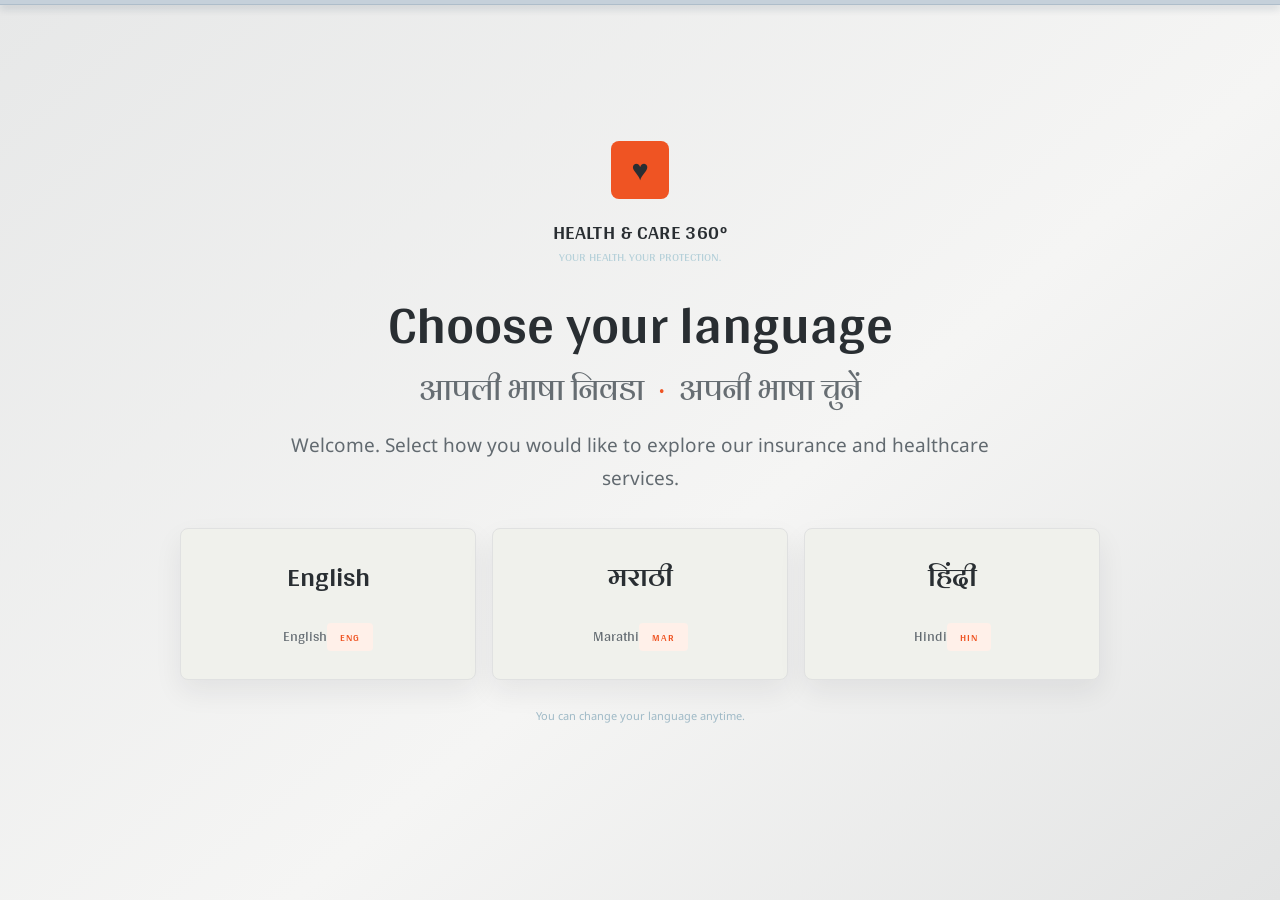
<file: index.html>
<!DOCTYPE html>
<html lang="en">
<head>
<meta charset="UTF-8">
<meta name="viewport" content="width=device-width, initial-scale=1.0">
<link rel="preconnect" href="https://fonts.googleapis.com">
<link rel="preconnect" href="https://fonts.gstatic.com" crossorigin>
<link href="https://fonts.googleapis.com/css2?family=Arya:wght@400;700&family=Noto+Sans:wght@400;500;600;700&family=Noto+Sans+Devanagari:wght@400;500;600;700&display=swap" rel="stylesheet">
<meta name="theme-color" content="#102b46">
<title>Health & Care 360° | Your Health. Your Protection.</title>
<link rel="stylesheet" href="sample1.css">
<link rel="stylesheet" href="typography.css">
<link rel="stylesheet" href="brand-refresh.css">
<style>
.service-dropdown{position:relative}.service-trigger{font-size:13px;font-weight:750;color:#42494e;padding:12px 0;display:inline-flex;gap:6px;align-items:center}.service-dropdown-panel{display:none;position:absolute;top:100%;left:-12px;min-width:210px;background:#fff;border:1px solid #dedfe0;border-radius:10px;padding:8px;box-shadow:0 14px 32px rgba(30,34,38,.14);z-index:50}.service-dropdown:hover .service-dropdown-panel,.service-dropdown:focus-within .service-dropdown-panel{display:grid}.service-dropdown-panel a{padding:10px 12px;border-radius:6px;font-size:13px!important}.service-dropdown-panel a:hover{background:#fff0e9;color:#d94317}.navlinks{gap:22px}
@media(max-width:600px){.service-dropdown-panel{position:static;box-shadow:none;border:0;padding-left:12px}.service-dropdown:focus-within .service-dropdown-panel{display:grid}}
</style><link rel="stylesheet" href="hc360-common-nav.css">
<link rel="stylesheet" href="hc360-experience.css">
</head>
<body>

<div id="languageScreen">
  <div class="language-box">
    <div class="language-mark">♥</div>
    <div class="language-brand">HEALTH & CARE 360°</div>
    <div class="langwelcome">YOUR HEALTH. YOUR PROTECTION.</div>
    <h1>Choose your language</h1>
    <div class="language-native-line">आपली भाषा निवडा <span aria-hidden="true">·</span> अपनी भाषा चुनें</div>
    <p>Welcome. Select how you would like to explore our insurance and healthcare services.</p>
    <div class="language-options">
      <button class="language-card" onclick="enterSite('en')"><span class="native">English</span><span class="english">English</span><span class="short">ENG</span></button>
      <button class="language-card" onclick="enterSite('mr')"><span class="native">मराठी</span><span class="english">Marathi</span><span class="short">MAR</span></button>
      <button class="language-card" onclick="enterSite('hi')"><span class="native">हिंदी</span><span class="english">Hindi</span><span class="short">HIN</span></button>
    </div>
    <p style="font-size:11px;margin-top:27px;color:#9eb9c6">You can change your language anytime.</p>
  </div>
</div>
<div id="site">
  <div id="hc360-language-holder" hidden><select class="langselect" id="site-lang" aria-label="Choose language" onchange="try{localStorage.setItem('hc360-language',this.value)}catch(e){};if(typeof changeLanguage==='function')changeLanguage(this.value)"><option value="en">English</option><option value="mr">मराठी</option><option value="hi">हिंदी</option></select></div>
<div id="hc360-shared-header" aria-live="off"></div>
<main>
    <section class="hero" id="home"><div class="wrap hero-inner">
      <div><div class="eyebrow" data-i="eyebrow">YOUR HEALTH. YOUR PROTECTION.</div><div class="hero-rotator" id="heroRotator" aria-live="polite">
        <h1 id="heroRotatorTitle">Good decisions begin with good guidance.</h1>
        <div class="hero-rotator-controls" aria-label="Hero message slides">
          <button class="hero-dot is-active" type="button" aria-label="Show message 1" data-slide="0"></button>
          <button class="hero-dot" type="button" aria-label="Show message 2" data-slide="1"></button>
          <span class="hero-rotator-progress"><i id="heroSlideProgress"></i></span>
        </div>
      </div><p data-i="heroDesc">Understand your options. Make informed decisions. Get support with insurance and healthcare needs for your family or organisation.</p><div class="hero-actions"><a class="btn primary" href="#services" data-i="heroPrimary">Explore our services <span>→</span></a><a class="btn outline" href="#contact" data-i="heroSecondary">Request a callback</a></div><div class="hero-note"><span><b class="check">✓</b><span data-i="note1">Personal and family guidance</span></span><span><b class="check">✓</b><span data-i="note2">Corporate healthcare solutions</span></span></div></div>
      <div class="visual"><img class="visual-photo" src="assets/family-hero.png" alt="An Indian family spending time together at home"><div class="float-card one"><b><span class="mini-icon">✚</span><span data-i="float1">Health protection</span></b><small data-i="float1sub">Understand your cover</small></div><div class="float-card two"><b><span class="mini-icon">⌂</span><span data-i="float2">Family security</span></b><small data-i="float2sub">Plan with confidence</small></div></div>
    </div></section>
    <div class="truststrip"><div class="wrap trustitems"><div class="trustitem"><strong>01</strong><span data-i="trust1">Understand your needs</span></div><div class="trustitem"><strong>02</strong><span data-i="trust2">Explore suitable options</span></div><div class="trustitem"><strong>03</strong><span data-i="trust3">Get clear explanations</span></div><div class="trustitem"><strong>04</strong><span data-i="trust4">Support beyond purchase</span></div></div></div>
    <section id="paths"><div class="wrap"><div class="section-head"><div class="kicker" data-i="pathKicker">HOW CAN WE HELP?</div><h2 data-i="pathTitle">Two clear paths. One place to start.</h2><p data-i="pathDesc">Whether you are protecting your family or looking after your workforce, find the right starting point.</p></div>
      <div class="paths">
        <article class="path-card"><div class="path-top family path-photo-card"><img src="assets/family-card.png" alt="Family spending time together"><div class="path-copy"><div class="path-symbol">👨‍👩‍👧</div><h3 data-i="familyTitle">Individual & Family</h3><p data-i="familyDesc">Protection and healthcare guidance for you and the people who matter most.</p></div></div><div class="path-bottom"><div class="service-pills"><a class="pill" href="health-insurance.html" data-i="pillHealth">Health insurance</a><a class="pill" href="life-insurance.html" data-i="pillLife">Life &amp; term</a><a class="pill" href="#services" data-i="pillMotor">Motor insurance</a></div><a class="textlink" href="#services" data-i="familyLink">Explore personal services →</a></div></article>
        <article class="path-card"><div class="path-top corporate path-photo-card"><img src="assets/corporate-card.png" alt="Modern corporate workplace"><div class="path-copy"><div class="path-symbol">🏢</div><h3 data-i="corpTitle">Corporate & Institutions</h3><p data-i="corpDesc">Employee healthcare, group protection and workplace wellness support for organisations.</p></div></div><div class="path-bottom"><div class="service-pills"><a class="pill" href="corporate-solutions.html" data-i="pillGroup">Group cover</a><a class="pill" href="ohc.html" data-i="pillOHC">OHC support</a><a class="pill" href="ohc.html" data-i="pillCamps">Health camps</a></div><a class="textlink" href="ohc.html" data-i="corpLink">Explore corporate solutions →</a></div></article>
      </div>
    </div></section>
    <section class="soft" id="services"><div class="wrap"><div class="section-head"><div class="kicker" data-i="serviceKicker">OUR SERVICES</div><h2 data-i="serviceTitle">Support across life's important needs.</h2><p data-i="serviceDesc">Start with a conversation. We help you understand the process and the questions worth asking.</p></div>
      <div class="grid3">
        <article class="service" data-card-href="health-insurance.html" tabindex="0" role="link" aria-label="Explore Health Insurance"><div class="service-icon">✚</div><h3 data-i="s1">Health Insurance</h3><p data-i="sd1">Explore individual, family and senior citizen health cover. Understand waiting periods, exclusions and key policy features.</p><a href="health-insurance.html" class="textlink" data-i="healthLearn">Explore health insurance →</a></article>
        <article class="service" data-card-href="life-insurance.html" tabindex="0" role="link" aria-label="Explore Life and Term Insurance"><div class="service-icon">♡</div><h3 data-i="s2">Life & Term Insurance</h3><p data-i="sd2">Understand life protection, term cover, nominee details and how to think about your family's financial needs.</p><a href="#contact" class="textlink" data-i="learn2">Enquire →</a></article>
        <article class="service" data-card-href="#contact" tabindex="0" role="link" aria-label="Enquire about Motor Insurance"><div class="service-icon">🚘</div><h3 data-i="s3">Motor Insurance</h3><p data-i="sd3">Get guidance on renewals, third-party and comprehensive cover, IDV, no-claim bonus and add-ons.</p><a href="#contact" class="textlink" data-i="learn3">Enquire →</a></article>
        <article class="service" data-card-href="corporate-solutions.html" tabindex="0" role="link" aria-label="Explore Corporate Healthcare"><div class="service-icon">🏥</div><h3 data-i="s4">Corporate Healthcare</h3><p data-i="sd4">Discuss employee health initiatives, group protection and healthcare requirements for your organisation.</p><a href="#contact" class="textlink" data-i="learn4">Enquire →</a></article>
        <article class="service" data-card-href="ohc.html" tabindex="0" role="link" aria-label="Explore OHC and Health Camps"><div class="service-icon">🩺</div><h3 data-i="s5">OHC & Health Camps</h3><p data-i="sd5">Explore workplace health support, employee check-ups and health camp coordination based on your requirements.</p><a href="ohc.html" class="textlink" data-i="ohcEnquire">Explore OHC &amp; camp support →</a></article>
        <article class="service"><div class="service-icon">♧</div><h3 data-i="s6">Policy & Renewal Support</h3><p data-i="sd6">Keep track of important policy dates and understand documentation and claim-process steps.</p><a href="#contact" class="textlink" data-i="learn6">Enquire →</a></article>
      </div>
    </div></section>

    <section class="workplace-showcase" id="workplace-health">
      <div class="wrap">
        <div class="workplace-heading">
          <div class="kicker" data-wh="kicker">CORPORATE HEALTH · NASHIK</div>
          <h2 data-wh="heading">Workplace health, planned around your people.</h2>
          <p data-wh="intro">Explore three ways to support employee health — from executive check-ups to pre-employment screening and on-site camps.</p>
        </div>
        <div class="workplace-tabs" role="tablist" aria-label="Workplace health services">
          <button class="workplace-tab is-active" type="button" role="tab" aria-selected="true" aria-controls="workplace-panel" data-workplace-tab="0" onclick="selectWorkplaceTab(0)"><span aria-hidden="true">♙</span><span data-wh="tab0">Executive Health Check-ups</span></button>
          <button class="workplace-tab" type="button" role="tab" aria-selected="false" aria-controls="workplace-panel" data-workplace-tab="1" onclick="selectWorkplaceTab(1)"><span aria-hidden="true">♧</span><span data-wh="tab1">Pre-Employment Screenings</span></button>
          <button class="workplace-tab" type="button" role="tab" aria-selected="false" aria-controls="workplace-panel" data-workplace-tab="2" onclick="selectWorkplaceTab(2)"><span aria-hidden="true">♧</span><span data-wh="tab2">On-Site Health Camps</span></button>
        </div>
        <div class="workplace-panel" id="workplace-panel" role="tabpanel" aria-live="polite">
          <div class="workplace-image-wrap"><img id="workplace-image" src="assets/executive-checkup.jpg" alt="Executive health check-up planning" loading="lazy"></div>
          <div class="workplace-column challenge-column"><h3><span aria-hidden="true">!</span><span data-wh="challengeTitle">COMMON CHALLENGES</span></h3><div class="workplace-list" id="workplace-challenges"></div></div>
          <div class="workplace-column approach-column"><h3><span aria-hidden="true">✓</span><span data-wh="approachTitle">A COORDINATED APPROACH</span></h3><div class="workplace-list" id="workplace-approach"></div></div>
          <p class="workplace-footnote" data-wh="note">The screening scope, providers, reports and timelines are confirmed after understanding each organisation’s requirements and local availability.</p>
        </div>
        <div class="workplace-bottom"><span data-wh="local">For organisations across Nashik district</span><a class="btn primary" href="ohc.html" data-wh="cta">Explore OHC &amp; Health Camps →</a></div>
      </div>
    </section>

    <section class="ohc-section ohc-teaser" id="ohc"><div class="wrap">
      <div class="ohc-heading"><div><div class="kicker">NASHIK · WORKPLACE HEALTH</div><h2>OHC & Health Camps for workplaces in Nashik.</h2><p>Explore occupational health planning, employee check-ups and on-site health camp options for your organisation.</p><a class="btn primary" href="ohc.html">Explore OHC &amp; Health Camps →</a></div><span class="ohc-local">Focused on Nashik district</span></div>
    </div></section>
    <section id="knowledge"><div class="wrap knowledge-layout"><div class="knowledge-copy"><div class="kicker" data-i="knowKicker">KNOWLEDGE CENTRE</div><h2 data-i="knowTitle">Learn. Understand. Decide better.</h2><p data-i="knowDesc">Insurance can feel complicated. Our learning centre will explain common terms, policy features and important questions in straightforward language.</p><a href="#contact" class="btn darkbtn" data-i="askQuestion">Ask a question</a></div><div class="article-list">
      <div class="article"><div class="article-icon">✚</div><div><b data-i="a1">Health insurance: what should you compare?</b><small data-i="as1">Waiting periods · Co-payment · Room limits · Exclusions</small></div></div>
      <div class="article"><div class="article-icon">♡</div><div><b data-i="a2">How much term insurance may your family need?</b><small data-i="as2">Income · Liabilities · Family goals · Existing cover</small></div></div>
      <div class="article"><div class="article-icon">🚘</div><div><b data-i="a3">Motor insurance explained simply</b><small data-i="as3">IDV · No-claim bonus · Add-ons · Renewal checklist</small></div></div>
      <div class="article"><div class="article-icon">▤</div><div><b data-i="a4">A simple policy renewal checklist</b><small data-i="as4">Documents · Due dates · Details to verify</small></div></div>
    </div></div></section>
    <section class="soft" id="about"><div class="wrap"><div class="section-head"><div class="kicker" data-i="howKicker">A SIMPLE PROCESS</div><h2 data-i="howTitle">Clarity at every step.</h2><p data-i="howDesc">A straightforward way to begin—without complicated forms or pressure.</p></div><div class="steps">
      <article class="step"><div class="stepnum">STEP 01</div><h3 data-i="step1">Tell us what you need</h3><p data-i="stepd1">Share whether your enquiry is about personal insurance, renewals or corporate healthcare.</p></article>
      <article class="step"><div class="stepnum">STEP 02</div><h3 data-i="step2">Discuss available options</h3><p data-i="stepd2">Have a conversation and understand relevant features, requirements and next steps.</p></article>
      <article class="step"><div class="stepnum">STEP 03</div><h3 data-i="step3">Review before you decide</h3><p data-i="stepd3">Read the official quote and policy wording, ask questions and make an informed decision.</p></article>
    </div></div></section>
    <section id="contact"><div class="wrap"><div class="cta"><div><h2 data-i="ctaTitle">Have a question? Let's talk.</h2><p data-i="ctaDesc">Tell us what you are looking for. We will help you take the next step.</p></div><a class="btn primary" href="https://wa.me/919665926095?text=Hello%2C%20I%20would%20like%20to%20know%20more%20about%20your%20services." target="_blank" rel="noopener" data-i="ctaBtn">Start a WhatsApp enquiry ↗</a></div></div></section>
  </main>
  <footer><div class="wrap"><div class="footergrid"><div><div class="footerbrand">HEALTH & CARE 360°<small data-i="footerTag">Your Health. Your Protection. Our Commitment.</small></div><p style="font-size:12px;color:#b4c6d0;line-height:1.7;max-width:340px" data-i="footerDesc">Independent guidance for insurance and healthcare enquiries. Clear information, thoughtful conversations and support through the process.</p></div><div class="footercol"><b data-i="footerServices">Services</b><a href="health-insurance.html" data-i="s1">Health Insurance</a><a href="life-insurance.html" data-i="s2">Life &amp; Term Insurance</a><a href="corporate-solutions.html" data-i="s4">Corporate Solutions</a><a href="ohc.html" data-i="s5">OHC & Health Camps</a></div><div class="footercol"><b data-i="footerExplore">Explore</b><a href="#knowledge" data-i="navKnowledge">Knowledge Centre</a><a href="ohc.html">OHC &amp; Camps</a><a href="#about" data-i="navAbout">How it works</a><a href="#contact" data-i="navContact">Contact</a><span>Nashik, Maharashtra</span></div></div><div class="disclaimer" data-i="disclaimer">This is a concept website. Insurance products, quotations, eligibility, coverage and claims are subject to insurer terms and applicable regulations. Any insurance solicitation or distribution will be undertaken only through appropriately authorised persons/entities. Healthcare services are subject to availability and qualified provider arrangements. This website does not provide medical advice.</div></div></footer>

  <div class="wa-widget" id="waWidget">
    <div class="wa-panel" id="waPanel" aria-hidden="true">
      <div class="wa-panel-head">
        <div class="wa-avatar" aria-hidden="true">♥</div>
        <div class="wa-head-copy">
          <strong>Health &amp; Care 360°</strong>
          <span data-wa="prompt">How can we help you today?</span>
        </div>
        <button class="wa-close" type="button" aria-label="Close WhatsApp menu" onclick="toggleWhatsAppMenu(false)">×</button>
      </div>
      <div class="wa-panel-body">
        <p class="wa-menu-title" data-wa="choose">Choose a service</p>
        <div class="wa-options" id="waOptions"></div>
        <p class="wa-panel-foot" data-wa="foot">WhatsApp will open with your message ready to send.</p>
      </div>
    </div>
    <button class="whatsapp" id="waToggle" type="button" aria-expanded="false" aria-controls="waPanel" onclick="toggleWhatsAppMenu()">
      <span class="wa-icon" aria-hidden="true">◉</span><span data-i="whatsapp">WhatsApp us</span><span class="wa-chevron" aria-hidden="true">⌃</span>
    </button>
  </div>
</div>
<script>
const translations={
en:{navServices:"Services",navKnowledge:"Knowledge Centre",navAbout:"How it works",navContact:"Contact",navTalk:"Talk to an advisor",eyebrow:"YOUR HEALTH. YOUR PROTECTION.",heroTitle:"Good decisions begin with good guidance.",heroDesc:"Understand your options. Make informed decisions. Get support with insurance and healthcare needs for your family or organisation.",heroPrimary:"Explore our services →",heroSecondary:"Request a callback",note1:"Personal and family guidance",note2:"Corporate healthcare solutions",float1:"Health protection",float1sub:"Understand your cover",float2:"Family security",float2sub:"Plan with confidence",trust1:"Understand your needs",trust2:"Explore suitable options",trust3:"Get clear explanations",trust4:"Support beyond purchase",pathKicker:"HOW CAN WE HELP?",pathTitle:"Two clear paths. One place to start.",pathDesc:"Whether you are protecting your family or looking after your workforce, find the right starting point.",familyTitle:"Individual & Family",familyDesc:"Protection and healthcare guidance for you and the people who matter most.",corpTitle:"Corporate & Institutions",corpDesc:"Employee healthcare, group protection and workplace wellness support for organisations.",pillHealth:"Health insurance",pillLife:"Life & term",pillMotor:"Motor insurance",pillGroup:"Group cover",pillOHC:"OHC support",pillCamps:"Health camps",familyLink:"Explore personal services →",corpLink:"Explore corporate solutions →",serviceKicker:"OUR SERVICES",serviceTitle:"Support across life's important needs.",serviceDesc:"Start with a conversation. We help you understand the process and the questions worth asking.",s1:"Health Insurance",sd1:"Explore individual, family and senior citizen health cover. Understand waiting periods, exclusions and key policy features.",s2:"Life & Term Insurance",sd2:"Understand life protection, term cover, nominee details and how to think about your family's financial needs.",s3:"Motor Insurance",sd3:"Get guidance on renewals, third-party and comprehensive cover, IDV, no-claim bonus and add-ons.",s4:"Corporate Healthcare",sd4:"Discuss employee health initiatives, group protection and healthcare requirements for your organisation.",s5:"OHC & Health Camps",sd5:"Explore workplace health support, employee check-ups and health camp coordination based on your requirements.",ohcKicker:"NASHIK · WORKPLACE HEALTH",ohcTitle:"A healthier workplace starts with a plan.",ohcIntro:"Practical occupational health support and on-site health camps for businesses, factories, offices and institutions across Nashik district.",ohcLocal:"Focused on Nashik district",ohcCard1:"Occupational Health Centre support",ohcDesc1:"Discuss the requirements for setting up or managing a workplace medical room or OHC, including staffing, basic infrastructure and referral coordination.",ohcCard2:"Employee health check-ups",ohcDesc2:"Plan pre-employment, periodic and annual health check-ups, with screening scope shaped around employee roles and workplace needs.",ohcCard3:"On-site health camps",ohcDesc3:"Coordinate workplace camps such as general health checks, blood pressure and diabetes screening, eye and dental checks, and women’s health awareness.",ohcSubTitle:"Support can be planned around your workplace.",ohcPoint1:"Workplace health needs and risk discussions",ohcPoint2:"Medical room and OHC staffing requirements",ohcPoint3:"Health awareness and employee wellness sessions",ohcPoint4:"Diagnostic and hospital partner coordination",ohcNote:"Every organisation is different. The proposed scope, qualified professionals, tests, reports, equipment and timelines will be confirmed after understanding your site and requirements. Services are subject to local provider availability and applicable rules.",ohcCtaTitle:"Planning an OHC or employee health camp in Nashik?",ohcCtaDesc:"Tell us about your workplace, approximate employee strength and the support you are exploring.",ohcCtaBtn:"Discuss your requirement →",ohcEnquire:"Explore OHC & camp support →",s6:"Policy & Renewal Support",sd6:"Keep track of important policy dates and understand documentation and claim-process steps.",learn:"Enquire →",healthLearn:"Explore →",learn2:"Enquire →",learn3:"Enquire →",learn4:"Enquire →",learn5:"Enquire →",learn6:"Enquire →",knowKicker:"KNOWLEDGE CENTRE",knowTitle:"Learn. Understand. Decide better.",knowDesc:"Insurance can feel complicated. Our learning centre will explain common terms, policy features and important questions in straightforward language.",askQuestion:"Ask a question",a1:"Health insurance: what should you compare?",as1:"Waiting periods · Co-payment · Room limits · Exclusions",a2:"How much term insurance may your family need?",as2:"Income · Liabilities · Family goals · Existing cover",a3:"Motor insurance explained simply",as3:"IDV · No-claim bonus · Add-ons · Renewal checklist",a4:"A simple policy renewal checklist",as4:"Documents · Due dates · Details to verify",howKicker:"A SIMPLE PROCESS",howTitle:"Clarity at every step.",howDesc:"A straightforward way to begin—without complicated forms or pressure.",step1:"Tell us what you need",stepd1:"Share whether your enquiry is about personal insurance, renewals or corporate healthcare.",step2:"Discuss available options",stepd2:"Have a conversation and understand relevant features, requirements and next steps.",step3:"Review before you decide",stepd3:"Read the official quote and policy wording, ask questions and make an informed decision.",ctaTitle:"Have a question? Let's talk.",ctaDesc:"Tell us what you are looking for. We will help you take the next step.",ctaBtn:"Start a WhatsApp enquiry ↗",footerTag:"Your Health. Your Protection. Our Commitment.",footerDesc:"Independent guidance for insurance and healthcare enquiries. Clear information, thoughtful conversations and support through the process.",footerServices:"Services",footerExplore:"Explore",disclaimer:"This is a concept website. Insurance products, quotations, eligibility, coverage and claims are subject to insurer terms and applicable regulations. Any insurance solicitation or distribution will be undertaken only through appropriately authorised persons/entities. Healthcare services are subject to availability and qualified provider arrangements. This website does not provide medical advice.",whatsapp:"WhatsApp us"},
mr:{navServices:"सेवा",navKnowledge:"माहिती केंद्र",navAbout:"कार्यपद्धती",navContact:"संपर्क",navTalk:"सल्लागाराशी बोला",eyebrow:"तुमचे आरोग्य. तुमचे संरक्षण.",heroTitle:"चांगले निर्णय योग्य मार्गदर्शनातून सुरू होतात.",heroDesc:"तुमचे पर्याय समजून घ्या आणि विचारपूर्वक निर्णय घ्या. तुमच्या कुटुंबासाठी किंवा संस्थेसाठी विमा व आरोग्यविषयक मार्गदर्शन मिळवा.",heroPrimary:"आमच्या सेवा पाहा →",heroSecondary:"कॉलसाठी विनंती करा",note1:"वैयक्तिक आणि कौटुंबिक मार्गदर्शन",note2:"कॉर्पोरेट आरोग्य सुविधा",float1:"आरोग्य संरक्षण",float1sub:"तुमचे कव्हर समजून घ्या",float2:"कुटुंबाची सुरक्षितता",float2sub:"आत्मविश्वासाने नियोजन करा",trust1:"तुमच्या गरजा समजून घ्या",trust2:"योग्य पर्याय जाणून घ्या",trust3:"स्पष्ट माहिती मिळवा",trust4:"पॉलिसीनंतरही मदत",pathKicker:"आम्ही कशी मदत करू?",pathTitle:"दोन सोपे पर्याय. सुरुवात एकाच ठिकाणाहून.",pathDesc:"तुमच्या कुटुंबाचे संरक्षण असो किंवा कर्मचाऱ्यांची काळजी—योग्य पर्याय निवडा.",familyTitle:"वैयक्तिक आणि कुटुंब",familyDesc:"तुमच्यासाठी आणि तुमच्या प्रियजनांसाठी विमा व आरोग्य मार्गदर्शन.",corpTitle:"कॉर्पोरेट आणि संस्था",corpDesc:"कर्मचारी आरोग्य, समूह संरक्षण आणि कार्यस्थळ वेलनेस सुविधा.",pillHealth:"आरोग्य विमा",pillLife:"जीवन व टर्म",pillMotor:"मोटर विमा",pillGroup:"समूह विमा",pillOHC:"OHC सुविधा",pillCamps:"आरोग्य शिबिरे",familyLink:"वैयक्तिक सेवा पाहा →",corpLink:"कॉर्पोरेट सेवा पाहा →",serviceKicker:"आमच्या सेवा",serviceTitle:"जीवनातील महत्त्वाच्या गरजांसाठी मदत.",serviceDesc:"संवादातून सुरुवात करा. प्रक्रिया आणि महत्त्वाचे प्रश्न समजून घेण्यासाठी आम्ही मदत करू.",s1:"आरोग्य विमा",sd1:"वैयक्तिक, कौटुंबिक आणि ज्येष्ठ नागरिकांसाठी आरोग्य विम्याचे पर्याय समजून घ्या. प्रतीक्षा कालावधी, अपवाद आणि महत्त्वाच्या अटी जाणून घ्या.",s2:"जीवन आणि टर्म विमा",sd2:"जीवन संरक्षण, टर्म कव्हर, नॉमिनीची माहिती आणि कुटुंबाच्या आर्थिक गरजांचा विचार कसा करावा हे समजून घ्या.",s3:"मोटर विमा",sd3:"नूतनीकरण, थर्ड पार्टी व सर्वसमावेशक विमा, IDV, नो-क्लेम बोनस आणि अतिरिक्त सुविधांबद्दल मार्गदर्शन.",s4:"कॉर्पोरेट आरोग्य सेवा",sd4:"कर्मचारी आरोग्य उपक्रम, समूह संरक्षण आणि संस्थेच्या आरोग्यविषयक गरजांवर चर्चा करा.",s5:"OHC आणि आरोग्य शिबिरे",sd5:"कार्यस्थळ आरोग्य सुविधा, कर्मचारी तपासणी आणि आरोग्य शिबिरांच्या नियोजनाबद्दल जाणून घ्या.",ohcKicker:"नाशिक · कार्यस्थळ आरोग्य",ohcTitle:"निरोगी कार्यस्थळाची सुरुवात योग्य नियोजनातून.",ohcIntro:"नाशिक जिल्ह्यातील उद्योग, कारखाने, कार्यालये आणि संस्थांसाठी कार्यस्थळ आरोग्य सुविधा व आरोग्य शिबिरांचे नियोजन.",ohcLocal:"नाशिक जिल्ह्यावर लक्ष केंद्रित",ohcCard1:"व्यावसायिक आरोग्य केंद्र (OHC) सहाय्य",ohcDesc1:"कार्यस्थळावरील वैद्यकीय कक्ष किंवा OHC उभारणी अथवा व्यवस्थापनासाठी कर्मचारी, मूलभूत सुविधा आणि रुग्णालय समन्वय याबाबत चर्चा करा.",ohcCard2:"कर्मचारी आरोग्य तपासणी",ohcDesc2:"नोकरीपूर्व, नियमित आणि वार्षिक आरोग्य तपासण्यांचे नियोजन करा. तपासण्यांचा प्रकार कर्मचाऱ्यांच्या कामाच्या स्वरूपानुसार ठरवता येईल.",ohcCard3:"कार्यस्थळावरील आरोग्य शिबिरे",ohcDesc3:"सामान्य आरोग्य तपासणी, रक्तदाब व मधुमेह तपासणी, नेत्र व दंत तपासणी आणि महिला आरोग्य जागरूकता शिबिरांचे समन्वय करा.",ohcSubTitle:"तुमच्या कार्यस्थळाच्या गरजेनुसार नियोजन.",ohcPoint1:"कार्यस्थळाच्या आरोग्यविषयक गरजा व जोखीम याबाबत चर्चा",ohcPoint2:"वैद्यकीय कक्ष आणि OHC कर्मचारी आवश्यकता",ohcPoint3:"आरोग्य जागरूकता व कर्मचारी वेलनेस सत्रे",ohcPoint4:"निदान केंद्रे व रुग्णालयांशी समन्वय",ohcNote:"प्रत्येक संस्थेच्या गरजा वेगळ्या असतात. जागेची पाहणी व आवश्यकता समजल्यानंतर सेवा, पात्र वैद्यकीय कर्मचारी, तपासण्या, अहवाल, उपकरणे आणि वेळापत्रक निश्चित केले जातील. सेवा स्थानिक उपलब्धता आणि लागू नियमांनुसार असतील.",ohcCtaTitle:"नाशिकमध्ये OHC किंवा कर्मचारी आरोग्य शिबिराचे नियोजन आहे?",ohcCtaDesc:"तुमच्या कार्यस्थळाबद्दल, अंदाजे कर्मचारी संख्येबद्दल आणि अपेक्षित मदतीबद्दल सांगा.",ohcCtaBtn:"तुमच्या गरजेबद्दल चर्चा करा →",ohcEnquire:"OHC व आरोग्य शिबिर सहाय्य पाहा →",s6:"पॉलिसी आणि नूतनीकरण मदत",sd6:"महत्त्वाच्या पॉलिसी तारखा लक्षात ठेवा आणि कागदपत्रे व क्लेम प्रक्रियेतील टप्पे समजून घ्या.",learn:"चौकशी करा →",healthLearn:"अधिक जाणून घ्या →",learn2:"चौकशी करा →",learn3:"चौकशी करा →",learn4:"चौकशी करा →",learn5:"चौकशी करा →",learn6:"चौकशी करा →",knowKicker:"माहिती केंद्र",knowTitle:"शिका. समजून घ्या. योग्य निर्णय घ्या.",knowDesc:"विम्याची भाषा गुंतागुंतीची वाटू शकते. सामान्य संज्ञा, पॉलिसीच्या अटी आणि महत्त्वाचे प्रश्न सोप्या भाषेत समजावून सांगणारे माहिती केंद्र.",askQuestion:"प्रश्न विचारा",a1:"आरोग्य विम्याची तुलना करताना काय पाहावे?",as1:"प्रतीक्षा कालावधी · सहभरणा · रूम मर्यादा · अपवाद",a2:"कुटुंबासाठी किती टर्म विमा आवश्यक असू शकतो?",as2:"उत्पन्न · कर्जे · कौटुंबिक उद्दिष्टे · विद्यमान कव्हर",a3:"मोटर विमा सोप्या भाषेत",as3:"IDV · नो-क्लेम बोनस · अतिरिक्त सुविधा · नूतनीकरण",a4:"पॉलिसी नूतनीकरणासाठी सोपी यादी",as4:"कागदपत्रे · देय तारखा · तपासायची माहिती",howKicker:"सोपी प्रक्रिया",howTitle:"प्रत्येक टप्प्यावर स्पष्टता.",howDesc:"कठीण फॉर्म किंवा दबाव न ठेवता सुरुवात करण्याचा सोपा मार्ग.",step1:"तुमची गरज सांगा",stepd1:"वैयक्तिक विमा, नूतनीकरण किंवा कॉर्पोरेट आरोग्य यापैकी कोणती मदत हवी ते सांगा.",step2:"उपलब्ध पर्यायांवर चर्चा",stepd2:"योग्य वैशिष्ट्ये, आवश्यकता आणि पुढील टप्पे समजून घ्या.",step3:"निर्णयापूर्वी तपासणी करा",stepd3:"अधिकृत कोट आणि पॉलिसीच्या अटी वाचा, प्रश्न विचारा आणि विचारपूर्वक निर्णय घ्या.",ctaTitle:"काही प्रश्न आहेत? चला बोलूया.",ctaDesc:"तुमची गरज सांगा. पुढील टप्प्यासाठी आम्ही मदत करू.",ctaBtn:"WhatsApp वर चौकशी करा ↗",footerTag:"तुमचे आरोग्य. तुमचे संरक्षण. आमची बांधिलकी.",footerDesc:"विमा आणि आरोग्यविषयक चौकशीसाठी स्वतंत्र मार्गदर्शन. स्पष्ट माहिती, विचारपूर्वक संवाद आणि प्रक्रियेत मदत.",footerServices:"सेवा",footerExplore:"अधिक माहिती",disclaimer:"ही वेबसाइट संकल्पना आहे. विमा उत्पादने, कोटेशन, पात्रता, कव्हरेज आणि क्लेम हे विमा कंपनीच्या अटी व लागू नियमांनुसार असतात. विमा विक्री किंवा वितरण केवळ योग्य अधिकृत व्यक्ती/संस्थेमार्फत केले जाईल. आरोग्य सेवा उपलब्धता आणि पात्र सेवा पुरवठादारांवर अवलंबून आहेत. ही वेबसाइट वैद्यकीय सल्ला देत नाही.",whatsapp:"WhatsApp वर संपर्क करा"},
hi:{navServices:"सेवाएँ",navKnowledge:"ज्ञान केंद्र",navAbout:"कार्यप्रणाली",navContact:"संपर्क",navTalk:"सलाहकार से बात करें",eyebrow:"आपका स्वास्थ्य। आपकी सुरक्षा।",heroTitle:"अच्छे फैसले सही मार्गदर्शन से शुरू होते हैं।",heroDesc:"अपने विकल्प समझें और सोच-समझकर निर्णय लें। अपने परिवार या संस्था की बीमा और स्वास्थ्य संबंधी जरूरतों के लिए सहायता पाएँ।",heroPrimary:"हमारी सेवाएँ देखें →",heroSecondary:"कॉल का अनुरोध करें",note1:"व्यक्तिगत और पारिवारिक मार्गदर्शन",note2:"कॉर्पोरेट स्वास्थ्य समाधान",float1:"स्वास्थ्य सुरक्षा",float1sub:"अपना कवरेज समझें",float2:"परिवार की सुरक्षा",float2sub:"आत्मविश्वास से योजना बनाएँ",trust1:"अपनी जरूरत समझें",trust2:"उपयुक्त विकल्प जानें",trust3:"स्पष्ट जानकारी पाएँ",trust4:"पॉलिसी के बाद भी सहायता",pathKicker:"हम कैसे मदद कर सकते हैं?",pathTitle:"दो स्पष्ट विकल्प। शुरुआत एक ही जगह से।",pathDesc:"अपने परिवार की सुरक्षा हो या कर्मचारियों की देखभाल—सही शुरुआत चुनें।",familyTitle:"व्यक्ति एवं परिवार",familyDesc:"आपके और आपके प्रियजनों के लिए बीमा और स्वास्थ्य मार्गदर्शन।",corpTitle:"कॉर्पोरेट एवं संस्थान",corpDesc:"कर्मचारी स्वास्थ्य, समूह सुरक्षा और कार्यस्थल वेलनेस सहायता।",pillHealth:"स्वास्थ्य बीमा",pillLife:"जीवन एवं टर्म",pillMotor:"मोटर बीमा",pillGroup:"समूह कवर",pillOHC:"OHC सहायता",pillCamps:"स्वास्थ्य शिविर",familyLink:"व्यक्तिगत सेवाएँ देखें →",corpLink:"कॉर्पोरेट समाधान देखें →",serviceKicker:"हमारी सेवाएँ",serviceTitle:"जीवन की महत्वपूर्ण जरूरतों के लिए सहायता।",serviceDesc:"बातचीत से शुरुआत करें। प्रक्रिया और सही सवाल समझने में हम आपकी मदद करेंगे।",s1:"स्वास्थ्य बीमा",sd1:"व्यक्तिगत, परिवार और वरिष्ठ नागरिकों के स्वास्थ्य कवर के विकल्प समझें। प्रतीक्षा अवधि, अपवाद और जरूरी पॉलिसी विशेषताएँ जानें।",s2:"जीवन एवं टर्म बीमा",sd2:"जीवन सुरक्षा, टर्म कवर, नॉमिनी विवरण और परिवार की आर्थिक जरूरतों पर विचार करना समझें।",s3:"मोटर बीमा",sd3:"नवीनीकरण, थर्ड पार्टी और व्यापक कवर, IDV, नो-क्लेम बोनस और ऐड-ऑन पर मार्गदर्शन पाएँ।",s4:"कॉर्पोरेट स्वास्थ्य सेवाएँ",sd4:"कर्मचारी स्वास्थ्य पहल, समूह सुरक्षा और संस्था की स्वास्थ्य जरूरतों पर चर्चा करें।",s5:"OHC एवं स्वास्थ्य शिविर",sd5:"कार्यस्थल स्वास्थ्य सहायता, कर्मचारी जांच और स्वास्थ्य शिविर आयोजन के विकल्प जानें।",ohcKicker:"नाशिक · कार्यस्थल स्वास्थ्य",ohcTitle:"स्वस्थ कार्यस्थल की शुरुआत सही योजना से होती है।",ohcIntro:"नाशिक जिले के उद्योगों, कारखानों, कार्यालयों और संस्थानों के लिए कार्यस्थल स्वास्थ्य सहायता और स्वास्थ्य शिविरों की योजना।",ohcLocal:"नाशिक जिले पर केंद्रित",ohcCard1:"ऑक्यूपेशनल हेल्थ सेंटर (OHC) सहायता",ohcDesc1:"कार्यस्थल पर मेडिकल रूम या OHC की स्थापना अथवा प्रबंधन के लिए स्टाफ, बुनियादी सुविधाओं और अस्पताल समन्वय की जरूरतों पर चर्चा करें।",ohcCard2:"कर्मचारी स्वास्थ्य जांच",ohcDesc2:"नौकरी से पहले, नियमित और वार्षिक स्वास्थ्य जांच की योजना बनाएँ। जांच का दायरा कर्मचारियों की भूमिका और कार्यस्थल की जरूरतों के अनुसार तय किया जा सकता है।",ohcCard3:"कार्यस्थल पर स्वास्थ्य शिविर",ohcDesc3:"सामान्य स्वास्थ्य जांच, रक्तचाप और मधुमेह स्क्रीनिंग, आंखों और दांतों की जांच तथा महिला स्वास्थ्य जागरूकता शिविरों का समन्वय करें।",ohcSubTitle:"आपके कार्यस्थल की जरूरतों के अनुसार योजना।",ohcPoint1:"कार्यस्थल की स्वास्थ्य जरूरतों और जोखिमों पर चर्चा",ohcPoint2:"मेडिकल रूम और OHC स्टाफ की आवश्यकताएँ",ohcPoint3:"स्वास्थ्य जागरूकता और कर्मचारी वेलनेस सत्र",ohcPoint4:"डायग्नोस्टिक और अस्पताल भागीदारों के साथ समन्वय",ohcNote:"हर संस्था की जरूरत अलग होती है। साइट और आवश्यकताओं को समझने के बाद सेवाओं का दायरा, योग्य मेडिकल स्टाफ, जांच, रिपोर्ट, उपकरण और समय-सीमा तय की जाएगी। सेवाएँ स्थानीय उपलब्धता और लागू नियमों के अधीन होंगी।",ohcCtaTitle:"नाशिक में OHC या कर्मचारी स्वास्थ्य शिविर की योजना है?",ohcCtaDesc:"अपने कार्यस्थल, कर्मचारियों की अनुमानित संख्या और अपेक्षित सहायता के बारे में बताएँ।",ohcCtaBtn:"अपनी जरूरत पर चर्चा करें →",ohcEnquire:"OHC और स्वास्थ्य शिविर सहायता देखें →",s6:"पॉलिसी एवं नवीनीकरण सहायता",sd6:"महत्वपूर्ण पॉलिसी तारीखें याद रखें और दस्तावेज़ तथा क्लेम प्रक्रिया के चरण समझें।",learn:"पूछताछ करें →",healthLearn:"और जानें →",learn2:"पूछताछ करें →",learn3:"पूछताछ करें →",learn4:"पूछताछ करें →",learn5:"पूछताछ करें →",learn6:"पूछताछ करें →",knowKicker:"ज्ञान केंद्र",knowTitle:"सीखें। समझें। बेहतर निर्णय लें।",knowDesc:"बीमा जटिल लग सकता है। हमारा ज्ञान केंद्र सामान्य शब्दों, पॉलिसी विशेषताओं और जरूरी सवालों को सरल भाषा में समझाएगा।",askQuestion:"सवाल पूछें",a1:"स्वास्थ्य बीमा की तुलना करते समय क्या देखें?",as1:"प्रतीक्षा अवधि · सह-भुगतान · रूम सीमा · अपवाद",a2:"परिवार को कितने टर्म बीमा की जरूरत हो सकती है?",as2:"आय · देनदारियाँ · पारिवारिक लक्ष्य · मौजूदा कवर",a3:"मोटर बीमा आसान भाषा में",as3:"IDV · नो-क्लेम बोनस · ऐड-ऑन · नवीनीकरण सूची",a4:"पॉलिसी नवीनीकरण की सरल चेकलिस्ट",as4:"दस्तावेज़ · देय तारीखें · जाँचने योग्य विवरण",howKicker:"सरल प्रक्रिया",howTitle:"हर कदम पर स्पष्टता।",howDesc:"जटिल फॉर्म या दबाव के बिना शुरुआत करने का आसान तरीका।",step1:"अपनी जरूरत बताएँ",stepd1:"बताएँ कि आपको व्यक्तिगत बीमा, नवीनीकरण या कॉर्पोरेट स्वास्थ्य में किस तरह की मदद चाहिए।",step2:"उपलब्ध विकल्पों पर चर्चा करें",stepd2:"संबंधित विशेषताएँ, आवश्यकताएँ और अगले कदम समझें।",step3:"निर्णय से पहले समीक्षा करें",stepd3:"आधिकारिक कोट और पॉलिसी शर्तें पढ़ें, सवाल पूछें और सोच-समझकर निर्णय लें।",ctaTitle:"कोई सवाल है? बात करते हैं।",ctaDesc:"बताएँ कि आप क्या खोज रहे हैं। अगले कदम में हम आपकी मदद करेंगे।",ctaBtn:"WhatsApp पर पूछताछ करें ↗",footerTag:"आपका स्वास्थ्य। आपकी सुरक्षा। हमारी प्रतिबद्धता।",footerDesc:"बीमा और स्वास्थ्य संबंधी पूछताछ के लिए स्वतंत्र मार्गदर्शन। स्पष्ट जानकारी, सार्थक बातचीत और प्रक्रिया में सहायता।",footerServices:"सेवाएँ",footerExplore:"जानकारी",disclaimer:"यह एक वेबसाइट अवधारणा है। बीमा उत्पाद, कोटेशन, पात्रता, कवरेज और क्लेम बीमाकर्ता की शर्तों और लागू नियमों के अधीन हैं। बीमा की बिक्री या वितरण केवल उचित रूप से अधिकृत व्यक्ति/संस्था द्वारा किया जाएगा। स्वास्थ्य सेवाएँ उपलब्धता और योग्य सेवा प्रदाताओं पर निर्भर हैं। यह वेबसाइट चिकित्सा सलाह नहीं देती।",whatsapp:"WhatsApp पर संपर्क करें"}
};
let currentLang='en';
// Start the hero animation after the language chooser is dismissed.
function enterSite(lang){
  currentLang=lang;
  try{localStorage.setItem('hc360-language',lang)}catch(e){}
  document.getElementById('languageScreen').style.display='none';
  document.getElementById('site').style.display='block';
  document.querySelector('.langselect').value=lang;
  applyLang(lang);
  document.body.classList.remove('site-entered');
  void document.body.offsetWidth;
  document.body.classList.add('site-entered');
  setupScrollReveals();
  window.scrollTo(0,0);
}
function changeLanguage(lang){currentLang=lang;try{localStorage.setItem('hc360-language',lang)}catch(e){}applyLang(lang)}
function applyLang(lang){const t=translations[lang]||translations.en;document.documentElement.lang=lang;document.querySelectorAll('[data-i]').forEach(el=>{const key=el.getAttribute('data-i');if(t[key])el.textContent=t[key]});const heroTitle=document.getElementById('heroRotatorTitle');if(heroTitle){heroTitle.textContent=lang==='mr'?'चांगले निर्णय योग्य मार्गदर्शनातून सुरू होतात.':lang==='hi'?'अच्छे फैसले सही मार्गदर्शन से शुरू होते हैं.':'Good decisions begin with good guidance.';}if(typeof renderWhatsAppMenu==='function')renderWhatsAppMenu();if(typeof renderWorkplacePanel==='function')renderWorkplacePanel();}

// Observe sections after the homepage is made visible, so reveals work after language selection.
function setupScrollReveals(){
  if (!('IntersectionObserver' in window) || window.matchMedia('(prefers-reduced-motion: reduce)').matches) return;
  document.documentElement.classList.add('reveal-ready');
  const revealTargets=document.querySelectorAll('main > section, .path-card, .service, .article, .step, .cta');
  revealTargets.forEach((el,i)=>{el.classList.add('reveal');el.style.transitionDelay=(i%4)*85+'ms';});
  const observer=new IntersectionObserver((entries,obs)=>{
    entries.forEach(entry=>{if(entry.isIntersecting){entry.target.classList.add('is-visible');obs.unobserve(entry.target);}});
  },{threshold:0.10,rootMargin:'0px 0px -30px 0px'});
  revealTargets.forEach(el=>observer.observe(el));
}


const waCatalog = {
  en: {
    prompt:"How can we help you today?", choose:"Choose a service",
    foot:"WhatsApp will open with your message ready to send.",
    items:[
      ["health","♥","Health insurance","Hello, I would like to know more about health insurance."],
      ["life","▣","Term / life insurance","Hello, I would like information about term and life insurance."],
      ["motor","◇","Motor insurance","Hello, I would like information about motor insurance."],
      ["corporate","▥","Corporate healthcare","Hello, I would like to discuss corporate healthcare services."],
      ["ohc","＋","OHC & health camps","Hello, I would like to discuss OHC services or an employee health camp in Nashik."],
      ["renewal","↻","Policy renewal","Hello, I need assistance with my policy renewal."],
      ["other","✉","Other enquiry","Hello, I have an enquiry about your services."]
    ]
  },
  mr: {
    prompt:"आम्ही आपली कशी मदत करू शकतो?", choose:"सेवा निवडा",
    foot:"तुमचा संदेश तयार असेल. पाठवण्यासाठी WhatsApp उघडेल.",
    items:[
      ["health","♥","आरोग्य विमा","नमस्कार, मला आरोग्य विम्याबद्दल अधिक माहिती हवी आहे."],
      ["life","▣","टर्म / जीवन विमा","नमस्कार, मला टर्म आणि जीवन विम्याबद्दल माहिती हवी आहे."],
      ["motor","◇","मोटार विमा","नमस्कार, मला मोटार विम्याबद्दल माहिती हवी आहे."],
      ["corporate","▥","कॉर्पोरेट आरोग्य सेवा","नमस्कार, मला कॉर्पोरेट आरोग्य सेवांबद्दल चर्चा करायची आहे."],
      ["ohc","＋","OHC आणि आरोग्य शिबिरे","नमस्कार, मला नाशिकमधील OHC सेवा किंवा कर्मचारी आरोग्य शिबिराबद्दल चर्चा करायची आहे."],
      ["renewal","↻","पॉलिसी नूतनीकरण","नमस्कार, मला माझ्या पॉलिसीच्या नूतनीकरणासाठी मदत हवी आहे."],
      ["other","✉","इतर चौकशी","नमस्कार, मला आपल्या सेवांबद्दल चौकशी करायची आहे."]
    ]
  },
  hi: {
    prompt:"हम आपकी कैसे मदद कर सकते हैं?", choose:"एक सेवा चुनें",
    foot:"आपका संदेश तैयार रहेगा। भेजने के लिए WhatsApp खुलेगा।",
    items:[
      ["health","♥","स्वास्थ्य बीमा","नमस्कार, मुझे स्वास्थ्य बीमा के बारे में अधिक जानकारी चाहिए।"],
      ["life","▣","टर्म / जीवन बीमा","नमस्कार, मुझे टर्म और जीवन बीमा के बारे में जानकारी चाहिए।"],
      ["motor","◇","मोटर बीमा","नमस्कार, मुझे मोटर बीमा के बारे में जानकारी चाहिए।"],
      ["corporate","▥","कॉर्पोरेट स्वास्थ्य सेवाएँ","नमस्कार, मैं कॉर्पोरेट स्वास्थ्य सेवाओं पर चर्चा करना चाहता/चाहती हूँ।"],
      ["renewal","↻","पॉलिसी नवीनीकरण","नमस्कार, मुझे अपनी पॉलिसी के नवीनीकरण में सहायता चाहिए।"],
      ["other","✉","अन्य पूछताछ","नमस्कार, मुझे आपकी सेवाओं के बारे में पूछताछ करनी है।"]
    ]
  }
};
function renderWhatsAppMenu(){
  const lang = (typeof currentLang !== "undefined" && waCatalog[currentLang]) ? currentLang : "en";
  const data = waCatalog[lang];
  document.querySelectorAll("[data-wa]").forEach(el => {
    const key = el.getAttribute("data-wa");
    if (data[key]) el.textContent = data[key];
  });
  const options = document.getElementById("waOptions");
  if (!options) return;
  options.innerHTML = data.items.map(item =>
    `<button class="wa-option" type="button" onclick="sendWhatsAppEnquiry('${item[0]}')"><span class="wa-option-icon" aria-hidden="true">${item[1]}</span><span>${item[2]}</span></button>`
  ).join("");
}
function toggleWhatsAppMenu(force){
  const widget = document.getElementById("waWidget");
  const panel = document.getElementById("waPanel");
  const toggle = document.getElementById("waToggle");
  if (!widget || !panel || !toggle) return;
  const open = (typeof force === "boolean") ? force : !widget.classList.contains("is-open");
  widget.classList.toggle("is-open", open);
  panel.setAttribute("aria-hidden", String(!open));
  toggle.setAttribute("aria-expanded", String(open));
  if (open) renderWhatsAppMenu();
}
function sendWhatsAppEnquiry(key){
  const lang = (typeof currentLang !== "undefined" && waCatalog[currentLang]) ? currentLang : "en";
  const item = waCatalog[lang].items.find(x => x[0] === key);
  if (!item) return;
  const url = "https://wa.me/919665926095?text=" + encodeURIComponent(item[3]);
  window.open(url, "_blank", "noopener,noreferrer");
  toggleWhatsAppMenu(false);
}

const workplaceCopy={
 en:{kicker:'CORPORATE HEALTH · NASHIK',heading:'Workplace health, planned around your people.',intro:'Explore three ways to support employee health — from executive check-ups to pre-employment screening and on-site camps.',tabs:['Executive Health Check-ups','Pre-Employment Screenings','On-Site Health Camps'],challenge:'COMMON CHALLENGES',approach:'A COORDINATED APPROACH',note:'The screening scope, providers, reports and timelines are confirmed after understanding each organisation’s requirements and local availability.',local:'For organisations across Nashik district',cta:'Explore OHC & Health Camps →',items:[
  {image:'assets/executive-checkup.jpg',alt:'Illustration of an executive planning health check-ups',left:['One-size-fits-all packages may miss individual needs.','Employees may be unsure which tests are relevant.','Time away from work can disrupt schedules.','Reports may arrive in different formats.'],right:['Discuss check-up packages suited to employee groups.','Agree the screening scope with qualified providers.','Coordinate appointments around work schedules.','Plan clear report handover and follow-up.']},
  {image:'assets/pre-employment.jpg',alt:'Illustration of candidates attending a workplace interview',left:['Delayed reports can slow the joining process.','Test scope may not match the role.','HR may need to follow up with multiple providers.','Records can be difficult to track.'],right:['Discuss role-aware screening requirements.','Coordinate with qualified diagnostic partners.','Keep HR informed about agreed process stages.','Arrange report handover through the provider.']},
  {image:'assets/onsite-camp.jpg',alt:'Illustration of an on-site employee health camp',left:['Employees may miss off-site appointments.','Shift schedules can make participation difficult.','Multiple providers can add coordination work.','Low participation can limit camp value.'],right:['Plan health camps at the workplace.','Choose timings around shifts and site needs.','Agree available screening options in advance.','Review participation and provider summaries.']}
 ]},
 mr:{kicker:'कॉर्पोरेट आरोग्य · नाशिक',heading:'कर्मचाऱ्यांच्या गरजांनुसार कार्यस्थळ आरोग्य नियोजन.',intro:'कार्यकारी आरोग्य तपासणीपासून नोकरीपूर्व तपासणी आणि कार्यस्थळावरील आरोग्य शिबिरांपर्यंतचे पर्याय पाहा.',tabs:['कार्यकारी आरोग्य तपासणी','नोकरीपूर्व आरोग्य तपासणी','कार्यस्थळ आरोग्य शिबिरे'],challenge:'सामान्य अडचणी',approach:'समन्वयित नियोजन',note:'प्रत्येक संस्थेच्या गरजा आणि स्थानिक उपलब्धता समजल्यानंतर तपासण्यांचा प्रकार, सेवा पुरवठादार, अहवाल आणि वेळापत्रक निश्चित केले जाईल.',local:'नाशिक जिल्ह्यातील संस्थांसाठी',cta:'OHC आणि आरोग्य शिबिरे पाहा →',items:[
  {image:'assets/executive-checkup.jpg',alt:'कार्यकारी आरोग्य तपासणीचे नियोजन',left:['सर्वांसाठी एकच पॅकेज वैयक्तिक गरजा लक्षात घेऊ शकत नाही.','कोणत्या तपासण्या आवश्यक आहेत याबद्दल संभ्रम असू शकतो.','कामातून वेळ काढणे कठीण जाऊ शकते.','अहवाल वेगवेगळ्या स्वरूपात मिळू शकतात.'],right:['कर्मचारी गटांनुसार तपासणी पॅकेजबद्दल चर्चा.','पात्र सेवा पुरवठादारांसोबत तपासण्यांचा प्रकार ठरवणे.','कामाच्या वेळेनुसार अपॉइंटमेंटचे समन्वय.','अहवाल आणि पुढील मार्गदर्शनाची व्यवस्था.']},
  {image:'assets/pre-employment.jpg',alt:'नोकरीपूर्व तपासणीसाठी आलेले उमेदवार',left:['अहवाल उशिरा मिळाल्यास रुजू होण्यास विलंब होऊ शकतो.','तपासण्यांचा प्रकार पदाच्या गरजांशी जुळेलच असे नाही.','HR ला अनेक सेवा पुरवठादारांशी पाठपुरावा करावा लागू शकतो.','नोंदी व्यवस्थित ठेवणे कठीण जाऊ शकते.'],right:['पदाच्या स्वरूपानुसार तपासणीच्या गरजांवर चर्चा.','पात्र निदान केंद्रांशी समन्वय.','ठरलेल्या प्रक्रियेबाबत HR ला माहिती देणे.','सेवा पुरवठादारामार्फत अहवाल मिळवण्याची व्यवस्था.']},
  {image:'assets/onsite-camp.jpg',alt:'कार्यस्थळावरील आरोग्य शिबिर',left:['कर्मचारी बाहेरील अपॉइंटमेंटला जाऊ शकत नाहीत.','शिफ्टमुळे सहभागाचे नियोजन कठीण होऊ शकते.','अनेक सेवा पुरवठादारांमुळे समन्वय वाढू शकतो.','कमी सहभागामुळे शिबिराचा फायदा मर्यादित राहू शकतो.'],right:['कार्यस्थळी आरोग्य शिबिराचे नियोजन.','शिफ्ट आणि ठिकाणानुसार वेळ ठरवणे.','उपलब्ध तपासण्यांचे पर्याय आधी निश्चित करणे.','सहभाग आणि सेवा पुरवठादारांच्या अहवालाचा आढावा.']}
 ]},
 hi:{kicker:'कॉर्पोरेट स्वास्थ्य · नाशिक',heading:'कर्मचारियों की जरूरतों के अनुसार कार्यस्थल स्वास्थ्य योजना।',intro:'एग्जीक्यूटिव हेल्थ चेक-अप, नौकरी से पहले की जांच और कार्यस्थल पर स्वास्थ्य शिविरों के विकल्प देखें।',tabs:['एग्जीक्यूटिव हेल्थ चेक-अप','नौकरी से पहले की जांच','कार्यस्थल स्वास्थ्य शिविर'],challenge:'आम चुनौतियाँ',approach:'समन्वित योजना',note:'हर संस्था की जरूरत और स्थानीय उपलब्धता समझने के बाद जांच का दायरा, सेवा प्रदाता, रिपोर्ट और समय-सीमा तय की जाएगी।',local:'नाशिक जिले की संस्थाओं के लिए',cta:'OHC और स्वास्थ्य शिविर देखें →',items:[
  {image:'assets/executive-checkup.jpg',alt:'एग्जीक्यूटिव हेल्थ चेक-अप की योजना',left:['एक जैसा पैकेज हर व्यक्ति की जरूरत पूरी नहीं कर सकता।','कौन-सी जांच जरूरी है, इसे लेकर भ्रम हो सकता है।','काम से समय निकालना मुश्किल हो सकता है।','रिपोर्ट अलग-अलग प्रारूप में मिल सकती हैं।'],right:['कर्मचारी समूहों के अनुसार चेक-अप पैकेज पर चर्चा।','योग्य सेवा प्रदाताओं के साथ जांच का दायरा तय करना।','काम के समय के अनुसार अपॉइंटमेंट का समन्वय।','रिपोर्ट और आगे की जानकारी की व्यवस्था।']},
  {image:'assets/pre-employment.jpg',alt:'नौकरी से पहले जांच के लिए आए उम्मीदवार',left:['रिपोर्ट में देरी से जॉइनिंग प्रक्रिया धीमी हो सकती है।','जांच का दायरा पद की जरूरतों से मेल न खा सकता है।','HR को कई सेवा प्रदाताओं से संपर्क करना पड़ सकता है।','रिकॉर्ड व्यवस्थित रखना मुश्किल हो सकता है।'],right:['पद के अनुसार जांच की जरूरतों पर चर्चा।','योग्य डायग्नोस्टिक पार्टनर के साथ समन्वय।','तय प्रक्रिया के चरणों की HR को जानकारी।','सेवा प्रदाता के माध्यम से रिपोर्ट उपलब्ध कराने की व्यवस्था।']},
  {image:'assets/onsite-camp.jpg',alt:'कार्यस्थल पर स्वास्थ्य शिविर',left:['कर्मचारी बाहर जाकर जांच नहीं करा पाते।','शिफ्ट के कारण भागीदारी मुश्किल हो सकती है।','कई सेवा प्रदाताओं से समन्वय बढ़ सकता है।','कम भागीदारी से शिविर का लाभ सीमित हो सकता है।'],right:['कार्यस्थल पर स्वास्थ्य शिविर की योजना।','शिफ्ट और स्थान के अनुसार समय तय करना।','उपलब्ध जांच विकल्प पहले से तय करना।','भागीदारी और सेवा प्रदाता की रिपोर्ट की समीक्षा।']}
 ]}
};
let activeWorkplaceTab=0;
function renderWorkplacePanel(){
 const root=document.getElementById('workplace-panel'); if(!root)return;
 const c=workplaceCopy[currentLang]||workplaceCopy.en; const item=c.items[activeWorkplaceTab]||c.items[0];
 const set=(key,value)=>{const el=document.querySelector('[data-wh="'+key+'"]');if(el)el.textContent=value};
 set('kicker',c.kicker);set('heading',c.heading);set('intro',c.intro);set('challengeTitle',c.challenge);set('approachTitle',c.approach);set('note',c.note);set('local',c.local);set('cta',c.cta);
 c.tabs.forEach((label,i)=>{const tab=document.querySelector('[data-workplace-tab="'+i+'"]');if(tab){tab.querySelector('[data-wh]')?.removeAttribute('data-wh');const span=tab.querySelector('span:last-child');if(span)span.textContent=label;tab.classList.toggle('is-active',i===activeWorkplaceTab);tab.setAttribute('aria-selected',String(i===activeWorkplaceTab));}});
 const image=document.getElementById('workplace-image'); if(image){image.src=item.image;image.alt=item.alt;}
 const renderList=(items,kind)=>items.map((txt,i)=>'<div class="workplace-point '+kind+'" style="--point-delay:'+i+'"><span class="point-icon" aria-hidden="true">'+(kind==='challenge'?'•':'✓')+'</span><span>'+txt+'</span></div>').join('');
 const left=document.getElementById('workplace-challenges'),right=document.getElementById('workplace-approach');
 if(left)left.innerHTML=renderList(item.left,'challenge');if(right)right.innerHTML=renderList(item.right,'approach');
 root.classList.remove('panel-enter');void root.offsetWidth;root.classList.add('panel-enter');
}
function selectWorkplaceTab(index){activeWorkplaceTab=index;renderWorkplacePanel();}
document.addEventListener('DOMContentLoaded',renderWorkplacePanel);

document.addEventListener("keydown", function(e){ if(e.key === "Escape") toggleWhatsAppMenu(false); });
document.addEventListener("click", function(e){
  const widget = document.getElementById("waWidget");
  if(widget && !widget.contains(e.target)) toggleWhatsAppMenu(false);
});

</script>
<script src="hc360-common-nav.js" defer></script>
</body>
</html>
</file>
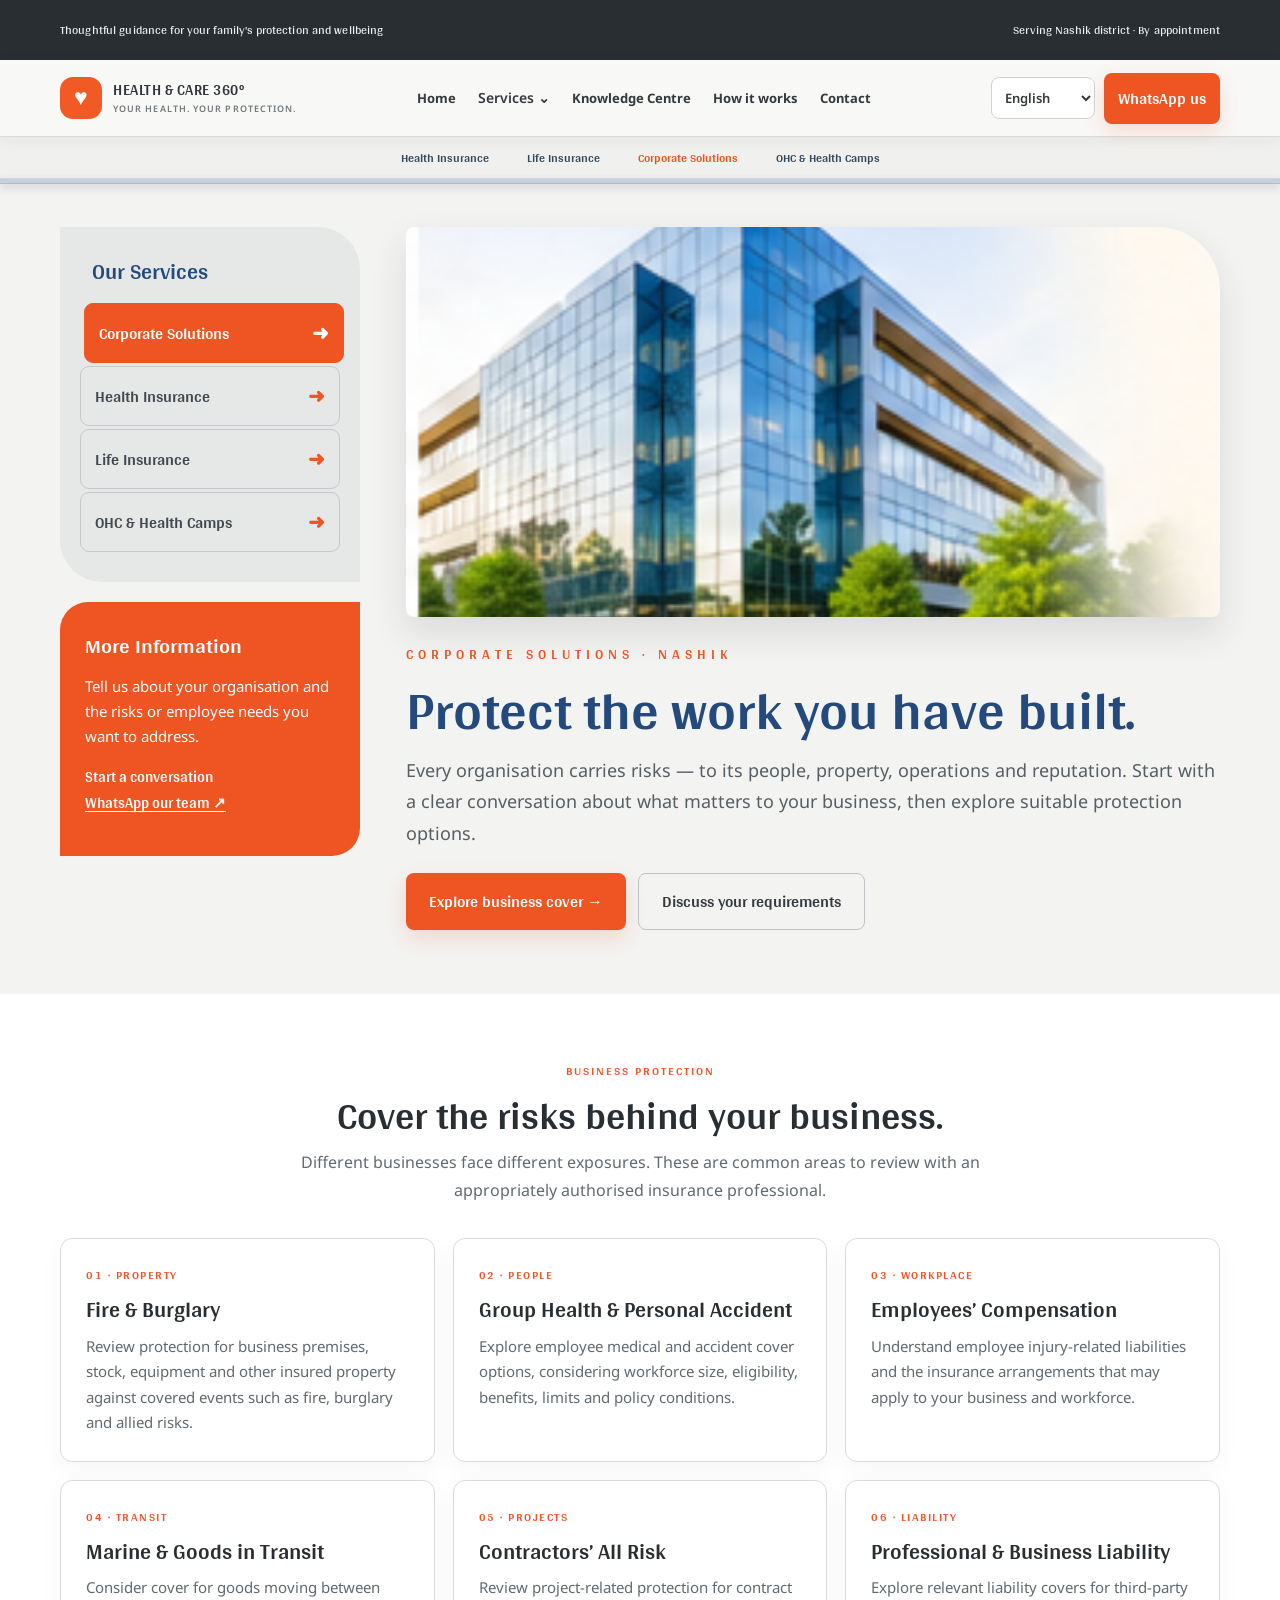
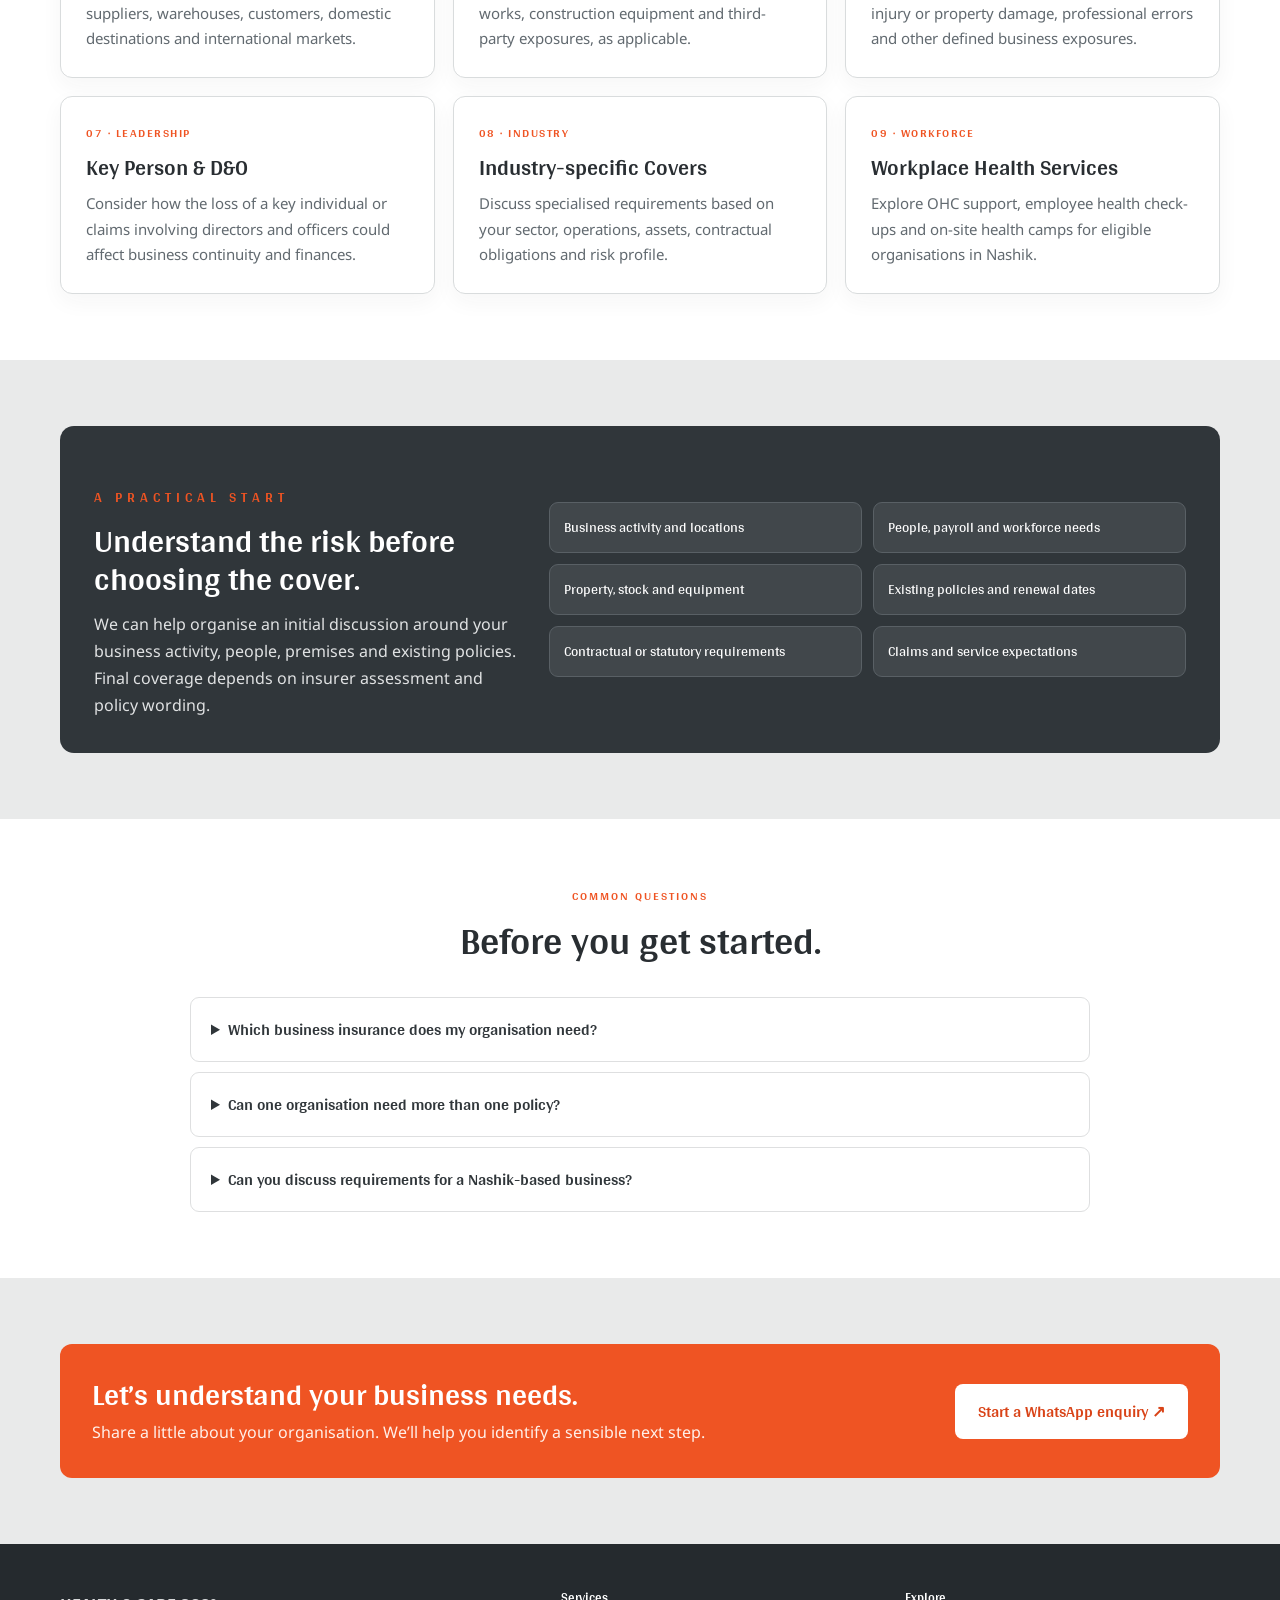
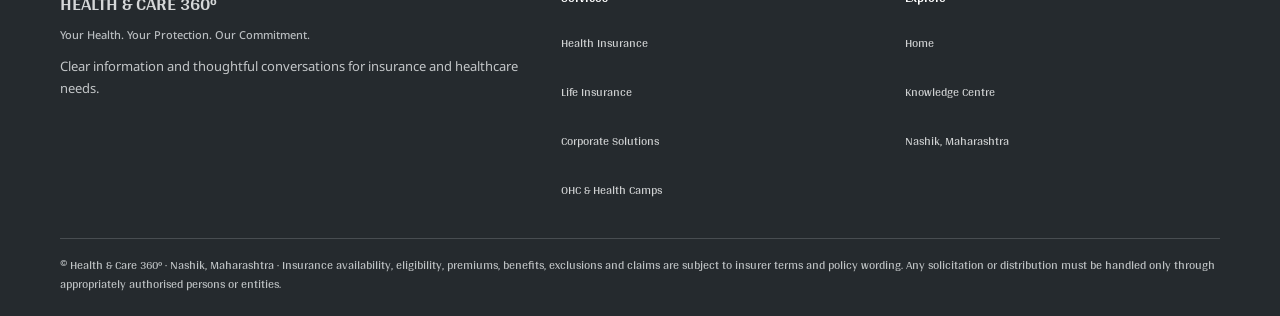
<file: corporate-solutions.html>
<!doctype html><html lang="en"><head><meta charset="utf-8"><meta name="viewport" content="width=device-width,initial-scale=1"><meta name="theme-color" content="#ef5423"><meta name="description" content="Clear insurance guidance in Nashik from Health & Care 360°."><title>Corporate Solutions | Health & Care 360° Nashik</title>
<link rel="preconnect" href="https://fonts.googleapis.com"><link rel="preconnect" href="https://fonts.gstatic.com" crossorigin><link href="https://fonts.googleapis.com/css2?family=Arya:wght@400;700&family=Noto+Sans:wght@400;500;600;700&family=Noto+Sans+Devanagari:wght@400;500;600;700&display=swap" rel="stylesheet"><link rel="stylesheet" href="sample1.css"><link rel="stylesheet" href="typography.css"><link rel="stylesheet" href="brand-refresh.css"><link rel="stylesheet" href="service-pages.css"><link rel="stylesheet" href="hc360-common-nav.css">
</head><body class="service-page">
<div id="hc360-language-holder" hidden><select class="langselect" id="lang" aria-label="Choose language" ><option value="en">English</option><option value="mr">मराठी</option><option value="hi">हिंदी</option></select></div>
<div id="hc360-shared-header" aria-live="off"></div>
<main>
<section class="service-hero"><div class="wrap service-layout"><aside class="side-column"><nav class="side-menu"><h2>Our Services</h2><a href="corporate-solutions.html" class="active">Corporate Solutions</a><a href="health-insurance.html">Health Insurance</a><a href="life-insurance.html">Life Insurance</a><a href="ohc.html">OHC &amp; Health Camps</a></nav><div class="side-contact"><h3>More Information</h3><p>Tell us about your organisation and the risks or employee needs you want to address.</p><p><b>Start a conversation</b><br><a href="https://wa.me/919665926095?text=Namaskar%2C%20I%20would%20like%20to%20discuss%20corporate%20insurance%20solutions." target="_blank" rel="noopener">WhatsApp our team ↗</a></p></div></aside>
<div class="service-main"><img class="hero-image" src="assets/corporate-card.png" alt="Business and workplace protection"><div class="service-kicker">CORPORATE SOLUTIONS · NASHIK</div><h1>Protect the work you have built.</h1><p class="service-intro">Every organisation carries risks — to its people, property, operations and reputation. Start with a clear conversation about what matters to your business, then explore suitable protection options.</p><div class="service-actions"><a class="btn primary" href="#solutions">Explore business cover →</a><a class="btn outline" href="https://wa.me/919665926095?text=Namaskar%2C%20I%20would%20like%20to%20discuss%20corporate%20insurance%20for%20my%20organisation." target="_blank" rel="noopener">Discuss your requirements</a></div></div></div></section>
<section class="service-content" id="solutions"><div class="wrap"><div class="content-heading"><div class="kicker">BUSINESS PROTECTION</div><h2>Cover the risks behind your business.</h2><p>Different businesses face different exposures. These are common areas to review with an appropriately authorised insurance professional.</p></div><div class="detail-grid">
<article class="detail-card"><div class="no">01 · PROPERTY</div><h3>Fire &amp; Burglary</h3><p>Review protection for business premises, stock, equipment and other insured property against covered events such as fire, burglary and allied risks.</p></article>
<article class="detail-card"><div class="no">02 · PEOPLE</div><h3>Group Health &amp; Personal Accident</h3><p>Explore employee medical and accident cover options, considering workforce size, eligibility, benefits, limits and policy conditions.</p></article>
<article class="detail-card"><div class="no">03 · WORKPLACE</div><h3>Employees’ Compensation</h3><p>Understand employee injury-related liabilities and the insurance arrangements that may apply to your business and workforce.</p></article>
<article class="detail-card"><div class="no">04 · TRANSIT</div><h3>Marine &amp; Goods in Transit</h3><p>Consider cover for goods moving between suppliers, warehouses, customers, domestic destinations and international markets.</p></article>
<article class="detail-card"><div class="no">05 · PROJECTS</div><h3>Contractors’ All Risk</h3><p>Review project-related protection for contract works, construction equipment and third-party exposures, as applicable.</p></article>
<article class="detail-card"><div class="no">06 · LIABILITY</div><h3>Professional &amp; Business Liability</h3><p>Explore relevant liability covers for third-party injury or property damage, professional errors and other defined business exposures.</p></article>
<article class="detail-card"><div class="no">07 · LEADERSHIP</div><h3>Key Person &amp; D&amp;O</h3><p>Consider how the loss of a key individual or claims involving directors and officers could affect business continuity and finances.</p></article>
<article class="detail-card"><div class="no">08 · INDUSTRY</div><h3>Industry-specific Covers</h3><p>Discuss specialised requirements based on your sector, operations, assets, contractual obligations and risk profile.</p></article>
<article class="detail-card"><div class="no">09 · WORKFORCE</div><h3>Workplace Health Services</h3><p>Explore OHC support, employee health check-ups and on-site health camps for eligible organisations in Nashik.</p></article>
</div></div></section>
<section class="service-content grey"><div class="wrap"><div class="feature-band"><div><div class="service-kicker">A PRACTICAL START</div><h2>Understand the risk before choosing the cover.</h2><p>We can help organise an initial discussion around your business activity, people, premises and existing policies. Final coverage depends on insurer assessment and policy wording.</p></div><div class="feature-list"><span>Business activity and locations</span><span>People, payroll and workforce needs</span><span>Property, stock and equipment</span><span>Existing policies and renewal dates</span><span>Contractual or statutory requirements</span><span>Claims and service expectations</span></div></div></div></section>
<section class="service-content"><div class="wrap"><div class="content-heading"><div class="kicker">COMMON QUESTIONS</div><h2>Before you get started.</h2></div><div class="faq"><details><summary>Which business insurance does my organisation need?</summary><p>It depends on your sector, operations, assets, workforce, contracts and risk exposures. A needs discussion can help identify what should be reviewed; the insurer determines terms and acceptance.</p></details><details><summary>Can one organisation need more than one policy?</summary><p>Yes. Property, employee, transit, project and liability exposures are different. The appropriate combination depends on the organisation and the terms available from insurers.</p></details><details><summary>Can you discuss requirements for a Nashik-based business?</summary><p>Yes. Enquiries from businesses in Nashik district are welcome. Any service, placement or support will be subject to authorisation, insurer arrangements and availability.</p></details></div></div></section>
<section class="service-content grey"><div class="wrap"><div class="bottom-cta"><div><h2>Let’s understand your business needs.</h2><p>Share a little about your organisation. We’ll help you identify a sensible next step.</p></div><a class="btn" href="https://wa.me/919665926095?text=Namaskar%2C%20I%20would%20like%20to%20discuss%20corporate%20insurance%20solutions%20for%20my%20business." target="_blank" rel="noopener">Start a WhatsApp enquiry ↗</a></div></div></section>
</main><footer><div class="wrap"><div class="footergrid"><div><div class="footerbrand">HEALTH &amp; CARE 360°<small>Your Health. Your Protection. Our Commitment.</small></div><p style="font-size:13px;color:#c3c6c8;line-height:1.7">Clear information and thoughtful conversations for insurance and healthcare needs.</p></div><div class="footercol"><b>Services</b><a href="health-insurance.html">Health Insurance</a><a href="life-insurance.html">Life Insurance</a><a href="corporate-solutions.html">Corporate Solutions</a><a href="ohc.html">OHC &amp; Health Camps</a></div><div class="footercol"><b>Explore</b><a href="index.html">Home</a><a href="index.html#knowledge">Knowledge Centre</a><span>Nashik, Maharashtra</span></div></div><div class="disclaimer">© Health &amp; Care 360° · Nashik, Maharashtra · Insurance availability, eligibility, premiums, benefits, exclusions and claims are subject to insurer terms and policy wording. Any solicitation or distribution must be handled only through appropriately authorised persons or entities.</div></div></footer><script src="hc360-common-nav.js" defer></script>
</body></html>
</file>
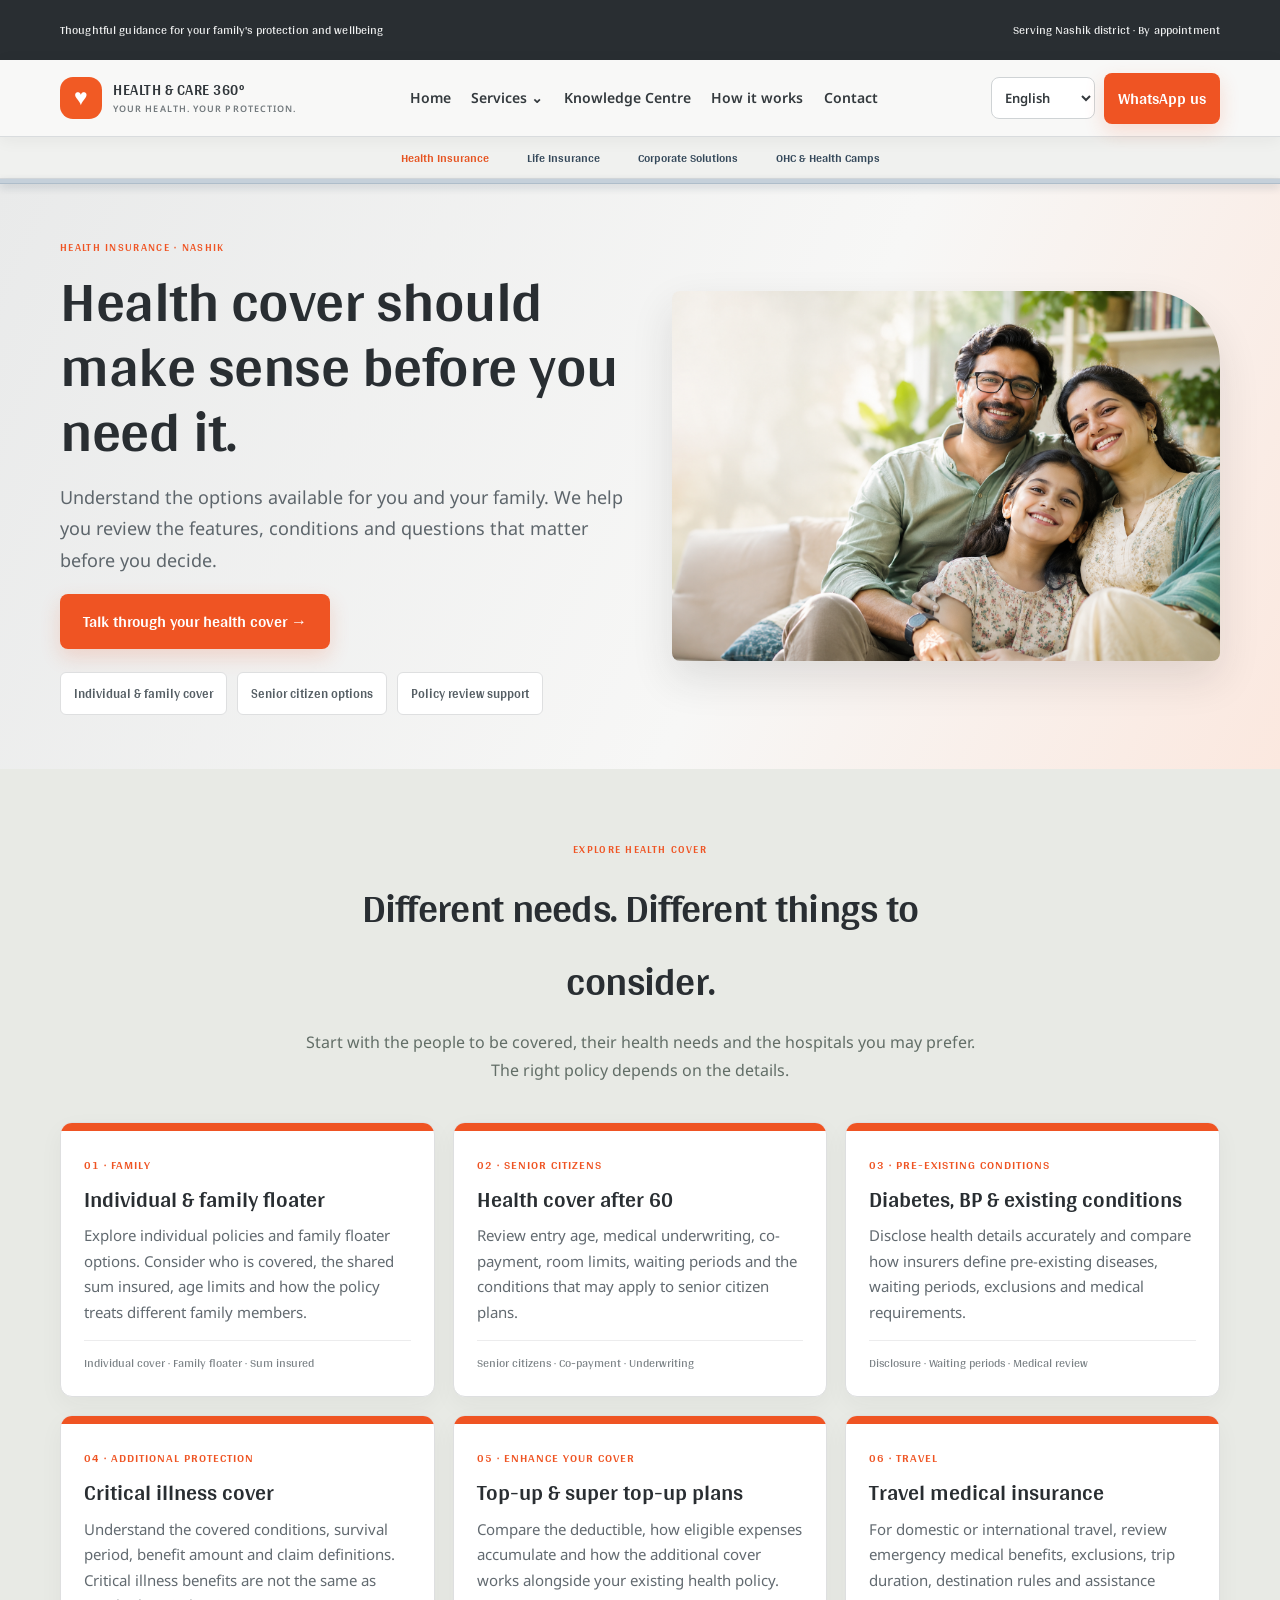
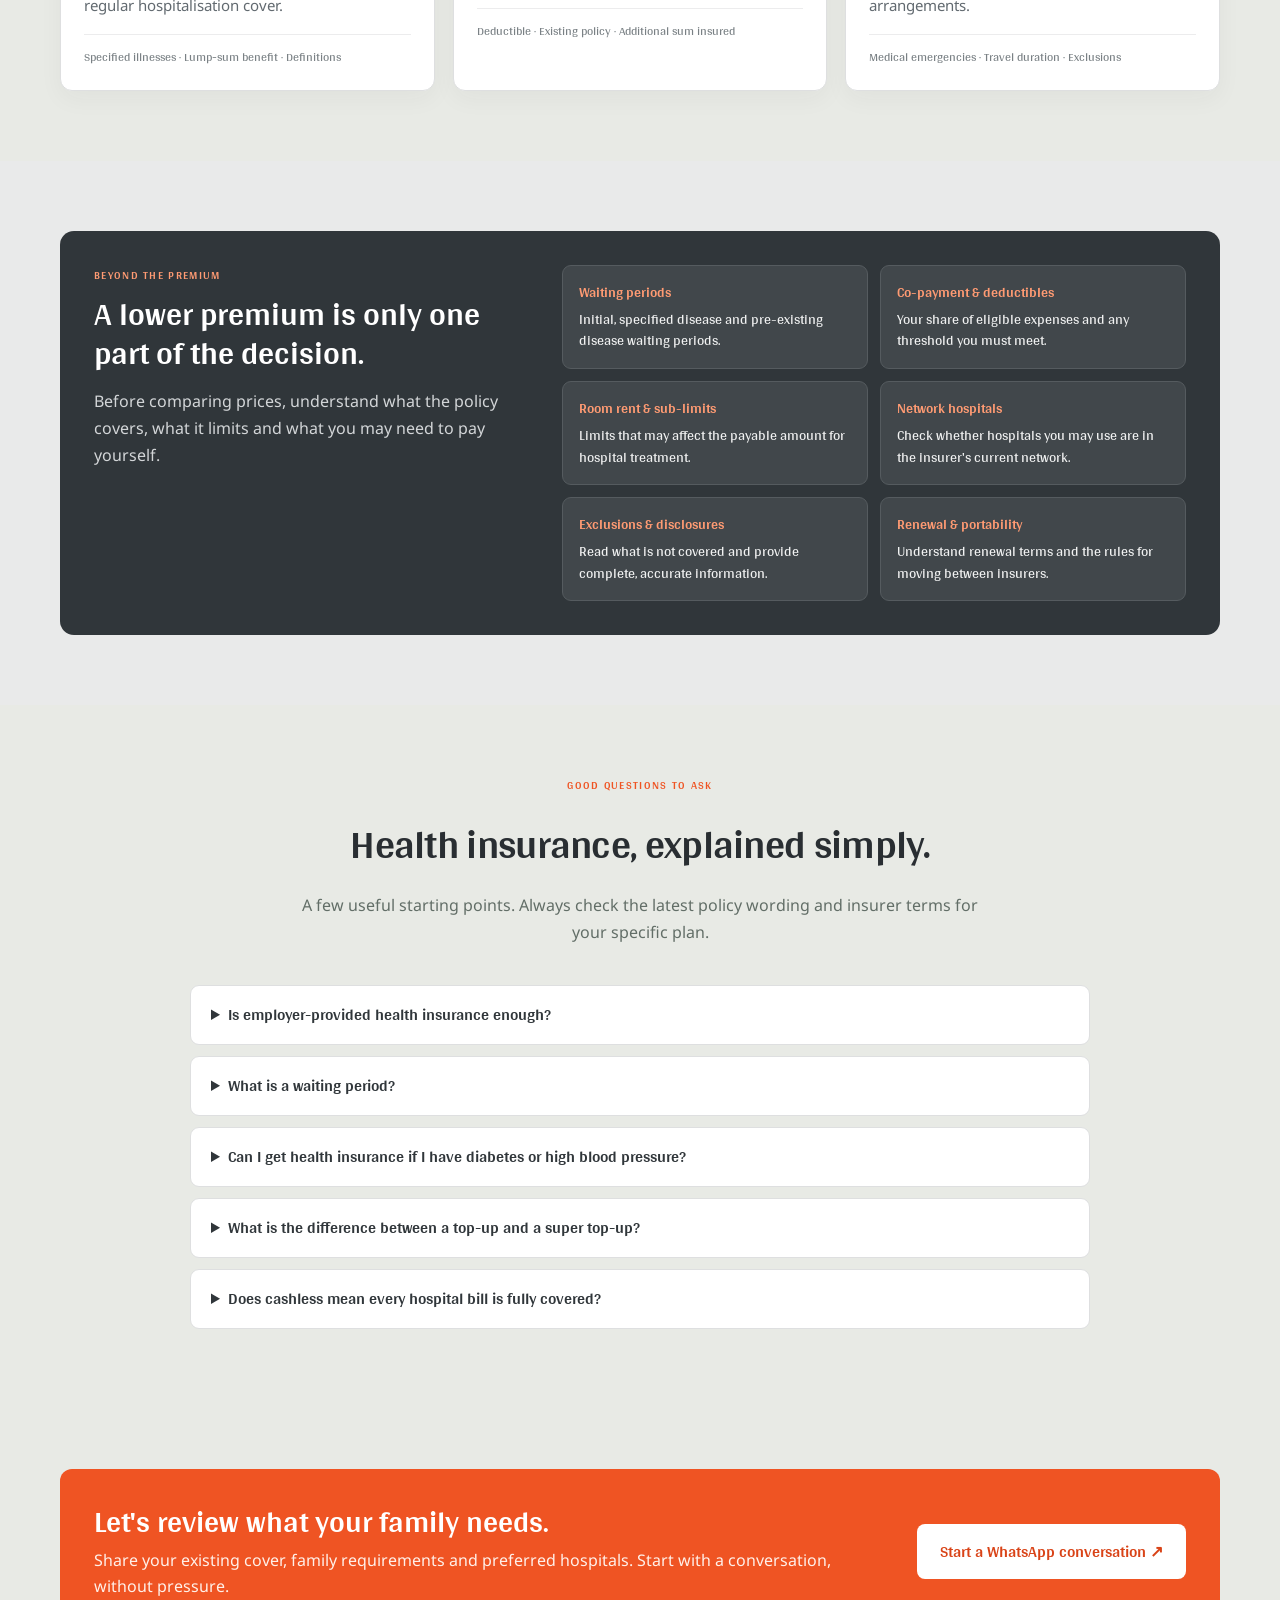
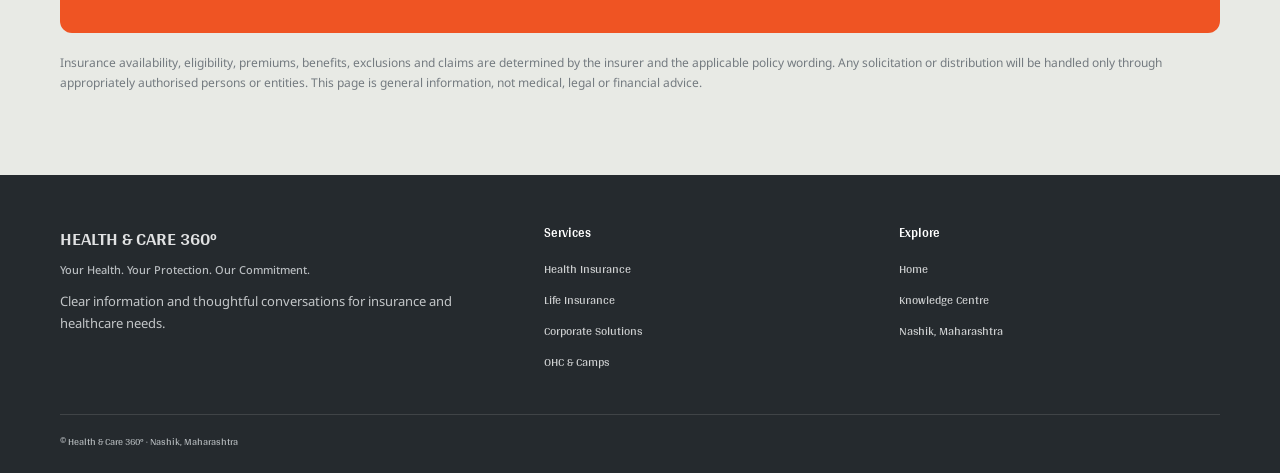
<file: health-insurance.html>
<!doctype html>
<html lang="en"><head><meta charset="utf-8"><meta name="viewport" content="width=device-width,initial-scale=1"><meta name="theme-color" content="#ef5423"><meta name="description" content="Understand health insurance options for individuals and families in Nashik. Compare cover features, waiting periods, exclusions and more with Health & Care 360°."><title>Health Insurance Guidance | Health & Care 360° Nashik</title>
<link rel="preconnect" href="https://fonts.googleapis.com"><link rel="preconnect" href="https://fonts.gstatic.com" crossorigin><link href="https://fonts.googleapis.com/css2?family=Arya:wght@400;700&family=Noto+Sans:wght@400;500;600;700&family=Noto+Sans+Devanagari:wght@400;500;600;700&display=swap" rel="stylesheet"><link rel="stylesheet" href="sample1.css"><link rel="stylesheet" href="typography.css"><link rel="stylesheet" href="brand-refresh.css">
<style>
.health-hero{background:linear-gradient(115deg,#e9eaea,#f7f7f6 60%,#fbe8df);padding:58px 0 54px}.health-hero-grid{display:grid;grid-template-columns:1.02fr .98fr;gap:42px;align-items:center}.health-hero h1{font-size:clamp(38px,5vw,58px);line-height:1.12;max-width:680px;margin:12px 0 16px;color:#292e32}.health-hero p{font-size:18px;line-height:1.75;color:#5d656b;max-width:620px}.health-hero img{width:100%;height:370px;object-fit:cover;object-position:65% center;border-radius:8px 72px 8px 8px;box-shadow:0 18px 42px rgba(40,42,44,.12)}
.health-proof{display:flex;gap:10px;flex-wrap:wrap;margin-top:23px}.health-proof span{padding:9px 13px;background:#fff;border:1px solid #dedfe0;border-radius:6px;font-size:13px;font-weight:700;color:#555e64}
.health-section{padding:70px 0}.health-section.grey{background:#e9eaea}.health-grid{display:grid;grid-template-columns:repeat(3,1fr);gap:18px}.health-card{background:#fff;border:1px solid #dedfe0;border-radius:12px;overflow:hidden;transition:.25s;box-shadow:0 8px 24px rgba(40,42,44,.045)}.health-card:hover{transform:translateY(-5px);box-shadow:0 16px 32px rgba(40,42,44,.1);border-color:#efb39d}.health-card-top{height:8px;background:var(--orange)}.health-card-body{padding:23px}.health-card .number{font-size:12px;color:var(--orange);font-weight:800;letter-spacing:1px}.health-card h3{font-size:22px;line-height:1.25;color:#292e32;margin:10px 0}.health-card p{font-size:15px;line-height:1.7;color:#626a70;margin:0 0 15px}.health-card .tags{font-size:12px;line-height:1.6;color:#7a8185;border-top:1px solid #ececed;padding-top:13px}
.compare-panel{display:grid;grid-template-columns:.82fr 1.18fr;gap:35px;background:#30363a;color:#fff;border-radius:14px;padding:34px}.compare-panel h2{font-size:32px;line-height:1.2;margin:10px 0;color:#fff}.compare-panel p{color:#d3d6d8;line-height:1.7}.compare-list{display:grid;grid-template-columns:1fr 1fr;gap:12px}.compare-item{background:#41474b;border:1px solid #555b5f;border-radius:9px;padding:16px;color:#f1f2f2;font-size:14px;line-height:1.55}.compare-item b{display:block;color:#ff9b73;margin-bottom:5px}
.health-faq{display:grid;gap:11px;max-width:900px;margin:auto}.health-faq details{background:#fff;border:1px solid #dedfe0;border-radius:9px;padding:17px 20px}.health-faq summary{cursor:pointer;font-weight:750;color:#30363a;line-height:1.5}.health-faq details p{font-size:15px;color:#626a70;line-height:1.7;margin:12px 0 0}.health-cta{background:#ef5423;color:#fff;padding:34px;border-radius:12px;display:flex;align-items:center;justify-content:space-between;gap:25px}.health-cta h2{color:#fff;font-size:30px;line-height:1.2;margin:0 0 8px}.health-cta p{color:#fff0e9;line-height:1.65;margin:0}.health-cta .btn{background:#fff;color:#d94317;white-space:nowrap}
.health-nav{display:flex;align-items:center;gap:18px}.health-nav a{font-size:13px;font-weight:700;color:#42494e}.health-nav a:hover{color:#ef5423}
@media(max-width:850px){.health-hero-grid{grid-template-columns:1fr;gap:25px}.health-hero img{height:300px}.health-grid{grid-template-columns:repeat(2,1fr)}.compare-panel{grid-template-columns:1fr;gap:15px}}
@media(max-width:600px){.health-hero{padding:38px 0}.health-hero h1{font-size:37px;line-height:1.2}.health-hero p{font-size:16px}.health-hero img{height:225px;border-radius:8px 45px 8px 8px}.health-section{padding:50px 0}.health-grid{grid-template-columns:1fr}.health-card-body{padding:21px}.compare-panel{padding:23px}.compare-panel h2{font-size:28px}.compare-list{grid-template-columns:1fr}.health-cta{display:block;padding:25px}.health-cta .btn{margin-top:18px;width:100%}.health-nav{gap:8px}.health-nav a{font-size:11px}.health-nav .hide-mobile{display:none}}
</style><link rel="stylesheet" href="hc360-common-nav.css">
</head><body>
<div id="hc360-language-holder" hidden><select class="langselect" id="lang" aria-label="Choose language" ><option value="en">English</option><option value="mr">मराठी</option><option value="hi">हिंदी</option></select></div>
<div id="hc360-shared-header" aria-live="off"></div>
<main>
<section class="health-hero"><div class="wrap health-hero-grid"><div><div class="kicker" data-t="kicker">HEALTH INSURANCE · NASHIK</div><h1 data-t="title">Health cover should make sense before you need it.</h1><p data-t="intro">Understand the options available for you and your family. We help you review the features, conditions and questions that matter before you decide.</p><a class="btn primary" href="#review" data-t="heroCta">Talk through your health cover →</a><div class="health-proof"><span data-t="proof1">Individual & family cover</span><span data-t="proof2">Senior citizen options</span><span data-t="proof3">Policy review support</span></div></div><img src="assets/family-hero.png" alt="Indian family sitting together at home"></div></section>
<section class="health-section"><div class="wrap"><div class="section-head"><div class="kicker" data-t="serviceKicker">EXPLORE HEALTH COVER</div><h2 data-t="serviceTitle">Different needs. Different things to consider.</h2><p data-t="serviceIntro">Start with the people to be covered, their health needs and the hospitals you may prefer. The right policy depends on the details.</p></div><div class="health-grid">
<article class="health-card"><div class="health-card-top"></div><div class="health-card-body"><div class="number">01 · FAMILY</div><h3 data-t="c1t">Individual & family floater</h3><p data-t="c1p">Explore individual policies and family floater options. Consider who is covered, the shared sum insured, age limits and how the policy treats different family members.</p><div class="tags" data-t="c1tag">Individual cover · Family floater · Sum insured</div></div></article>
<article class="health-card"><div class="health-card-top"></div><div class="health-card-body"><div class="number">02 · SENIOR CITIZENS</div><h3 data-t="c2t">Health cover after 60</h3><p data-t="c2p">Review entry age, medical underwriting, co-payment, room limits, waiting periods and the conditions that may apply to senior citizen plans.</p><div class="tags" data-t="c2tag">Senior citizens · Co-payment · Underwriting</div></div></article>
<article class="health-card"><div class="health-card-top"></div><div class="health-card-body"><div class="number">03 · PRE-EXISTING CONDITIONS</div><h3 data-t="c3t">Diabetes, BP & existing conditions</h3><p data-t="c3p">Disclose health details accurately and compare how insurers define pre-existing diseases, waiting periods, exclusions and medical requirements.</p><div class="tags" data-t="c3tag">Disclosure · Waiting periods · Medical review</div></div></article>
<article class="health-card"><div class="health-card-top"></div><div class="health-card-body"><div class="number">04 · ADDITIONAL PROTECTION</div><h3 data-t="c4t">Critical illness cover</h3><p data-t="c4p">Understand the covered conditions, survival period, benefit amount and claim definitions. Critical illness benefits are not the same as regular hospitalisation cover.</p><div class="tags" data-t="c4tag">Specified illnesses · Lump-sum benefit · Definitions</div></div></article>
<article class="health-card"><div class="health-card-top"></div><div class="health-card-body"><div class="number">05 · ENHANCE YOUR COVER</div><h3 data-t="c5t">Top-up & super top-up plans</h3><p data-t="c5p">Compare the deductible, how eligible expenses accumulate and how the additional cover works alongside your existing health policy.</p><div class="tags" data-t="c5tag">Deductible · Existing policy · Additional sum insured</div></div></article>
<article class="health-card"><div class="health-card-top"></div><div class="health-card-body"><div class="number">06 · TRAVEL</div><h3 data-t="c6t">Travel medical insurance</h3><p data-t="c6p">For domestic or international travel, review emergency medical benefits, exclusions, trip duration, destination rules and assistance arrangements.</p><div class="tags" data-t="c6tag">Medical emergencies · Travel duration · Exclusions</div></div></article>
</div></div></section>
<section class="health-section grey"><div class="wrap"><div class="compare-panel"><div><div class="kicker" style="color:#ff9b73" data-t="compareKicker">BEYOND THE PREMIUM</div><h2 data-t="compareTitle">A lower premium is only one part of the decision.</h2><p data-t="compareIntro">Before comparing prices, understand what the policy covers, what it limits and what you may need to pay yourself.</p></div><div class="compare-list"><div class="compare-item"><b data-t="q1">Waiting periods</b><span data-t="a1">Initial, specified disease and pre-existing disease waiting periods.</span></div><div class="compare-item"><b data-t="q2">Co-payment & deductibles</b><span data-t="a2">Your share of eligible expenses and any threshold you must meet.</span></div><div class="compare-item"><b data-t="q3">Room rent & sub-limits</b><span data-t="a3">Limits that may affect the payable amount for hospital treatment.</span></div><div class="compare-item"><b data-t="q4">Network hospitals</b><span data-t="a4">Check whether hospitals you may use are in the insurer's current network.</span></div><div class="compare-item"><b data-t="q5">Exclusions & disclosures</b><span data-t="a5">Read what is not covered and provide complete, accurate information.</span></div><div class="compare-item"><b data-t="q6">Renewal & portability</b><span data-t="a6">Understand renewal terms and the rules for moving between insurers.</span></div></div></div></div></section>
<section class="health-section"><div class="wrap"><div class="section-head"><div class="kicker" data-t="faqKicker">GOOD QUESTIONS TO ASK</div><h2 data-t="faqTitle">Health insurance, explained simply.</h2><p data-t="faqIntro">A few useful starting points. Always check the latest policy wording and insurer terms for your specific plan.</p></div><div class="health-faq">
<details><summary data-t="f1q">Is employer-provided health insurance enough?</summary><p data-t="f1a">It can be useful, but check the sum insured, covered members, exclusions and what happens when you change or leave your job. A personal policy may help provide continuity, subject to its terms.</p></details>
<details><summary data-t="f2q">What is a waiting period?</summary><p data-t="f2a">It is a period during which certain illnesses or treatments are not covered. The length and applicability vary by policy and type of condition.</p></details>
<details><summary data-t="f3q">Can I get health insurance if I have diabetes or high blood pressure?</summary><p data-t="f3a">Some insurers may consider applications with pre-existing conditions, subject to underwriting, disclosures, medical tests, waiting periods, exclusions and applicable terms. Approval is not guaranteed.</p></details>
<details><summary data-t="f4q">What is the difference between a top-up and a super top-up?</summary><p data-t="f4a">Both use a deductible. A top-up generally applies it to an individual claim, while a super top-up generally considers eligible claims together during the policy period. Check the exact wording of each product.</p></details>
<details><summary data-t="f5q">Does cashless mean every hospital bill is fully covered?</summary><p data-t="f5a">No. Cashless treatment is subject to network status, pre-authorisation, policy limits, exclusions, co-payments and other terms. Non-payable items may still be your responsibility.</p></details>
</div></div></section>
<section class="health-section" id="review"><div class="wrap"><div class="health-cta"><div><h2 data-t="ctaTitle">Let's review what your family needs.</h2><p data-t="ctaText">Share your existing cover, family requirements and preferred hospitals. Start with a conversation, without pressure.</p></div><a class="btn" id="healthWa" target="_blank" rel="noopener" href="https://wa.me/919665926095" data-t="ctaButton">Start a WhatsApp conversation ↗</a></div><p style="font-size:12px;color:#747b80;line-height:1.65;margin-top:20px" data-t="disclaimer">Insurance availability, eligibility, premiums, benefits, exclusions and claims are determined by the insurer and the applicable policy wording. Any solicitation or distribution will be handled only through appropriately authorised persons or entities. This page is general information, not medical, legal or financial advice.</p></div></section>
</main><footer><div class="wrap"><div class="footergrid"><div><div class="footerbrand">HEALTH & CARE 360°<small data-t="footerTag">Your Health. Your Protection. Our Commitment.</small></div><p style="font-size:13px;color:#c3c6c8;line-height:1.7" data-t="footerDesc">Clear information and thoughtful conversations for insurance and healthcare needs.</p></div><div class="footercol"><b data-t="footerServices">Services</b><a href="health-insurance.html" data-t="healthLink">Health Insurance</a><a href="life-insurance.html">Life Insurance</a><a href="corporate-solutions.html">Corporate Solutions</a><a href="ohc.html" data-t="ohc">OHC & Camps</a></div><div class="footercol"><b data-t="footerExplore">Explore</b><a href="index.html" data-t="home">Home</a><a href="index.html#knowledge" data-t="knowledge">Knowledge Centre</a><span>Nashik, Maharashtra</span></div></div><div class="disclaimer">© Health & Care 360° · Nashik, Maharashtra</div></div></footer>
<script>
const copy={
en:{topline:"Thoughtful guidance for your family's health protection",home:'Home',ohc:'OHC & Camps',navCta:'Review my needs',kicker:'HEALTH INSURANCE · NASHIK',title:'Health cover should make sense before you need it.',intro:'Understand the options available for you and your family. We help you review the features, conditions and questions that matter before you decide.',heroCta:'Talk through your health cover →',proof1:'Individual & family cover',proof2:'Senior citizen options',proof3:'Policy review support',serviceKicker:'EXPLORE HEALTH COVER',serviceTitle:'Different needs. Different things to consider.',serviceIntro:'Start with the people to be covered, their health needs and the hospitals you may prefer. The right policy depends on the details.',c1t:'Individual & family floater',c1p:'Explore individual policies and family floater options. Consider who is covered, the shared sum insured, age limits and how the policy treats different family members.',c1tag:'Individual cover · Family floater · Sum insured',c2t:'Health cover after 60',c2p:'Review entry age, medical underwriting, co-payment, room limits, waiting periods and the conditions that may apply to senior citizen plans.',c2tag:'Senior citizens · Co-payment · Underwriting',c3t:'Diabetes, BP & existing conditions',c3p:'Disclose health details accurately and compare how insurers define pre-existing diseases, waiting periods, exclusions and medical requirements.',c3tag:'Disclosure · Waiting periods · Medical review',c4t:'Critical illness cover',c4p:'Understand the covered conditions, survival period, benefit amount and claim definitions. Critical illness benefits are not the same as regular hospitalisation cover.',c4tag:'Specified illnesses · Lump-sum benefit · Definitions',c5t:'Top-up & super top-up plans',c5p:'Compare the deductible, how eligible expenses accumulate and how the additional cover works alongside your existing health policy.',c5tag:'Deductible · Existing policy · Additional sum insured',c6t:'Travel medical insurance',c6p:'For domestic or international travel, review emergency medical benefits, exclusions, trip duration, destination rules and assistance arrangements.',c6tag:'Medical emergencies · Travel duration · Exclusions',compareKicker:'BEYOND THE PREMIUM',compareTitle:'A lower premium is only one part of the decision.',compareIntro:'Before comparing prices, understand what the policy covers, what it limits and what you may need to pay yourself.',q1:'Waiting periods',a1:'Initial, specified disease and pre-existing disease waiting periods.',q2:'Co-payment & deductibles',a2:'Your share of eligible expenses and any threshold you must meet.',q3:'Room rent & sub-limits',a3:'Limits that may affect the payable amount for hospital treatment.',q4:'Network hospitals',a4:"Check whether hospitals you may use are in the insurer's current network.",q5:'Exclusions & disclosures',a5:'Read what is not covered and provide complete, accurate information.',q6:'Renewal & portability',a6:'Understand renewal terms and the rules for moving between insurers.',faqKicker:'GOOD QUESTIONS TO ASK',faqTitle:'Health insurance, explained simply.',faqIntro:'A few useful starting points. Always check the latest policy wording and insurer terms for your specific plan.',f1q:'Is employer-provided health insurance enough?',f1a:'It can be useful, but check the sum insured, covered members, exclusions and what happens when you change or leave your job. A personal policy may help provide continuity, subject to its terms.',f2q:'What is a waiting period?',f2a:'It is a period during which certain illnesses or treatments are not covered. The length and applicability vary by policy and type of condition.',f3q:'Can I get health insurance if I have diabetes or high blood pressure?',f3a:'Some insurers may consider applications with pre-existing conditions, subject to underwriting, disclosures, medical tests, waiting periods, exclusions and applicable terms. Approval is not guaranteed.',f4q:'What is the difference between a top-up and a super top-up?',f4a:'Both use a deductible. A top-up generally applies it to an individual claim, while a super top-up generally considers eligible claims together during the policy period. Check the exact wording of each product.',f5q:'Does cashless mean every hospital bill is fully covered?',f5a:'No. Cashless treatment is subject to network status, pre-authorisation, policy limits, exclusions, co-payments and other terms. Non-payable items may still be your responsibility.',ctaTitle:"Let's review what your family needs.",ctaText:'Share your existing cover, family requirements and preferred hospitals. Start with a conversation, without pressure.',ctaButton:'Start a WhatsApp conversation ↗',disclaimer:'Insurance availability, eligibility, premiums, benefits, exclusions and claims are determined by the insurer and the applicable policy wording. Any solicitation or distribution will be handled only through appropriately authorised persons or entities. This page is general information, not medical, legal or financial advice.',footerTag:'Your Health. Your Protection. Our Commitment.',footerDesc:'Clear information and thoughtful conversations for insurance and healthcare needs.',footerServices:'Services',healthLink:'Health Insurance',otherServices:'Other services',footerExplore:'Explore',knowledge:'Knowledge Centre'},
mr:{topline:'तुमच्या कुटुंबाच्या आरोग्य संरक्षणासाठी विचारपूर्वक मार्गदर्शन',home:'मुख्यपृष्ठ',ohc:'OHC आणि शिबिरे',navCta:'माझ्या गरजांचा आढावा',kicker:'आरोग्य विमा · नाशिक',title:'गरज पडण्यापूर्वी आरोग्य विमा समजून घ्या.',intro:'तुमच्यासाठी आणि कुटुंबासाठी उपलब्ध पर्याय समजून घ्या. निर्णय घेण्यापूर्वी महत्त्वाच्या सुविधा, अटी आणि प्रश्नांचा आढावा घेण्यास आम्ही मदत करतो.',heroCta:'आरोग्य विम्याबद्दल चर्चा करा →',proof1:'वैयक्तिक आणि कौटुंबिक विमा',proof2:'ज्येष्ठ नागरिकांसाठी पर्याय',proof3:'पॉलिसी आढावा सहाय्य',serviceKicker:'आरोग्य विम्याचे पर्याय',serviceTitle:'वेगवेगळ्या गरजा. विचार करण्यासारखे वेगवेगळे मुद्दे.',serviceIntro:'कोणाला विमा संरक्षण हवे आहे, आरोग्यविषयक गरजा आणि पसंतीची रुग्णालये यापासून सुरुवात करा. योग्य पॉलिसी तपशीलांवर अवलंबून असते.',c1t:'वैयक्तिक आणि फॅमिली फ्लोटर',c1p:'वैयक्तिक पॉलिसी आणि फॅमिली फ्लोटर पर्याय समजून घ्या. कोणाचा समावेश आहे, सामायिक विमा रक्कम, वयोमर्यादा आणि कुटुंबातील सदस्यांसाठी लागू अटी तपासा.',c1tag:'वैयक्तिक विमा · फॅमिली फ्लोटर · विमा रक्कम',c2t:'६० वर्षांनंतर आरोग्य विमा',c2p:'प्रवेश वय, वैद्यकीय तपासणी, सह-भरणा, रूम मर्यादा, प्रतीक्षा कालावधी आणि ज्येष्ठ नागरिक योजनांच्या अटी तपासा.',c2tag:'ज्येष्ठ नागरिक · सह-भरणा · अंडररायटिंग',c3t:'मधुमेह, रक्तदाब आणि आधीचे आजार',c3p:'आरोग्यविषयक माहिती अचूक द्या. आधीपासून असलेले आजार, प्रतीक्षा कालावधी, अपवाद आणि वैद्यकीय आवश्यकतांची तुलना करा.',c3tag:'माहिती जाहीर करणे · प्रतीक्षा कालावधी · वैद्यकीय आढावा',c4t:'गंभीर आजार विमा',c4p:'समाविष्ट आजार, सर्व्हायव्हल कालावधी, लाभाची रक्कम आणि क्लेमच्या व्याख्या समजून घ्या. हा नियमित हॉस्पिटलायझेशन विम्यापेक्षा वेगळा असतो.',c4tag:'निश्चित आजार · एकरकमी लाभ · अटी',c5t:'टॉप-अप आणि सुपर टॉप-अप',c5p:'डिडक्टिबल, पात्र खर्च कसे एकत्र मोजले जातात आणि अतिरिक्त विमा विद्यमान पॉलिसीसोबत कसा काम करतो हे तपासा.',c5tag:'डिडक्टिबल · विद्यमान पॉलिसी · अतिरिक्त विमा',c6t:'प्रवास वैद्यकीय विमा',c6p:'देशांतर्गत किंवा आंतरराष्ट्रीय प्रवासासाठी आपत्कालीन वैद्यकीय लाभ, अपवाद, प्रवास कालावधी आणि सहाय्य व्यवस्था तपासा.',c6tag:'वैद्यकीय आपत्कालीन स्थिती · प्रवास कालावधी · अपवाद',compareKicker:'फक्त प्रीमियमपेक्षा अधिक',compareTitle:'कमी प्रीमियम हा निर्णयाचा फक्त एक भाग आहे.',compareIntro:'किंमत तुलना करण्यापूर्वी पॉलिसीत काय समाविष्ट आहे, कोणत्या मर्यादा आहेत आणि कोणता खर्च स्वतः करावा लागू शकतो हे समजून घ्या.',q1:'प्रतीक्षा कालावधी',a1:'प्रारंभिक, विशिष्ट आजार आणि आधीपासून असलेल्या आजारांसाठीचा प्रतीक्षा कालावधी.',q2:'सह-भरणा आणि डिडक्टिबल',a2:'पात्र खर्चातील तुमचा हिस्सा आणि भरावी लागणारी किमान मर्यादा.',q3:'रूम भाडे आणि उपमर्यादा',a3:'रुग्णालयातील उपचारासाठी देय रकमेवर परिणाम करणाऱ्या मर्यादा.',q4:'नेटवर्क रुग्णालये',a4:'तुमची पसंतीची रुग्णालये विमा कंपनीच्या सध्याच्या नेटवर्कमध्ये आहेत का ते तपासा.',q5:'अपवाद आणि माहिती',a5:'काय समाविष्ट नाही ते वाचा आणि संपूर्ण अचूक माहिती द्या.',q6:'नूतनीकरण आणि पोर्टेबिलिटी',a6:'नूतनीकरणाच्या अटी आणि विमा कंपनी बदलण्याचे नियम समजून घ्या.',faqKicker:'विचारण्यासारखे महत्त्वाचे प्रश्न',faqTitle:'आरोग्य विमा सोप्या भाषेत.',faqIntro:'काही उपयुक्त सुरुवातीचे मुद्दे. तुमच्या योजनेच्या अटी आणि अद्ययावत पॉलिसी दस्तऐवज तपासा.',f1q:'कंपनीकडून मिळणारा आरोग्य विमा पुरेसा आहे का?',f1a:'तो उपयोगी ठरू शकतो; पण विमा रक्कम, समाविष्ट सदस्य, अपवाद आणि नोकरी बदलल्यावर किंवा सोडल्यावर काय होते हे तपासा. वैयक्तिक पॉलिसी सातत्य देऊ शकते; तिच्या अटी लागू राहतात.',f2q:'प्रतीक्षा कालावधी म्हणजे काय?',f2a:'काही आजार किंवा उपचारांसाठी विमा लागू न होण्याचा ठराविक कालावधी. तो पॉलिसी आणि आजारानुसार बदलतो.',f3q:'मधुमेह किंवा उच्च रक्तदाब असल्यास विमा मिळू शकतो का?',f3a:'काही विमा कंपन्या आधीपासूनच्या आजारांसह अर्जांचा विचार करू शकतात. हे अंडररायटिंग, माहिती, वैद्यकीय चाचण्या, प्रतीक्षा कालावधी आणि अटींवर अवलंबून असते. मंजुरी निश्चित नसते.',f4q:'टॉप-अप आणि सुपर टॉप-अपमध्ये काय फरक आहे?',f4a:'दोन्हीमध्ये डिडक्टिबल असतो. टॉप-अपमध्ये तो साधारणपणे प्रत्येक क्लेमवर लागू होतो, तर सुपर टॉप-अपमध्ये पॉलिसी कालावधीतील पात्र क्लेम एकत्र विचारात घेतले जातात. संबंधित उत्पादनाच्या अटी तपासा.',f5q:'कॅशलेस म्हणजे संपूर्ण हॉस्पिटल बिल भरले जाते का?',f5a:'नाही. नेटवर्क स्थिती, पूर्वमंजुरी, पॉलिसी मर्यादा, अपवाद आणि सह-भरणा लागू असू शकतात. न भरले जाणारे खर्च तुम्हाला करावे लागू शकतात.',ctaTitle:'तुमच्या कुटुंबाच्या गरजांचा आढावा घेऊया.',ctaText:'विद्यमान विमा, कुटुंबाच्या गरजा आणि पसंतीची रुग्णालये सांगा. कोणताही दबाव न ठेवता चर्चेने सुरुवात करूया.',ctaButton:'WhatsApp वर चर्चा सुरू करा ↗',disclaimer:'विमा उपलब्धता, पात्रता, प्रीमियम, लाभ, अपवाद आणि क्लेम हे विमा कंपनी व लागू पॉलिसी अटींनुसार ठरतात. विमा विक्री किंवा वितरण केवळ योग्य अधिकृत व्यक्ती किंवा संस्थेमार्फत केले जाईल. ही माहिती सर्वसाधारण स्वरूपाची आहे; वैद्यकीय, कायदेशीर किंवा आर्थिक सल्ला नाही.',footerTag:'तुमचे आरोग्य. तुमचे संरक्षण. आमची बांधिलकी.',footerDesc:'विमा आणि आरोग्यविषयक गरजांसाठी स्पष्ट माहिती आणि विचारपूर्वक संवाद.',footerServices:'सेवा',healthLink:'आरोग्य विमा',otherServices:'इतर सेवा',footerExplore:'अधिक माहिती',knowledge:'ज्ञान केंद्र'},
hi:{topline:'आपके परिवार के स्वास्थ्य संरक्षण के लिए विचारपूर्ण मार्गदर्शन',home:'होम',ohc:'OHC और शिविर',navCta:'मेरी जरूरतों की समीक्षा',kicker:'स्वास्थ्य बीमा · नाशिक',title:'जरूरत पड़ने से पहले स्वास्थ्य बीमा समझें।',intro:'अपने और परिवार के लिए उपलब्ध विकल्पों को समझें। निर्णय लेने से पहले जरूरी सुविधाओं, शर्तों और सवालों की समीक्षा में हम मदद करते हैं।',heroCta:'स्वास्थ्य कवर पर चर्चा करें →',proof1:'व्यक्तिगत और पारिवारिक कवर',proof2:'वरिष्ठ नागरिक विकल्प',proof3:'पॉलिसी समीक्षा सहायता',serviceKicker:'स्वास्थ्य कवर के विकल्प',serviceTitle:'अलग जरूरतें। ध्यान देने योग्य अलग बातें।',serviceIntro:'किसे कवर करना है, उनकी स्वास्थ्य जरूरतें और पसंदीदा अस्पताल—इनसे शुरुआत करें। सही पॉलिसी विवरणों पर निर्भर करती है।',c1t:'व्यक्तिगत और फैमिली फ्लोटर',c1p:'व्यक्तिगत पॉलिसी और फैमिली फ्लोटर विकल्प समझें। कवर किए गए सदस्य, साझा बीमा राशि, आयु सीमा और परिवार के सदस्यों पर लागू शर्तें देखें।',c1tag:'व्यक्तिगत कवर · फैमिली फ्लोटर · बीमा राशि',c2t:'60 वर्ष के बाद स्वास्थ्य कवर',c2p:'प्रवेश आयु, मेडिकल अंडरराइटिंग, को-पेमेंट, रूम लिमिट, प्रतीक्षा अवधि और वरिष्ठ नागरिक योजनाओं की शर्तें देखें।',c2tag:'वरिष्ठ नागरिक · को-पेमेंट · अंडरराइटिंग',c3t:'डायबिटीज, BP और पहले से मौजूद स्थितियां',c3p:'स्वास्थ्य की जानकारी सही-सही दें। पहले से मौजूद बीमारी, प्रतीक्षा अवधि, अपवाद और मेडिकल आवश्यकताओं की तुलना करें।',c3tag:'जानकारी देना · प्रतीक्षा अवधि · मेडिकल समीक्षा',c4t:'क्रिटिकल इलनेस कवर',c4p:'कवर की गई बीमारियां, सर्वाइवल अवधि, लाभ राशि और क्लेम की परिभाषाएं समझें। यह सामान्य अस्पताल खर्च कवर से अलग होता है।',c4tag:'निर्धारित बीमारियां · एकमुश्त लाभ · शर्तें',c5t:'टॉप-अप और सुपर टॉप-अप',c5p:'डिडक्टिबल, पात्र खर्च कैसे जोड़े जाते हैं और अतिरिक्त कवर मौजूदा पॉलिसी के साथ कैसे काम करता है, इसकी तुलना करें।',c5tag:'डिडक्टिबल · मौजूदा पॉलिसी · अतिरिक्त बीमा राशि',c6t:'यात्रा चिकित्सा बीमा',c6p:'घरेलू या अंतरराष्ट्रीय यात्रा के लिए आपातकालीन चिकित्सा लाभ, अपवाद, यात्रा अवधि और सहायता व्यवस्था देखें।',c6tag:'मेडिकल इमरजेंसी · यात्रा अवधि · अपवाद',compareKicker:'सिर्फ प्रीमियम से आगे',compareTitle:'कम प्रीमियम निर्णय का केवल एक हिस्सा है।',compareIntro:'कीमतों की तुलना से पहले समझें कि पॉलिसी क्या कवर करती है, उसकी सीमाएं क्या हैं और कौन-सा खर्च आपको खुद उठाना पड़ सकता है।',q1:'प्रतीक्षा अवधि',a1:'शुरुआती, निर्दिष्ट बीमारी और पहले से मौजूद बीमारी की प्रतीक्षा अवधि।',q2:'को-पेमेंट और डिडक्टिबल',a2:'पात्र खर्च में आपका हिस्सा और वह सीमा जिसे पूरा करना जरूरी है।',q3:'रूम रेंट और सब-लिमिट',a3:'अस्पताल उपचार के भुगतान को प्रभावित कर सकने वाली सीमाएं।',q4:'नेटवर्क अस्पताल',a4:'जांचें कि आपके पसंदीदा अस्पताल बीमाकर्ता के मौजूदा नेटवर्क में हैं या नहीं।',q5:'अपवाद और जानकारी',a5:'क्या कवर नहीं है, पढ़ें और पूरी सही जानकारी दें।',q6:'रिन्यूअल और पोर्टेबिलिटी',a6:'रिन्यूअल की शर्तें और बीमाकर्ता बदलने के नियम समझें।',faqKicker:'पूछने योग्य जरूरी सवाल',faqTitle:'स्वास्थ्य बीमा, सरल भाषा में।',faqIntro:'कुछ उपयोगी शुरुआती बातें। अपनी योजना की नवीनतम पॉलिसी शर्तें जरूर जांचें।',f1q:'क्या नियोक्ता का स्वास्थ्य बीमा पर्याप्त है?',f1a:'यह उपयोगी हो सकता है, लेकिन बीमा राशि, कवर किए गए सदस्य, अपवाद और नौकरी बदलने या छोड़ने पर क्या होगा, यह देखें। व्यक्तिगत पॉलिसी निरंतरता में मदद कर सकती है; उसकी शर्तें लागू होंगी।',f2q:'प्रतीक्षा अवधि क्या है?',f2a:'वह अवधि जिसमें कुछ बीमारियां या उपचार कवर नहीं होते। अवधि और लागू होने की शर्तें पॉलिसी और बीमारी के अनुसार बदलती हैं।',f3q:'क्या डायबिटीज या हाई BP होने पर बीमा मिल सकता है?',f3a:'कुछ बीमाकर्ता पहले से मौजूद बीमारी वाले आवेदन पर विचार कर सकते हैं। यह अंडरराइटिंग, जानकारी, मेडिकल जांच, प्रतीक्षा अवधि और शर्तों पर निर्भर है। मंजूरी की गारंटी नहीं है।',f4q:'टॉप-अप और सुपर टॉप-अप में क्या अंतर है?',f4a:'दोनों में डिडक्टिबल होता है। टॉप-अप सामान्यतः इसे हर क्लेम पर लागू करता है, जबकि सुपर टॉप-अप पॉलिसी अवधि के पात्र क्लेम को जोड़कर देखता है। उत्पाद की शर्तें जांचें।',f5q:'क्या कैशलेस का मतलब पूरा अस्पताल बिल कवर है?',f5a:'नहीं। नेटवर्क स्थिति, पूर्व-अनुमोदन, पॉलिसी सीमाएं, अपवाद और को-पेमेंट लागू हो सकते हैं। कुछ खर्च आपको खुद देने पड़ सकते हैं।',ctaTitle:'आइए आपके परिवार की जरूरतों की समीक्षा करें।',ctaText:'मौजूदा कवर, परिवार की जरूरतें और पसंदीदा अस्पताल साझा करें। बिना दबाव बातचीत से शुरुआत करें।',ctaButton:'WhatsApp पर बातचीत शुरू करें ↗',disclaimer:'बीमा उपलब्धता, पात्रता, प्रीमियम, लाभ, अपवाद और क्लेम बीमाकर्ता तथा लागू पॉलिसी शर्तों से तय होते हैं। बीमा का आग्रह या वितरण केवल उचित रूप से अधिकृत व्यक्ति या संस्था द्वारा किया जाएगा। यह सामान्य जानकारी है, चिकित्सा, कानूनी या वित्तीय सलाह नहीं।',footerTag:'आपका स्वास्थ्य। आपकी सुरक्षा। हमारी प्रतिबद्धता।',footerDesc:'बीमा और स्वास्थ्य जरूरतों के लिए स्पष्ट जानकारी और विचारपूर्ण बातचीत।',footerServices:'सेवाएँ',healthLink:'स्वास्थ्य बीमा',otherServices:'अन्य सेवाएँ',footerExplore:'जानकारी',knowledge:'ज्ञान केंद्र'}
};
function setLang(lang){if(!copy[lang])lang='en';document.documentElement.lang=lang;document.querySelectorAll('[data-t]').forEach(el=>{const k=el.dataset.t;if(copy[lang][k])el.textContent=copy[lang][k]});document.getElementById('lang').value=lang;const msg={en:'Hello, I would like to review health insurance options for my family.',mr:'नमस्कार, मला माझ्या कुटुंबासाठी आरोग्य विम्याच्या पर्यायांचा आढावा घ्यायचा आहे.',hi:'नमस्कार, मैं अपने परिवार के लिए स्वास्थ्य बीमा विकल्पों की समीक्षा करना चाहता/चाहती हूँ।'}[lang];document.getElementById('healthWa').href='https://wa.me/919665926095?text='+encodeURIComponent(msg);try{localStorage.setItem('hc360-language',lang)}catch(e){}}
document.getElementById('lang').addEventListener('change',e=>setLang(e.target.value));let saved='en';try{saved=localStorage.getItem('hc360-language')||'en'}catch(e){}setLang(saved);
</script><script src="hc360-common-nav.js" defer></script>
</body></html>
</file>
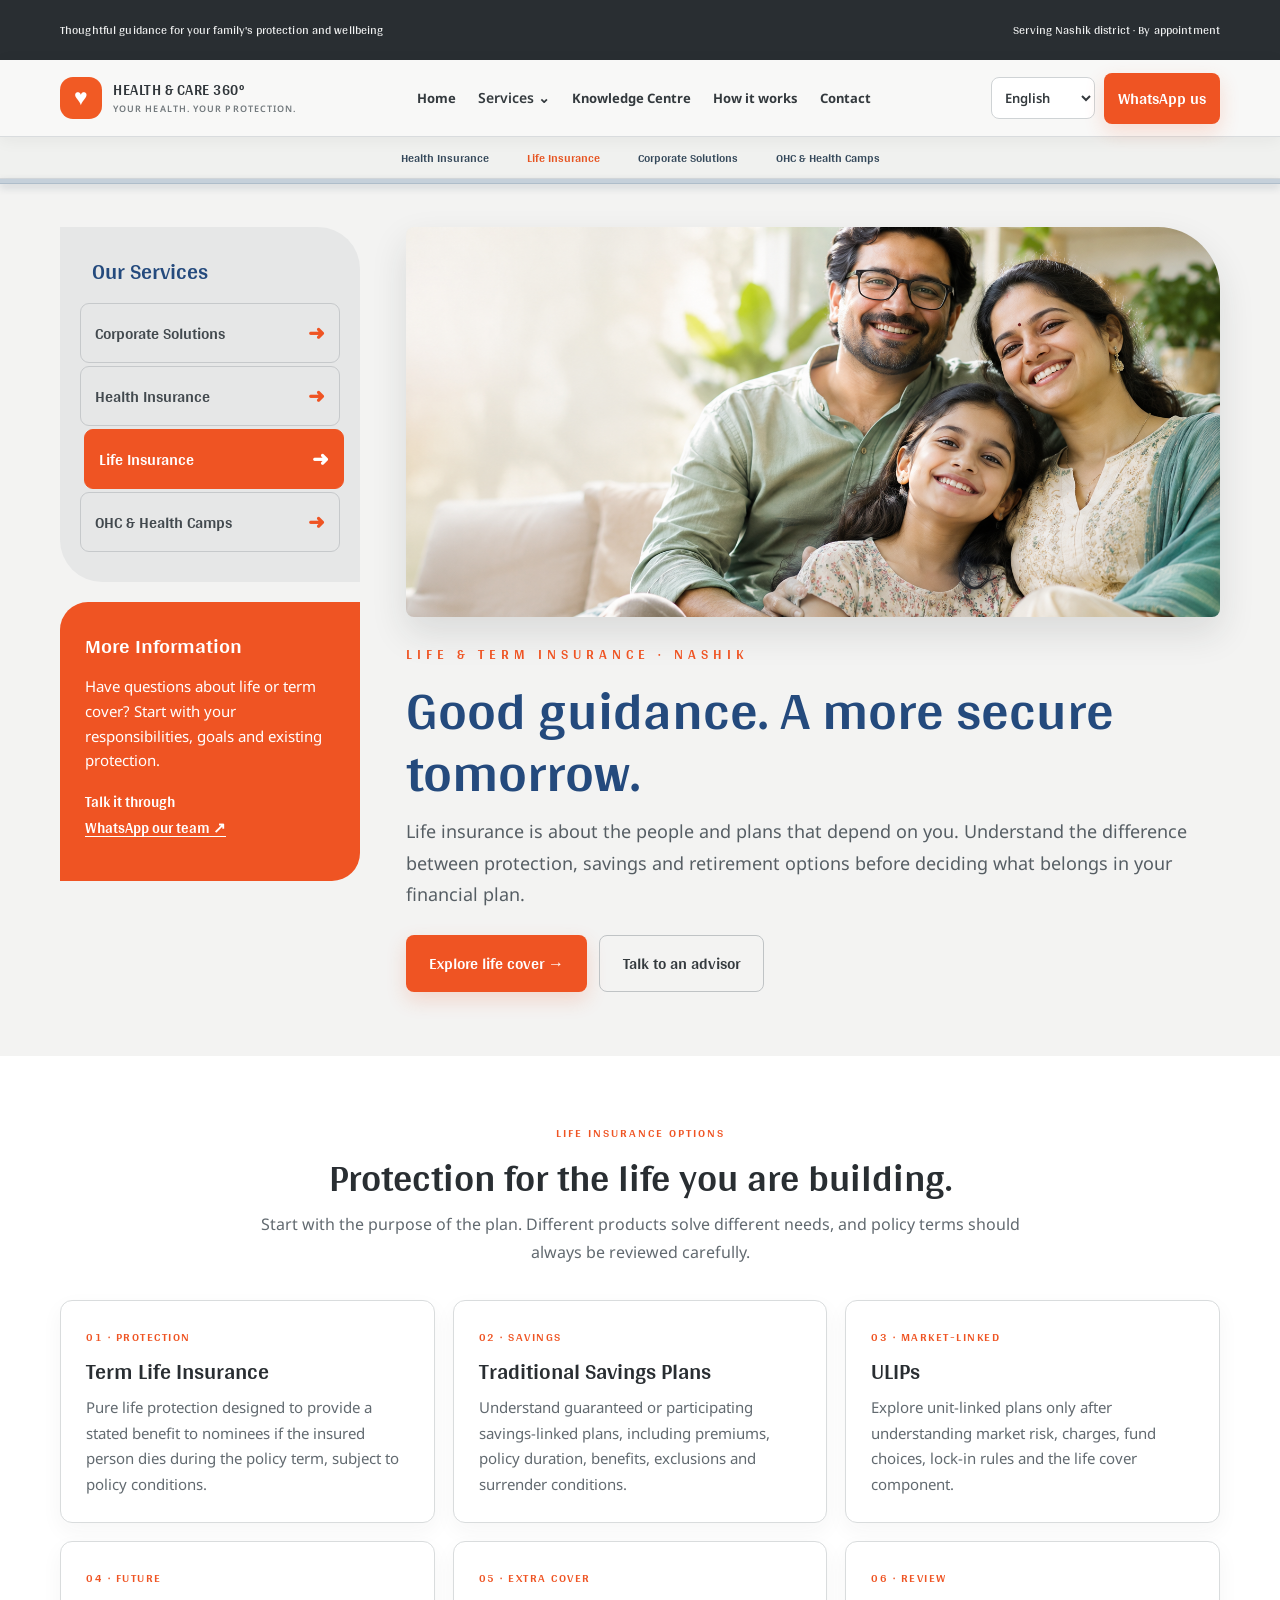
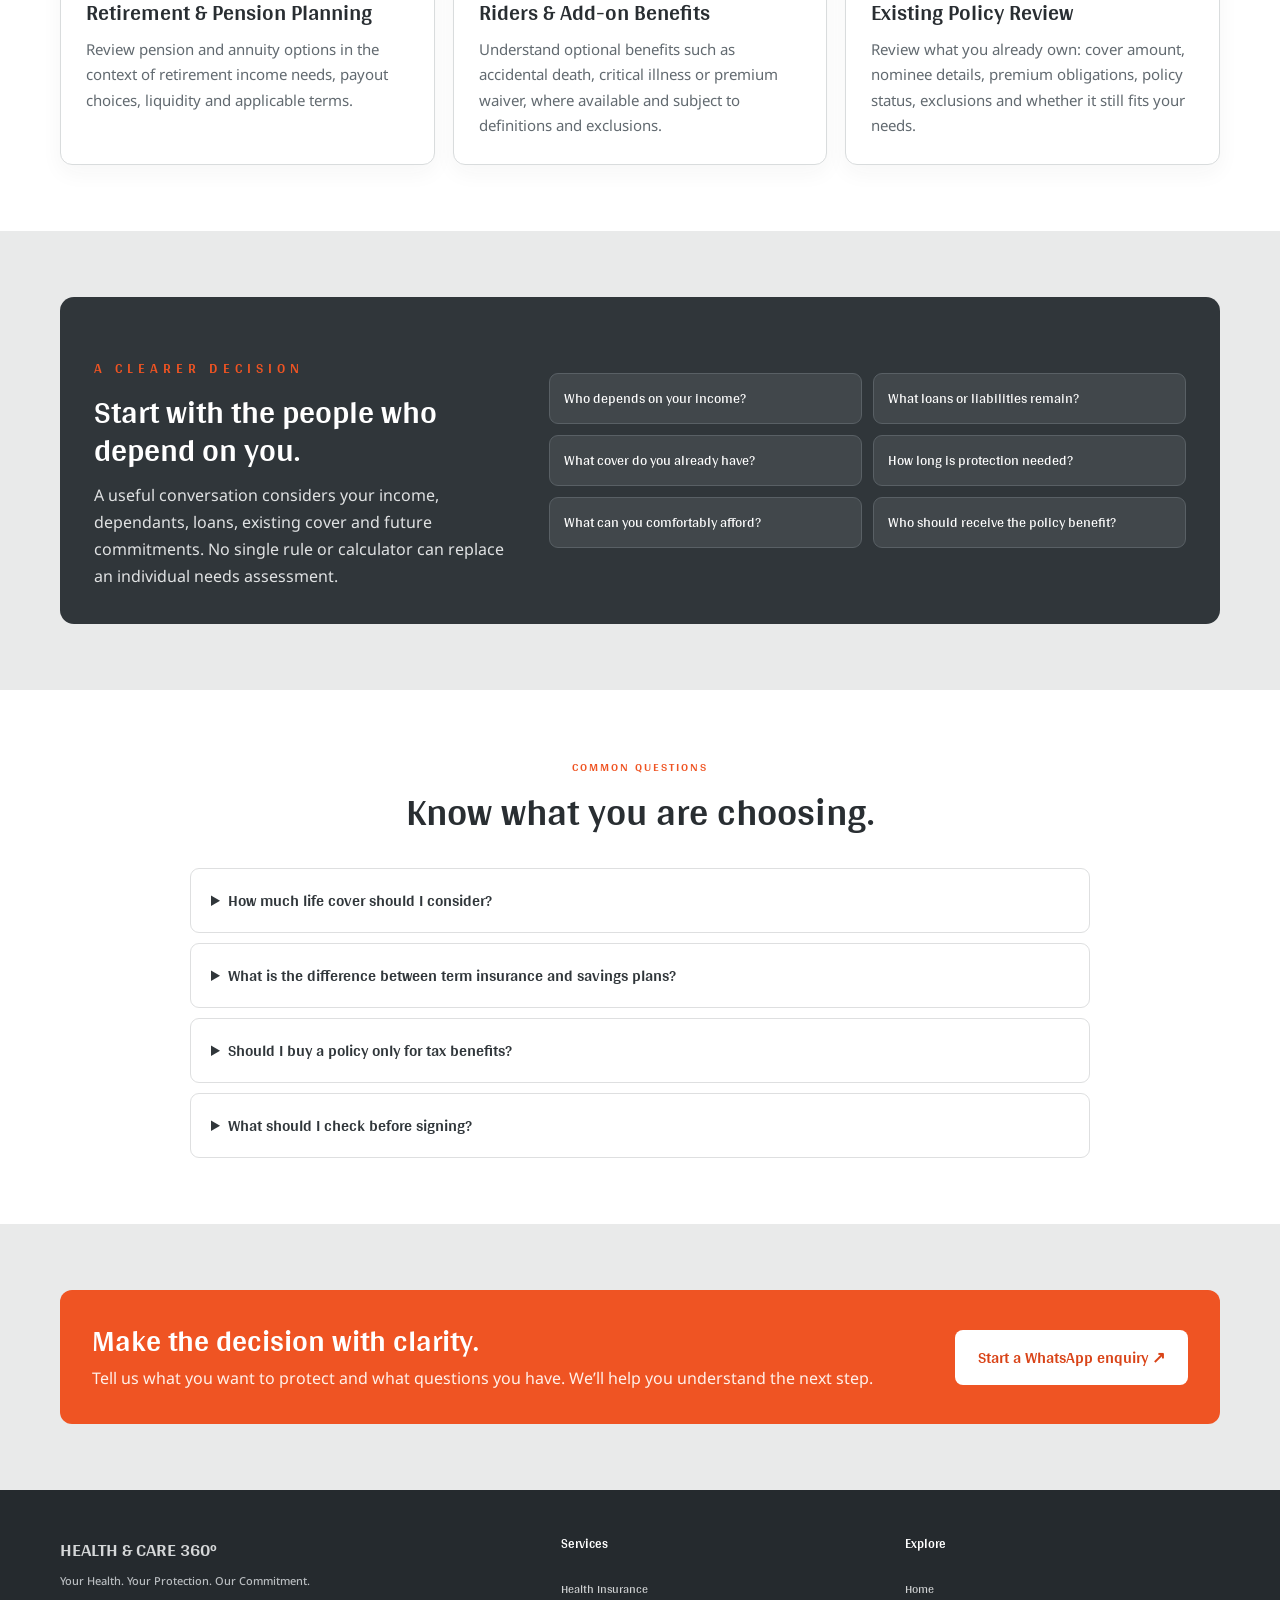
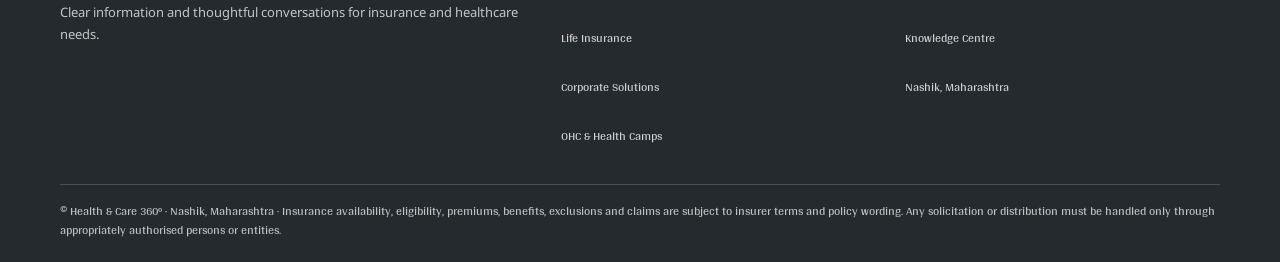
<file: life-insurance.html>
<!doctype html><html lang="en"><head><meta charset="utf-8"><meta name="viewport" content="width=device-width,initial-scale=1"><meta name="theme-color" content="#ef5423"><meta name="description" content="Clear insurance guidance in Nashik from Health & Care 360°."><title>Life Insurance | Health & Care 360° Nashik</title>
<link rel="preconnect" href="https://fonts.googleapis.com"><link rel="preconnect" href="https://fonts.gstatic.com" crossorigin><link href="https://fonts.googleapis.com/css2?family=Arya:wght@400;700&family=Noto+Sans:wght@400;500;600;700&family=Noto+Sans+Devanagari:wght@400;500;600;700&display=swap" rel="stylesheet"><link rel="stylesheet" href="sample1.css"><link rel="stylesheet" href="typography.css"><link rel="stylesheet" href="brand-refresh.css"><link rel="stylesheet" href="service-pages.css"><link rel="stylesheet" href="hc360-common-nav.css">
</head><body class="service-page">
<div id="hc360-language-holder" hidden><select class="langselect" id="lang" aria-label="Choose language" ><option value="en">English</option><option value="mr">मराठी</option><option value="hi">हिंदी</option></select></div>
<div id="hc360-shared-header" aria-live="off"></div>
<main>
<section class="service-hero"><div class="wrap service-layout"><aside class="side-column"><nav class="side-menu"><h2>Our Services</h2><a href="corporate-solutions.html">Corporate Solutions</a><a href="health-insurance.html">Health Insurance</a><a href="life-insurance.html" class="active">Life Insurance</a><a href="ohc.html">OHC &amp; Health Camps</a></nav><div class="side-contact"><h3>More Information</h3><p>Have questions about life or term cover? Start with your responsibilities, goals and existing protection.</p><p><b>Talk it through</b><br><a href="https://wa.me/919665926095?text=Namaskar%2C%20I%20would%20like%20to%20understand%20life%20and%20term%20insurance." target="_blank" rel="noopener">WhatsApp our team ↗</a></p></div></aside>
<div class="service-main"><img class="hero-image" src="assets/family-hero.png" alt="Family spending time together"><div class="service-kicker">LIFE &amp; TERM INSURANCE · NASHIK</div><h1>Good guidance. A more secure tomorrow.</h1><p class="service-intro">Life insurance is about the people and plans that depend on you. Understand the difference between protection, savings and retirement options before deciding what belongs in your financial plan.</p><div class="service-actions"><a class="btn primary" href="#life-options">Explore life cover →</a><a class="btn outline" href="https://wa.me/919665926095?text=Namaskar%2C%20I%20would%20like%20to%20discuss%20life%20insurance%20options." target="_blank" rel="noopener">Talk to an advisor</a></div></div></div></section>
<section class="service-content" id="life-options"><div class="wrap"><div class="content-heading"><div class="kicker">LIFE INSURANCE OPTIONS</div><h2>Protection for the life you are building.</h2><p>Start with the purpose of the plan. Different products solve different needs, and policy terms should always be reviewed carefully.</p></div><div class="detail-grid">
<article class="detail-card"><div class="no">01 · PROTECTION</div><h3>Term Life Insurance</h3><p>Pure life protection designed to provide a stated benefit to nominees if the insured person dies during the policy term, subject to policy conditions.</p></article>
<article class="detail-card"><div class="no">02 · SAVINGS</div><h3>Traditional Savings Plans</h3><p>Understand guaranteed or participating savings-linked plans, including premiums, policy duration, benefits, exclusions and surrender conditions.</p></article>
<article class="detail-card"><div class="no">03 · MARKET-LINKED</div><h3>ULIPs</h3><p>Explore unit-linked plans only after understanding market risk, charges, fund choices, lock-in rules and the life cover component.</p></article>
<article class="detail-card"><div class="no">04 · FUTURE</div><h3>Retirement &amp; Pension Planning</h3><p>Review pension and annuity options in the context of retirement income needs, payout choices, liquidity and applicable terms.</p></article>
<article class="detail-card"><div class="no">05 · EXTRA COVER</div><h3>Riders &amp; Add-on Benefits</h3><p>Understand optional benefits such as accidental death, critical illness or premium waiver, where available and subject to definitions and exclusions.</p></article>
<article class="detail-card"><div class="no">06 · REVIEW</div><h3>Existing Policy Review</h3><p>Review what you already own: cover amount, nominee details, premium obligations, policy status, exclusions and whether it still fits your needs.</p></article>
</div></div></section>
<section class="service-content grey"><div class="wrap"><div class="feature-band"><div><div class="service-kicker">A CLEARER DECISION</div><h2>Start with the people who depend on you.</h2><p>A useful conversation considers your income, dependants, loans, existing cover and future commitments. No single rule or calculator can replace an individual needs assessment.</p></div><div class="feature-list"><span>Who depends on your income?</span><span>What loans or liabilities remain?</span><span>What cover do you already have?</span><span>How long is protection needed?</span><span>What can you comfortably afford?</span><span>Who should receive the policy benefit?</span></div></div></div></section>
<section class="service-content"><div class="wrap"><div class="content-heading"><div class="kicker">COMMON QUESTIONS</div><h2>Know what you are choosing.</h2></div><div class="faq"><details><summary>How much life cover should I consider?</summary><p>There is no universal amount. Consider income replacement, dependants, outstanding loans, future goals, existing assets and current insurance. A needs-based calculation is a better starting point than a fixed multiple alone.</p></details><details><summary>What is the difference between term insurance and savings plans?</summary><p>Term insurance is primarily designed for life protection over a chosen period. Savings-linked products combine insurance with a savings or investment structure and have different costs, benefits and conditions.</p></details><details><summary>Should I buy a policy only for tax benefits?</summary><p>Tax treatment can change and depends on the product and applicable law. Protection needs, affordability, policy terms and suitability should come first. Seek current tax advice where required.</p></details><details><summary>What should I check before signing?</summary><p>Read the benefit illustration and policy wording, understand exclusions, premium duration, surrender or discontinuance terms, nominee details and disclosures. Ask questions before making a decision.</p></details></div></div></section>
<section class="service-content grey"><div class="wrap"><div class="bottom-cta"><div><h2>Make the decision with clarity.</h2><p>Tell us what you want to protect and what questions you have. We’ll help you understand the next step.</p></div><a class="btn" href="https://wa.me/919665926095?text=Namaskar%2C%20I%20would%20like%20to%20discuss%20life%20and%20term%20insurance%20for%20my%20family." target="_blank" rel="noopener">Start a WhatsApp enquiry ↗</a></div></div></section>
</main><footer><div class="wrap"><div class="footergrid"><div><div class="footerbrand">HEALTH &amp; CARE 360°<small>Your Health. Your Protection. Our Commitment.</small></div><p style="font-size:13px;color:#c3c6c8;line-height:1.7">Clear information and thoughtful conversations for insurance and healthcare needs.</p></div><div class="footercol"><b>Services</b><a href="health-insurance.html">Health Insurance</a><a href="life-insurance.html">Life Insurance</a><a href="corporate-solutions.html">Corporate Solutions</a><a href="ohc.html">OHC &amp; Health Camps</a></div><div class="footercol"><b>Explore</b><a href="index.html">Home</a><a href="index.html#knowledge">Knowledge Centre</a><span>Nashik, Maharashtra</span></div></div><div class="disclaimer">© Health &amp; Care 360° · Nashik, Maharashtra · Insurance availability, eligibility, premiums, benefits, exclusions and claims are subject to insurer terms and policy wording. Any solicitation or distribution must be handled only through appropriately authorised persons or entities.</div></div></footer><script src="hc360-common-nav.js" defer></script>
</body></html>
</file>
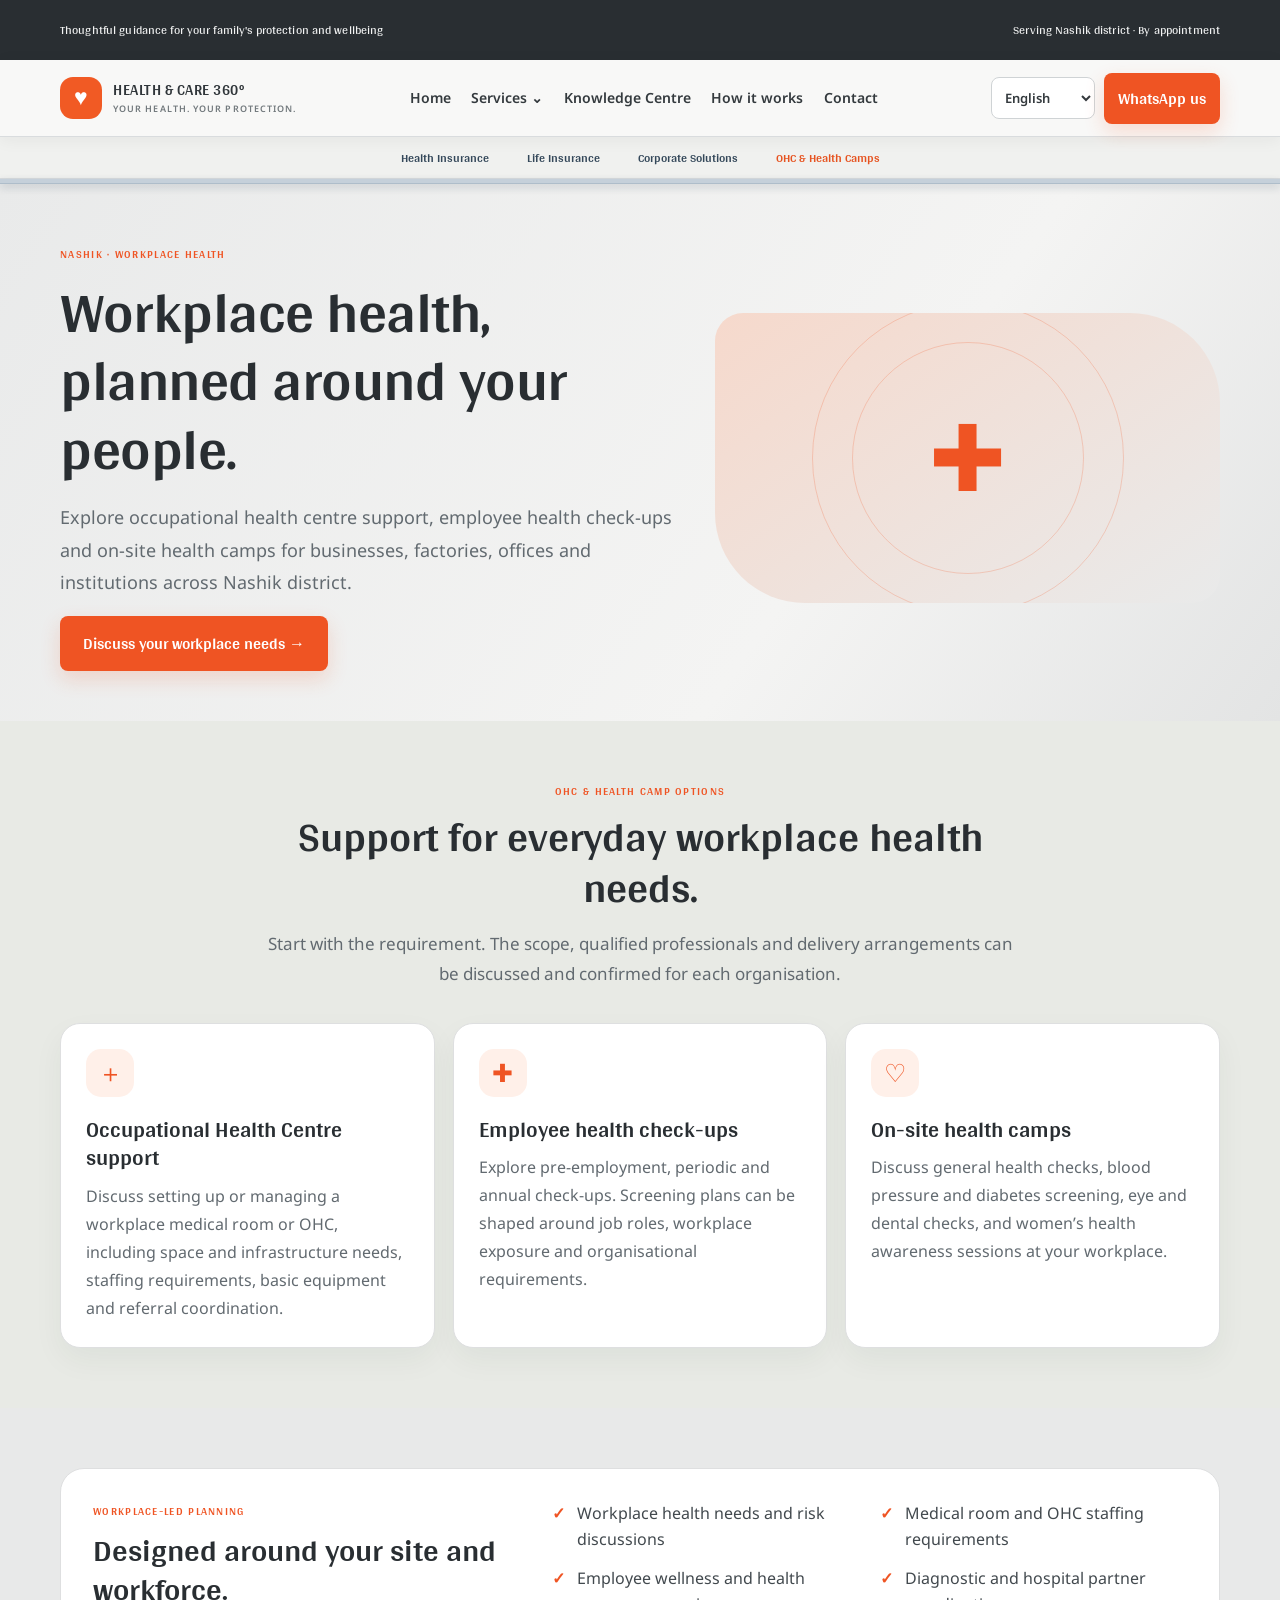
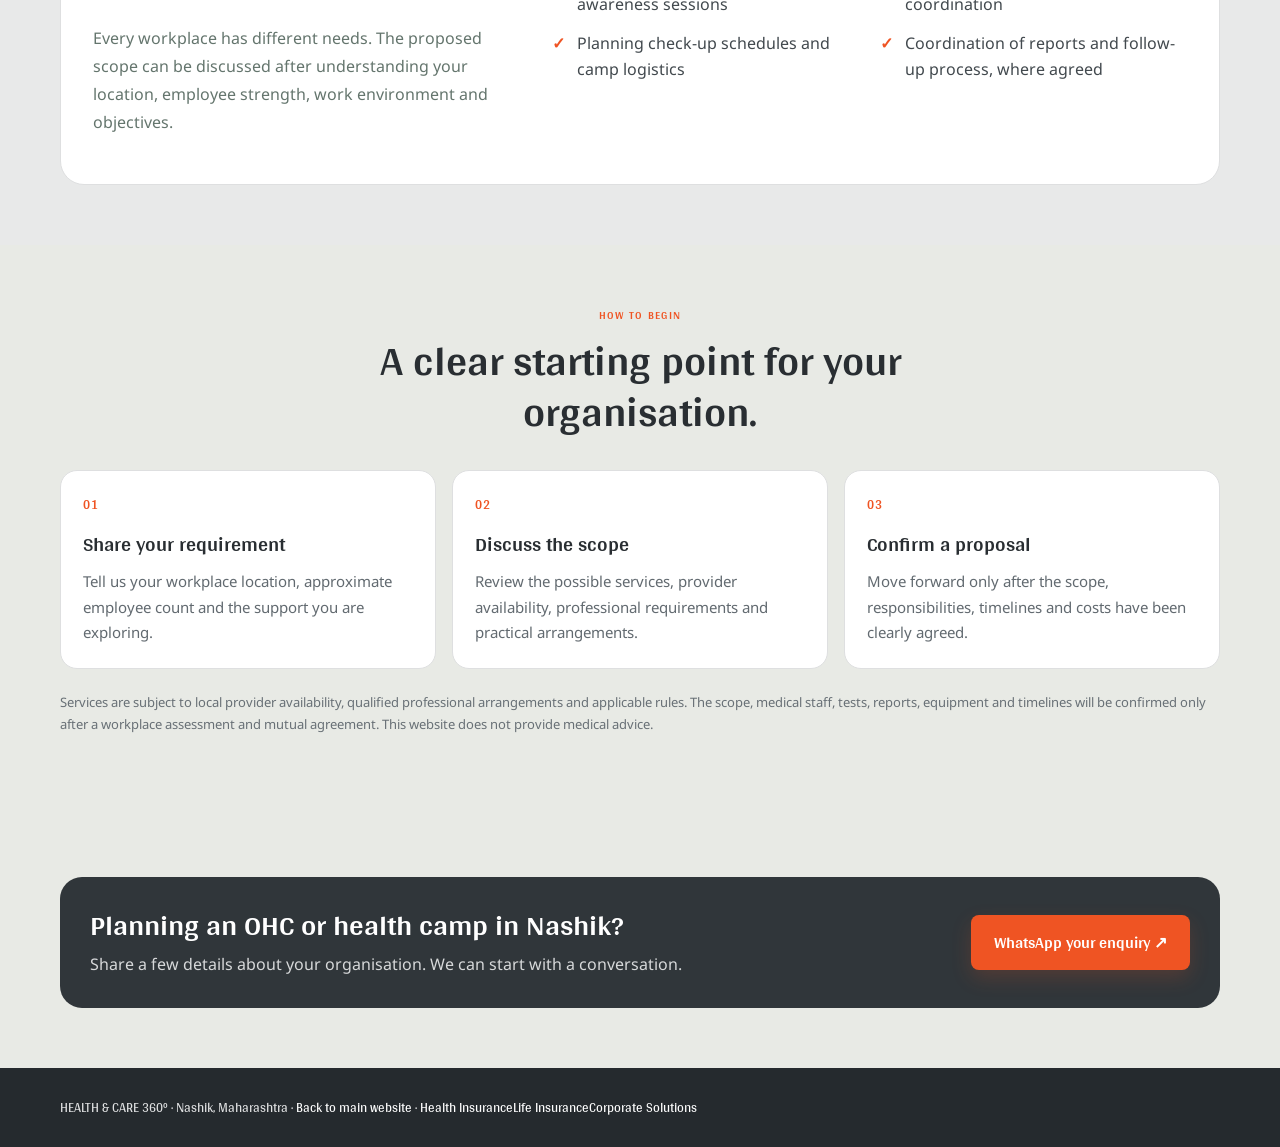
<file: ohc.html>
<!DOCTYPE html>
<html lang="en"><head><meta charset="UTF-8"><meta name="viewport" content="width=device-width, initial-scale=1.0"><meta name="theme-color" content="#292e32"><title>OHC & Health Camps in Nashik | Health & Care 360°</title>
<link rel="preconnect" href="https://fonts.googleapis.com"><link rel="preconnect" href="https://fonts.gstatic.com" crossorigin><link href="https://fonts.googleapis.com/css2?family=Arya:wght@400;700&family=Noto+Sans:wght@400;500;600;700&family=Noto+Sans+Devanagari:wght@400;500;600;700&display=swap" rel="stylesheet"><link rel="stylesheet" href="sample1.css"><link rel="stylesheet" href="typography.css"><link rel="stylesheet" href="brand-refresh.css">
<style>
body{background:#edf0eb;color:#263c33}.ohc-page-hero{padding:65px 0 50px;background:linear-gradient(125deg,#e9eaea,#f4f4f3 65%,#e6e7e7)}.ohc-page-hero .wrap{display:grid;grid-template-columns:1.1fr .9fr;gap:38px;align-items:center}.ohc-page-hero h1{font-size:clamp(38px,5vw,58px);line-height:1.18;margin:14px 0 18px;color:#292e32}.ohc-page-hero p{font-size:18px;line-height:1.8;color:#5e7167;max-width:680px}.ohc-hero-visual{min-height:290px;border-radius:28px 90px 28px 90px;background:linear-gradient(145deg,#e0e1e1,#c9cccd);display:flex;align-items:center;justify-content:center;position:relative;overflow:hidden}.ohc-hero-visual:before,.ohc-hero-visual:after{content:"";position:absolute;border:1px solid rgba(23,62,50,.18);border-radius:50%;width:230px;height:230px}.ohc-hero-visual:after{width:310px;height:310px}.ohc-hero-symbol{font-size:92px;z-index:1;color:#ef5423}.ohc-page-section{padding:60px 0}.ohc-page-section.soft{background:#e8e9e9}.ohc-page-title{max-width:760px;margin:0 auto 34px;text-align:center}.ohc-page-title h2{font-size:clamp(29px,4vw,42px);line-height:1.2;color:#292e32;margin:10px 0}.ohc-page-title p{font-size:17px;color:#64756d;line-height:1.75}.ohc-detail-grid{display:grid;grid-template-columns:repeat(3,1fr);gap:18px}.ohc-detail-card{background:#ffffff;border:1px solid #dedfe0;border-radius:20px;padding:25px;box-shadow:0 12px 30px rgba(20,54,39,.05)}.ohc-detail-card .ico{width:48px;height:48px;border-radius:15px;background:#fff0e9;color:#ef5423;display:grid;place-items:center;font-size:25px;margin-bottom:18px}.ohc-detail-card h3{font-size:22px;line-height:1.3;color:#343a3f;margin:0 0 10px}.ohc-detail-card p{font-size:16px;line-height:1.75;color:#626a70;margin:0}.ohc-planning{display:grid;grid-template-columns:.8fr 1.2fr;gap:35px;align-items:start;background:#ffffff;border:1px solid #dedfe0;border-radius:24px;padding:32px}.ohc-planning h2{font-size:31px;line-height:1.25;color:#292e32;margin:10px 0}.ohc-list{display:grid;grid-template-columns:1fr 1fr;gap:14px 22px;list-style:none;padding:0;margin:0}.ohc-list li{font-size:16px;line-height:1.6;color:#42494e;padding-left:25px;position:relative}.ohc-list li:before{content:'✓';position:absolute;left:0;color:#ef5423;font-weight:700}.ohc-steps{display:grid;grid-template-columns:repeat(3,1fr);gap:16px}.ohc-step{padding:22px;border:1px solid #dedfe0;border-radius:17px;background:#ffffff}.ohc-step b{display:block;color:#ef5423;font-size:13px;letter-spacing:1px;margin-bottom:10px}.ohc-step h3{font-size:20px;color:#343a3f;margin:0 0 7px}.ohc-step p{font-size:15px;line-height:1.7;color:#626a70;margin:0}.ohc-disclaimer{font-size:13px;line-height:1.7;color:#687076;margin:22px 0}.ohc-page-cta{padding:30px;border-radius:22px;background:#292e32;color:#fff;display:flex;align-items:center;justify-content:space-between;gap:24px}.ohc-page-cta h2{font-size:29px;line-height:1.25;margin:0 0 8px;color:#fff}.ohc-page-cta p{font-size:16px;line-height:1.65;color:#d7d9da;margin:0}.ohc-page-cta .btn{white-space:nowrap}.page-nav{display:flex;align-items:center;justify-content:space-between;gap:14px;padding:13px 0}.page-nav .brand{color:#292e32}.page-nav .btn{padding:10px 15px}.page-nav .langselect{font-size:14px}.page-footer{padding:28px 0;background:#292e32;color:#e1e2e3;font-size:13px}.page-footer a{color:#fff}
@media(max-width:760px){.ohc-page-hero{padding:42px 0 36px}.ohc-page-hero .wrap{grid-template-columns:1fr;gap:22px}.ohc-page-hero h1{font-size:37px}.ohc-page-hero p{font-size:17px}.ohc-hero-visual{min-height:180px}.ohc-detail-grid,.ohc-steps{grid-template-columns:1fr}.ohc-planning{grid-template-columns:1fr;padding:23px}.ohc-list{grid-template-columns:1fr}.ohc-page-section{padding:48px 0}.ohc-page-cta{display:block;padding:24px}.ohc-page-cta .btn{margin-top:18px;width:100%;justify-content:center}.page-nav .brand{font-size:13px}.page-nav .brand small{display:none}.page-nav .sample-variant-link{display:none}}

/* Final orange/grey overrides for this page */
body{background:#f4f4f3;color:#292e32}.ohc-page-hero{background:linear-gradient(125deg,#e9eaea,#f4f4f3 65%,#e3e4e4)}.ohc-page-hero h1,.ohc-page-title h2,.ohc-planning h2,.ohc-detail-card h3,.ohc-step h3{color:#292e32}.ohc-page-hero p,.ohc-page-title p,.ohc-detail-card p,.ohc-step p{color:#626a70}.ohc-hero-visual{background:linear-gradient(145deg,#f6d9cc,#e9eaea)}.ohc-hero-visual:before,.ohc-hero-visual:after{border-color:rgba(239,84,35,.22)}.ohc-hero-symbol{color:#ef5423}.ohc-page-section.soft{background:#e8e9e9}.ohc-detail-card,.ohc-step{background:#fff;border-color:#dedfe0}.ohc-detail-card .ico{background:#fff0e9;color:#ef5423}.ohc-planning{background:#fff;border-color:#dedfe0}.ohc-list li{color:#42494e}.ohc-list li:before,.ohc-step b{color:#ef5423}.ohc-page-cta{background:#30363a}.page-nav .brand{color:#292e32}.page-nav .logo{background:#ef5423!important}.page-footer{background:#252a2e}
</style><link rel="stylesheet" href="hc360-common-nav.css">
</head><body>
<div id="hc360-language-holder" hidden><select class="langselect" id="lang" aria-label="Choose language" ><option value="en">English</option><option value="mr">मराठी</option><option value="hi">हिंदी</option></select></div>
<div id="hc360-shared-header" aria-live="off"></div>
<main>
<section class="ohc-page-hero"><div class="wrap"><div><div class="kicker" data-t="kicker">NASHIK · WORKPLACE HEALTH</div><h1 data-t="title">Workplace health, planned around your people.</h1><p data-t="intro">Explore occupational health centre support, employee health check-ups and on-site health camps for businesses, factories, offices and institutions across Nashik district.</p><a class="btn primary" href="#enquiry" data-t="ctaTop">Discuss your workplace needs →</a></div><div class="ohc-hero-visual" aria-hidden="true"><div class="ohc-hero-symbol">✚</div></div></div></section>
<section class="ohc-page-section"><div class="wrap"><div class="ohc-page-title"><div class="kicker" data-t="servicesKicker">OHC & HEALTH CAMP OPTIONS</div><h2 data-t="servicesTitle">Support for everyday workplace health needs.</h2><p data-t="servicesIntro">Start with the requirement. The scope, qualified professionals and delivery arrangements can be discussed and confirmed for each organisation.</p></div><div class="ohc-detail-grid">
<article class="ohc-detail-card"><div class="ico">＋</div><h3 data-t="card1Title">Occupational Health Centre support</h3><p data-t="card1Text">Discuss setting up or managing a workplace medical room or OHC, including space and infrastructure needs, staffing requirements, basic equipment and referral coordination.</p></article>
<article class="ohc-detail-card"><div class="ico">✚</div><h3 data-t="card2Title">Employee health check-ups</h3><p data-t="card2Text">Explore pre-employment, periodic and annual check-ups. Screening plans can be shaped around job roles, workplace exposure and organisational requirements.</p></article>
<article class="ohc-detail-card"><div class="ico">♡</div><h3 data-t="card3Title">On-site health camps</h3><p data-t="card3Text">Discuss general health checks, blood pressure and diabetes screening, eye and dental checks, and women’s health awareness sessions at your workplace.</p></article>
</div></div></section>
<section class="ohc-page-section soft"><div class="wrap"><div class="ohc-planning"><div><div class="kicker" data-t="planningKicker">WORKPLACE-LED PLANNING</div><h2 data-t="planningTitle">Designed around your site and workforce.</h2><p data-t="planningText" style="font-size:16px;line-height:1.75;color:#64756d">Every workplace has different needs. The proposed scope can be discussed after understanding your location, employee strength, work environment and objectives.</p></div><ul class="ohc-list"><li data-t="point1">Workplace health needs and risk discussions</li><li data-t="point2">Medical room and OHC staffing requirements</li><li data-t="point3">Employee wellness and health awareness sessions</li><li data-t="point4">Diagnostic and hospital partner coordination</li><li data-t="point5">Planning check-up schedules and camp logistics</li><li data-t="point6">Coordination of reports and follow-up process, where agreed</li></ul></div></div></section>
<section class="ohc-page-section"><div class="wrap"><div class="ohc-page-title"><div class="kicker" data-t="processKicker">HOW TO BEGIN</div><h2 data-t="processTitle">A clear starting point for your organisation.</h2></div><div class="ohc-steps"><article class="ohc-step"><b>01</b><h3 data-t="step1Title">Share your requirement</h3><p data-t="step1Text">Tell us your workplace location, approximate employee count and the support you are exploring.</p></article><article class="ohc-step"><b>02</b><h3 data-t="step2Title">Discuss the scope</h3><p data-t="step2Text">Review the possible services, provider availability, professional requirements and practical arrangements.</p></article><article class="ohc-step"><b>03</b><h3 data-t="step3Title">Confirm a proposal</h3><p data-t="step3Text">Move forward only after the scope, responsibilities, timelines and costs have been clearly agreed.</p></article></div><p class="ohc-disclaimer" data-t="disclaimer">Services are subject to local provider availability, qualified professional arrangements and applicable rules. The scope, medical staff, tests, reports, equipment and timelines will be confirmed only after a workplace assessment and mutual agreement. This website does not provide medical advice.</p></div></section>
<section class="ohc-page-section" id="enquiry"><div class="wrap"><div class="ohc-page-cta"><div><h2 data-t="ctaTitle">Planning an OHC or health camp in Nashik?</h2><p data-t="ctaText">Share a few details about your organisation. We can start with a conversation.</p></div><a class="btn primary" id="waLink" href="https://wa.me/919665926095?text=Hello%2C%20I%20would%20like%20to%20discuss%20OHC%20or%20employee%20health%20camp%20requirements%20in%20Nashik." target="_blank" rel="noopener" data-t="ctaButton">WhatsApp your enquiry ↗</a></div></div></section>
</main><footer class="page-footer"><div class="wrap">HEALTH & CARE 360° · Nashik, Maharashtra · <a href="index.html" data-t="backHome">Back to main website</a> · <a href="health-insurance.html">Health Insurance</a><a href="life-insurance.html">Life Insurance</a><a href="corporate-solutions.html">Corporate Solutions</a></div></footer>
<script>
const copy={
en:{kicker:'NASHIK · WORKPLACE HEALTH',title:'Workplace health, planned around your people.',intro:'Explore occupational health centre support, employee health check-ups and on-site health camps for businesses, factories, offices and institutions across Nashik district.',ctaTop:'Discuss your workplace needs →',servicesKicker:'OHC & HEALTH CAMP OPTIONS',servicesTitle:'Support for everyday workplace health needs.',servicesIntro:'Start with the requirement. The scope, qualified professionals and delivery arrangements can be discussed and confirmed for each organisation.',card1Title:'Occupational Health Centre support',card1Text:'Discuss setting up or managing a workplace medical room or OHC, including space and infrastructure needs, staffing requirements, basic equipment and referral coordination.',card2Title:'Employee health check-ups',card2Text:'Explore pre-employment, periodic and annual check-ups. Screening plans can be shaped around job roles, workplace exposure and organisational requirements.',card3Title:'On-site health camps',card3Text:'Discuss general health checks, blood pressure and diabetes screening, eye and dental checks, and women’s health awareness sessions at your workplace.',planningKicker:'WORKPLACE-LED PLANNING',planningTitle:'Designed around your site and workforce.',planningText:'Every workplace has different needs. The proposed scope can be discussed after understanding your location, employee strength, work environment and objectives.',point1:'Workplace health needs and risk discussions',point2:'Medical room and OHC staffing requirements',point3:'Employee wellness and health awareness sessions',point4:'Diagnostic and hospital partner coordination',point5:'Planning check-up schedules and camp logistics',point6:'Coordination of reports and follow-up process, where agreed',processKicker:'HOW TO BEGIN',processTitle:'A clear starting point for your organisation.',step1Title:'Share your requirement',step1Text:'Tell us your workplace location, approximate employee count and the support you are exploring.',step2Title:'Discuss the scope',step2Text:'Review the possible services, provider availability, professional requirements and practical arrangements.',step3Title:'Confirm a proposal',step3Text:'Move forward only after the scope, responsibilities, timelines and costs have been clearly agreed.',disclaimer:'Services are subject to local provider availability, qualified professional arrangements and applicable rules. The scope, medical staff, tests, reports, equipment and timelines will be confirmed only after a workplace assessment and mutual agreement. This website does not provide medical advice.',ctaTitle:'Planning an OHC or health camp in Nashik?',ctaText:'Share a few details about your organisation. We can start with a conversation.',ctaButton:'WhatsApp your enquiry ↗',backHome:'Back to main website',health:'Health Insurance'},
mr:{kicker:'नाशिक · कार्यस्थळ आरोग्य',title:'तुमच्या कर्मचाऱ्यांसाठी नियोजित कार्यस्थळ आरोग्य सेवा.',intro:'नाशिक जिल्ह्यातील उद्योग, कारखाने, कार्यालये आणि संस्थांसाठी OHC सहाय्य, कर्मचारी आरोग्य तपासणी आणि कार्यस्थळावरील आरोग्य शिबिरांचे पर्याय जाणून घ्या.',ctaTop:'तुमच्या गरजांबद्दल चर्चा करा →',servicesKicker:'OHC आणि आरोग्य शिबिरांचे पर्याय',servicesTitle:'कार्यस्थळावरील आरोग्याच्या गरजांसाठी सहाय्य.',servicesIntro:'तुमची गरज समजून सुरुवात करूया. प्रत्येक संस्थेसाठी सेवा, पात्र व्यावसायिक आणि अंमलबजावणीची रूपरेषा चर्चा करून निश्चित करता येईल.',card1Title:'व्यावसायिक आरोग्य केंद्र (OHC) सहाय्य',card1Text:'कार्यस्थळावरील मेडिकल रूम किंवा OHC सुरू करणे अथवा व्यवस्थापित करण्याबाबत जागा, मूलभूत सुविधा, कर्मचारी, उपकरणे आणि रुग्णालय समन्वय यावर चर्चा करा.',card2Title:'कर्मचारी आरोग्य तपासणी',card2Text:'नोकरीपूर्व, नियमित आणि वार्षिक आरोग्य तपासणीचे पर्याय जाणून घ्या. तपासणीचे स्वरूप कामाचे स्वरूप आणि संस्थेच्या गरजांनुसार ठरवता येईल.',card3Title:'कार्यस्थळावरील आरोग्य शिबिरे',card3Text:'सामान्य आरोग्य तपासणी, रक्तदाब व मधुमेह तपासणी, डोळे व दात तपासणी आणि महिला आरोग्य जनजागृती सत्रांबाबत चर्चा करा.',planningKicker:'कार्यस्थळानुसार नियोजन',planningTitle:'तुमच्या जागा आणि कर्मचाऱ्यांच्या गरजांनुसार.',planningText:'प्रत्येक कार्यस्थळाच्या गरजा वेगळ्या असतात. ठिकाण, कर्मचाऱ्यांची संख्या, कामाचे वातावरण आणि उद्दिष्टे समजून घेतल्यानंतर सेवांची रूपरेषा ठरवता येईल.',point1:'कार्यस्थळाच्या आरोग्यविषयक गरजा आणि जोखमींवर चर्चा',point2:'मेडिकल रूम आणि OHC कर्मचारी आवश्यकता',point3:'कर्मचारी आरोग्य व जनजागृती सत्रे',point4:'डायग्नोस्टिक आणि रुग्णालय भागीदारांशी समन्वय',point5:'तपासणी वेळापत्रक आणि शिबिराचे नियोजन',point6:'मान्यतेनुसार अहवाल आणि पुढील प्रक्रियेचा समन्वय',processKicker:'सुरुवात कशी करावी',processTitle:'तुमच्या संस्थेसाठी स्पष्ट सुरुवात.',step1Title:'तुमची गरज सांगा',step1Text:'कार्यस्थळाचे ठिकाण, कर्मचाऱ्यांची अंदाजे संख्या आणि अपेक्षित सहाय्य सांगा.',step2Title:'सेवांच्या व्याप्तीवर चर्चा',step2Text:'उपलब्ध सेवा, सेवा पुरवठादार, पात्र व्यावसायिक आणि आवश्यक व्यवस्थांवर चर्चा करा.',step3Title:'प्रस्ताव निश्चित करा',step3Text:'सेवा, जबाबदाऱ्या, वेळापत्रक आणि खर्च स्पष्टपणे मान्य झाल्यानंतरच पुढे जा.',disclaimer:'सेवा स्थानिक उपलब्धता, पात्र व्यावसायिकांच्या व्यवस्थापन आणि लागू नियमांवर अवलंबून असतील. कार्यस्थळाचा आढावा आणि परस्पर संमतीनंतरच सेवा, वैद्यकीय कर्मचारी, तपासण्या, अहवाल, उपकरणे आणि वेळापत्रक निश्चित केले जातील. ही वेबसाइट वैद्यकीय सल्ला देत नाही.',ctaTitle:'नाशिकमध्ये OHC किंवा आरोग्य शिबिराचे नियोजन आहे?',ctaText:'तुमच्या संस्थेबद्दल थोडी माहिती द्या. आपण चर्चेने सुरुवात करू शकतो.',ctaButton:'WhatsApp वर चौकशी करा ↗',backHome:'मुख्य वेबसाइटवर परत जा',health:'आरोग्य विमा'},
hi:{kicker:'नाशिक · कार्यस्थल स्वास्थ्य',title:'आपके कर्मचारियों की जरूरतों के अनुसार कार्यस्थल स्वास्थ्य योजना।',intro:'नाशिक जिले के उद्योगों, कारखानों, कार्यालयों और संस्थानों के लिए OHC सहायता, कर्मचारी स्वास्थ्य जांच और कार्यस्थल स्वास्थ्य शिविरों के विकल्प जानें।',ctaTop:'अपनी जरूरतों पर चर्चा करें →',servicesKicker:'OHC और स्वास्थ्य शिविर विकल्प',servicesTitle:'कार्यस्थल की रोजमर्रा की स्वास्थ्य जरूरतों के लिए सहायता।',servicesIntro:'आपकी जरूरत से शुरुआत करें। प्रत्येक संस्था के लिए सेवाओं का दायरा, योग्य पेशेवर और व्यवस्था चर्चा के बाद तय की जा सकती है।',card1Title:'ऑक्यूपेशनल हेल्थ सेंटर (OHC) सहायता',card1Text:'कार्यस्थल पर मेडिकल रूम या OHC शुरू करने अथवा प्रबंधन के लिए जगह, बुनियादी सुविधाओं, स्टाफ, उपकरणों और अस्पताल समन्वय पर चर्चा करें।',card2Title:'कर्मचारी स्वास्थ्य जांच',card2Text:'नौकरी से पहले, नियमित और वार्षिक स्वास्थ्य जांच के विकल्प जानें। जांच का दायरा काम की भूमिका और संस्था की जरूरतों के अनुसार तय किया जा सकता है।',card3Title:'कार्यस्थल पर स्वास्थ्य शिविर',card3Text:'सामान्य स्वास्थ्य जांच, रक्तचाप और मधुमेह स्क्रीनिंग, आंखों और दांतों की जांच तथा महिला स्वास्थ्य जागरूकता सत्रों पर चर्चा करें।',planningKicker:'कार्यस्थल के अनुसार योजना',planningTitle:'आपके परिसर और कर्मचारियों की जरूरतों के अनुसार।',planningText:'हर कार्यस्थल की जरूरत अलग होती है। स्थान, कर्मचारियों की संख्या, काम का वातावरण और उद्देश्य समझने के बाद सेवाओं का दायरा तय किया जा सकता है।',point1:'कार्यस्थल की स्वास्थ्य जरूरतों और जोखिमों पर चर्चा',point2:'मेडिकल रूम और OHC स्टाफ की आवश्यकताएँ',point3:'कर्मचारी स्वास्थ्य और जागरूकता सत्र',point4:'डायग्नोस्टिक और अस्पताल भागीदारों के साथ समन्वय',point5:'जांच कार्यक्रम और शिविर व्यवस्था की योजना',point6:'सहमति के अनुसार रिपोर्ट और आगे की प्रक्रिया का समन्वय',processKicker:'शुरुआत कैसे करें',processTitle:'आपकी संस्था के लिए एक स्पष्ट शुरुआत।',step1Title:'अपनी जरूरत बताएँ',step1Text:'कार्यस्थल का स्थान, कर्मचारियों की अनुमानित संख्या और अपेक्षित सहायता बताएँ।',step2Title:'सेवाओं के दायरे पर चर्चा',step2Text:'संभावित सेवाओं, उपलब्ध प्रदाताओं, योग्य पेशेवरों और व्यावहारिक व्यवस्थाओं की समीक्षा करें।',step3Title:'प्रस्ताव की पुष्टि करें',step3Text:'सेवाओं, जिम्मेदारियों, समय-सीमा और लागत पर स्पष्ट सहमति के बाद ही आगे बढ़ें।',disclaimer:'सेवाएँ स्थानीय उपलब्धता, योग्य पेशेवरों की व्यवस्था और लागू नियमों के अधीन होंगी। कार्यस्थल की समीक्षा और आपसी सहमति के बाद ही सेवाओं, मेडिकल स्टाफ, जांच, रिपोर्ट, उपकरण और समय-सीमा की पुष्टि की जाएगी। यह वेबसाइट चिकित्सा सलाह नहीं देती।',ctaTitle:'नाशिक में OHC या स्वास्थ्य शिविर की योजना है?',ctaText:'अपनी संस्था के बारे में कुछ जानकारी साझा करें। बातचीत से शुरुआत करते हैं।',ctaButton:'WhatsApp पर पूछताछ करें ↗',backHome:'मुख्य वेबसाइट पर वापस जाएँ',health:'स्वास्थ्य बीमा'}
};
function setLang(lang){document.documentElement.lang=lang;document.querySelectorAll('[data-t]').forEach(el=>{const key=el.getAttribute('data-t');if(copy[lang][key])el.textContent=copy[lang][key]});const msg={en:'Hello, I would like to discuss OHC or employee health camp requirements in Nashik.',mr:'नमस्कार, मला नाशिकमधील OHC किंवा कर्मचारी आरोग्य शिबिराच्या गरजांबद्दल चर्चा करायची आहे.',hi:'नमस्कार, मैं नाशिक में OHC या कर्मचारी स्वास्थ्य शिविर की जरूरतों पर चर्चा करना चाहता/चाहती हूँ।'}[lang];document.getElementById('waLink').href='https://wa.me/919665926095?text='+encodeURIComponent(msg);document.getElementById('lang').value=lang;}
document.getElementById('lang').addEventListener('change',e=>setLang(e.target.value));let saved='en';try{saved=localStorage.getItem('hc360-language')||'en'}catch(e){}setLang(copy[saved]?saved:'en');
</script><script src="hc360-common-nav.js" defer></script>
</body></html>
</file>
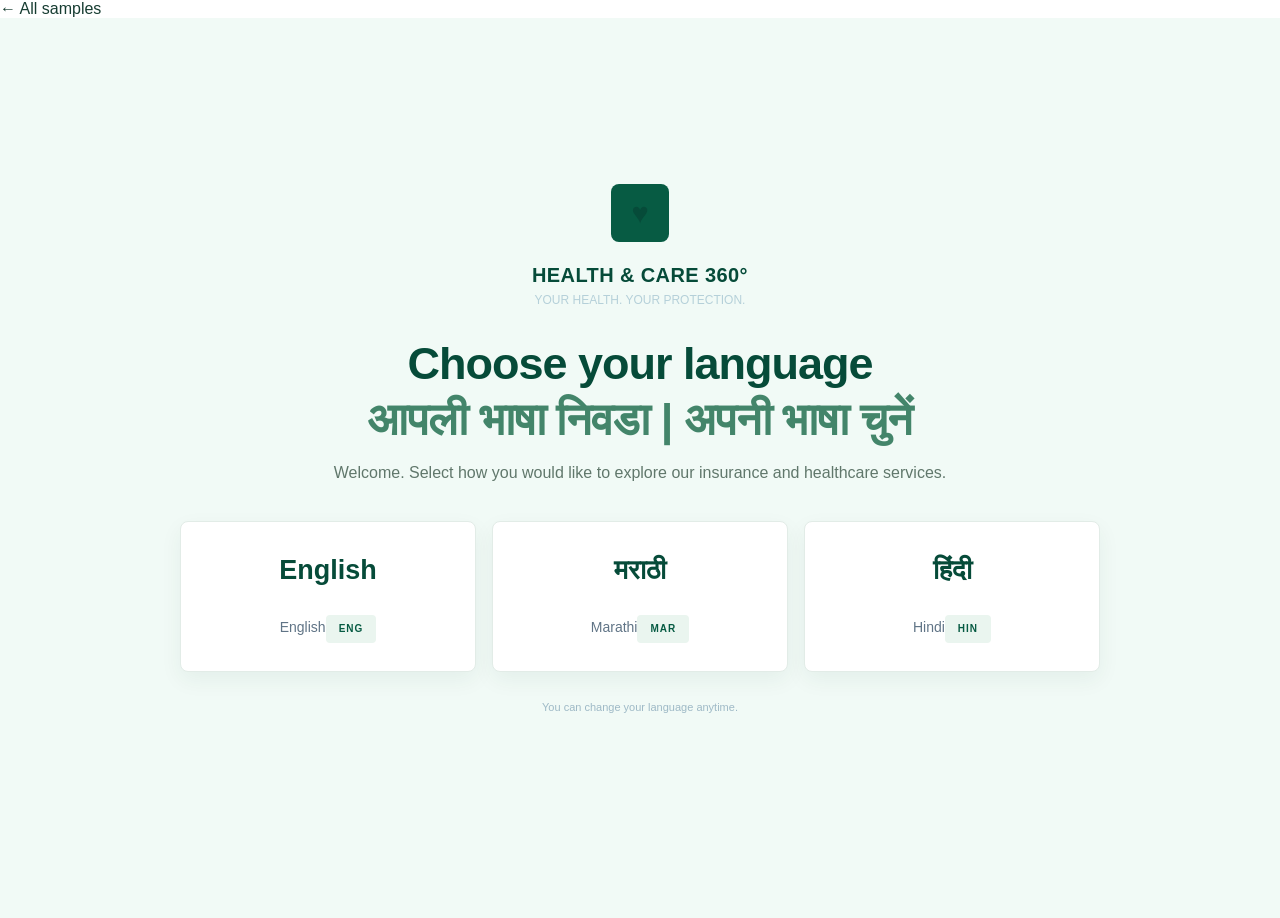
<file: sample1.html>
<!DOCTYPE html>
<html lang="en">
<head>
<meta charset="UTF-8">
<meta name="viewport" content="width=device-width, initial-scale=1.0">
<meta name="theme-color" content="#102b46">
<title>Health & Care 360° | Your Health. Your Protection.</title>
<style>
:root{--navy:#102b46;--navy2:#173d5b;--teal:#0c8d91;--mint:#e8f5f2;--ink:#203244;--muted:#647586;--paper:#f5f8fa;--line:#e2e9ee;--white:#fff;--gold:#e6b85c;--shadow:0 16px 45px rgba(16,43,70,.10)}
*{box-sizing:border-box}html{scroll-behavior:smooth}body{margin:0;font-family:Inter,ui-sans-serif,system-ui,-apple-system,"Segoe UI",Arial,sans-serif;color:var(--ink);background:#fff}button,a{font:inherit}a{color:inherit;text-decoration:none}.hidden{display:none!important}
.wrap{width:min(1160px,calc(100% - 40px));margin:auto}
.topbar{background:var(--navy);color:#dce9ef;font-size:12px;padding:9px 0}.topbar .wrap{display:flex;justify-content:space-between;gap:14px;flex-wrap:wrap}
header{background:#fff;position:sticky;top:0;z-index:20;border-bottom:1px solid var(--line)}.nav{height:76px;display:flex;align-items:center;justify-content:space-between;gap:20px}
.brand{display:flex;align-items:center;gap:11px;font-weight:850;letter-spacing:.2px;color:var(--navy);font-size:18px}.logo{width:42px;height:42px;border-radius:13px;background:var(--navy);display:grid;place-items:center;color:#fff;font-size:23px}.brand span small{display:block;color:var(--muted);font-size:10px;font-weight:600;letter-spacing:1.1px;margin-top:2px}
.navlinks{display:flex;align-items:center;gap:25px;font-size:13px;font-weight:650;color:#415568}.navlinks a:hover{color:var(--teal)}.navright{display:flex;align-items:center;gap:10px}
.langselect{border:1px solid var(--line);border-radius:10px;padding:9px 10px;background:#fff;color:var(--navy);font-weight:700;font-size:12px}
.btn{border:0;border-radius:11px;padding:12px 18px;font-weight:750;cursor:pointer;display:inline-flex;align-items:center;justify-content:center;gap:8px;transition:.2s}.btn:hover{transform:translateY(-1px)}.primary{background:var(--teal);color:#fff;box-shadow:0 8px 18px rgba(12,141,145,.2)}.darkbtn{background:var(--navy);color:#fff}.outline{border:1px solid #cbd8df;color:var(--navy);background:#fff}
.mobilemenu{display:none;background:none;border:0;font-size:25px;color:var(--navy)}
.hero{background:linear-gradient(115deg,#102b46 0%,#173d5b 62%,#0c777d 100%);color:#fff;overflow:hidden;position:relative}
.hero:after{content:"";position:absolute;width:510px;height:510px;border:1px solid rgba(255,255,255,.12);border-radius:50%;right:-100px;top:-190px;box-shadow:0 0 0 55px rgba(255,255,255,.035),0 0 0 110px rgba(255,255,255,.025)}
.hero-inner{padding:76px 0 72px;display:grid;grid-template-columns:1.1fr .9fr;align-items:center;gap:54px;position:relative;z-index:1}
.eyebrow{font-size:11px;letter-spacing:2px;text-transform:uppercase;color:#9ce0d9;font-weight:800;display:flex;align-items:center;gap:9px}.eyebrow:before{content:"";width:26px;height:2px;background:var(--gold)}
h1{font-size:clamp(38px,5vw,62px);line-height:1.07;letter-spacing:-1.8px;margin:20px 0 18px;max-width:690px}.hero p{color:#d5e4eb;line-height:1.7;font-size:17px;max-width:570px;margin:0 0 27px}.hero-actions{display:flex;gap:12px;flex-wrap:wrap}.hero .outline{background:transparent;border-color:#8aa7b6;color:#fff}
.hero-note{display:flex;align-items:center;gap:20px;margin-top:30px;color:#c2d5df;font-size:12px}.hero-note span{display:flex;align-items:center;gap:7px}.check{color:#9ce0d9;font-weight:900}
.visual{min-height:365px;position:relative;display:grid;place-items:center}.orbit{width:320px;height:320px;border-radius:50%;border:1px solid rgba(255,255,255,.22);display:grid;place-items:center;position:relative}.orbit:before,.orbit:after{content:"";position:absolute;border:1px solid rgba(255,255,255,.13);border-radius:50%}.orbit:before{inset:28px}.orbit:after{inset:62px}
.center-heart{width:150px;height:150px;border-radius:42px;background:rgba(255,255,255,.12);backdrop-filter:blur(10px);border:1px solid rgba(255,255,255,.25);display:grid;place-items:center;font-size:67px;box-shadow:0 20px 55px rgba(0,0,0,.16)}
.float-card{position:absolute;background:#fff;color:var(--navy);padding:14px 16px;border-radius:15px;box-shadow:0 15px 35px rgba(0,0,0,.18);min-width:165px}.float-card b{display:block;font-size:13px}.float-card small{color:var(--muted);font-size:11px}.float-card.one{top:25px;right:-5px}.float-card.two{bottom:25px;left:-5px}.mini-icon{display:inline-grid;place-items:center;width:29px;height:29px;background:var(--mint);border-radius:9px;margin-right:7px;color:var(--teal)}
.truststrip{background:#fff;border-bottom:1px solid var(--line)}.trustitems{display:grid;grid-template-columns:repeat(4,1fr);padding:20px 0;gap:18px}.trustitem{display:flex;gap:11px;align-items:center;justify-content:center;color:#536779;font-size:12px;font-weight:700}.trustitem strong{font-size:20px;color:var(--teal)}
section{padding:76px 0}.section-head{text-align:center;max-width:700px;margin:0 auto 38px}.kicker{color:var(--teal);font-size:11px;font-weight:850;letter-spacing:1.8px;text-transform:uppercase}.section-head h2{font-size:clamp(28px,3.4vw,40px);letter-spacing:-1px;color:var(--navy);margin:12px 0}.section-head p{color:var(--muted);line-height:1.7;margin:0}
.paths{display:grid;grid-template-columns:1fr 1fr;gap:22px}.path-card{border:1px solid var(--line);border-radius:22px;overflow:hidden;background:#fff;box-shadow:var(--shadow);transition:.25s}.path-card:hover{transform:translateY(-4px)}.path-top{padding:29px 30px 25px;min-height:235px;position:relative;overflow:hidden}.path-top.family{background:linear-gradient(135deg,#e7f4f1,#f6fbfa)}.path-top.corporate{background:linear-gradient(135deg,#eaf0f7,#f7f9fc)}.path-symbol{font-size:36px;margin-bottom:22px}.path-top h3{font-size:25px;color:var(--navy);margin:0 0 9px}.path-top p{max-width:430px;color:#536779;line-height:1.6;margin:0;font-size:14px}.path-top .orb{position:absolute;right:-28px;bottom:-70px;width:200px;height:200px;border-radius:50%;border:1px solid rgba(12,141,145,.17);box-shadow:0 0 0 25px rgba(12,141,145,.045),0 0 0 50px rgba(12,141,145,.035)}
.path-bottom{padding:22px 30px 26px}.service-pills{display:flex;flex-wrap:wrap;gap:8px;margin-bottom:18px}.pill{background:#f1f5f7;border-radius:30px;padding:8px 11px;font-size:11px;color:#40576a;font-weight:700}.textlink{color:var(--teal);font-weight:800;font-size:13px;display:inline-flex;gap:8px;align-items:center}
.grid3{display:grid;grid-template-columns:repeat(3,1fr);gap:18px}.service{border:1px solid var(--line);border-radius:17px;padding:24px;background:#fff;transition:.2s}.service:hover{box-shadow:var(--shadow);border-color:#b6d9d6}.service-icon{width:45px;height:45px;border-radius:13px;background:var(--mint);display:grid;place-items:center;font-size:22px;margin-bottom:17px}.service h3{margin:0 0 8px;color:var(--navy);font-size:17px}.service p{font-size:13px;color:var(--muted);line-height:1.65;margin:0 0 14px}
.soft{background:var(--paper)}.knowledge-layout{display:grid;grid-template-columns:.8fr 1.2fr;gap:42px;align-items:center}.knowledge-copy h2{font-size:36px;line-height:1.13;color:var(--navy);margin:13px 0}.knowledge-copy p{color:var(--muted);line-height:1.7;font-size:14px}.article-list{display:grid;gap:12px}.article{display:flex;align-items:center;gap:16px;padding:17px;border:1px solid var(--line);border-radius:15px;background:#fff}.article-icon{width:48px;height:48px;flex:0 0 48px;border-radius:13px;background:var(--mint);display:grid;place-items:center;font-size:22px}.article b{display:block;color:var(--navy);font-size:14px;margin-bottom:4px}.article small{color:var(--muted);font-size:12px}
.steps{display:grid;grid-template-columns:repeat(3,1fr);gap:18px}.step{padding:26px;border-radius:17px;background:#fff;border:1px solid var(--line)}.stepnum{font-size:12px;color:var(--teal);font-weight:900;letter-spacing:1px}.step h3{font-size:17px;color:var(--navy);margin:12px 0 7px}.step p{font-size:13px;color:var(--muted);line-height:1.6;margin:0}
.cta{background:var(--navy);color:#fff;border-radius:24px;padding:42px;display:flex;justify-content:space-between;align-items:center;gap:24px}.cta h2{font-size:29px;margin:0 0 8px}.cta p{color:#c8d8e0;margin:0;font-size:14px}
footer{background:#0b2136;color:#d8e5eb;padding:46px 0 24px}.footergrid{display:grid;grid-template-columns:1.4fr 1fr 1fr;gap:35px}.footerbrand{font-size:19px;font-weight:850}.footerbrand small{display:block;color:#9eb3c0;font-size:11px;font-weight:500;margin-top:7px}.footercol b{display:block;color:#fff;font-size:13px;margin-bottom:14px}.footercol a,.footercol span{display:block;color:#b4c6d0;font-size:12px;margin:9px 0}.disclaimer{border-top:1px solid rgba(255,255,255,.12);margin-top:32px;padding-top:18px;color:#9fb3bf;font-size:10px;line-height:1.6}
.whatsapp{position:fixed;right:22px;bottom:22px;z-index:30;background:#1fae68;color:#fff;border-radius:50px;padding:14px 19px;font-size:13px;font-weight:850;box-shadow:0 10px 30px rgba(0,0,0,.2);display:flex;gap:9px;align-items:center}
#languageScreen{min-height:100vh;background:radial-gradient(circle at 80% 10%,#1c5268 0,#102b46 45%,#0b2136 100%);display:grid;place-items:center;padding:28px;color:#fff}
.language-box{width:min(920px,100%);text-align:center}.language-brand{font-weight:900;font-size:20px;letter-spacing:.4px}.language-mark{width:58px;height:58px;margin:0 auto 17px;border-radius:18px;background:var(--teal);display:grid;place-items:center;font-size:29px}.language-box h1{font-size:clamp(31px,5vw,49px);margin:25px auto 12px;letter-spacing:-1px}.language-box>p{color:#c4d8e2;margin:0 auto 35px;line-height:1.6}.language-options{display:grid;grid-template-columns:repeat(3,1fr);gap:16px}.language-card{background:#fff;color:var(--navy);border:2px solid transparent;border-radius:20px;padding:28px 18px;cursor:pointer;transition:.2s;box-shadow:0 18px 35px rgba(0,0,0,.16)}.language-card:hover{transform:translateY(-5px);border-color:#7ed0c8}.language-card .native{font-size:27px;font-weight:850;display:block;margin-bottom:8px}.language-card .english{font-size:14px;color:#607486}.language-card .short{display:inline-block;margin-top:17px;border-radius:30px;padding:6px 13px;background:var(--mint);color:var(--teal);font-size:10px;font-weight:900;letter-spacing:1px}
#site{display:none}.langwelcome{font-size:12px;color:#b5d0d9}.language-switch{cursor:pointer}
@media(max-width:850px){.navlinks{display:none}.mobilemenu{display:block}.navright .primary{display:none}.hero-inner{grid-template-columns:1fr;padding:58px 0 55px}.visual{min-height:285px}.orbit{width:260px;height:260px}.center-heart{width:125px;height:125px;font-size:55px}.float-card.one{right:0}.float-card.two{left:0}.trustitems{grid-template-columns:repeat(2,1fr)}.knowledge-layout{grid-template-columns:1fr;gap:25px}.footergrid{grid-template-columns:1fr 1fr}.footergrid>div:first-child{grid-column:1/-1}}
@media(max-width:600px){.wrap{width:min(100% - 30px,1160px)}.topbar .wrap{justify-content:center}.topbar .wrap span:last-child{display:none}.nav{height:66px}.brand{font-size:15px}.logo{width:37px;height:37px}.navright{gap:5px}.langselect{font-size:11px;padding:8px 7px}.hero-inner{padding:48px 0 38px;gap:12px}.hero h1{font-size:39px}.hero p{font-size:15px}.hero-note{gap:12px;flex-wrap:wrap}.visual{min-height:245px}.orbit{width:220px;height:220px}.center-heart{width:105px;height:105px;font-size:45px;border-radius:30px}.float-card{min-width:140px;padding:10px 12px}.float-card.one{top:6px}.float-card.two{bottom:5px}.trustitems{padding:15px 0;gap:14px}.trustitem{justify-content:flex-start;font-size:10px}.trustitem strong{font-size:17px}section{padding:55px 0}.section-head{margin-bottom:27px}.paths,.grid3,.steps{grid-template-columns:1fr}.path-top{min-height:205px;padding:24px}.path-bottom{padding:19px 24px}.knowledge-copy h2{font-size:30px}.article{padding:14px}.cta{padding:27px 23px;display:block}.cta .btn{margin-top:20px;width:100%}.footergrid{grid-template-columns:1fr;gap:24px}.footergrid>div:first-child{grid-column:auto}.language-options{grid-template-columns:1fr;gap:11px}.language-card{display:flex;align-items:center;text-align:left;gap:15px;padding:17px 20px}.language-card .native{font-size:21px;min-width:100px;margin:0}.language-card .english{flex:1}.language-card .short{margin:0}.language-box h1{margin-top:19px}.language-box>p{margin-bottom:22px}.whatsapp{right:13px;bottom:13px;padding:12px 15px}}

/* Visual refinement: calmer palette, stronger multilingual typography and photo-led hero */
:root{--navy:#17364b;--navy2:#244d5c;--teal:#168b83;--mint:#e8f4ef;--ink:#263d49;--muted:#687d83;--paper:#f5f8f5;--line:#e1ebe6;--gold:#c8a86b;--shadow:0 14px 38px rgba(23,54,75,.08)}
body{font-family:"Noto Sans Devanagari","Nirmala UI","Mangal","Segoe UI",Arial,sans-serif;letter-spacing:0}
.hero{background:linear-gradient(110deg,#f3faf7 0%,#edf7f5 54%,#e3f2ee 100%);color:var(--navy)}
.hero:after{border-color:rgba(22,139,131,.09);box-shadow:0 0 0 55px rgba(22,139,131,.025),0 0 0 110px rgba(22,139,131,.018)}
.hero p{color:#526c72}
.hero .outline{background:#fff;border-color:#b9d4ce;color:var(--navy)}
.hero-note{color:#567078}
.eyebrow{color:#168b83}
h1{line-height:1.22;letter-spacing:-.6px;font-weight:800}
.hero h1{font-size:clamp(36px,4.1vw,54px);line-height:1.24;max-width:650px}
.hero p{line-height:1.8}
.visual{min-height:390px;display:block;overflow:visible}
.visual-photo{position:absolute;inset:12px 0 12px 8px;width:calc(100% - 8px);height:calc(100% - 24px);object-fit:cover;object-position:center;border-radius:34px 120px 34px 120px;box-shadow:0 24px 60px rgba(23,54,75,.14)}
.visual:after{content:"";position:absolute;inset:12px 0 12px 8px;border-radius:34px 120px 34px 120px;background:linear-gradient(90deg,rgba(12,55,65,.02),rgba(12,55,65,.12));pointer-events:none}
.float-card{z-index:2}.float-card.one{top:35px;right:-18px}.float-card.two{bottom:32px;left:-18px}
.language-options{grid-template-columns:repeat(3,1fr)}
.language-card{border:1px solid #e2ece7;box-shadow:0 14px 32px rgba(0,0,0,.12)}
.language-card:hover{border-color:#72b9ad}
.language-card .native{font-family:"Noto Sans Devanagari","Nirmala UI","Mangal","Segoe UI",sans-serif;line-height:1.45}
.langselect{font-family:"Noto Sans Devanagari","Nirmala UI","Mangal","Segoe UI",sans-serif}
[data-i],.language-box{line-height:1.55}
html:lang(mr) #site h1,html:lang(hi) #site h1{line-height:1.38;letter-spacing:0;font-size:clamp(34px,4.2vw,55px)}
html:lang(mr) #site .hero p,html:lang(hi) #site .hero p{line-height:1.9}
.path-top.family{background:linear-gradient(135deg,#e8f5ef,#f7fbf8)}.path-top.corporate{background:linear-gradient(135deg,#eaf3f8,#f8fbfc)}
.primary{background:#168b83;box-shadow:0 8px 18px rgba(22,139,131,.16)}
@media(max-width:850px){.visual{min-height:300px}.visual-photo{inset:0;width:100%;height:100%;border-radius:26px 80px 26px 80px}.float-card.one{right:0}.float-card.two{left:0}}
@media(max-width:600px){.hero h1{font-size:36px;line-height:1.3}.visual{min-height:250px}.visual-photo{border-radius:22px 60px 22px 60px}.float-card.one{top:4px}.float-card.two{bottom:4px}.language-options{grid-template-columns:1fr}.language-card{display:flex;align-items:center;text-align:left;gap:15px;padding:17px 20px}.language-card .native{font-size:21px;min-width:100px;margin:0}.language-card .english{flex:1}.language-card .short{margin:0}}

/* Photo-led visual refresh: all images are stored locally; no image CDN is used. */
:root{--navy:#17364b;--navy2:#285365;--teal:#168b83;--mint:#e8f4ef;--ink:#263d49;--muted:#687d83;--paper:#f6faf7;--line:#e1ebe6;--shadow:0 16px 42px rgba(23,54,75,.09)}
body{font-family:"Noto Sans Devanagari","Nirmala UI","Mangal","Segoe UI",Arial,sans-serif;letter-spacing:0}
.hero{background:linear-gradient(110deg,#f3faf7 0%,#edf7f5 54%,#e3f2ee 100%);color:var(--navy)}
.hero:after{border-color:rgba(22,139,131,.08);box-shadow:0 0 0 55px rgba(22,139,131,.02),0 0 0 110px rgba(22,139,131,.015)}
.hero p{color:#526c72;line-height:1.8}.hero .outline{background:#fff;border-color:#b9d4ce;color:var(--navy)}
h1{line-height:1.24;letter-spacing:-.5px;font-weight:800}.hero h1{font-size:clamp(35px,4vw,53px);line-height:1.28;max-width:650px}
.visual{min-height:390px;display:block;overflow:visible}.visual-photo{position:absolute;inset:12px 0 12px 8px;width:calc(100% - 8px);height:calc(100% - 24px);object-fit:cover;object-position:center;border-radius:34px 110px 34px 110px;box-shadow:0 24px 60px rgba(23,54,75,.14)}
.visual:after{content:"";position:absolute;inset:12px 0 12px 8px;border-radius:34px 110px 34px 110px;background:linear-gradient(90deg,rgba(12,55,65,.01),rgba(12,55,65,.08));pointer-events:none}
.float-card{z-index:2}.float-card.one{top:30px;right:-14px}.float-card.two{bottom:30px;left:-14px}
.path-photo-card{display:flex;align-items:stretch;gap:0;padding:0;min-height:220px;background:#edf7f2!important}
.path-photo-card>img{width:39%;min-height:220px;object-fit:cover;display:block;flex:0 0 39%}
.path-photo-card .path-copy{padding:25px 24px;align-self:center;position:relative;z-index:1}
.path-photo-card .path-symbol{font-size:27px;margin:0 0 10px}.path-photo-card h3{font-size:21px}.path-photo-card p{font-size:13px;line-height:1.6}
.path-photo-card.corporate{background:#edf4f8!important}
.service{border-radius:18px;box-shadow:0 5px 18px rgba(23,54,75,.035)}.service-icon{background:#e8f4ef;color:#168b83}
.primary{background:#168b83;box-shadow:0 8px 18px rgba(22,139,131,.16)}
.language-options{grid-template-columns:repeat(3,1fr)}.language-card{border:1px solid #e2ece7;box-shadow:0 14px 32px rgba(0,0,0,.12)}
.language-card .native{font-family:"Noto Sans Devanagari","Nirmala UI","Mangal","Segoe UI",sans-serif;line-height:1.5}
.langselect{font-family:"Noto Sans Devanagari","Nirmala UI","Mangal","Segoe UI",sans-serif}
[data-i],.language-box{line-height:1.6}html:lang(mr) #site h1,html:lang(hi) #site h1{line-height:1.4;letter-spacing:0;font-size:clamp(33px,4vw,51px)}html:lang(mr) #site .hero p,html:lang(hi) #site .hero p{line-height:1.95}
@media(max-width:850px){.hero-inner{gap:28px}.visual{min-height:300px}.visual-photo{inset:0;width:100%;height:100%;border-radius:26px 75px 26px 75px}.path-photo-card>img{min-height:210px}.float-card.one{right:0}.float-card.two{left:0}}
@media(max-width:600px){.hero-inner{padding:42px 0 35px;gap:18px}.hero h1{font-size:34px;line-height:1.38}.visual{min-height:245px}.visual-photo{border-radius:22px 58px 22px 58px}.float-card{min-width:130px}.float-card.one{top:3px}.float-card.two{bottom:3px}.path-photo-card{display:block}.path-photo-card>img{width:100%;height:155px;min-height:0;object-position:center 42%}.path-photo-card .path-copy{padding:19px 21px 22px}.path-photo-card .path-symbol{margin-bottom:7px}.path-photo-card h3{font-size:20px}.language-options{grid-template-columns:1fr}.language-card{display:flex;align-items:center;text-align:left;gap:15px;padding:17px 20px}.language-card .native{font-size:21px;min-width:100px;margin:0}.language-card .english{flex:1}.language-card .short{margin:0}}


/* SAMPLE 1 — minimal, elegant, forest-green direction */
:root{--navy:#064b39;--navy2:#0c604a;--teal:#075b43;--mint:#eaf5ef;--ink:#173d32;--muted:#63776e;--paper:#f7faf8;--line:#e3ece6;--gold:#c5a56b;--shadow:0 12px 34px rgba(9,66,48,.07)}
body{font-family:Arial,"Segoe UI",sans-serif;color:var(--ink);background:#fff}
.topbar{background:#073f31}
header{border-bottom:1px solid #edf1ed}
.brand{color:#064b39}.logo{background:#075b43}
.navlinks{font-weight:500;color:#425d52}
.btn{border-radius:999px;padding:13px 23px;font-weight:650;box-shadow:none}
.primary,.darkbtn{background:#064b39;box-shadow:none}
.outline{border-color:#9cb7a9;color:#064b39}
.hero{background:#f1faf6;color:#064b39}
.hero:after{display:none}
.hero-inner{padding:82px 0 84px;grid-template-columns:1.08fr .92fr;gap:72px}
.eyebrow{color:#397e65;letter-spacing:1.2px}
.eyebrow:before{background:#9bbda9}
.hero h1{font-size:clamp(40px,4.5vw,61px);line-height:1.16;letter-spacing:-1.5px;font-weight:700;max-width:570px}
.hero p{font-size:16px;line-height:1.8;color:#536d61;max-width:520px}
.hero .outline{background:transparent;border-color:#8ba99a;color:#064b39}
.hero-note{color:#597469;font-size:12px}
.visual{min-height:370px}
.visual-photo{inset:0 8px 0 0;width:calc(100% - 8px);height:100%;border-radius:2px 82px 2px 82px;box-shadow:none;object-position:center}
.visual:after{inset:0 8px 0 0;border-radius:2px 82px 2px 82px;background:linear-gradient(0deg,rgba(3,53,38,.08),transparent 40%)}
.float-card{border:1px solid #e6eee8;box-shadow:0 9px 24px rgba(9,66,48,.08);border-radius:8px}
.float-card.one{right:-22px;top:28px}.float-card.two{left:-22px;bottom:28px}
.truststrip{border-color:#e9efeb}
.trustitem strong{color:#43856a}
section{padding:82px 0}
.section-head h2{font-weight:650;letter-spacing:-.7px;color:#064b39}
.kicker{color:#43856a;letter-spacing:1.3px}
.path-card{border-radius:8px;box-shadow:none}
.path-top{border-radius:0;min-height:220px}
.path-top.family{background:#eff8f3}.path-top.corporate{background:#f1f7f5}
.path-photo-card>img{filter:saturate(.82)}
.path-bottom{padding:22px 25px}
.pill{border-radius:4px;background:#f0f5f1}
.textlink{color:#075b43}
.service{border-radius:8px;box-shadow:none}
.service:hover{box-shadow:0 10px 28px rgba(9,66,48,.08);transform:translateY(-3px)}
.service-icon,.article-icon{border-radius:8px;background:#eaf5ef;color:#075b43}
.soft{background:#f7faf8}
.article{border-radius:8px;box-shadow:none}
.step{border-radius:8px}
.cta{background:#064b39;border-radius:8px}
footer{background:#073f31}
.whatsapp{border-radius:8px;background:#075b43}
#languageScreen{background:#f1faf6;color:#064b39}
.language-mark{background:#075b43;border-radius:8px}
.language-box>p{color:#60776b}
.language-box h1{color:#064b39;font-size:clamp(30px,4vw,45px);line-height:1.25}
.language-box h1 span{color:#43856a!important}
.language-card{border-radius:8px;color:#064b39;box-shadow:0 8px 22px rgba(9,66,48,.06)}
.language-card .short{border-radius:4px;background:#eaf5ef;color:#075b43}
@media(max-width:850px){.hero-inner{padding:58px 0;gap:34px}.visual{min-height:300px}}
@media(max-width:600px){.hero-inner{padding:45px 0 38px;gap:20px}.hero h1{font-size:37px;line-height:1.28}.visual{min-height:245px}.visual-photo{border-radius:2px 55px 2px 55px}.float-card.one{right:0}.float-card.two{left:0}section{padding:58px 0}}

</style>
</head>
<body>
<a class="sample-switch" href="./index.html">← All samples</a>
<div id="languageScreen">
  <div class="language-box">
    <div class="language-mark">♥</div>
    <div class="language-brand">HEALTH & CARE 360°</div>
    <div class="langwelcome">YOUR HEALTH. YOUR PROTECTION.</div>
    <h1>Choose your language<br><span style="color:#9ce0d9">आपली भाषा निवडा | अपनी भाषा चुनें</span></h1>
    <p>Welcome. Select how you would like to explore our insurance and healthcare services.</p>
    <div class="language-options">
      <button class="language-card" onclick="enterSite('en')"><span class="native">English</span><span class="english">English</span><span class="short">ENG</span></button>
      <button class="language-card" onclick="enterSite('mr')"><span class="native">मराठी</span><span class="english">Marathi</span><span class="short">MAR</span></button>
      <button class="language-card" onclick="enterSite('hi')"><span class="native">हिंदी</span><span class="english">Hindi</span><span class="short">HIN</span></button>
    </div>
    <p style="font-size:11px;margin-top:27px;color:#9eb9c6">You can change your language anytime.</p>
  </div>
</div>
<div id="site">
  <div class="topbar"><div class="wrap"><span>Thoughtful guidance for your family's protection and wellbeing</span><span>Serving Nashik & surrounding regions · By appointment</span></div></div>
  <header><div class="wrap nav">
    <a class="brand" href="#home"><span class="logo">♥</span><span>HEALTH & CARE 360°<small>YOUR HEALTH. YOUR PROTECTION.</small></span></a>
    <nav class="navlinks"><a href="#services" data-i="navServices">Services</a><a href="#knowledge" data-i="navKnowledge">Knowledge Centre</a><a href="#about" data-i="navAbout">How it works</a><a href="#contact" data-i="navContact">Contact</a></nav>
    <div class="navright"><select class="langselect" aria-label="Choose language" onchange="changeLanguage(this.value)"><option value="en" selected>English</option><option value="mr">मराठी</option><option value="hi">हिंदी</option></select><a class="btn primary" href="#contact" data-i="navTalk">Talk to an advisor</a><button class="mobilemenu" onclick="document.getElementById('services').scrollIntoView()">☰</button></div>
  </div></header>
  <main>
    <section class="hero" id="home"><div class="wrap hero-inner">
      <div><div class="eyebrow" data-i="eyebrow">YOUR HEALTH. YOUR PROTECTION.</div><h1 data-i="heroTitle">Guidance for a healthier, more secure tomorrow.</h1><p data-i="heroDesc">Understand your options. Make informed decisions. Get support with insurance and healthcare needs for your family or organisation.</p><div class="hero-actions"><a class="btn primary" href="#paths" data-i="heroPrimary">Explore our services <span>→</span></a><a class="btn outline" href="#contact" data-i="heroSecondary">Request a callback</a></div><div class="hero-note"><span><b class="check">✓</b><span data-i="note1">Personal and family guidance</span></span><span><b class="check">✓</b><span data-i="note2">Corporate healthcare solutions</span></span></div></div>
      <div class="visual"><img class="visual-photo" src="assets/family-hero.png" alt="An Indian family spending time together at home"><div class="float-card one"><b><span class="mini-icon">✚</span><span data-i="float1">Health protection</span></b><small data-i="float1sub">Understand your cover</small></div><div class="float-card two"><b><span class="mini-icon">⌂</span><span data-i="float2">Family security</span></b><small data-i="float2sub">Plan with confidence</small></div></div>
    </div></section>
    <div class="truststrip"><div class="wrap trustitems"><div class="trustitem"><strong>01</strong><span data-i="trust1">Understand your needs</span></div><div class="trustitem"><strong>02</strong><span data-i="trust2">Explore suitable options</span></div><div class="trustitem"><strong>03</strong><span data-i="trust3">Get clear explanations</span></div><div class="trustitem"><strong>04</strong><span data-i="trust4">Support beyond purchase</span></div></div></div>
    <section id="paths"><div class="wrap"><div class="section-head"><div class="kicker" data-i="pathKicker">HOW CAN WE HELP?</div><h2 data-i="pathTitle">Two clear paths. One place to start.</h2><p data-i="pathDesc">Whether you are protecting your family or looking after your workforce, find the right starting point.</p></div>
      <div class="paths">
        <article class="path-card"><div class="path-top family path-photo-card"><img src="assets/family-card.png" alt="Family spending time together"><div class="path-copy"><div class="path-symbol">👨‍👩‍👧</div><h3 data-i="familyTitle">Individual & Family</h3><p data-i="familyDesc">Protection and healthcare guidance for you and the people who matter most.</p></div></div><div class="path-bottom"><div class="service-pills"><span class="pill" data-i="pillHealth">Health insurance</span><span class="pill" data-i="pillLife">Life & term</span><span class="pill" data-i="pillMotor">Motor insurance</span></div><a class="textlink" href="#services" data-i="familyLink">Explore personal services →</a></div></article>
        <article class="path-card"><div class="path-top corporate path-photo-card"><img src="assets/corporate-card.png" alt="Modern corporate workplace"><div class="path-copy"><div class="path-symbol">🏢</div><h3 data-i="corpTitle">Corporate & Institutions</h3><p data-i="corpDesc">Employee healthcare, group protection and workplace wellness support for organisations.</p></div></div><div class="path-bottom"><div class="service-pills"><span class="pill" data-i="pillGroup">Group cover</span><span class="pill" data-i="pillOHC">OHC support</span><span class="pill" data-i="pillCamps">Health camps</span></div><a class="textlink" href="#services" data-i="corpLink">Explore corporate solutions →</a></div></article>
      </div>
    </div></section>
    <section class="soft" id="services"><div class="wrap"><div class="section-head"><div class="kicker" data-i="serviceKicker">OUR SERVICES</div><h2 data-i="serviceTitle">Support across life's important needs.</h2><p data-i="serviceDesc">Start with a conversation. We help you understand the process and the questions worth asking.</p></div>
      <div class="grid3">
        <article class="service"><div class="service-icon">✚</div><h3 data-i="s1">Health Insurance</h3><p data-i="sd1">Explore individual, family and senior citizen health cover. Understand waiting periods, exclusions and key policy features.</p><a href="#contact" class="textlink" data-i="learn">Enquire →</a></article>
        <article class="service"><div class="service-icon">♡</div><h3 data-i="s2">Life & Term Insurance</h3><p data-i="sd2">Understand life protection, term cover, nominee details and how to think about your family's financial needs.</p><a href="#contact" class="textlink" data-i="learn2">Enquire →</a></article>
        <article class="service"><div class="service-icon">🚘</div><h3 data-i="s3">Motor Insurance</h3><p data-i="sd3">Get guidance on renewals, third-party and comprehensive cover, IDV, no-claim bonus and add-ons.</p><a href="#contact" class="textlink" data-i="learn3">Enquire →</a></article>
        <article class="service"><div class="service-icon">🏥</div><h3 data-i="s4">Corporate Healthcare</h3><p data-i="sd4">Discuss employee health initiatives, group protection and healthcare requirements for your organisation.</p><a href="#contact" class="textlink" data-i="learn4">Enquire →</a></article>
        <article class="service"><div class="service-icon">🩺</div><h3 data-i="s5">OHC & Health Camps</h3><p data-i="sd5">Explore workplace health support, employee check-ups and health camp coordination based on your requirements.</p><a href="#contact" class="textlink" data-i="learn5">Enquire →</a></article>
        <article class="service"><div class="service-icon">♧</div><h3 data-i="s6">Policy & Renewal Support</h3><p data-i="sd6">Keep track of important policy dates and understand documentation and claim-process steps.</p><a href="#contact" class="textlink" data-i="learn6">Enquire →</a></article>
      </div>
    </div></section>
    <section id="knowledge"><div class="wrap knowledge-layout"><div class="knowledge-copy"><div class="kicker" data-i="knowKicker">KNOWLEDGE CENTRE</div><h2 data-i="knowTitle">Learn. Understand. Decide better.</h2><p data-i="knowDesc">Insurance can feel complicated. Our learning centre will explain common terms, policy features and important questions in straightforward language.</p><a href="#contact" class="btn darkbtn" data-i="askQuestion">Ask a question</a></div><div class="article-list">
      <div class="article"><div class="article-icon">✚</div><div><b data-i="a1">Health insurance: what should you compare?</b><small data-i="as1">Waiting periods · Co-payment · Room limits · Exclusions</small></div></div>
      <div class="article"><div class="article-icon">♡</div><div><b data-i="a2">How much term insurance may your family need?</b><small data-i="as2">Income · Liabilities · Family goals · Existing cover</small></div></div>
      <div class="article"><div class="article-icon">🚘</div><div><b data-i="a3">Motor insurance explained simply</b><small data-i="as3">IDV · No-claim bonus · Add-ons · Renewal checklist</small></div></div>
      <div class="article"><div class="article-icon">▤</div><div><b data-i="a4">A simple policy renewal checklist</b><small data-i="as4">Documents · Due dates · Details to verify</small></div></div>
    </div></div></section>
    <section class="soft" id="about"><div class="wrap"><div class="section-head"><div class="kicker" data-i="howKicker">A SIMPLE PROCESS</div><h2 data-i="howTitle">Clarity at every step.</h2><p data-i="howDesc">A straightforward way to begin—without complicated forms or pressure.</p></div><div class="steps">
      <article class="step"><div class="stepnum">STEP 01</div><h3 data-i="step1">Tell us what you need</h3><p data-i="stepd1">Share whether your enquiry is about personal insurance, renewals or corporate healthcare.</p></article>
      <article class="step"><div class="stepnum">STEP 02</div><h3 data-i="step2">Discuss available options</h3><p data-i="stepd2">Have a conversation and understand relevant features, requirements and next steps.</p></article>
      <article class="step"><div class="stepnum">STEP 03</div><h3 data-i="step3">Review before you decide</h3><p data-i="stepd3">Read the official quote and policy wording, ask questions and make an informed decision.</p></article>
    </div></div></section>
    <section id="contact"><div class="wrap"><div class="cta"><div><h2 data-i="ctaTitle">Have a question? Let's talk.</h2><p data-i="ctaDesc">Tell us what you are looking for. We will help you take the next step.</p></div><a class="btn primary" href="https://wa.me/?text=Hello%2C%20I%20would%20like%20to%20know%20more%20about%20your%20services." target="_blank" rel="noopener" data-i="ctaBtn">Start a WhatsApp enquiry ↗</a></div></div></section>
  </main>
  <footer><div class="wrap"><div class="footergrid"><div><div class="footerbrand">HEALTH & CARE 360°<small data-i="footerTag">Your Health. Your Protection. Our Commitment.</small></div><p style="font-size:12px;color:#b4c6d0;line-height:1.7;max-width:340px" data-i="footerDesc">Independent guidance for insurance and healthcare enquiries. Clear information, thoughtful conversations and support through the process.</p></div><div class="footercol"><b data-i="footerServices">Services</b><a href="#services" data-i="s1">Health Insurance</a><a href="#services" data-i="s2">Life & Term Insurance</a><a href="#services" data-i="s4">Corporate Healthcare</a><a href="#services" data-i="s5">OHC & Health Camps</a></div><div class="footercol"><b data-i="footerExplore">Explore</b><a href="#knowledge" data-i="navKnowledge">Knowledge Centre</a><a href="#about" data-i="navAbout">How it works</a><a href="#contact" data-i="navContact">Contact</a><span>Nashik, Maharashtra</span></div></div><div class="disclaimer" data-i="disclaimer">This is a concept website. Insurance products, quotations, eligibility, coverage and claims are subject to insurer terms and applicable regulations. Any insurance solicitation or distribution will be undertaken only through appropriately authorised persons/entities. Healthcare services are subject to availability and qualified provider arrangements. This website does not provide medical advice.</div></div></footer>
  <a class="whatsapp" href="https://wa.me/?text=Hello%2C%20I%20have%20an%20enquiry." target="_blank" rel="noopener"><span style="font-size:18px">◉</span><span data-i="whatsapp">WhatsApp us</span></a>
</div>
<script>
const translations={
en:{navServices:"Services",navKnowledge:"Knowledge Centre",navAbout:"How it works",navContact:"Contact",navTalk:"Talk to an advisor",eyebrow:"YOUR HEALTH. YOUR PROTECTION.",heroTitle:"Guidance for a healthier, more secure tomorrow.",heroDesc:"Understand your options. Make informed decisions. Get support with insurance and healthcare needs for your family or organisation.",heroPrimary:"Explore our services →",heroSecondary:"Request a callback",note1:"Personal and family guidance",note2:"Corporate healthcare solutions",float1:"Health protection",float1sub:"Understand your cover",float2:"Family security",float2sub:"Plan with confidence",trust1:"Understand your needs",trust2:"Explore suitable options",trust3:"Get clear explanations",trust4:"Support beyond purchase",pathKicker:"HOW CAN WE HELP?",pathTitle:"Two clear paths. One place to start.",pathDesc:"Whether you are protecting your family or looking after your workforce, find the right starting point.",familyTitle:"Individual & Family",familyDesc:"Protection and healthcare guidance for you and the people who matter most.",corpTitle:"Corporate & Institutions",corpDesc:"Employee healthcare, group protection and workplace wellness support for organisations.",pillHealth:"Health insurance",pillLife:"Life & term",pillMotor:"Motor insurance",pillGroup:"Group cover",pillOHC:"OHC support",pillCamps:"Health camps",familyLink:"Explore personal services →",corpLink:"Explore corporate solutions →",serviceKicker:"OUR SERVICES",serviceTitle:"Support across life's important needs.",serviceDesc:"Start with a conversation. We help you understand the process and the questions worth asking.",s1:"Health Insurance",sd1:"Explore individual, family and senior citizen health cover. Understand waiting periods, exclusions and key policy features.",s2:"Life & Term Insurance",sd2:"Understand life protection, term cover, nominee details and how to think about your family's financial needs.",s3:"Motor Insurance",sd3:"Get guidance on renewals, third-party and comprehensive cover, IDV, no-claim bonus and add-ons.",s4:"Corporate Healthcare",sd4:"Discuss employee health initiatives, group protection and healthcare requirements for your organisation.",s5:"OHC & Health Camps",sd5:"Explore workplace health support, employee check-ups and health camp coordination based on your requirements.",s6:"Policy & Renewal Support",sd6:"Keep track of important policy dates and understand documentation and claim-process steps.",learn:"Enquire →",learn2:"Enquire →",learn3:"Enquire →",learn4:"Enquire →",learn5:"Enquire →",learn6:"Enquire →",knowKicker:"KNOWLEDGE CENTRE",knowTitle:"Learn. Understand. Decide better.",knowDesc:"Insurance can feel complicated. Our learning centre will explain common terms, policy features and important questions in straightforward language.",askQuestion:"Ask a question",a1:"Health insurance: what should you compare?",as1:"Waiting periods · Co-payment · Room limits · Exclusions",a2:"How much term insurance may your family need?",as2:"Income · Liabilities · Family goals · Existing cover",a3:"Motor insurance explained simply",as3:"IDV · No-claim bonus · Add-ons · Renewal checklist",a4:"A simple policy renewal checklist",as4:"Documents · Due dates · Details to verify",howKicker:"A SIMPLE PROCESS",howTitle:"Clarity at every step.",howDesc:"A straightforward way to begin—without complicated forms or pressure.",step1:"Tell us what you need",stepd1:"Share whether your enquiry is about personal insurance, renewals or corporate healthcare.",step2:"Discuss available options",stepd2:"Have a conversation and understand relevant features, requirements and next steps.",step3:"Review before you decide",stepd3:"Read the official quote and policy wording, ask questions and make an informed decision.",ctaTitle:"Have a question? Let's talk.",ctaDesc:"Tell us what you are looking for. We will help you take the next step.",ctaBtn:"Start a WhatsApp enquiry ↗",footerTag:"Your Health. Your Protection. Our Commitment.",footerDesc:"Independent guidance for insurance and healthcare enquiries. Clear information, thoughtful conversations and support through the process.",footerServices:"Services",footerExplore:"Explore",disclaimer:"This is a concept website. Insurance products, quotations, eligibility, coverage and claims are subject to insurer terms and applicable regulations. Any insurance solicitation or distribution will be undertaken only through appropriately authorised persons/entities. Healthcare services are subject to availability and qualified provider arrangements. This website does not provide medical advice.",whatsapp:"WhatsApp us"},
mr:{navServices:"सेवा",navKnowledge:"माहिती केंद्र",navAbout:"कार्यपद्धती",navContact:"संपर्क",navTalk:"सल्लागाराशी बोला",eyebrow:"तुमचे आरोग्य. तुमचे संरक्षण.",heroTitle:"अधिक निरोगी आणि सुरक्षित उद्यासाठी योग्य मार्गदर्शन.",heroDesc:"तुमचे पर्याय समजून घ्या आणि विचारपूर्वक निर्णय घ्या. तुमच्या कुटुंबासाठी किंवा संस्थेसाठी विमा व आरोग्यविषयक मार्गदर्शन मिळवा.",heroPrimary:"आमच्या सेवा पाहा →",heroSecondary:"कॉलसाठी विनंती करा",note1:"वैयक्तिक आणि कौटुंबिक मार्गदर्शन",note2:"कॉर्पोरेट आरोग्य सुविधा",float1:"आरोग्य संरक्षण",float1sub:"तुमचे कव्हर समजून घ्या",float2:"कुटुंबाची सुरक्षितता",float2sub:"आत्मविश्वासाने नियोजन करा",trust1:"तुमच्या गरजा समजून घ्या",trust2:"योग्य पर्याय जाणून घ्या",trust3:"स्पष्ट माहिती मिळवा",trust4:"पॉलिसीनंतरही मदत",pathKicker:"आम्ही कशी मदत करू?",pathTitle:"दोन सोपे पर्याय. सुरुवात एकाच ठिकाणाहून.",pathDesc:"तुमच्या कुटुंबाचे संरक्षण असो किंवा कर्मचाऱ्यांची काळजी—योग्य पर्याय निवडा.",familyTitle:"वैयक्तिक आणि कुटुंब",familyDesc:"तुमच्यासाठी आणि तुमच्या प्रियजनांसाठी विमा व आरोग्य मार्गदर्शन.",corpTitle:"कॉर्पोरेट आणि संस्था",corpDesc:"कर्मचारी आरोग्य, समूह संरक्षण आणि कार्यस्थळ वेलनेस सुविधा.",pillHealth:"आरोग्य विमा",pillLife:"जीवन व टर्म",pillMotor:"मोटर विमा",pillGroup:"समूह विमा",pillOHC:"OHC सुविधा",pillCamps:"आरोग्य शिबिरे",familyLink:"वैयक्तिक सेवा पाहा →",corpLink:"कॉर्पोरेट सेवा पाहा →",serviceKicker:"आमच्या सेवा",serviceTitle:"जीवनातील महत्त्वाच्या गरजांसाठी मदत.",serviceDesc:"संवादातून सुरुवात करा. प्रक्रिया आणि महत्त्वाचे प्रश्न समजून घेण्यासाठी आम्ही मदत करू.",s1:"आरोग्य विमा",sd1:"वैयक्तिक, कौटुंबिक आणि ज्येष्ठ नागरिकांसाठी आरोग्य विम्याचे पर्याय समजून घ्या. प्रतीक्षा कालावधी, अपवाद आणि महत्त्वाच्या अटी जाणून घ्या.",s2:"जीवन आणि टर्म विमा",sd2:"जीवन संरक्षण, टर्म कव्हर, नॉमिनीची माहिती आणि कुटुंबाच्या आर्थिक गरजांचा विचार कसा करावा हे समजून घ्या.",s3:"मोटर विमा",sd3:"नूतनीकरण, थर्ड पार्टी व सर्वसमावेशक विमा, IDV, नो-क्लेम बोनस आणि अतिरिक्त सुविधांबद्दल मार्गदर्शन.",s4:"कॉर्पोरेट आरोग्य सेवा",sd4:"कर्मचारी आरोग्य उपक्रम, समूह संरक्षण आणि संस्थेच्या आरोग्यविषयक गरजांवर चर्चा करा.",s5:"OHC आणि आरोग्य शिबिरे",sd5:"कार्यस्थळ आरोग्य सुविधा, कर्मचारी तपासणी आणि आरोग्य शिबिरांच्या नियोजनाबद्दल जाणून घ्या.",s6:"पॉलिसी आणि नूतनीकरण मदत",sd6:"महत्त्वाच्या पॉलिसी तारखा लक्षात ठेवा आणि कागदपत्रे व क्लेम प्रक्रियेतील टप्पे समजून घ्या.",learn:"चौकशी करा →",learn2:"चौकशी करा →",learn3:"चौकशी करा →",learn4:"चौकशी करा →",learn5:"चौकशी करा →",learn6:"चौकशी करा →",knowKicker:"माहिती केंद्र",knowTitle:"शिका. समजून घ्या. योग्य निर्णय घ्या.",knowDesc:"विम्याची भाषा गुंतागुंतीची वाटू शकते. सामान्य संज्ञा, पॉलिसीच्या अटी आणि महत्त्वाचे प्रश्न सोप्या भाषेत समजावून सांगणारे माहिती केंद्र.",askQuestion:"प्रश्न विचारा",a1:"आरोग्य विम्याची तुलना करताना काय पाहावे?",as1:"प्रतीक्षा कालावधी · सहभरणा · रूम मर्यादा · अपवाद",a2:"कुटुंबासाठी किती टर्म विमा आवश्यक असू शकतो?",as2:"उत्पन्न · कर्जे · कौटुंबिक उद्दिष्टे · विद्यमान कव्हर",a3:"मोटर विमा सोप्या भाषेत",as3:"IDV · नो-क्लेम बोनस · अतिरिक्त सुविधा · नूतनीकरण",a4:"पॉलिसी नूतनीकरणासाठी सोपी यादी",as4:"कागदपत्रे · देय तारखा · तपासायची माहिती",howKicker:"सोपी प्रक्रिया",howTitle:"प्रत्येक टप्प्यावर स्पष्टता.",howDesc:"कठीण फॉर्म किंवा दबाव न ठेवता सुरुवात करण्याचा सोपा मार्ग.",step1:"तुमची गरज सांगा",stepd1:"वैयक्तिक विमा, नूतनीकरण किंवा कॉर्पोरेट आरोग्य यापैकी कोणती मदत हवी ते सांगा.",step2:"उपलब्ध पर्यायांवर चर्चा",stepd2:"योग्य वैशिष्ट्ये, आवश्यकता आणि पुढील टप्पे समजून घ्या.",step3:"निर्णयापूर्वी तपासणी करा",stepd3:"अधिकृत कोट आणि पॉलिसीच्या अटी वाचा, प्रश्न विचारा आणि विचारपूर्वक निर्णय घ्या.",ctaTitle:"काही प्रश्न आहेत? चला बोलूया.",ctaDesc:"तुमची गरज सांगा. पुढील टप्प्यासाठी आम्ही मदत करू.",ctaBtn:"WhatsApp वर चौकशी करा ↗",footerTag:"तुमचे आरोग्य. तुमचे संरक्षण. आमची बांधिलकी.",footerDesc:"विमा आणि आरोग्यविषयक चौकशीसाठी स्वतंत्र मार्गदर्शन. स्पष्ट माहिती, विचारपूर्वक संवाद आणि प्रक्रियेत मदत.",footerServices:"सेवा",footerExplore:"अधिक माहिती",disclaimer:"ही वेबसाइट संकल्पना आहे. विमा उत्पादने, कोटेशन, पात्रता, कव्हरेज आणि क्लेम हे विमा कंपनीच्या अटी व लागू नियमांनुसार असतात. विमा विक्री किंवा वितरण केवळ योग्य अधिकृत व्यक्ती/संस्थेमार्फत केले जाईल. आरोग्य सेवा उपलब्धता आणि पात्र सेवा पुरवठादारांवर अवलंबून आहेत. ही वेबसाइट वैद्यकीय सल्ला देत नाही.",whatsapp:"WhatsApp वर संपर्क करा"},
hi:{navServices:"सेवाएँ",navKnowledge:"ज्ञान केंद्र",navAbout:"कार्यप्रणाली",navContact:"संपर्क",navTalk:"सलाहकार से बात करें",eyebrow:"आपका स्वास्थ्य। आपकी सुरक्षा।",heroTitle:"बेहतर और सुरक्षित भविष्य के लिए सही मार्गदर्शन।",heroDesc:"अपने विकल्प समझें और सोच-समझकर निर्णय लें। अपने परिवार या संस्था की बीमा और स्वास्थ्य संबंधी जरूरतों के लिए सहायता पाएँ।",heroPrimary:"हमारी सेवाएँ देखें →",heroSecondary:"कॉल का अनुरोध करें",note1:"व्यक्तिगत और पारिवारिक मार्गदर्शन",note2:"कॉर्पोरेट स्वास्थ्य समाधान",float1:"स्वास्थ्य सुरक्षा",float1sub:"अपना कवरेज समझें",float2:"परिवार की सुरक्षा",float2sub:"आत्मविश्वास से योजना बनाएँ",trust1:"अपनी जरूरत समझें",trust2:"उपयुक्त विकल्प जानें",trust3:"स्पष्ट जानकारी पाएँ",trust4:"पॉलिसी के बाद भी सहायता",pathKicker:"हम कैसे मदद कर सकते हैं?",pathTitle:"दो स्पष्ट विकल्प। शुरुआत एक ही जगह से।",pathDesc:"अपने परिवार की सुरक्षा हो या कर्मचारियों की देखभाल—सही शुरुआत चुनें।",familyTitle:"व्यक्ति एवं परिवार",familyDesc:"आपके और आपके प्रियजनों के लिए बीमा और स्वास्थ्य मार्गदर्शन।",corpTitle:"कॉर्पोरेट एवं संस्थान",corpDesc:"कर्मचारी स्वास्थ्य, समूह सुरक्षा और कार्यस्थल वेलनेस सहायता।",pillHealth:"स्वास्थ्य बीमा",pillLife:"जीवन एवं टर्म",pillMotor:"मोटर बीमा",pillGroup:"समूह कवर",pillOHC:"OHC सहायता",pillCamps:"स्वास्थ्य शिविर",familyLink:"व्यक्तिगत सेवाएँ देखें →",corpLink:"कॉर्पोरेट समाधान देखें →",serviceKicker:"हमारी सेवाएँ",serviceTitle:"जीवन की महत्वपूर्ण जरूरतों के लिए सहायता।",serviceDesc:"बातचीत से शुरुआत करें। प्रक्रिया और सही सवाल समझने में हम आपकी मदद करेंगे।",s1:"स्वास्थ्य बीमा",sd1:"व्यक्तिगत, परिवार और वरिष्ठ नागरिकों के स्वास्थ्य कवर के विकल्प समझें। प्रतीक्षा अवधि, अपवाद और जरूरी पॉलिसी विशेषताएँ जानें।",s2:"जीवन एवं टर्म बीमा",sd2:"जीवन सुरक्षा, टर्म कवर, नॉमिनी विवरण और परिवार की आर्थिक जरूरतों पर विचार करना समझें।",s3:"मोटर बीमा",sd3:"नवीनीकरण, थर्ड पार्टी और व्यापक कवर, IDV, नो-क्लेम बोनस और ऐड-ऑन पर मार्गदर्शन पाएँ।",s4:"कॉर्पोरेट स्वास्थ्य सेवाएँ",sd4:"कर्मचारी स्वास्थ्य पहल, समूह सुरक्षा और संस्था की स्वास्थ्य जरूरतों पर चर्चा करें।",s5:"OHC एवं स्वास्थ्य शिविर",sd5:"कार्यस्थल स्वास्थ्य सहायता, कर्मचारी जांच और स्वास्थ्य शिविर आयोजन के विकल्प जानें।",s6:"पॉलिसी एवं नवीनीकरण सहायता",sd6:"महत्वपूर्ण पॉलिसी तारीखें याद रखें और दस्तावेज़ तथा क्लेम प्रक्रिया के चरण समझें।",learn:"पूछताछ करें →",learn2:"पूछताछ करें →",learn3:"पूछताछ करें →",learn4:"पूछताछ करें →",learn5:"पूछताछ करें →",learn6:"पूछताछ करें →",knowKicker:"ज्ञान केंद्र",knowTitle:"सीखें। समझें। बेहतर निर्णय लें।",knowDesc:"बीमा जटिल लग सकता है। हमारा ज्ञान केंद्र सामान्य शब्दों, पॉलिसी विशेषताओं और जरूरी सवालों को सरल भाषा में समझाएगा।",askQuestion:"सवाल पूछें",a1:"स्वास्थ्य बीमा की तुलना करते समय क्या देखें?",as1:"प्रतीक्षा अवधि · सह-भुगतान · रूम सीमा · अपवाद",a2:"परिवार को कितने टर्म बीमा की जरूरत हो सकती है?",as2:"आय · देनदारियाँ · पारिवारिक लक्ष्य · मौजूदा कवर",a3:"मोटर बीमा आसान भाषा में",as3:"IDV · नो-क्लेम बोनस · ऐड-ऑन · नवीनीकरण सूची",a4:"पॉलिसी नवीनीकरण की सरल चेकलिस्ट",as4:"दस्तावेज़ · देय तारीखें · जाँचने योग्य विवरण",howKicker:"सरल प्रक्रिया",howTitle:"हर कदम पर स्पष्टता।",howDesc:"जटिल फॉर्म या दबाव के बिना शुरुआत करने का आसान तरीका।",step1:"अपनी जरूरत बताएँ",stepd1:"बताएँ कि आपको व्यक्तिगत बीमा, नवीनीकरण या कॉर्पोरेट स्वास्थ्य में किस तरह की मदद चाहिए।",step2:"उपलब्ध विकल्पों पर चर्चा करें",stepd2:"संबंधित विशेषताएँ, आवश्यकताएँ और अगले कदम समझें।",step3:"निर्णय से पहले समीक्षा करें",stepd3:"आधिकारिक कोट और पॉलिसी शर्तें पढ़ें, सवाल पूछें और सोच-समझकर निर्णय लें।",ctaTitle:"कोई सवाल है? बात करते हैं।",ctaDesc:"बताएँ कि आप क्या खोज रहे हैं। अगले कदम में हम आपकी मदद करेंगे।",ctaBtn:"WhatsApp पर पूछताछ करें ↗",footerTag:"आपका स्वास्थ्य। आपकी सुरक्षा। हमारी प्रतिबद्धता।",footerDesc:"बीमा और स्वास्थ्य संबंधी पूछताछ के लिए स्वतंत्र मार्गदर्शन। स्पष्ट जानकारी, सार्थक बातचीत और प्रक्रिया में सहायता।",footerServices:"सेवाएँ",footerExplore:"जानकारी",disclaimer:"यह एक वेबसाइट अवधारणा है। बीमा उत्पाद, कोटेशन, पात्रता, कवरेज और क्लेम बीमाकर्ता की शर्तों और लागू नियमों के अधीन हैं। बीमा की बिक्री या वितरण केवल उचित रूप से अधिकृत व्यक्ति/संस्था द्वारा किया जाएगा। स्वास्थ्य सेवाएँ उपलब्धता और योग्य सेवा प्रदाताओं पर निर्भर हैं। यह वेबसाइट चिकित्सा सलाह नहीं देती।",whatsapp:"WhatsApp पर संपर्क करें"}
};
let currentLang='en';
function enterSite(lang){currentLang=lang;document.getElementById('languageScreen').style.display='none';document.getElementById('site').style.display='block';document.querySelector('.langselect').value=lang;applyLang(lang);window.scrollTo(0,0)}
function changeLanguage(lang){currentLang=lang;applyLang(lang)}
function applyLang(lang){const t=translations[lang]||translations.en;document.documentElement.lang=lang;document.querySelectorAll('[data-i]').forEach(el=>{const key=el.getAttribute('data-i');if(t[key])el.textContent=t[key]});}
</script>
</body>
</html>
</file>
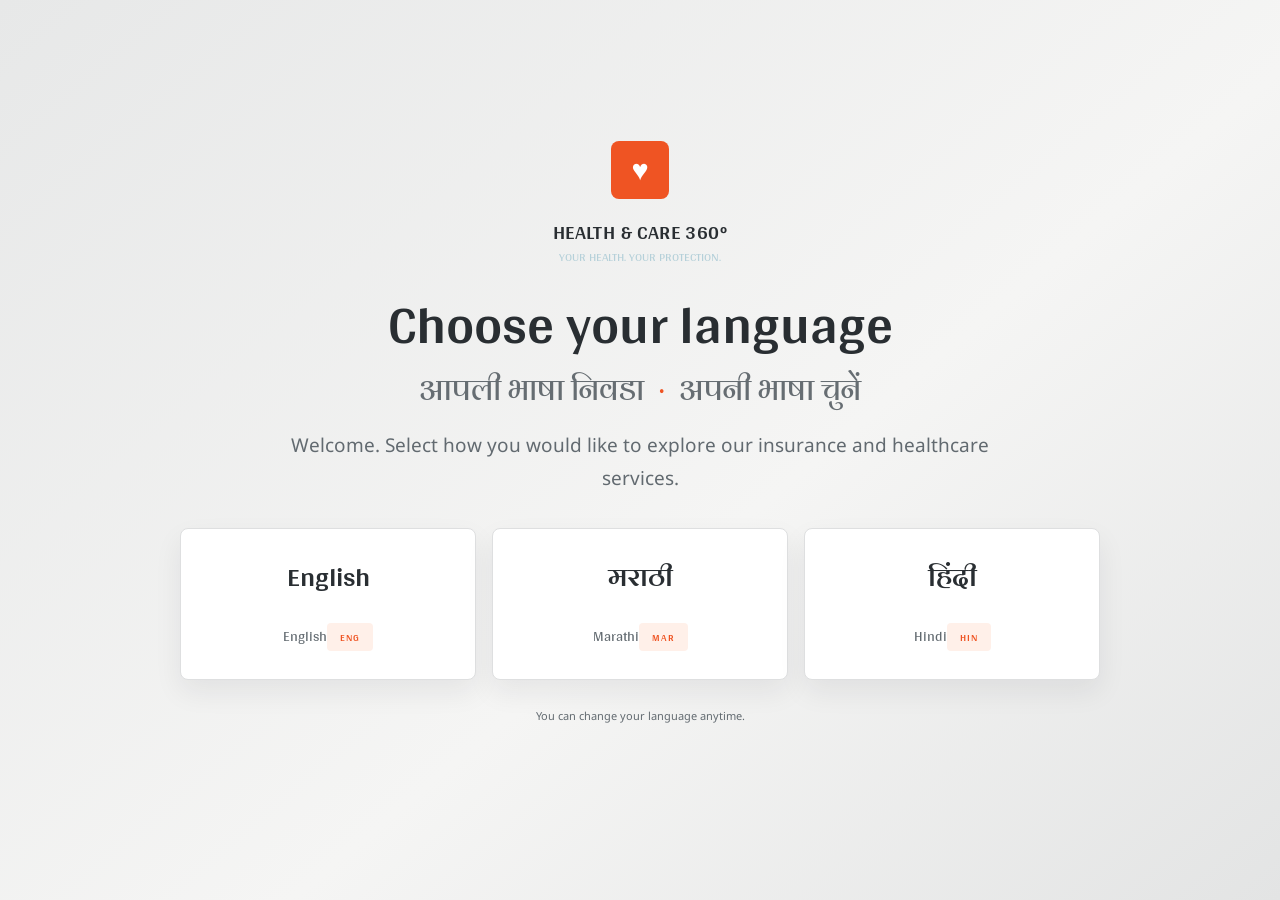
<file: sample2.html>
<!DOCTYPE html>
<html lang="en">
<head>
<meta charset="UTF-8">
<meta name="viewport" content="width=device-width, initial-scale=1.0">
<link rel="preconnect" href="https://fonts.googleapis.com">
<link rel="preconnect" href="https://fonts.gstatic.com" crossorigin>
<link href="https://fonts.googleapis.com/css2?family=Arya:wght@400;700&family=Noto+Sans:wght@400;500;600;700&family=Noto+Sans+Devanagari:wght@400;500;600;700&display=swap" rel="stylesheet">
<meta name="theme-color" content="#f4f4f3">
<title>Health & Care 360° | Your Health. Your Protection.</title>
<link rel="stylesheet" href="sample2.css">
<link rel="stylesheet" href="typography.css">
<link rel="stylesheet" href="brand-refresh.css">
<style>
.service-dropdown{position:relative}.service-trigger{font-size:13px;font-weight:750;color:#42494e;padding:12px 0;display:inline-flex;gap:6px;align-items:center}.service-dropdown-panel{display:none;position:absolute;top:100%;left:-12px;min-width:210px;background:#fff;border:1px solid #dedfe0;border-radius:10px;padding:8px;box-shadow:0 14px 32px rgba(30,34,38,.14);z-index:50}.service-dropdown:hover .service-dropdown-panel,.service-dropdown:focus-within .service-dropdown-panel{display:grid}.service-dropdown-panel a{padding:10px 12px;border-radius:6px;font-size:13px!important}.service-dropdown-panel a:hover{background:#fff0e9;color:#d94317}.navlinks{gap:22px}
@media(max-width:600px){.service-dropdown-panel{position:static;box-shadow:none;border:0;padding-left:12px}.service-dropdown:focus-within .service-dropdown-panel{display:grid}}
</style><link rel="stylesheet" href="hc360-common-nav.css">
</head>
<body>

<div id="languageScreen">
  <div class="language-box">
    <div class="language-mark">♥</div>
    <div class="language-brand">HEALTH & CARE 360°</div>
    <div class="langwelcome">YOUR HEALTH. YOUR PROTECTION.</div>
    <h1>Choose your language</h1>
    <div class="language-native-line">आपली भाषा निवडा <span aria-hidden="true">·</span> अपनी भाषा चुनें</div>
    <p>Welcome. Select how you would like to explore our insurance and healthcare services.</p>
    <div class="language-options">
      <button class="language-card" onclick="enterSite('en')"><span class="native">English</span><span class="english">English</span><span class="short">ENG</span></button>
      <button class="language-card" onclick="enterSite('mr')"><span class="native">मराठी</span><span class="english">Marathi</span><span class="short">MAR</span></button>
      <button class="language-card" onclick="enterSite('hi')"><span class="native">हिंदी</span><span class="english">Hindi</span><span class="short">HIN</span></button>
    </div>
    <p style="font-size:11px;margin-top:27px;color:#9eb9c6">You can change your language anytime.</p>
  </div>
</div>
<div id="site">
  <div class="topbar"><div class="wrap"><span>Thoughtful guidance for your family's protection and wellbeing</span><span>Serving Nashik district · By appointment</span></div></div>
  <header class="hc360-site-header"><div class="wrap nav hc360-nav">
<a class="brand" href="index.html#home" aria-label="Health and Care 360 home"><span class="logo">♥</span><span>HEALTH &amp; CARE 360°<small>YOUR HEALTH. YOUR PROTECTION.</small></span></a>
<nav class="navlinks hc360-navlinks" id="hc360-main-nav" aria-label="Main navigation">
<a href="index.html#home">Home</a>
<div class="service-dropdown"><button class="service-trigger" type="button" aria-expanded="false">Services <span>⌄</span></button><div class="service-dropdown-panel">
<a href="health-insurance.html">Health Insurance</a><a href="life-insurance.html">Life Insurance</a><a href="corporate-solutions.html">Corporate Solutions</a><a href="ohc.html">OHC &amp; Health Camps</a></div></div>
<a href="index.html#knowledge">Knowledge Centre</a><a href="index.html#about">How it works</a><a href="index.html#contact">Contact</a>
</nav>
<div class="navright hc360-navright"><a class="sample-variant-link" href="index.html">Sample 1</a><select class="langselect" id="site-lang" aria-label="Choose language" onchange="try{localStorage.setItem('hc360-language',this.value)}catch(e){};if(typeof changeLanguage==='function')changeLanguage(this.value)"><option value="en">English</option><option value="mr">मराठी</option><option value="hi">हिंदी</option></select><a class="btn primary hc360-nav-cta" href="https://wa.me/919665926095?text=Hello%2C%20I%20would%20like%20to%20know%20more%20about%20your%20services." target="_blank" rel="noopener">WhatsApp us</a><button class="mobilemenu hc360-menu-toggle" type="button" aria-label="Open navigation" aria-expanded="false" aria-controls="hc360-main-nav">☰</button></div>
</div></header>
  <main>
    <section class="hero" id="home"><div class="wrap hero-inner">
      <div><div class="eyebrow" data-i="eyebrow">YOUR HEALTH. YOUR PROTECTION.</div><h1 data-i="heroTitle">Know your options. Choose with clarity.</h1><p data-i="heroDesc">Understand your options. Make informed decisions. Get support with insurance and healthcare needs for your family or organisation.</p><div class="hero-actions"><a class="btn primary" href="#paths" data-i="heroPrimary">Explore our services <span>→</span></a><a class="btn outline" href="#contact" data-i="heroSecondary">Request a callback</a></div><div class="hero-note"><span><b class="check">✓</b><span data-i="note1">Personal and family guidance</span></span><span><b class="check">✓</b><span data-i="note2">Corporate healthcare solutions</span></span></div></div>
      <div class="visual"><img class="visual-photo" src="assets/family-hero.png" alt="An Indian family spending time together at home"><div class="float-card one"><b><span class="mini-icon">✚</span><span data-i="float1">Health protection</span></b><small data-i="float1sub">Understand your cover</small></div><div class="float-card two"><b><span class="mini-icon">⌂</span><span data-i="float2">Family security</span></b><small data-i="float2sub">Plan with confidence</small></div></div>
    </div></section>
    <div class="truststrip"><div class="wrap trustitems"><div class="trustitem"><strong>01</strong><span data-i="trust1">Understand your needs</span></div><div class="trustitem"><strong>02</strong><span data-i="trust2">Explore suitable options</span></div><div class="trustitem"><strong>03</strong><span data-i="trust3">Get clear explanations</span></div><div class="trustitem"><strong>04</strong><span data-i="trust4">Support beyond purchase</span></div></div></div>
    <section id="paths"><div class="wrap"><div class="section-head"><div class="kicker" data-i="pathKicker">HOW CAN WE HELP?</div><h2 data-i="pathTitle">Two clear paths. One place to start.</h2><p data-i="pathDesc">Whether you are protecting your family or looking after your workforce, find the right starting point.</p></div>
      <div class="paths">
        <article class="path-card"><div class="path-top family path-photo-card"><img src="assets/family-card.png" alt="Family spending time together"><div class="path-copy"><div class="path-symbol">👨‍👩‍👧</div><h3 data-i="familyTitle">Individual & Family</h3><p data-i="familyDesc">Protection and healthcare guidance for you and the people who matter most.</p></div></div><div class="path-bottom"><div class="service-pills"><span class="pill" data-i="pillHealth">Health insurance</span><span class="pill" data-i="pillLife">Life & term</span><span class="pill" data-i="pillMotor">Motor insurance</span></div><a class="textlink" href="#services" data-i="familyLink">Explore personal services →</a></div></article>
        <article class="path-card"><div class="path-top corporate path-photo-card"><img src="assets/corporate-card.png" alt="Modern corporate workplace"><div class="path-copy"><div class="path-symbol">🏢</div><h3 data-i="corpTitle">Corporate & Institutions</h3><p data-i="corpDesc">Employee healthcare, group protection and workplace wellness support for organisations.</p></div></div><div class="path-bottom"><div class="service-pills"><span class="pill" data-i="pillGroup">Group cover</span><span class="pill" data-i="pillOHC">OHC support</span><span class="pill" data-i="pillCamps">Health camps</span></div><a class="textlink" href="ohc.html" data-i="corpLink">Explore corporate solutions →</a></div></article>
      </div>
    </div></section>
    <section class="soft" id="services"><div class="wrap"><div class="section-head"><div class="kicker" data-i="serviceKicker">OUR SERVICES</div><h2 data-i="serviceTitle">Support across life's important needs.</h2><p data-i="serviceDesc">Start with a conversation. We help you understand the process and the questions worth asking.</p></div>
      <div class="grid3">
        <article class="service"><div class="service-icon">✚</div><h3 data-i="s1">Health Insurance</h3><p data-i="sd1">Explore individual, family and senior citizen health cover. Understand waiting periods, exclusions and key policy features.</p><a href="health-insurance.html" class="textlink" data-i="healthLearn">Explore health insurance →</a></article>
        <article class="service"><div class="service-icon">♡</div><h3 data-i="s2">Life & Term Insurance</h3><p data-i="sd2">Understand life protection, term cover, nominee details and how to think about your family's financial needs.</p><a href="#contact" class="textlink" data-i="learn2">Enquire →</a></article>
        <article class="service"><div class="service-icon">🚘</div><h3 data-i="s3">Motor Insurance</h3><p data-i="sd3">Get guidance on renewals, third-party and comprehensive cover, IDV, no-claim bonus and add-ons.</p><a href="#contact" class="textlink" data-i="learn3">Enquire →</a></article>
        <article class="service"><div class="service-icon">🏥</div><h3 data-i="s4">Corporate Healthcare</h3><p data-i="sd4">Discuss employee health initiatives, group protection and healthcare requirements for your organisation.</p><a href="#contact" class="textlink" data-i="learn4">Enquire →</a></article>
        <article class="service"><div class="service-icon">🩺</div><h3 data-i="s5">OHC & Health Camps</h3><p data-i="sd5">Explore workplace health support, employee check-ups and health camp coordination based on your requirements.</p><a href="ohc.html" class="textlink" data-i="ohcEnquire">Explore OHC &amp; camp support →</a></article>
        <article class="service"><div class="service-icon">♧</div><h3 data-i="s6">Policy & Renewal Support</h3><p data-i="sd6">Keep track of important policy dates and understand documentation and claim-process steps.</p><a href="#contact" class="textlink" data-i="learn6">Enquire →</a></article>
      </div>
    </div></section>

    <section class="workplace-showcase" id="workplace-health">
      <div class="wrap">
        <div class="workplace-heading">
          <div class="kicker" data-wh="kicker">CORPORATE HEALTH · NASHIK</div>
          <h2 data-wh="heading">Workplace health, planned around your people.</h2>
          <p data-wh="intro">Explore three ways to support employee health — from executive check-ups to pre-employment screening and on-site camps.</p>
        </div>
        <div class="workplace-tabs" role="tablist" aria-label="Workplace health services">
          <button class="workplace-tab is-active" type="button" role="tab" aria-selected="true" aria-controls="workplace-panel" data-workplace-tab="0" onclick="selectWorkplaceTab(0)"><span aria-hidden="true">♙</span><span data-wh="tab0">Executive Health Check-ups</span></button>
          <button class="workplace-tab" type="button" role="tab" aria-selected="false" aria-controls="workplace-panel" data-workplace-tab="1" onclick="selectWorkplaceTab(1)"><span aria-hidden="true">♧</span><span data-wh="tab1">Pre-Employment Screenings</span></button>
          <button class="workplace-tab" type="button" role="tab" aria-selected="false" aria-controls="workplace-panel" data-workplace-tab="2" onclick="selectWorkplaceTab(2)"><span aria-hidden="true">♧</span><span data-wh="tab2">On-Site Health Camps</span></button>
        </div>
        <div class="workplace-panel" id="workplace-panel" role="tabpanel" aria-live="polite">
          <div class="workplace-image-wrap"><img id="workplace-image" src="assets/executive-checkup.jpg" alt="Executive health check-up planning" loading="lazy"></div>
          <div class="workplace-column challenge-column"><h3><span aria-hidden="true">!</span><span data-wh="challengeTitle">COMMON CHALLENGES</span></h3><div class="workplace-list" id="workplace-challenges"></div></div>
          <div class="workplace-column approach-column"><h3><span aria-hidden="true">✓</span><span data-wh="approachTitle">A COORDINATED APPROACH</span></h3><div class="workplace-list" id="workplace-approach"></div></div>
          <p class="workplace-footnote" data-wh="note">The screening scope, providers, reports and timelines are confirmed after understanding each organisation’s requirements and local availability.</p>
        </div>
        <div class="workplace-bottom"><span data-wh="local">For organisations across Nashik district</span><a class="btn primary" href="ohc.html" data-wh="cta">Explore OHC &amp; Health Camps →</a></div>
      </div>
    </section>

    <section class="ohc-section ohc-teaser" id="ohc"><div class="wrap">
      <div class="ohc-heading"><div><div class="kicker">NASHIK · WORKPLACE HEALTH</div><h2>OHC & Health Camps for workplaces in Nashik.</h2><p>Explore occupational health planning, employee check-ups and on-site health camp options for your organisation.</p><a class="btn primary" href="ohc.html">Explore OHC &amp; Health Camps →</a></div><span class="ohc-local">Focused on Nashik district</span></div>
    </div></section>
    <section id="knowledge"><div class="wrap knowledge-layout"><div class="knowledge-copy"><div class="kicker" data-i="knowKicker">KNOWLEDGE CENTRE</div><h2 data-i="knowTitle">Learn. Understand. Decide better.</h2><p data-i="knowDesc">Insurance can feel complicated. Our learning centre will explain common terms, policy features and important questions in straightforward language.</p><a href="#contact" class="btn darkbtn" data-i="askQuestion">Ask a question</a></div><div class="article-list">
      <div class="article"><div class="article-icon">✚</div><div><b data-i="a1">Health insurance: what should you compare?</b><small data-i="as1">Waiting periods · Co-payment · Room limits · Exclusions</small></div></div>
      <div class="article"><div class="article-icon">♡</div><div><b data-i="a2">How much term insurance may your family need?</b><small data-i="as2">Income · Liabilities · Family goals · Existing cover</small></div></div>
      <div class="article"><div class="article-icon">🚘</div><div><b data-i="a3">Motor insurance explained simply</b><small data-i="as3">IDV · No-claim bonus · Add-ons · Renewal checklist</small></div></div>
      <div class="article"><div class="article-icon">▤</div><div><b data-i="a4">A simple policy renewal checklist</b><small data-i="as4">Documents · Due dates · Details to verify</small></div></div>
    </div></div></section>
    <section class="soft" id="about"><div class="wrap"><div class="section-head"><div class="kicker" data-i="howKicker">A SIMPLE PROCESS</div><h2 data-i="howTitle">Clarity at every step.</h2><p data-i="howDesc">A straightforward way to begin—without complicated forms or pressure.</p></div><div class="steps">
      <article class="step"><div class="stepnum">STEP 01</div><h3 data-i="step1">Tell us what you need</h3><p data-i="stepd1">Share whether your enquiry is about personal insurance, renewals or corporate healthcare.</p></article>
      <article class="step"><div class="stepnum">STEP 02</div><h3 data-i="step2">Discuss available options</h3><p data-i="stepd2">Have a conversation and understand relevant features, requirements and next steps.</p></article>
      <article class="step"><div class="stepnum">STEP 03</div><h3 data-i="step3">Review before you decide</h3><p data-i="stepd3">Read the official quote and policy wording, ask questions and make an informed decision.</p></article>
    </div></div></section>
    <section id="contact"><div class="wrap"><div class="cta"><div><h2 data-i="ctaTitle">Have a question? Let's talk.</h2><p data-i="ctaDesc">Tell us what you are looking for. We will help you take the next step.</p></div><a class="btn primary" href="https://wa.me/919665926095?text=Hello%2C%20I%20would%20like%20to%20know%20more%20about%20your%20services." target="_blank" rel="noopener" data-i="ctaBtn">Start a WhatsApp enquiry ↗</a></div></div></section>
  </main>
  <footer><div class="wrap"><div class="footergrid"><div><div class="footerbrand">HEALTH & CARE 360°<small data-i="footerTag">Your Health. Your Protection. Our Commitment.</small></div><p style="font-size:12px;color:#b4c6d0;line-height:1.7;max-width:340px" data-i="footerDesc">Independent guidance for insurance and healthcare enquiries. Clear information, thoughtful conversations and support through the process.</p></div><div class="footercol"><b data-i="footerServices">Services</b><a href="health-insurance.html" data-i="s1">Health Insurance</a><a href="life-insurance.html" data-i="s2">Life &amp; Term Insurance</a><a href="corporate-solutions.html" data-i="s4">Corporate Solutions</a><a href="ohc.html" data-i="s5">OHC & Health Camps</a></div><div class="footercol"><b data-i="footerExplore">Explore</b><a href="#knowledge" data-i="navKnowledge">Knowledge Centre</a><a href="ohc.html">OHC &amp; Camps</a><a href="#about" data-i="navAbout">How it works</a><a href="#contact" data-i="navContact">Contact</a><span>Nashik, Maharashtra</span></div></div><div class="disclaimer" data-i="disclaimer">This is a concept website. Insurance products, quotations, eligibility, coverage and claims are subject to insurer terms and applicable regulations. Any insurance solicitation or distribution will be undertaken only through appropriately authorised persons/entities. Healthcare services are subject to availability and qualified provider arrangements. This website does not provide medical advice.</div></div><a class="sample-variant-footer" href="./index.html">Back to Sample 1 →</a></footer>

  <div class="wa-widget" id="waWidget">
    <div class="wa-panel" id="waPanel" aria-hidden="true">
      <div class="wa-panel-head">
        <div class="wa-avatar" aria-hidden="true">♥</div>
        <div class="wa-head-copy">
          <strong>Health &amp; Care 360°</strong>
          <span data-wa="prompt">How can we help you today?</span>
        </div>
        <button class="wa-close" type="button" aria-label="Close WhatsApp menu" onclick="toggleWhatsAppMenu(false)">×</button>
      </div>
      <div class="wa-panel-body">
        <p class="wa-menu-title" data-wa="choose">Choose a service</p>
        <div class="wa-options" id="waOptions"></div>
        <p class="wa-panel-foot" data-wa="foot">WhatsApp will open with your message ready to send.</p>
      </div>
    </div>
    <button class="whatsapp" id="waToggle" type="button" aria-expanded="false" aria-controls="waPanel" onclick="toggleWhatsAppMenu()">
      <span class="wa-icon" aria-hidden="true">◉</span><span data-i="whatsapp">WhatsApp us</span><span class="wa-chevron" aria-hidden="true">⌃</span>
    </button>
  </div>
</div>
<script>
const translations={
en:{navServices:"Services",navKnowledge:"Knowledge Centre",navAbout:"How it works",navContact:"Contact",navTalk:"Talk to an advisor",eyebrow:"YOUR HEALTH. YOUR PROTECTION.",heroTitle:"Know your options. Choose with clarity.",heroDesc:"Understand your options. Make informed decisions. Get support with insurance and healthcare needs for your family or organisation.",heroPrimary:"Explore our services →",heroSecondary:"Request a callback",note1:"Personal and family guidance",note2:"Corporate healthcare solutions",float1:"Health protection",float1sub:"Understand your cover",float2:"Family security",float2sub:"Plan with confidence",trust1:"Understand your needs",trust2:"Explore suitable options",trust3:"Get clear explanations",trust4:"Support beyond purchase",pathKicker:"HOW CAN WE HELP?",pathTitle:"Two clear paths. One place to start.",pathDesc:"Whether you are protecting your family or looking after your workforce, find the right starting point.",familyTitle:"Individual & Family",familyDesc:"Protection and healthcare guidance for you and the people who matter most.",corpTitle:"Corporate & Institutions",corpDesc:"Employee healthcare, group protection and workplace wellness support for organisations.",pillHealth:"Health insurance",pillLife:"Life & term",pillMotor:"Motor insurance",pillGroup:"Group cover",pillOHC:"OHC support",pillCamps:"Health camps",familyLink:"Explore personal services →",corpLink:"Explore corporate solutions →",serviceKicker:"OUR SERVICES",serviceTitle:"Support across life's important needs.",serviceDesc:"Start with a conversation. We help you understand the process and the questions worth asking.",s1:"Health Insurance",sd1:"Explore individual, family and senior citizen health cover. Understand waiting periods, exclusions and key policy features.",s2:"Life & Term Insurance",sd2:"Understand life protection, term cover, nominee details and how to think about your family's financial needs.",s3:"Motor Insurance",sd3:"Get guidance on renewals, third-party and comprehensive cover, IDV, no-claim bonus and add-ons.",s4:"Corporate Healthcare",sd4:"Discuss employee health initiatives, group protection and healthcare requirements for your organisation.",s5:"OHC & Health Camps",sd5:"Explore workplace health support, employee check-ups and health camp coordination based on your requirements.",ohcKicker:"NASHIK · WORKPLACE HEALTH",ohcTitle:"A healthier workplace starts with a plan.",ohcIntro:"Practical occupational health support and on-site health camps for businesses, factories, offices and institutions across Nashik district.",ohcLocal:"Focused on Nashik district",ohcCard1:"Occupational Health Centre support",ohcDesc1:"Discuss the requirements for setting up or managing a workplace medical room or OHC, including staffing, basic infrastructure and referral coordination.",ohcCard2:"Employee health check-ups",ohcDesc2:"Plan pre-employment, periodic and annual health check-ups, with screening scope shaped around employee roles and workplace needs.",ohcCard3:"On-site health camps",ohcDesc3:"Coordinate workplace camps such as general health checks, blood pressure and diabetes screening, eye and dental checks, and women’s health awareness.",ohcSubTitle:"Support can be planned around your workplace.",ohcPoint1:"Workplace health needs and risk discussions",ohcPoint2:"Medical room and OHC staffing requirements",ohcPoint3:"Health awareness and employee wellness sessions",ohcPoint4:"Diagnostic and hospital partner coordination",ohcNote:"Every organisation is different. The proposed scope, qualified professionals, tests, reports, equipment and timelines will be confirmed after understanding your site and requirements. Services are subject to local provider availability and applicable rules.",ohcCtaTitle:"Planning an OHC or employee health camp in Nashik?",ohcCtaDesc:"Tell us about your workplace, approximate employee strength and the support you are exploring.",ohcCtaBtn:"Discuss your requirement →",ohcEnquire:"Explore OHC & camp support →",s6:"Policy & Renewal Support",sd6:"Keep track of important policy dates and understand documentation and claim-process steps.",learn:"Enquire →",healthLearn:"Explore →",learn2:"Enquire →",learn3:"Enquire →",learn4:"Enquire →",learn5:"Enquire →",learn6:"Enquire →",knowKicker:"KNOWLEDGE CENTRE",knowTitle:"Learn. Understand. Decide better.",knowDesc:"Insurance can feel complicated. Our learning centre will explain common terms, policy features and important questions in straightforward language.",askQuestion:"Ask a question",a1:"Health insurance: what should you compare?",as1:"Waiting periods · Co-payment · Room limits · Exclusions",a2:"How much term insurance may your family need?",as2:"Income · Liabilities · Family goals · Existing cover",a3:"Motor insurance explained simply",as3:"IDV · No-claim bonus · Add-ons · Renewal checklist",a4:"A simple policy renewal checklist",as4:"Documents · Due dates · Details to verify",howKicker:"A SIMPLE PROCESS",howTitle:"Clarity at every step.",howDesc:"A straightforward way to begin—without complicated forms or pressure.",step1:"Tell us what you need",stepd1:"Share whether your enquiry is about personal insurance, renewals or corporate healthcare.",step2:"Discuss available options",stepd2:"Have a conversation and understand relevant features, requirements and next steps.",step3:"Review before you decide",stepd3:"Read the official quote and policy wording, ask questions and make an informed decision.",ctaTitle:"Have a question? Let's talk.",ctaDesc:"Tell us what you are looking for. We will help you take the next step.",ctaBtn:"Start a WhatsApp enquiry ↗",footerTag:"Your Health. Your Protection. Our Commitment.",footerDesc:"Independent guidance for insurance and healthcare enquiries. Clear information, thoughtful conversations and support through the process.",footerServices:"Services",footerExplore:"Explore",disclaimer:"This is a concept website. Insurance products, quotations, eligibility, coverage and claims are subject to insurer terms and applicable regulations. Any insurance solicitation or distribution will be undertaken only through appropriately authorised persons/entities. Healthcare services are subject to availability and qualified provider arrangements. This website does not provide medical advice.",whatsapp:"WhatsApp us"},
mr:{navServices:"सेवा",navKnowledge:"माहिती केंद्र",navAbout:"कार्यपद्धती",navContact:"संपर्क",navTalk:"सल्लागाराशी बोला",eyebrow:"तुमचे आरोग्य. तुमचे संरक्षण.",heroTitle:"तुमचे पर्याय जाणून घ्या. स्पष्टतेने निवड करा.",heroDesc:"तुमचे पर्याय समजून घ्या आणि विचारपूर्वक निर्णय घ्या. तुमच्या कुटुंबासाठी किंवा संस्थेसाठी विमा व आरोग्यविषयक मार्गदर्शन मिळवा.",heroPrimary:"आमच्या सेवा पाहा →",heroSecondary:"कॉलसाठी विनंती करा",note1:"वैयक्तिक आणि कौटुंबिक मार्गदर्शन",note2:"कॉर्पोरेट आरोग्य सुविधा",float1:"आरोग्य संरक्षण",float1sub:"तुमचे कव्हर समजून घ्या",float2:"कुटुंबाची सुरक्षितता",float2sub:"आत्मविश्वासाने नियोजन करा",trust1:"तुमच्या गरजा समजून घ्या",trust2:"योग्य पर्याय जाणून घ्या",trust3:"स्पष्ट माहिती मिळवा",trust4:"पॉलिसीनंतरही मदत",pathKicker:"आम्ही कशी मदत करू?",pathTitle:"दोन सोपे पर्याय. सुरुवात एकाच ठिकाणाहून.",pathDesc:"तुमच्या कुटुंबाचे संरक्षण असो किंवा कर्मचाऱ्यांची काळजी—योग्य पर्याय निवडा.",familyTitle:"वैयक्तिक आणि कुटुंब",familyDesc:"तुमच्यासाठी आणि तुमच्या प्रियजनांसाठी विमा व आरोग्य मार्गदर्शन.",corpTitle:"कॉर्पोरेट आणि संस्था",corpDesc:"कर्मचारी आरोग्य, समूह संरक्षण आणि कार्यस्थळ वेलनेस सुविधा.",pillHealth:"आरोग्य विमा",pillLife:"जीवन व टर्म",pillMotor:"मोटर विमा",pillGroup:"समूह विमा",pillOHC:"OHC सुविधा",pillCamps:"आरोग्य शिबिरे",familyLink:"वैयक्तिक सेवा पाहा →",corpLink:"कॉर्पोरेट सेवा पाहा →",serviceKicker:"आमच्या सेवा",serviceTitle:"जीवनातील महत्त्वाच्या गरजांसाठी मदत.",serviceDesc:"संवादातून सुरुवात करा. प्रक्रिया आणि महत्त्वाचे प्रश्न समजून घेण्यासाठी आम्ही मदत करू.",s1:"आरोग्य विमा",sd1:"वैयक्तिक, कौटुंबिक आणि ज्येष्ठ नागरिकांसाठी आरोग्य विम्याचे पर्याय समजून घ्या. प्रतीक्षा कालावधी, अपवाद आणि महत्त्वाच्या अटी जाणून घ्या.",s2:"जीवन आणि टर्म विमा",sd2:"जीवन संरक्षण, टर्म कव्हर, नॉमिनीची माहिती आणि कुटुंबाच्या आर्थिक गरजांचा विचार कसा करावा हे समजून घ्या.",s3:"मोटर विमा",sd3:"नूतनीकरण, थर्ड पार्टी व सर्वसमावेशक विमा, IDV, नो-क्लेम बोनस आणि अतिरिक्त सुविधांबद्दल मार्गदर्शन.",s4:"कॉर्पोरेट आरोग्य सेवा",sd4:"कर्मचारी आरोग्य उपक्रम, समूह संरक्षण आणि संस्थेच्या आरोग्यविषयक गरजांवर चर्चा करा.",s5:"OHC आणि आरोग्य शिबिरे",sd5:"कार्यस्थळ आरोग्य सुविधा, कर्मचारी तपासणी आणि आरोग्य शिबिरांच्या नियोजनाबद्दल जाणून घ्या.",ohcKicker:"नाशिक · कार्यस्थळ आरोग्य",ohcTitle:"निरोगी कार्यस्थळाची सुरुवात योग्य नियोजनातून.",ohcIntro:"नाशिक जिल्ह्यातील उद्योग, कारखाने, कार्यालये आणि संस्थांसाठी कार्यस्थळ आरोग्य सुविधा व आरोग्य शिबिरांचे नियोजन.",ohcLocal:"नाशिक जिल्ह्यावर लक्ष केंद्रित",ohcCard1:"व्यावसायिक आरोग्य केंद्र (OHC) सहाय्य",ohcDesc1:"कार्यस्थळावरील वैद्यकीय कक्ष किंवा OHC उभारणी अथवा व्यवस्थापनासाठी कर्मचारी, मूलभूत सुविधा आणि रुग्णालय समन्वय याबाबत चर्चा करा.",ohcCard2:"कर्मचारी आरोग्य तपासणी",ohcDesc2:"नोकरीपूर्व, नियमित आणि वार्षिक आरोग्य तपासण्यांचे नियोजन करा. तपासण्यांचा प्रकार कर्मचाऱ्यांच्या कामाच्या स्वरूपानुसार ठरवता येईल.",ohcCard3:"कार्यस्थळावरील आरोग्य शिबिरे",ohcDesc3:"सामान्य आरोग्य तपासणी, रक्तदाब व मधुमेह तपासणी, नेत्र व दंत तपासणी आणि महिला आरोग्य जागरूकता शिबिरांचे समन्वय करा.",ohcSubTitle:"तुमच्या कार्यस्थळाच्या गरजेनुसार नियोजन.",ohcPoint1:"कार्यस्थळाच्या आरोग्यविषयक गरजा व जोखीम याबाबत चर्चा",ohcPoint2:"वैद्यकीय कक्ष आणि OHC कर्मचारी आवश्यकता",ohcPoint3:"आरोग्य जागरूकता व कर्मचारी वेलनेस सत्रे",ohcPoint4:"निदान केंद्रे व रुग्णालयांशी समन्वय",ohcNote:"प्रत्येक संस्थेच्या गरजा वेगळ्या असतात. जागेची पाहणी व आवश्यकता समजल्यानंतर सेवा, पात्र वैद्यकीय कर्मचारी, तपासण्या, अहवाल, उपकरणे आणि वेळापत्रक निश्चित केले जातील. सेवा स्थानिक उपलब्धता आणि लागू नियमांनुसार असतील.",ohcCtaTitle:"नाशिकमध्ये OHC किंवा कर्मचारी आरोग्य शिबिराचे नियोजन आहे?",ohcCtaDesc:"तुमच्या कार्यस्थळाबद्दल, अंदाजे कर्मचारी संख्येबद्दल आणि अपेक्षित मदतीबद्दल सांगा.",ohcCtaBtn:"तुमच्या गरजेबद्दल चर्चा करा →",ohcEnquire:"OHC व आरोग्य शिबिर सहाय्य पाहा →",s6:"पॉलिसी आणि नूतनीकरण मदत",sd6:"महत्त्वाच्या पॉलिसी तारखा लक्षात ठेवा आणि कागदपत्रे व क्लेम प्रक्रियेतील टप्पे समजून घ्या.",learn:"चौकशी करा →",healthLearn:"अधिक जाणून घ्या →",learn2:"चौकशी करा →",learn3:"चौकशी करा →",learn4:"चौकशी करा →",learn5:"चौकशी करा →",learn6:"चौकशी करा →",knowKicker:"माहिती केंद्र",knowTitle:"शिका. समजून घ्या. योग्य निर्णय घ्या.",knowDesc:"विम्याची भाषा गुंतागुंतीची वाटू शकते. सामान्य संज्ञा, पॉलिसीच्या अटी आणि महत्त्वाचे प्रश्न सोप्या भाषेत समजावून सांगणारे माहिती केंद्र.",askQuestion:"प्रश्न विचारा",a1:"आरोग्य विम्याची तुलना करताना काय पाहावे?",as1:"प्रतीक्षा कालावधी · सहभरणा · रूम मर्यादा · अपवाद",a2:"कुटुंबासाठी किती टर्म विमा आवश्यक असू शकतो?",as2:"उत्पन्न · कर्जे · कौटुंबिक उद्दिष्टे · विद्यमान कव्हर",a3:"मोटर विमा सोप्या भाषेत",as3:"IDV · नो-क्लेम बोनस · अतिरिक्त सुविधा · नूतनीकरण",a4:"पॉलिसी नूतनीकरणासाठी सोपी यादी",as4:"कागदपत्रे · देय तारखा · तपासायची माहिती",howKicker:"सोपी प्रक्रिया",howTitle:"प्रत्येक टप्प्यावर स्पष्टता.",howDesc:"कठीण फॉर्म किंवा दबाव न ठेवता सुरुवात करण्याचा सोपा मार्ग.",step1:"तुमची गरज सांगा",stepd1:"वैयक्तिक विमा, नूतनीकरण किंवा कॉर्पोरेट आरोग्य यापैकी कोणती मदत हवी ते सांगा.",step2:"उपलब्ध पर्यायांवर चर्चा",stepd2:"योग्य वैशिष्ट्ये, आवश्यकता आणि पुढील टप्पे समजून घ्या.",step3:"निर्णयापूर्वी तपासणी करा",stepd3:"अधिकृत कोट आणि पॉलिसीच्या अटी वाचा, प्रश्न विचारा आणि विचारपूर्वक निर्णय घ्या.",ctaTitle:"काही प्रश्न आहेत? चला बोलूया.",ctaDesc:"तुमची गरज सांगा. पुढील टप्प्यासाठी आम्ही मदत करू.",ctaBtn:"WhatsApp वर चौकशी करा ↗",footerTag:"तुमचे आरोग्य. तुमचे संरक्षण. आमची बांधिलकी.",footerDesc:"विमा आणि आरोग्यविषयक चौकशीसाठी स्वतंत्र मार्गदर्शन. स्पष्ट माहिती, विचारपूर्वक संवाद आणि प्रक्रियेत मदत.",footerServices:"सेवा",footerExplore:"अधिक माहिती",disclaimer:"ही वेबसाइट संकल्पना आहे. विमा उत्पादने, कोटेशन, पात्रता, कव्हरेज आणि क्लेम हे विमा कंपनीच्या अटी व लागू नियमांनुसार असतात. विमा विक्री किंवा वितरण केवळ योग्य अधिकृत व्यक्ती/संस्थेमार्फत केले जाईल. आरोग्य सेवा उपलब्धता आणि पात्र सेवा पुरवठादारांवर अवलंबून आहेत. ही वेबसाइट वैद्यकीय सल्ला देत नाही.",whatsapp:"WhatsApp वर संपर्क करा"},
hi:{navServices:"सेवाएँ",navKnowledge:"ज्ञान केंद्र",navAbout:"कार्यप्रणाली",navContact:"संपर्क",navTalk:"सलाहकार से बात करें",eyebrow:"आपका स्वास्थ्य। आपकी सुरक्षा।",heroTitle:"अपने विकल्प जानें। स्पष्टता से चुनें।",heroDesc:"अपने विकल्प समझें और सोच-समझकर निर्णय लें। अपने परिवार या संस्था की बीमा और स्वास्थ्य संबंधी जरूरतों के लिए सहायता पाएँ।",heroPrimary:"हमारी सेवाएँ देखें →",heroSecondary:"कॉल का अनुरोध करें",note1:"व्यक्तिगत और पारिवारिक मार्गदर्शन",note2:"कॉर्पोरेट स्वास्थ्य समाधान",float1:"स्वास्थ्य सुरक्षा",float1sub:"अपना कवरेज समझें",float2:"परिवार की सुरक्षा",float2sub:"आत्मविश्वास से योजना बनाएँ",trust1:"अपनी जरूरत समझें",trust2:"उपयुक्त विकल्प जानें",trust3:"स्पष्ट जानकारी पाएँ",trust4:"पॉलिसी के बाद भी सहायता",pathKicker:"हम कैसे मदद कर सकते हैं?",pathTitle:"दो स्पष्ट विकल्प। शुरुआत एक ही जगह से।",pathDesc:"अपने परिवार की सुरक्षा हो या कर्मचारियों की देखभाल—सही शुरुआत चुनें।",familyTitle:"व्यक्ति एवं परिवार",familyDesc:"आपके और आपके प्रियजनों के लिए बीमा और स्वास्थ्य मार्गदर्शन।",corpTitle:"कॉर्पोरेट एवं संस्थान",corpDesc:"कर्मचारी स्वास्थ्य, समूह सुरक्षा और कार्यस्थल वेलनेस सहायता।",pillHealth:"स्वास्थ्य बीमा",pillLife:"जीवन एवं टर्म",pillMotor:"मोटर बीमा",pillGroup:"समूह कवर",pillOHC:"OHC सहायता",pillCamps:"स्वास्थ्य शिविर",familyLink:"व्यक्तिगत सेवाएँ देखें →",corpLink:"कॉर्पोरेट समाधान देखें →",serviceKicker:"हमारी सेवाएँ",serviceTitle:"जीवन की महत्वपूर्ण जरूरतों के लिए सहायता।",serviceDesc:"बातचीत से शुरुआत करें। प्रक्रिया और सही सवाल समझने में हम आपकी मदद करेंगे।",s1:"स्वास्थ्य बीमा",sd1:"व्यक्तिगत, परिवार और वरिष्ठ नागरिकों के स्वास्थ्य कवर के विकल्प समझें। प्रतीक्षा अवधि, अपवाद और जरूरी पॉलिसी विशेषताएँ जानें।",s2:"जीवन एवं टर्म बीमा",sd2:"जीवन सुरक्षा, टर्म कवर, नॉमिनी विवरण और परिवार की आर्थिक जरूरतों पर विचार करना समझें।",s3:"मोटर बीमा",sd3:"नवीनीकरण, थर्ड पार्टी और व्यापक कवर, IDV, नो-क्लेम बोनस और ऐड-ऑन पर मार्गदर्शन पाएँ।",s4:"कॉर्पोरेट स्वास्थ्य सेवाएँ",sd4:"कर्मचारी स्वास्थ्य पहल, समूह सुरक्षा और संस्था की स्वास्थ्य जरूरतों पर चर्चा करें।",s5:"OHC एवं स्वास्थ्य शिविर",sd5:"कार्यस्थल स्वास्थ्य सहायता, कर्मचारी जांच और स्वास्थ्य शिविर आयोजन के विकल्प जानें।",ohcKicker:"नाशिक · कार्यस्थल स्वास्थ्य",ohcTitle:"स्वस्थ कार्यस्थल की शुरुआत सही योजना से होती है।",ohcIntro:"नाशिक जिले के उद्योगों, कारखानों, कार्यालयों और संस्थानों के लिए कार्यस्थल स्वास्थ्य सहायता और स्वास्थ्य शिविरों की योजना।",ohcLocal:"नाशिक जिले पर केंद्रित",ohcCard1:"ऑक्यूपेशनल हेल्थ सेंटर (OHC) सहायता",ohcDesc1:"कार्यस्थल पर मेडिकल रूम या OHC की स्थापना अथवा प्रबंधन के लिए स्टाफ, बुनियादी सुविधाओं और अस्पताल समन्वय की जरूरतों पर चर्चा करें।",ohcCard2:"कर्मचारी स्वास्थ्य जांच",ohcDesc2:"नौकरी से पहले, नियमित और वार्षिक स्वास्थ्य जांच की योजना बनाएँ। जांच का दायरा कर्मचारियों की भूमिका और कार्यस्थल की जरूरतों के अनुसार तय किया जा सकता है।",ohcCard3:"कार्यस्थल पर स्वास्थ्य शिविर",ohcDesc3:"सामान्य स्वास्थ्य जांच, रक्तचाप और मधुमेह स्क्रीनिंग, आंखों और दांतों की जांच तथा महिला स्वास्थ्य जागरूकता शिविरों का समन्वय करें।",ohcSubTitle:"आपके कार्यस्थल की जरूरतों के अनुसार योजना।",ohcPoint1:"कार्यस्थल की स्वास्थ्य जरूरतों और जोखिमों पर चर्चा",ohcPoint2:"मेडिकल रूम और OHC स्टाफ की आवश्यकताएँ",ohcPoint3:"स्वास्थ्य जागरूकता और कर्मचारी वेलनेस सत्र",ohcPoint4:"डायग्नोस्टिक और अस्पताल भागीदारों के साथ समन्वय",ohcNote:"हर संस्था की जरूरत अलग होती है। साइट और आवश्यकताओं को समझने के बाद सेवाओं का दायरा, योग्य मेडिकल स्टाफ, जांच, रिपोर्ट, उपकरण और समय-सीमा तय की जाएगी। सेवाएँ स्थानीय उपलब्धता और लागू नियमों के अधीन होंगी।",ohcCtaTitle:"नाशिक में OHC या कर्मचारी स्वास्थ्य शिविर की योजना है?",ohcCtaDesc:"अपने कार्यस्थल, कर्मचारियों की अनुमानित संख्या और अपेक्षित सहायता के बारे में बताएँ।",ohcCtaBtn:"अपनी जरूरत पर चर्चा करें →",ohcEnquire:"OHC और स्वास्थ्य शिविर सहायता देखें →",s6:"पॉलिसी एवं नवीनीकरण सहायता",sd6:"महत्वपूर्ण पॉलिसी तारीखें याद रखें और दस्तावेज़ तथा क्लेम प्रक्रिया के चरण समझें।",learn:"पूछताछ करें →",healthLearn:"और जानें →",learn2:"पूछताछ करें →",learn3:"पूछताछ करें →",learn4:"पूछताछ करें →",learn5:"पूछताछ करें →",learn6:"पूछताछ करें →",knowKicker:"ज्ञान केंद्र",knowTitle:"सीखें। समझें। बेहतर निर्णय लें।",knowDesc:"बीमा जटिल लग सकता है। हमारा ज्ञान केंद्र सामान्य शब्दों, पॉलिसी विशेषताओं और जरूरी सवालों को सरल भाषा में समझाएगा।",askQuestion:"सवाल पूछें",a1:"स्वास्थ्य बीमा की तुलना करते समय क्या देखें?",as1:"प्रतीक्षा अवधि · सह-भुगतान · रूम सीमा · अपवाद",a2:"परिवार को कितने टर्म बीमा की जरूरत हो सकती है?",as2:"आय · देनदारियाँ · पारिवारिक लक्ष्य · मौजूदा कवर",a3:"मोटर बीमा आसान भाषा में",as3:"IDV · नो-क्लेम बोनस · ऐड-ऑन · नवीनीकरण सूची",a4:"पॉलिसी नवीनीकरण की सरल चेकलिस्ट",as4:"दस्तावेज़ · देय तारीखें · जाँचने योग्य विवरण",howKicker:"सरल प्रक्रिया",howTitle:"हर कदम पर स्पष्टता।",howDesc:"जटिल फॉर्म या दबाव के बिना शुरुआत करने का आसान तरीका।",step1:"अपनी जरूरत बताएँ",stepd1:"बताएँ कि आपको व्यक्तिगत बीमा, नवीनीकरण या कॉर्पोरेट स्वास्थ्य में किस तरह की मदद चाहिए।",step2:"उपलब्ध विकल्पों पर चर्चा करें",stepd2:"संबंधित विशेषताएँ, आवश्यकताएँ और अगले कदम समझें।",step3:"निर्णय से पहले समीक्षा करें",stepd3:"आधिकारिक कोट और पॉलिसी शर्तें पढ़ें, सवाल पूछें और सोच-समझकर निर्णय लें।",ctaTitle:"कोई सवाल है? बात करते हैं।",ctaDesc:"बताएँ कि आप क्या खोज रहे हैं। अगले कदम में हम आपकी मदद करेंगे।",ctaBtn:"WhatsApp पर पूछताछ करें ↗",footerTag:"आपका स्वास्थ्य। आपकी सुरक्षा। हमारी प्रतिबद्धता।",footerDesc:"बीमा और स्वास्थ्य संबंधी पूछताछ के लिए स्वतंत्र मार्गदर्शन। स्पष्ट जानकारी, सार्थक बातचीत और प्रक्रिया में सहायता।",footerServices:"सेवाएँ",footerExplore:"जानकारी",disclaimer:"यह एक वेबसाइट अवधारणा है। बीमा उत्पाद, कोटेशन, पात्रता, कवरेज और क्लेम बीमाकर्ता की शर्तों और लागू नियमों के अधीन हैं। बीमा की बिक्री या वितरण केवल उचित रूप से अधिकृत व्यक्ति/संस्था द्वारा किया जाएगा। स्वास्थ्य सेवाएँ उपलब्धता और योग्य सेवा प्रदाताओं पर निर्भर हैं। यह वेबसाइट चिकित्सा सलाह नहीं देती।",whatsapp:"WhatsApp पर संपर्क करें"}
};
let currentLang='en';
// Start the hero animation after the language chooser is dismissed.
function enterSite(lang){
  currentLang=lang;
  try{localStorage.setItem('hc360-language',lang)}catch(e){}
  document.getElementById('languageScreen').style.display='none';
  document.getElementById('site').style.display='block';
  document.querySelector('.langselect').value=lang;
  applyLang(lang);
  document.body.classList.remove('site-entered');
  void document.body.offsetWidth;
  document.body.classList.add('site-entered');
  setupScrollReveals();
  window.scrollTo(0,0);
}
function changeLanguage(lang){currentLang=lang;try{localStorage.setItem('hc360-language',lang)}catch(e){}applyLang(lang)}
function applyLang(lang){const t=translations[lang]||translations.en;document.documentElement.lang=lang;document.querySelectorAll('[data-i]').forEach(el=>{const key=el.getAttribute('data-i');if(t[key])el.textContent=t[key]});if(typeof renderWhatsAppMenu==='function')renderWhatsAppMenu();if(typeof renderWorkplacePanel==='function')renderWorkplacePanel();}

// Observe sections after the homepage is made visible, so reveals work after language selection.
function setupScrollReveals(){
  if (!('IntersectionObserver' in window) || window.matchMedia('(prefers-reduced-motion: reduce)').matches) return;
  document.documentElement.classList.add('reveal-ready');
  const revealTargets=document.querySelectorAll('main > section, .path-card, .service, .article, .step, .cta');
  revealTargets.forEach((el,i)=>{el.classList.add('reveal');el.style.transitionDelay=(i%4)*85+'ms';});
  const observer=new IntersectionObserver((entries,obs)=>{
    entries.forEach(entry=>{if(entry.isIntersecting){entry.target.classList.add('is-visible');obs.unobserve(entry.target);}});
  },{threshold:0.10,rootMargin:'0px 0px -30px 0px'});
  revealTargets.forEach(el=>observer.observe(el));
}


const waCatalog = {
  en: {
    prompt:"How can we help you today?", choose:"Choose a service",
    foot:"WhatsApp will open with your message ready to send.",
    items:[
      ["health","♥","Health insurance","Hello, I would like to know more about health insurance."],
      ["life","▣","Term / life insurance","Hello, I would like information about term and life insurance."],
      ["motor","◇","Motor insurance","Hello, I would like information about motor insurance."],
      ["corporate","▥","Corporate healthcare","Hello, I would like to discuss corporate healthcare services."],
      ["ohc","＋","OHC & health camps","Hello, I would like to discuss OHC services or an employee health camp in Nashik."],
      ["renewal","↻","Policy renewal","Hello, I need assistance with my policy renewal."],
      ["other","✉","Other enquiry","Hello, I have an enquiry about your services."]
    ]
  },
  mr: {
    prompt:"आम्ही आपली कशी मदत करू शकतो?", choose:"सेवा निवडा",
    foot:"तुमचा संदेश तयार असेल. पाठवण्यासाठी WhatsApp उघडेल.",
    items:[
      ["health","♥","आरोग्य विमा","नमस्कार, मला आरोग्य विम्याबद्दल अधिक माहिती हवी आहे."],
      ["life","▣","टर्म / जीवन विमा","नमस्कार, मला टर्म आणि जीवन विम्याबद्दल माहिती हवी आहे."],
      ["motor","◇","मोटार विमा","नमस्कार, मला मोटार विम्याबद्दल माहिती हवी आहे."],
      ["corporate","▥","कॉर्पोरेट आरोग्य सेवा","नमस्कार, मला कॉर्पोरेट आरोग्य सेवांबद्दल चर्चा करायची आहे."],
      ["ohc","＋","OHC आणि आरोग्य शिबिरे","नमस्कार, मला नाशिकमधील OHC सेवा किंवा कर्मचारी आरोग्य शिबिराबद्दल चर्चा करायची आहे."],
      ["renewal","↻","पॉलिसी नूतनीकरण","नमस्कार, मला माझ्या पॉलिसीच्या नूतनीकरणासाठी मदत हवी आहे."],
      ["other","✉","इतर चौकशी","नमस्कार, मला आपल्या सेवांबद्दल चौकशी करायची आहे."]
    ]
  },
  hi: {
    prompt:"हम आपकी कैसे मदद कर सकते हैं?", choose:"एक सेवा चुनें",
    foot:"आपका संदेश तैयार रहेगा। भेजने के लिए WhatsApp खुलेगा।",
    items:[
      ["health","♥","स्वास्थ्य बीमा","नमस्कार, मुझे स्वास्थ्य बीमा के बारे में अधिक जानकारी चाहिए।"],
      ["life","▣","टर्म / जीवन बीमा","नमस्कार, मुझे टर्म और जीवन बीमा के बारे में जानकारी चाहिए।"],
      ["motor","◇","मोटर बीमा","नमस्कार, मुझे मोटर बीमा के बारे में जानकारी चाहिए।"],
      ["corporate","▥","कॉर्पोरेट स्वास्थ्य सेवाएँ","नमस्कार, मैं कॉर्पोरेट स्वास्थ्य सेवाओं पर चर्चा करना चाहता/चाहती हूँ।"],
      ["renewal","↻","पॉलिसी नवीनीकरण","नमस्कार, मुझे अपनी पॉलिसी के नवीनीकरण में सहायता चाहिए।"],
      ["other","✉","अन्य पूछताछ","नमस्कार, मुझे आपकी सेवाओं के बारे में पूछताछ करनी है।"]
    ]
  }
};
function renderWhatsAppMenu(){
  const lang = (typeof currentLang !== "undefined" && waCatalog[currentLang]) ? currentLang : "en";
  const data = waCatalog[lang];
  document.querySelectorAll("[data-wa]").forEach(el => {
    const key = el.getAttribute("data-wa");
    if (data[key]) el.textContent = data[key];
  });
  const options = document.getElementById("waOptions");
  if (!options) return;
  options.innerHTML = data.items.map(item =>
    `<button class="wa-option" type="button" onclick="sendWhatsAppEnquiry('${item[0]}')"><span class="wa-option-icon" aria-hidden="true">${item[1]}</span><span>${item[2]}</span></button>`
  ).join("");
}
function toggleWhatsAppMenu(force){
  const widget = document.getElementById("waWidget");
  const panel = document.getElementById("waPanel");
  const toggle = document.getElementById("waToggle");
  if (!widget || !panel || !toggle) return;
  const open = (typeof force === "boolean") ? force : !widget.classList.contains("is-open");
  widget.classList.toggle("is-open", open);
  panel.setAttribute("aria-hidden", String(!open));
  toggle.setAttribute("aria-expanded", String(open));
  if (open) renderWhatsAppMenu();
}
function sendWhatsAppEnquiry(key){
  const lang = (typeof currentLang !== "undefined" && waCatalog[currentLang]) ? currentLang : "en";
  const item = waCatalog[lang].items.find(x => x[0] === key);
  if (!item) return;
  const url = "https://wa.me/919665926095?text=" + encodeURIComponent(item[3]);
  window.open(url, "_blank", "noopener,noreferrer");
  toggleWhatsAppMenu(false);
}

const workplaceCopy={
 en:{kicker:'CORPORATE HEALTH · NASHIK',heading:'Workplace health, planned around your people.',intro:'Explore three ways to support employee health — from executive check-ups to pre-employment screening and on-site camps.',tabs:['Executive Health Check-ups','Pre-Employment Screenings','On-Site Health Camps'],challenge:'COMMON CHALLENGES',approach:'A COORDINATED APPROACH',note:'The screening scope, providers, reports and timelines are confirmed after understanding each organisation’s requirements and local availability.',local:'For organisations across Nashik district',cta:'Explore OHC & Health Camps →',items:[
  {image:'assets/executive-checkup.jpg',alt:'Illustration of an executive planning health check-ups',left:['One-size-fits-all packages may miss individual needs.','Employees may be unsure which tests are relevant.','Time away from work can disrupt schedules.','Reports may arrive in different formats.'],right:['Discuss check-up packages suited to employee groups.','Agree the screening scope with qualified providers.','Coordinate appointments around work schedules.','Plan clear report handover and follow-up.']},
  {image:'assets/pre-employment.jpg',alt:'Illustration of candidates attending a workplace interview',left:['Delayed reports can slow the joining process.','Test scope may not match the role.','HR may need to follow up with multiple providers.','Records can be difficult to track.'],right:['Discuss role-aware screening requirements.','Coordinate with qualified diagnostic partners.','Keep HR informed about agreed process stages.','Arrange report handover through the provider.']},
  {image:'assets/onsite-camp.jpg',alt:'Illustration of an on-site employee health camp',left:['Employees may miss off-site appointments.','Shift schedules can make participation difficult.','Multiple providers can add coordination work.','Low participation can limit camp value.'],right:['Plan health camps at the workplace.','Choose timings around shifts and site needs.','Agree available screening options in advance.','Review participation and provider summaries.']}
 ]},
 mr:{kicker:'कॉर्पोरेट आरोग्य · नाशिक',heading:'कर्मचाऱ्यांच्या गरजांनुसार कार्यस्थळ आरोग्य नियोजन.',intro:'कार्यकारी आरोग्य तपासणीपासून नोकरीपूर्व तपासणी आणि कार्यस्थळावरील आरोग्य शिबिरांपर्यंतचे पर्याय पाहा.',tabs:['कार्यकारी आरोग्य तपासणी','नोकरीपूर्व आरोग्य तपासणी','कार्यस्थळ आरोग्य शिबिरे'],challenge:'सामान्य अडचणी',approach:'समन्वयित नियोजन',note:'प्रत्येक संस्थेच्या गरजा आणि स्थानिक उपलब्धता समजल्यानंतर तपासण्यांचा प्रकार, सेवा पुरवठादार, अहवाल आणि वेळापत्रक निश्चित केले जाईल.',local:'नाशिक जिल्ह्यातील संस्थांसाठी',cta:'OHC आणि आरोग्य शिबिरे पाहा →',items:[
  {image:'assets/executive-checkup.jpg',alt:'कार्यकारी आरोग्य तपासणीचे नियोजन',left:['सर्वांसाठी एकच पॅकेज वैयक्तिक गरजा लक्षात घेऊ शकत नाही.','कोणत्या तपासण्या आवश्यक आहेत याबद्दल संभ्रम असू शकतो.','कामातून वेळ काढणे कठीण जाऊ शकते.','अहवाल वेगवेगळ्या स्वरूपात मिळू शकतात.'],right:['कर्मचारी गटांनुसार तपासणी पॅकेजबद्दल चर्चा.','पात्र सेवा पुरवठादारांसोबत तपासण्यांचा प्रकार ठरवणे.','कामाच्या वेळेनुसार अपॉइंटमेंटचे समन्वय.','अहवाल आणि पुढील मार्गदर्शनाची व्यवस्था.']},
  {image:'assets/pre-employment.jpg',alt:'नोकरीपूर्व तपासणीसाठी आलेले उमेदवार',left:['अहवाल उशिरा मिळाल्यास रुजू होण्यास विलंब होऊ शकतो.','तपासण्यांचा प्रकार पदाच्या गरजांशी जुळेलच असे नाही.','HR ला अनेक सेवा पुरवठादारांशी पाठपुरावा करावा लागू शकतो.','नोंदी व्यवस्थित ठेवणे कठीण जाऊ शकते.'],right:['पदाच्या स्वरूपानुसार तपासणीच्या गरजांवर चर्चा.','पात्र निदान केंद्रांशी समन्वय.','ठरलेल्या प्रक्रियेबाबत HR ला माहिती देणे.','सेवा पुरवठादारामार्फत अहवाल मिळवण्याची व्यवस्था.']},
  {image:'assets/onsite-camp.jpg',alt:'कार्यस्थळावरील आरोग्य शिबिर',left:['कर्मचारी बाहेरील अपॉइंटमेंटला जाऊ शकत नाहीत.','शिफ्टमुळे सहभागाचे नियोजन कठीण होऊ शकते.','अनेक सेवा पुरवठादारांमुळे समन्वय वाढू शकतो.','कमी सहभागामुळे शिबिराचा फायदा मर्यादित राहू शकतो.'],right:['कार्यस्थळी आरोग्य शिबिराचे नियोजन.','शिफ्ट आणि ठिकाणानुसार वेळ ठरवणे.','उपलब्ध तपासण्यांचे पर्याय आधी निश्चित करणे.','सहभाग आणि सेवा पुरवठादारांच्या अहवालाचा आढावा.']}
 ]},
 hi:{kicker:'कॉर्पोरेट स्वास्थ्य · नाशिक',heading:'कर्मचारियों की जरूरतों के अनुसार कार्यस्थल स्वास्थ्य योजना।',intro:'एग्जीक्यूटिव हेल्थ चेक-अप, नौकरी से पहले की जांच और कार्यस्थल पर स्वास्थ्य शिविरों के विकल्प देखें।',tabs:['एग्जीक्यूटिव हेल्थ चेक-अप','नौकरी से पहले की जांच','कार्यस्थल स्वास्थ्य शिविर'],challenge:'आम चुनौतियाँ',approach:'समन्वित योजना',note:'हर संस्था की जरूरत और स्थानीय उपलब्धता समझने के बाद जांच का दायरा, सेवा प्रदाता, रिपोर्ट और समय-सीमा तय की जाएगी।',local:'नाशिक जिले की संस्थाओं के लिए',cta:'OHC और स्वास्थ्य शिविर देखें →',items:[
  {image:'assets/executive-checkup.jpg',alt:'एग्जीक्यूटिव हेल्थ चेक-अप की योजना',left:['एक जैसा पैकेज हर व्यक्ति की जरूरत पूरी नहीं कर सकता।','कौन-सी जांच जरूरी है, इसे लेकर भ्रम हो सकता है।','काम से समय निकालना मुश्किल हो सकता है।','रिपोर्ट अलग-अलग प्रारूप में मिल सकती हैं।'],right:['कर्मचारी समूहों के अनुसार चेक-अप पैकेज पर चर्चा।','योग्य सेवा प्रदाताओं के साथ जांच का दायरा तय करना।','काम के समय के अनुसार अपॉइंटमेंट का समन्वय।','रिपोर्ट और आगे की जानकारी की व्यवस्था।']},
  {image:'assets/pre-employment.jpg',alt:'नौकरी से पहले जांच के लिए आए उम्मीदवार',left:['रिपोर्ट में देरी से जॉइनिंग प्रक्रिया धीमी हो सकती है।','जांच का दायरा पद की जरूरतों से मेल न खा सकता है।','HR को कई सेवा प्रदाताओं से संपर्क करना पड़ सकता है।','रिकॉर्ड व्यवस्थित रखना मुश्किल हो सकता है।'],right:['पद के अनुसार जांच की जरूरतों पर चर्चा।','योग्य डायग्नोस्टिक पार्टनर के साथ समन्वय।','तय प्रक्रिया के चरणों की HR को जानकारी।','सेवा प्रदाता के माध्यम से रिपोर्ट उपलब्ध कराने की व्यवस्था।']},
  {image:'assets/onsite-camp.jpg',alt:'कार्यस्थल पर स्वास्थ्य शिविर',left:['कर्मचारी बाहर जाकर जांच नहीं करा पाते।','शिफ्ट के कारण भागीदारी मुश्किल हो सकती है।','कई सेवा प्रदाताओं से समन्वय बढ़ सकता है।','कम भागीदारी से शिविर का लाभ सीमित हो सकता है।'],right:['कार्यस्थल पर स्वास्थ्य शिविर की योजना।','शिफ्ट और स्थान के अनुसार समय तय करना।','उपलब्ध जांच विकल्प पहले से तय करना।','भागीदारी और सेवा प्रदाता की रिपोर्ट की समीक्षा।']}
 ]}
};
let activeWorkplaceTab=0;
function renderWorkplacePanel(){
 const root=document.getElementById('workplace-panel'); if(!root)return;
 const c=workplaceCopy[currentLang]||workplaceCopy.en; const item=c.items[activeWorkplaceTab]||c.items[0];
 const set=(key,value)=>{const el=document.querySelector('[data-wh="'+key+'"]');if(el)el.textContent=value};
 set('kicker',c.kicker);set('heading',c.heading);set('intro',c.intro);set('challengeTitle',c.challenge);set('approachTitle',c.approach);set('note',c.note);set('local',c.local);set('cta',c.cta);
 c.tabs.forEach((label,i)=>{const tab=document.querySelector('[data-workplace-tab="'+i+'"]');if(tab){tab.querySelector('[data-wh]')?.removeAttribute('data-wh');const span=tab.querySelector('span:last-child');if(span)span.textContent=label;tab.classList.toggle('is-active',i===activeWorkplaceTab);tab.setAttribute('aria-selected',String(i===activeWorkplaceTab));}});
 const image=document.getElementById('workplace-image'); if(image){image.src=item.image;image.alt=item.alt;}
 const renderList=(items,kind)=>items.map((txt,i)=>'<div class="workplace-point '+kind+'" style="--point-delay:'+i+'"><span class="point-icon" aria-hidden="true">'+(kind==='challenge'?'•':'✓')+'</span><span>'+txt+'</span></div>').join('');
 const left=document.getElementById('workplace-challenges'),right=document.getElementById('workplace-approach');
 if(left)left.innerHTML=renderList(item.left,'challenge');if(right)right.innerHTML=renderList(item.right,'approach');
 root.classList.remove('panel-enter');void root.offsetWidth;root.classList.add('panel-enter');
}
function selectWorkplaceTab(index){activeWorkplaceTab=index;renderWorkplacePanel();}
document.addEventListener('DOMContentLoaded',renderWorkplacePanel);

document.addEventListener("keydown", function(e){ if(e.key === "Escape") toggleWhatsAppMenu(false); });
document.addEventListener("click", function(e){
  const widget = document.getElementById("waWidget");
  if(widget && !widget.contains(e.target)) toggleWhatsAppMenu(false);
});

</script>
<script src="hc360-common-nav.js" defer></script>
</body>
</html>
</file>
<file: sample1.css>
:root{--navy:#102b46;--navy2:#173d5b;--teal:#0c8d91;--mint:#e8f5f2;--ink:#203244;--muted:#647586;--paper:#f5f8fa;--line:#e2e9ee;--white:#fff;--gold:#e6b85c;--shadow:0 16px 45px rgba(16,43,70,.10)}
*{box-sizing:border-box}html{scroll-behavior:smooth}body{margin:0;font-family:Inter,ui-sans-serif,system-ui,-apple-system,"Segoe UI",Arial,sans-serif;color:var(--ink);background:#fff}button,a{font:inherit}a{color:inherit;text-decoration:none}.hidden{display:none!important}
.wrap{width:min(1160px,calc(100% - 40px));margin:auto}
.topbar{background:var(--navy);color:#dce9ef;font-size:12px;padding:9px 0}.topbar .wrap{display:flex;justify-content:space-between;gap:14px;flex-wrap:wrap}
header{background:#fff;position:sticky;top:0;z-index:20;border-bottom:1px solid var(--line)}.nav{height:76px;display:flex;align-items:center;justify-content:space-between;gap:20px}
.brand{display:flex;align-items:center;gap:11px;font-weight:850;letter-spacing:.2px;color:var(--navy);font-size:18px}.logo{width:42px;height:42px;border-radius:13px;background:var(--navy);display:grid;place-items:center;color:#fff;font-size:23px}.brand span small{display:block;color:var(--muted);font-size:10px;font-weight:600;letter-spacing:1.1px;margin-top:2px}
.navlinks{display:flex;align-items:center;gap:25px;font-size:13px;font-weight:650;color:#415568}.navlinks a:hover{color:var(--teal)}.navright{display:flex;align-items:center;gap:10px}
.langselect{border:1px solid var(--line);border-radius:10px;padding:9px 10px;background:#fff;color:var(--navy);font-weight:700;font-size:12px}
.btn{border:0;border-radius:11px;padding:12px 18px;font-weight:750;cursor:pointer;display:inline-flex;align-items:center;justify-content:center;gap:8px;transition:.2s}.btn:hover{transform:translateY(-1px)}.primary{background:var(--teal);color:#fff;box-shadow:0 8px 18px rgba(12,141,145,.2)}.darkbtn{background:var(--navy);color:#fff}.outline{border:1px solid #cbd8df;color:var(--navy);background:#fff}
.mobilemenu{display:none;background:none;border:0;font-size:25px;color:var(--navy)}
.hero{background:linear-gradient(115deg,#102b46 0%,#173d5b 62%,#0c777d 100%);color:#fff;overflow:hidden;position:relative}
.hero:after{content:"";position:absolute;width:510px;height:510px;border:1px solid rgba(255,255,255,.12);border-radius:50%;right:-100px;top:-190px;box-shadow:0 0 0 55px rgba(255,255,255,.035),0 0 0 110px rgba(255,255,255,.025)}
.hero-inner{padding:76px 0 72px;display:grid;grid-template-columns:1.1fr .9fr;align-items:center;gap:54px;position:relative;z-index:1}
.eyebrow{font-size:11px;letter-spacing:2px;text-transform:uppercase;color:#9ce0d9;font-weight:800;display:flex;align-items:center;gap:9px}.eyebrow:before{content:"";width:26px;height:2px;background:var(--gold)}
h1{font-size:clamp(38px,5vw,62px);line-height:1.07;letter-spacing:-1.8px;margin:20px 0 18px;max-width:690px}.hero p{color:#d5e4eb;line-height:1.7;font-size:17px;max-width:570px;margin:0 0 27px}.hero-actions{display:flex;gap:12px;flex-wrap:wrap}.hero .outline{background:transparent;border-color:#8aa7b6;color:#fff}
.hero-note{display:flex;align-items:center;gap:20px;margin-top:30px;color:#c2d5df;font-size:12px}.hero-note span{display:flex;align-items:center;gap:7px}.check{color:#9ce0d9;font-weight:900}
.visual{min-height:365px;position:relative;display:grid;place-items:center}.orbit{width:320px;height:320px;border-radius:50%;border:1px solid rgba(255,255,255,.22);display:grid;place-items:center;position:relative}.orbit:before,.orbit:after{content:"";position:absolute;border:1px solid rgba(255,255,255,.13);border-radius:50%}.orbit:before{inset:28px}.orbit:after{inset:62px}
.center-heart{width:150px;height:150px;border-radius:42px;background:rgba(255,255,255,.12);backdrop-filter:blur(10px);border:1px solid rgba(255,255,255,.25);display:grid;place-items:center;font-size:67px;box-shadow:0 20px 55px rgba(0,0,0,.16)}
.float-card{position:absolute;background:#fff;color:var(--navy);padding:14px 16px;border-radius:15px;box-shadow:0 15px 35px rgba(0,0,0,.18);min-width:165px}.float-card b{display:block;font-size:13px}.float-card small{color:var(--muted);font-size:11px}.float-card.one{top:25px;right:-5px}.float-card.two{bottom:25px;left:-5px}.mini-icon{display:inline-grid;place-items:center;width:29px;height:29px;background:var(--mint);border-radius:9px;margin-right:7px;color:var(--teal)}
.truststrip{background:#fff;border-bottom:1px solid var(--line)}.trustitems{display:grid;grid-template-columns:repeat(4,1fr);padding:20px 0;gap:18px}.trustitem{display:flex;gap:11px;align-items:center;justify-content:center;color:#536779;font-size:12px;font-weight:700}.trustitem strong{font-size:20px;color:var(--teal)}
section{padding:76px 0}.section-head{text-align:center;max-width:700px;margin:0 auto 38px}.kicker{color:var(--teal);font-size:11px;font-weight:850;letter-spacing:1.8px;text-transform:uppercase}.section-head h2{font-size:clamp(28px,3.4vw,40px);letter-spacing:-1px;color:var(--navy);margin:12px 0}.section-head p{color:var(--muted);line-height:1.7;margin:0}
.paths{display:grid;grid-template-columns:1fr 1fr;gap:22px}.path-card{border:1px solid var(--line);border-radius:22px;overflow:hidden;background:#fff;box-shadow:var(--shadow);transition:.25s}.path-card:hover{transform:translateY(-4px)}.path-top{padding:29px 30px 25px;min-height:235px;position:relative;overflow:hidden}.path-top.family{background:linear-gradient(135deg,#e7f4f1,#f6fbfa)}.path-top.corporate{background:linear-gradient(135deg,#eaf0f7,#f7f9fc)}.path-symbol{font-size:36px;margin-bottom:22px}.path-top h3{font-size:25px;color:var(--navy);margin:0 0 9px}.path-top p{max-width:430px;color:#536779;line-height:1.6;margin:0;font-size:14px}.path-top .orb{position:absolute;right:-28px;bottom:-70px;width:200px;height:200px;border-radius:50%;border:1px solid rgba(12,141,145,.17);box-shadow:0 0 0 25px rgba(12,141,145,.045),0 0 0 50px rgba(12,141,145,.035)}
.path-bottom{padding:22px 30px 26px}.service-pills{display:flex;flex-wrap:wrap;gap:8px;margin-bottom:18px}.pill{background:#f1f5f7;border-radius:30px;padding:8px 11px;font-size:11px;color:#40576a;font-weight:700}.textlink{color:var(--teal);font-weight:800;font-size:13px;display:inline-flex;gap:8px;align-items:center}
.grid3{display:grid;grid-template-columns:repeat(3,1fr);gap:18px}.service{border:1px solid var(--line);border-radius:17px;padding:24px;background:#fff;transition:.2s}.service:hover{box-shadow:var(--shadow);border-color:#b6d9d6}.service-icon{width:45px;height:45px;border-radius:13px;background:var(--mint);display:grid;place-items:center;font-size:22px;margin-bottom:17px}.service h3{margin:0 0 8px;color:var(--navy);font-size:17px}.service p{font-size:13px;color:var(--muted);line-height:1.65;margin:0 0 14px}
.soft{background:var(--paper)}.knowledge-layout{display:grid;grid-template-columns:.8fr 1.2fr;gap:42px;align-items:center}.knowledge-copy h2{font-size:36px;line-height:1.13;color:var(--navy);margin:13px 0}.knowledge-copy p{color:var(--muted);line-height:1.7;font-size:14px}.article-list{display:grid;gap:12px}.article{display:flex;align-items:center;gap:16px;padding:17px;border:1px solid var(--line);border-radius:15px;background:#fff}.article-icon{width:48px;height:48px;flex:0 0 48px;border-radius:13px;background:var(--mint);display:grid;place-items:center;font-size:22px}.article b{display:block;color:var(--navy);font-size:14px;margin-bottom:4px}.article small{color:var(--muted);font-size:12px}
.steps{display:grid;grid-template-columns:repeat(3,1fr);gap:18px}.step{padding:26px;border-radius:17px;background:#fff;border:1px solid var(--line)}.stepnum{font-size:12px;color:var(--teal);font-weight:900;letter-spacing:1px}.step h3{font-size:17px;color:var(--navy);margin:12px 0 7px}.step p{font-size:13px;color:var(--muted);line-height:1.6;margin:0}
.cta{background:var(--navy);color:#fff;border-radius:24px;padding:42px;display:flex;justify-content:space-between;align-items:center;gap:24px}.cta h2{font-size:29px;margin:0 0 8px}.cta p{color:#c8d8e0;margin:0;font-size:14px}
footer{background:#0b2136;color:#d8e5eb;padding:46px 0 24px}.footergrid{display:grid;grid-template-columns:1.4fr 1fr 1fr;gap:35px}.footerbrand{font-size:19px;font-weight:850}.footerbrand small{display:block;color:#9eb3c0;font-size:11px;font-weight:500;margin-top:7px}.footercol b{display:block;color:#fff;font-size:13px;margin-bottom:14px}.footercol a,.footercol span{display:block;color:#b4c6d0;font-size:12px;margin:9px 0}.disclaimer{border-top:1px solid rgba(255,255,255,.12);margin-top:32px;padding-top:18px;color:#9fb3bf;font-size:10px;line-height:1.6}
.whatsapp{position:fixed;right:22px;bottom:22px;z-index:30;background:#1fae68;color:#fff;border-radius:50px;padding:14px 19px;font-size:13px;font-weight:850;box-shadow:0 10px 30px rgba(0,0,0,.2);display:flex;gap:9px;align-items:center}
#languageScreen{min-height:100vh;background:radial-gradient(circle at 80% 10%,#1c5268 0,#102b46 45%,#0b2136 100%);display:grid;place-items:center;padding:28px;color:#fff}
.language-box{width:min(920px,100%);text-align:center}.language-brand{font-weight:900;font-size:20px;letter-spacing:.4px}.language-mark{width:58px;height:58px;margin:0 auto 17px;border-radius:18px;background:var(--teal);display:grid;place-items:center;font-size:29px}.language-box h1{font-size:clamp(31px,5vw,49px);margin:25px auto 12px;letter-spacing:-1px}.language-box>p{color:#c4d8e2;margin:0 auto 35px;line-height:1.6}.language-options{display:grid;grid-template-columns:repeat(3,1fr);gap:16px}.language-card{background:#fff;color:var(--navy);border:2px solid transparent;border-radius:20px;padding:28px 18px;cursor:pointer;transition:.2s;box-shadow:0 18px 35px rgba(0,0,0,.16)}.language-card:hover{transform:translateY(-5px);border-color:#7ed0c8}.language-card .native{font-size:27px;font-weight:850;display:block;margin-bottom:8px}.language-card .english{font-size:14px;color:#607486}.language-card .short{display:inline-block;margin-top:17px;border-radius:30px;padding:6px 13px;background:var(--mint);color:var(--teal);font-size:10px;font-weight:900;letter-spacing:1px}
#site{display:none}.langwelcome{font-size:12px;color:#b5d0d9}.language-switch{cursor:pointer}
@media(max-width:850px){.navlinks{display:none}.mobilemenu{display:block}.navright .primary{display:none}.hero-inner{grid-template-columns:1fr;padding:58px 0 55px}.visual{min-height:285px}.orbit{width:260px;height:260px}.center-heart{width:125px;height:125px;font-size:55px}.float-card.one{right:0}.float-card.two{left:0}.trustitems{grid-template-columns:repeat(2,1fr)}.knowledge-layout{grid-template-columns:1fr;gap:25px}.footergrid{grid-template-columns:1fr 1fr}.footergrid>div:first-child{grid-column:1/-1}}
@media(max-width:600px){.wrap{width:min(100% - 30px,1160px)}.topbar .wrap{justify-content:center}.topbar .wrap span:last-child{display:none}.nav{height:66px}.brand{font-size:15px}.logo{width:37px;height:37px}.navright{gap:5px}.langselect{font-size:11px;padding:8px 7px}.hero-inner{padding:48px 0 38px;gap:12px}.hero h1{font-size:39px}.hero p{font-size:15px}.hero-note{gap:12px;flex-wrap:wrap}.visual{min-height:245px}.orbit{width:220px;height:220px}.center-heart{width:105px;height:105px;font-size:45px;border-radius:30px}.float-card{min-width:140px;padding:10px 12px}.float-card.one{top:6px}.float-card.two{bottom:5px}.trustitems{padding:15px 0;gap:14px}.trustitem{justify-content:flex-start;font-size:10px}.trustitem strong{font-size:17px}section{padding:55px 0}.section-head{margin-bottom:27px}.paths,.grid3,.steps{grid-template-columns:1fr}.path-top{min-height:205px;padding:24px}.path-bottom{padding:19px 24px}.knowledge-copy h2{font-size:30px}.article{padding:14px}.cta{padding:27px 23px;display:block}.cta .btn{margin-top:20px;width:100%}.footergrid{grid-template-columns:1fr;gap:24px}.footergrid>div:first-child{grid-column:auto}.language-options{grid-template-columns:1fr;gap:11px}.language-card{display:flex;align-items:center;text-align:left;gap:15px;padding:17px 20px}.language-card .native{font-size:21px;min-width:100px;margin:0}.language-card .english{flex:1}.language-card .short{margin:0}.language-box h1{margin-top:19px}.language-box>p{margin-bottom:22px}.whatsapp{right:13px;bottom:13px;padding:12px 15px}}

/* Visual refinement: calmer palette, stronger multilingual typography and photo-led hero */
:root{--navy:#17364b;--navy2:#244d5c;--teal:#168b83;--mint:#e8f4ef;--ink:#263d49;--muted:#687d83;--paper:#f5f8f5;--line:#e1ebe6;--gold:#c8a86b;--shadow:0 14px 38px rgba(23,54,75,.08)}
body{font-family:"Noto Sans Devanagari","Nirmala UI","Mangal","Segoe UI",Arial,sans-serif;letter-spacing:0}
.hero{background:linear-gradient(110deg,#f3faf7 0%,#edf7f5 54%,#e3f2ee 100%);color:var(--navy)}
.hero:after{border-color:rgba(22,139,131,.09);box-shadow:0 0 0 55px rgba(22,139,131,.025),0 0 0 110px rgba(22,139,131,.018)}
.hero p{color:#526c72}
.hero .outline{background:#fff;border-color:#b9d4ce;color:var(--navy)}
.hero-note{color:#567078}
.eyebrow{color:#168b83}
h1{line-height:1.22;letter-spacing:-.6px;font-weight:800}
.hero h1{font-size:clamp(36px,4.1vw,54px);line-height:1.24;max-width:650px}
.hero p{line-height:1.8}
.visual{min-height:390px;display:block;overflow:visible}
.visual-photo{position:absolute;inset:12px 0 12px 8px;width:calc(100% - 8px);height:calc(100% - 24px);object-fit:cover;object-position:center;border-radius:34px 120px 34px 120px;box-shadow:0 24px 60px rgba(23,54,75,.14)}
.visual:after{content:"";position:absolute;inset:12px 0 12px 8px;border-radius:34px 120px 34px 120px;background:linear-gradient(90deg,rgba(12,55,65,.02),rgba(12,55,65,.12));pointer-events:none}
.float-card{z-index:2}.float-card.one{top:35px;right:-18px}.float-card.two{bottom:32px;left:-18px}
.language-options{grid-template-columns:repeat(3,1fr)}
.language-card{border:1px solid #e2ece7;box-shadow:0 14px 32px rgba(0,0,0,.12)}
.language-card:hover{border-color:#72b9ad}
.language-card .native{font-family:"Noto Sans Devanagari","Nirmala UI","Mangal","Segoe UI",sans-serif;line-height:1.45}
.langselect{font-family:"Noto Sans Devanagari","Nirmala UI","Mangal","Segoe UI",sans-serif}
[data-i],.language-box{line-height:1.55}
html:lang(mr) #site h1,html:lang(hi) #site h1{line-height:1.38;letter-spacing:0;font-size:clamp(34px,4.2vw,55px)}
html:lang(mr) #site .hero p,html:lang(hi) #site .hero p{line-height:1.9}
.path-top.family{background:linear-gradient(135deg,#e8f5ef,#f7fbf8)}.path-top.corporate{background:linear-gradient(135deg,#eaf3f8,#f8fbfc)}
.primary{background:#168b83;box-shadow:0 8px 18px rgba(22,139,131,.16)}
@media(max-width:850px){.visual{min-height:300px}.visual-photo{inset:0;width:100%;height:100%;border-radius:26px 80px 26px 80px}.float-card.one{right:0}.float-card.two{left:0}}
@media(max-width:600px){.hero h1{font-size:36px;line-height:1.3}.visual{min-height:250px}.visual-photo{border-radius:22px 60px 22px 60px}.float-card.one{top:4px}.float-card.two{bottom:4px}.language-options{grid-template-columns:1fr}.language-card{display:flex;align-items:center;text-align:left;gap:15px;padding:17px 20px}.language-card .native{font-size:21px;min-width:100px;margin:0}.language-card .english{flex:1}.language-card .short{margin:0}}

/* Photo-led visual refresh: all images are stored locally; no image CDN is used. */
:root{--navy:#17364b;--navy2:#285365;--teal:#168b83;--mint:#e8f4ef;--ink:#263d49;--muted:#687d83;--paper:#f6faf7;--line:#e1ebe6;--shadow:0 16px 42px rgba(23,54,75,.09)}
body{font-family:"Noto Sans Devanagari","Nirmala UI","Mangal","Segoe UI",Arial,sans-serif;letter-spacing:0}
.hero{background:linear-gradient(110deg,#f3faf7 0%,#edf7f5 54%,#e3f2ee 100%);color:var(--navy)}
.hero:after{border-color:rgba(22,139,131,.08);box-shadow:0 0 0 55px rgba(22,139,131,.02),0 0 0 110px rgba(22,139,131,.015)}
.hero p{color:#526c72;line-height:1.8}.hero .outline{background:#fff;border-color:#b9d4ce;color:var(--navy)}
h1{line-height:1.24;letter-spacing:-.5px;font-weight:800}.hero h1{font-size:clamp(35px,4vw,53px);line-height:1.28;max-width:650px}
.visual{min-height:390px;display:block;overflow:visible}.visual-photo{position:absolute;inset:12px 0 12px 8px;width:calc(100% - 8px);height:calc(100% - 24px);object-fit:cover;object-position:center;border-radius:34px 110px 34px 110px;box-shadow:0 24px 60px rgba(23,54,75,.14)}
.visual:after{content:"";position:absolute;inset:12px 0 12px 8px;border-radius:34px 110px 34px 110px;background:linear-gradient(90deg,rgba(12,55,65,.01),rgba(12,55,65,.08));pointer-events:none}
.float-card{z-index:2}.float-card.one{top:30px;right:-14px}.float-card.two{bottom:30px;left:-14px}
.path-photo-card{display:flex;align-items:stretch;gap:0;padding:0;min-height:220px;background:#edf7f2!important}
.path-photo-card>img{width:39%;min-height:220px;object-fit:cover;display:block;flex:0 0 39%}
.path-photo-card .path-copy{padding:25px 24px;align-self:center;position:relative;z-index:1}
.path-photo-card .path-symbol{font-size:27px;margin:0 0 10px}.path-photo-card h3{font-size:21px}.path-photo-card p{font-size:13px;line-height:1.6}
.path-photo-card.corporate{background:#edf4f8!important}
.service{border-radius:18px;box-shadow:0 5px 18px rgba(23,54,75,.035)}.service-icon{background:#e8f4ef;color:#168b83}
.primary{background:#168b83;box-shadow:0 8px 18px rgba(22,139,131,.16)}
.language-options{grid-template-columns:repeat(3,1fr)}.language-card{border:1px solid #e2ece7;box-shadow:0 14px 32px rgba(0,0,0,.12)}
.language-card .native{font-family:"Noto Sans Devanagari","Nirmala UI","Mangal","Segoe UI",sans-serif;line-height:1.5}
.langselect{font-family:"Noto Sans Devanagari","Nirmala UI","Mangal","Segoe UI",sans-serif}
[data-i],.language-box{line-height:1.6}html:lang(mr) #site h1,html:lang(hi) #site h1{line-height:1.4;letter-spacing:0;font-size:clamp(33px,4vw,51px)}html:lang(mr) #site .hero p,html:lang(hi) #site .hero p{line-height:1.95}
@media(max-width:850px){.hero-inner{gap:28px}.visual{min-height:300px}.visual-photo{inset:0;width:100%;height:100%;border-radius:26px 75px 26px 75px}.path-photo-card>img{min-height:210px}.float-card.one{right:0}.float-card.two{left:0}}
@media(max-width:600px){.hero-inner{padding:42px 0 35px;gap:18px}.hero h1{font-size:34px;line-height:1.38}.visual{min-height:245px}.visual-photo{border-radius:22px 58px 22px 58px}.float-card{min-width:130px}.float-card.one{top:3px}.float-card.two{bottom:3px}.path-photo-card{display:block}.path-photo-card>img{width:100%;height:155px;min-height:0;object-position:center 42%}.path-photo-card .path-copy{padding:19px 21px 22px}.path-photo-card .path-symbol{margin-bottom:7px}.path-photo-card h3{font-size:20px}.language-options{grid-template-columns:1fr}.language-card{display:flex;align-items:center;text-align:left;gap:15px;padding:17px 20px}.language-card .native{font-size:21px;min-width:100px;margin:0}.language-card .english{flex:1}.language-card .short{margin:0}}


/* SAMPLE 1 — minimal, elegant, forest-green direction */
:root{--navy:#064b39;--navy2:#0c604a;--teal:#075b43;--mint:#eaf5ef;--ink:#173d32;--muted:#63776e;--paper:#f7faf8;--line:#e3ece6;--gold:#c5a56b;--shadow:0 12px 34px rgba(9,66,48,.07)}
body{font-family:Arial,"Segoe UI",sans-serif;color:var(--ink);background:#fff}
.topbar{background:#073f31}
header{border-bottom:1px solid #edf1ed}
.brand{color:#064b39}.logo{background:#075b43}
.navlinks{font-weight:500;color:#425d52}
.btn{border-radius:999px;padding:13px 23px;font-weight:650;box-shadow:none}
.primary,.darkbtn{background:#064b39;box-shadow:none}
.outline{border-color:#9cb7a9;color:#064b39}
.hero{background:#f1faf6;color:#064b39}
.hero:after{display:none}
.hero-inner{padding:82px 0 84px;grid-template-columns:1.08fr .92fr;gap:72px}
.eyebrow{color:#397e65;letter-spacing:1.2px}
.eyebrow:before{background:#9bbda9}
.hero h1{font-size:clamp(40px,4.5vw,61px);line-height:1.16;letter-spacing:-1.5px;font-weight:700;max-width:570px}
.hero p{font-size:16px;line-height:1.8;color:#536d61;max-width:520px}
.hero .outline{background:transparent;border-color:#8ba99a;color:#064b39}
.hero-note{color:#597469;font-size:12px}
.visual{min-height:370px}
.visual-photo{inset:0 8px 0 0;width:calc(100% - 8px);height:100%;border-radius:2px 82px 2px 82px;box-shadow:none;object-position:center}
.visual:after{inset:0 8px 0 0;border-radius:2px 82px 2px 82px;background:linear-gradient(0deg,rgba(3,53,38,.08),transparent 40%)}
.float-card{border:1px solid #e6eee8;box-shadow:0 9px 24px rgba(9,66,48,.08);border-radius:8px}
.float-card.one{right:-22px;top:28px}.float-card.two{left:-22px;bottom:28px}
.truststrip{border-color:#e9efeb}
.trustitem strong{color:#43856a}
section{padding:82px 0}
.section-head h2{font-weight:650;letter-spacing:-.7px;color:#064b39}
.kicker{color:#43856a;letter-spacing:1.3px}
.path-card{border-radius:8px;box-shadow:none}
.path-top{border-radius:0;min-height:220px}
.path-top.family{background:#eff8f3}.path-top.corporate{background:#f1f7f5}
.path-photo-card>img{filter:saturate(.82)}
.path-bottom{padding:22px 25px}
.pill{border-radius:4px;background:#f0f5f1}
.textlink{color:#075b43}
.service{border-radius:8px;box-shadow:none}
.service:hover{box-shadow:0 10px 28px rgba(9,66,48,.08);transform:translateY(-3px)}
.service-icon,.article-icon{border-radius:8px;background:#eaf5ef;color:#075b43}
.soft{background:#f7faf8}
.article{border-radius:8px;box-shadow:none}
.step{border-radius:8px}
.cta{background:#064b39;border-radius:8px}
footer{background:#073f31}
.whatsapp{border-radius:8px;background:#075b43}
#languageScreen{background:#f1faf6;color:#064b39}
.language-mark{background:#075b43;border-radius:8px}
.language-box>p{color:#60776b}
.language-box h1{color:#064b39;font-size:clamp(30px,4vw,45px);line-height:1.25}
.language-box h1 span{color:#43856a!important}
.language-card{border-radius:8px;color:#064b39;box-shadow:0 8px 22px rgba(9,66,48,.06)}
.language-card .short{border-radius:4px;background:#eaf5ef;color:#075b43}
@media(max-width:850px){.hero-inner{padding:58px 0;gap:34px}.visual{min-height:300px}}
@media(max-width:600px){.hero-inner{padding:45px 0 38px;gap:20px}.hero h1{font-size:37px;line-height:1.28}.visual{min-height:245px}.visual-photo{border-radius:2px 55px 2px 55px}.float-card.one{right:0}.float-card.two{left:0}section{padding:58px 0}}


.sample-variant-link{display:inline-flex;align-items:center;justify-content:center;white-space:nowrap;border:1px solid #9bb7a8;border-radius:999px;padding:10px 15px;margin-right:10px;color:var(--navy);font-size:12px;font-weight:750;text-decoration:none;transition:transform .2s,background .2s}
.sample-variant-link:hover{transform:translateY(-2px);background:rgba(255,255,255,.75)}
.sample-variant-footer{display:inline-flex;margin-top:12px;color:#fff;border:1px solid rgba(255,255,255,.55);border-radius:999px;padding:10px 16px;font-size:12px;font-weight:750;text-decoration:none}
@media(max-width:600px){.sample-variant-link{padding:8px 10px;margin-right:4px;font-size:10px}.navright{gap:5px}}

/* SAMPLE 1 — warm grey, soft sage, low-glare editorial finish */
:root{--navy:#203a35;--navy2:#304b44;--teal:#638b7b;--mint:#e2e8e2;--ink:#303b37;--muted:#68736d;--paper:#e9ebe6;--line:#d4d9d2;--gold:#b99a65;--shadow:0 14px 38px rgba(35,52,45,.08)}
html{background:#e8eae5;scroll-padding-top:90px}
body{background:#e8eae5;color:var(--ink)}
header{background:rgba(238,240,235,.96);backdrop-filter:blur(12px);border-color:#d6dbd4}
.brand,.section-head h2,.knowledge-copy h2,.service h3,.article b,.step h3,.path-top h3{color:#203a35}
.logo{background:#29483e}
.navlinks{color:#53625b}.navlinks a:hover,.textlink{color:#557f6e}
.langselect{background:#e6e9e3;border-color:#d0d7ce;color:#263d35}
.hero{background:linear-gradient(118deg,#dfe4de 0%,#e8ebe5 57%,#d8e2dc 100%);color:#203a35}
.hero:after{border-color:rgba(52,92,73,.12);box-shadow:0 0 0 55px rgba(52,92,73,.035),0 0 0 110px rgba(52,92,73,.025)}
.eyebrow,.kicker{color:#638b76}.eyebrow:before{background:#b99a65}
.hero p{color:#58675f}.hero .outline{background:transparent;border-color:#84988c;color:#29483e}
.primary{background:#557d6c;box-shadow:0 8px 18px rgba(55,92,73,.15)}
.darkbtn{background:#29483e}
.truststrip{background:#e2e6df;border-color:#d2d8d0}.trustitem{color:#5b6961}.trustitem strong{color:#648b77}
section{background:#e8eae5}.soft{background:#dfe3dc}
.path-card,.service,.article,.step{background:#f0f1ec;border-color:#d6dbd4}
.path-top.family{background:linear-gradient(135deg,#dce7df,#e9eee8)}.path-top.corporate{background:linear-gradient(135deg,#dce3e0,#e9ece8)}
.path-top p,.service p,.section-head p,.knowledge-copy p,.step p{color:#626e67}
.path-bottom{background:#f0f1ec}.pill{background:#e2e7e0;color:#50645a}
.service-icon,.article-icon{background:#e0e8e1;color:#557d6c}
.cta{background:linear-gradient(115deg,#29483e,#38584b)}
footer{background:#203a35}
#languageScreen{background:radial-gradient(circle at 78% 10%,#e5e9e2 0,#dfe4dd 54%,#d5ddd5 100%);color:#203a35}
.language-mark{background:#557d6c}.language-box>p{color:#66756b}.language-box h1{color:#203a35}.language-native-line{color:#648775}
.language-card{background:#f0f1ec;color:#203a35;border-color:#d5dcd4;box-shadow:0 12px 28px rgba(38,55,45,.07)}
.language-card .english{color:#65736b}.language-card .short{background:#e1e8e0;color:#557d6c}
.float-card{background:#f1f2ed;color:#29483e}.float-card small{color:#68776e}
.sample-variant-link{border-color:#9eafa2;color:#29483e}.sample-variant-footer{border-color:rgba(255,255,255,.55)}
.btn,.path-card,.service,.article,.step,.language-card,.float-card{transition:transform .32s ease,box-shadow .32s ease,background-color .32s ease,border-color .32s ease}
.path-card:hover,.service:hover,.language-card:hover{transform:translateY(-4px);box-shadow:0 18px 38px rgba(35,52,45,.11)}
@media(max-width:600px){body{background:#e8eae5}.hero{background:linear-gradient(145deg,#dfe4de,#e8ebe5)}}

/* Restrained motion: gentle entrance, no looping or parallax */
@keyframes hc360-rise{from{opacity:0;transform:translateY(16px)}to{opacity:1;transform:translateY(0)}}
.hero-inner>*{animation:hc360-rise .75s cubic-bezier(.2,.7,.2,1) both}.hero-inner>*:nth-child(2){animation-delay:.12s}
.reveal-ready .reveal{opacity:0;transform:translateY(18px);transition:opacity .7s ease,transform .7s cubic-bezier(.2,.7,.2,1)}
.reveal-ready .reveal.is-visible{opacity:1;transform:none}
@media(prefers-reduced-motion:reduce){*,*::before,*::after{scroll-behavior:auto!important;animation-duration:.01ms!important;animation-iteration-count:1!important;transition-duration:.01ms!important}.reveal-ready .reveal{opacity:1;transform:none}}


/* Motion refresh: visible, restrained animations */
@keyframes hc360-fade-up {
  0% { opacity: 0; transform: translateY(26px); }
  100% { opacity: 1; transform: translateY(0); }
}
@keyframes hc360-soft-zoom {
  0% { opacity: 0; transform: scale(.965); }
  100% { opacity: 1; transform: scale(1); }
}
@keyframes hc360-drift {
  0%,100% { transform: translateY(0); }
  50% { transform: translateY(-7px); }
}
/* Language chooser animates on initial load */
.language-box { animation: hc360-fade-up .8s cubic-bezier(.2,.7,.2,1) both; }
.language-card { animation: hc360-fade-up .65s cubic-bezier(.2,.7,.2,1) both; }
.language-card:nth-child(2) { animation-delay: .10s; }
.language-card:nth-child(3) { animation-delay: .20s; }
/* Start the homepage motion only after the visitor chooses a language. */
.site-entered .hero-inner > div:first-child { animation: hc360-fade-up .85s cubic-bezier(.2,.7,.2,1) both; }
.site-entered .visual { animation: hc360-soft-zoom 1s .12s cubic-bezier(.2,.7,.2,1) both; }
.site-entered .float-card.one { animation: hc360-fade-up .7s .55s both; }
.site-entered .float-card.two { animation: hc360-fade-up .7s .72s both; }
.site-entered .hero:after { animation: hc360-soft-zoom 1.3s .2s both; }
/* Scroll-in motion is intentionally clearer than the previous version. */
.reveal-ready .reveal { opacity: 0; transform: translateY(28px); transition: opacity .85s ease, transform .85s cubic-bezier(.2,.7,.2,1); }
.reveal-ready .reveal.is-visible { opacity: 1; transform: none; }
/* Hover motion stays subtle and only applies to pointer devices. */
@media (hover:hover) and (prefers-reduced-motion:no-preference) {
  .service:hover, .path-card:hover, .article:hover { transform: translateY(-6px); }
  .visual-photo { transition: transform .8s cubic-bezier(.2,.7,.2,1); }
  .visual:hover .visual-photo { transform: scale(1.025); }
}
@media(prefers-reduced-motion:reduce) {
  *,*::before,*::after { animation:none!important; transition:none!important; scroll-behavior:auto!important; }
  .reveal-ready .reveal { opacity:1!important; transform:none!important; }
}



/* =========================================================
   MOBILE LAYOUT REPAIR — added after all previous styles
   Fixes narrow-screen header wrapping and hero overlap.
   ========================================================= */
@media (max-width: 760px) {
  .hero-inner {
    display: grid !important;
    grid-template-columns: minmax(0, 1fr) !important;
    align-items: start !important;
    gap: 26px !important;
    padding: 42px 0 38px !important;
  }
  .hero-inner > div:first-child {
    width: 100% !important;
    min-width: 0 !important;
    max-width: none !important;
  }
  .hero h1 {
    max-width: 100% !important;
    width: 100% !important;
    font-size: clamp(32px, 8.1vw, 42px) !important;
    line-height: 1.16 !important;
    letter-spacing: -0.45px !important;
    overflow-wrap: normal !important;
    word-break: normal !important;
    margin: 17px 0 16px !important;
  }
  .hero p {
    max-width: 100% !important;
    font-size: 16px !important;
    line-height: 1.65 !important;
  }
  .hero .visual {
    position: relative !important;
    display: block !important;
    width: 100% !important;
    max-width: 460px !important;
    min-height: 300px !important;
    height: 300px !important;
    margin: 4px auto 0 !important;
    overflow: visible !important;
  }
  .hero .visual-photo {
    position: absolute !important;
    display: block !important;
    inset: 0 !important;
    width: 100% !important;
    height: 100% !important;
    max-width: 100% !important;
    object-fit: cover !important;
    object-position: center 42% !important;
  }
  .hero .visual:after {
    pointer-events: none;
  }
  .hero .float-card {
    position: absolute !important;
    z-index: 2 !important;
    width: auto !important;
    max-width: 72% !important;
    min-width: 0 !important;
    padding: 11px 12px !important;
    font-size: 12px !important;
  }
  .hero .float-card.one {
    top: 12px !important;
    right: 8px !important;
    left: auto !important;
  }
  .hero .float-card.two {
    bottom: 12px !important;
    left: 8px !important;
    right: auto !important;
  }
}

@media (max-width: 600px) {
  .wrap {
    width: calc(100% - 32px) !important;
  }
  .topbar {
    padding: 8px 0 !important;
    font-size: 11px !important;
    line-height: 1.35 !important;
  }
  .topbar .wrap {
    min-height: 0 !important;
    justify-content: center !important;
    text-align: center !important;
  }
  header {
    position: sticky !important;
    top: 0 !important;
    z-index: 50 !important;
  }
  .nav {
    min-height: 68px !important;
    height: auto !important;
    padding: 9px 0 !important;
    gap: 7px !important;
    align-items: center !important;
  }
  .brand {
    flex: 1 1 auto !important;
    min-width: 0 !important;
    width: auto !important;
    gap: 8px !important;
    font-size: 12px !important;
    line-height: 1.1 !important;
    letter-spacing: 0 !important;
    white-space: nowrap !important;
    overflow: hidden !important;
  }
  .brand > span:last-child {
    display: block !important;
    min-width: 0 !important;
    white-space: nowrap !important;
    overflow: hidden !important;
    text-overflow: clip !important;
  }
  .brand .logo {
    flex: 0 0 36px !important;
    width: 36px !important;
    height: 36px !important;
    font-size: 20px !important;
    border-radius: 11px !important;
  }
  .brand span small {
    display: none !important;
  }
  .navright {
    flex: 0 0 auto !important;
    display: flex !important;
    align-items: center !important;
    gap: 6px !important;
    min-width: 0 !important;
  }
  .sample-variant-link {
    display: inline-flex !important;
    padding: 7px 8px !important;
    margin: 0 !important;
    font-size: 10px !important;
    line-height: 1.1 !important;
    white-space: nowrap !important;
  }
  .langselect {
    max-width: 83px !important;
    width: 83px !important;
    min-width: 0 !important;
    padding: 8px 5px !important;
    font-size: 11px !important;
  }
  .mobilemenu {
    display: block !important;
    flex: 0 0 30px !important;
    width: 30px !important;
    padding: 0 !important;
    font-size: 25px !important;
    line-height: 1 !important;
  }
  .hero-inner {
    padding: 34px 0 32px !important;
    gap: 22px !important;
  }
  .hero .eyebrow {
    font-size: 10px !important;
    line-height: 1.5 !important;
    letter-spacing: 1.5px !important;
    max-width: 100% !important;
  }
  .hero h1 {
    font-size: clamp(31px, 8.3vw, 38px) !important;
    line-height: 1.15 !important;
    margin: 17px 0 14px !important;
  }
  .hero p {
    font-size: 15px !important;
    line-height: 1.62 !important;
    margin-bottom: 20px !important;
  }
  .hero-actions {
    gap: 9px !important;
  }
  .hero-actions .btn {
    width: 100% !important;
    justify-content: center !important;
    padding: 13px 15px !important;
  }
  .hero-note {
    margin-top: 18px !important;
    gap: 10px 14px !important;
    line-height: 1.5 !important;
  }
  .hero .visual {
    height: 270px !important;
    min-height: 270px !important;
    max-width: 100% !important;
    margin-top: 0 !important;
  }
  .hero .float-card b {
    font-size: 11px !important;
  }
  .hero .float-card small {
    font-size: 10px !important;
  }
  .whatsapp {
    right: 12px !important;
    bottom: 14px !important;
    padding: 11px 13px !important;
    font-size: 11px !important;
    z-index: 60 !important;
  }
}

@media (max-width: 390px) {
  .sample-variant-link {
    font-size: 9px !important;
    padding: 7px 6px !important;
  }
  .langselect {
    width: 72px !important;
    max-width: 72px !important;
    font-size: 10px !important;
  }
  .brand {
    font-size: 11px !important;
  }
  .brand .logo {
    flex-basis: 33px !important;
    width: 33px !important;
    height: 33px !important;
  }
  .hero h1 {
    font-size: 31px !important;
  }
}



/* WhatsApp enquiry menu */
.wa-widget{position:fixed;right:22px;bottom:22px;z-index:90;display:flex;flex-direction:column;align-items:flex-end;gap:12px}
.wa-widget .whatsapp{position:static;right:auto;bottom:auto;z-index:auto;border:0;cursor:pointer;font:inherit;background:#087b59;color:#fff;border-radius:999px;padding:14px 19px;font-size:13px;font-weight:850;box-shadow:0 10px 30px rgba(0,0,0,.2);display:flex;gap:10px;align-items:center;transition:transform .2s ease,box-shadow .2s ease}
.wa-widget .whatsapp:hover{transform:translateY(-3px);box-shadow:0 14px 34px rgba(0,0,0,.24)}
.wa-icon{font-size:19px;line-height:1}.wa-chevron{font-size:16px;opacity:.8;transition:transform .2s ease}.wa-widget.is-open .wa-chevron{transform:rotate(180deg)}
.wa-panel{width:min(360px,calc(100vw - 28px));background:#fff;color:#203b32;border:1px solid rgba(32,59,50,.13);border-radius:18px;overflow:hidden;box-shadow:0 18px 55px rgba(15,35,27,.25);opacity:0;visibility:hidden;transform:translateY(12px) scale(.98);transform-origin:bottom right;transition:opacity .2s ease,transform .2s ease,visibility .2s ease}
.wa-widget.is-open .wa-panel{opacity:1;visibility:visible;transform:translateY(0) scale(1)}
.wa-panel-head{background:#075b45;color:#fff;padding:16px;display:flex;align-items:center;gap:11px}
.wa-avatar{width:39px;height:39px;border-radius:13px;background:rgba(255,255,255,.15);display:grid;place-items:center;font-size:22px;flex:0 0 39px}
.wa-head-copy{display:flex;flex-direction:column;gap:3px;min-width:0;flex:1}.wa-head-copy strong{font-size:14px;letter-spacing:.1px}.wa-head-copy span{font-size:11px;color:rgba(255,255,255,.8)}
.wa-close{border:0;background:rgba(255,255,255,.12);color:#fff;border-radius:50%;width:30px;height:30px;font-size:22px;line-height:1;cursor:pointer}
.wa-panel-body{padding:15px}.wa-menu-title{font-size:12px;font-weight:800;letter-spacing:.5px;text-transform:uppercase;color:#6d8178;margin:0 0 11px}
.wa-options{display:grid;grid-template-columns:1fr 1fr;gap:8px}
.wa-option{display:flex;align-items:center;gap:8px;text-align:left;min-height:55px;border:1px solid #e2e9e4;background:#f7f9f6;color:#244638;border-radius:12px;padding:10px;font:inherit;font-size:12px;font-weight:700;line-height:1.3;cursor:pointer;transition:background .18s ease,border-color .18s ease,transform .18s ease}
.wa-option:hover{background:#edf5ef;border-color:#9bb9a7;transform:translateY(-2px)}
.wa-option .wa-option-icon{font-size:18px;flex:0 0 22px;text-align:center}
.wa-panel-foot{font-size:10px;line-height:1.45;color:#819087;margin:12px 2px 0}
@media(max-width:600px){
 .wa-widget{right:12px;bottom:14px;gap:9px}
 .wa-widget .whatsapp{padding:12px 15px;font-size:12px}
 .wa-panel{width:min(340px,calc(100vw - 24px))}
 .wa-panel-body{padding:13px}
 .wa-option{font-size:11px;min-height:52px;padding:9px}
}
@media(prefers-reduced-motion:reduce){
 .wa-panel,.wa-chevron,.wa-widget .whatsapp,.wa-option{transition:none!important}
}

/* Nashik OHC & Health Camps section */
.ohc-section{padding:88px 0;background:var(--paper,#edf0eb)}
.ohc-heading{display:flex;align-items:flex-end;justify-content:space-between;gap:28px;margin-bottom:30px}
.ohc-heading>div{max-width:760px}.ohc-heading h2{font-size:clamp(30px,4vw,48px);line-height:1.12;margin:12px 0 14px;color:var(--ink,#173c32)}.ohc-heading p{max-width:720px;color:var(--muted,#64756d);font-size:17px;line-height:1.65;margin:0}
.ohc-local{display:inline-flex;align-items:center;white-space:nowrap;border:1px solid rgba(30,88,68,.2);border-radius:999px;padding:10px 15px;color:var(--green,#17634d);font-size:13px;font-weight:700;background:rgba(255,255,255,.48)}
.ohc-cards{display:grid;grid-template-columns:repeat(3,minmax(0,1fr));gap:18px;margin:30px 0}
.ohc-card{background:rgba(255,255,255,.72);border:1px solid rgba(37,77,61,.12);border-radius:20px;padding:25px;box-shadow:0 12px 32px rgba(22,48,38,.045);transition:transform .25s ease,box-shadow .25s ease}
.ohc-card:hover{transform:translateY(-5px);box-shadow:0 18px 38px rgba(22,48,38,.09)}.ohc-icon{width:44px;height:44px;border-radius:14px;display:grid;place-items:center;background:#dce9e1;color:#17634d;font-size:24px;margin-bottom:18px}.ohc-card h3{font-size:21px;line-height:1.25;color:var(--ink,#173c32);margin:0 0 10px}.ohc-card p{font-size:15px;line-height:1.65;color:var(--muted,#64756d);margin:0}
.ohc-support{display:grid;grid-template-columns:.9fr 1.1fr;gap:32px;align-items:start;padding:28px 30px;background:rgba(30,75,58,.07);border-radius:20px}.ohc-support h3{font-size:25px;line-height:1.25;margin:8px 0;color:var(--ink,#173c32)}.ohc-support ul{display:grid;grid-template-columns:repeat(2,minmax(0,1fr));gap:13px 22px;list-style:none;margin:0;padding:0}.ohc-support li{position:relative;padding-left:22px;font-size:15px;line-height:1.5;color:var(--ink,#29483d)}.ohc-support li:before{content:'✓';position:absolute;left:0;color:#278264;font-weight:700}.ohc-note{font-size:13px;line-height:1.65;color:var(--muted,#64756d);margin:18px 0 24px;max-width:1000px}.ohc-cta{display:flex;align-items:center;justify-content:space-between;gap:24px;padding:25px 28px;border-radius:20px;background:#173e32;color:#f4f5ef}.ohc-cta h3{font-size:24px;line-height:1.25;margin:0 0 7px;color:inherit}.ohc-cta p{font-size:14px;line-height:1.5;color:#d2ddd5;margin:0}.ohc-cta .btn{flex:0 0 auto}
@media(max-width:760px){.ohc-section{padding:58px 0}.ohc-heading{display:block}.ohc-local{margin-top:18px}.ohc-cards{grid-template-columns:1fr;gap:12px}.ohc-card{padding:21px}.ohc-support{grid-template-columns:1fr;gap:18px;padding:22px}.ohc-support ul{grid-template-columns:1fr;gap:11px}.ohc-cta{display:block;padding:22px}.ohc-cta .btn{margin-top:18px;width:100%;justify-content:center}}


/* Interactive workplace health showcase — responsive, hover-led motion */
.workplace-showcase{padding:78px 0;background:linear-gradient(145deg,#e7edf8 0%,#edf1f8 55%,#e8efe9 100%)}
.workplace-heading{text-align:center;max-width:820px;margin:0 auto 26px}.workplace-heading h2{font-size:clamp(28px,3.6vw,42px);line-height:1.12;letter-spacing:-.7px;color:var(--navy,#17364b);margin:12px 0}.workplace-heading p{font-size:16px;line-height:1.65;color:var(--muted,#647586);margin:0 auto;max-width:740px}
.workplace-tabs{display:flex;justify-content:center;gap:10px;flex-wrap:wrap;margin:28px auto 30px}.workplace-tab{display:inline-flex;align-items:center;justify-content:center;gap:10px;border:1px solid rgba(38,64,89,.10);border-radius:999px;background:#fff;color:var(--navy,#17364b);padding:14px 22px;font-size:14px;font-weight:750;cursor:pointer;box-shadow:0 4px 14px rgba(24,45,73,.04);transition:transform .28s cubic-bezier(.2,.7,.2,1),box-shadow .28s ease,background .28s ease,color .28s ease,border-color .28s ease}.workplace-tab>span:first-child{font-size:17px}.workplace-tab:hover{transform:translateY(-4px);box-shadow:0 12px 24px rgba(24,45,73,.12);border-color:var(--teal,#168b83)}.workplace-tab.is-active{background:var(--teal,#168b83);color:#fff;border-color:var(--teal,#168b83);box-shadow:0 12px 25px rgba(12,100,90,.22)}
.workplace-panel{background:rgba(255,255,255,.94);border:1px solid rgba(40,65,90,.08);border-radius:24px;padding:28px;display:grid;grid-template-columns:1.1fr .88fr .92fr;gap:24px;align-items:stretch;box-shadow:0 18px 55px rgba(29,52,75,.07)}.workplace-image-wrap{min-height:340px;border-radius:14px;overflow:hidden;background:#edf1f7;align-self:stretch}.workplace-image-wrap img{width:100%;height:100%;min-height:340px;display:block;object-fit:cover;transition:transform .7s cubic-bezier(.2,.7,.2,1),filter .7s ease}.workplace-image-wrap:hover img{transform:scale(1.045);filter:saturate(1.06)}
.workplace-column h3{display:flex;align-items:center;gap:10px;margin:4px 0 18px;font-size:14px;letter-spacing:.7px;color:var(--navy,#17364b)}.workplace-column h3>span:first-child{display:grid;place-items:center;width:25px;height:25px;border-radius:8px;background:#fce9e8;color:#d94a48;font-size:16px}.approach-column h3>span:first-child{background:#e2f2eb;color:#147b60}.workplace-list{display:grid;gap:10px}.workplace-point{display:flex;align-items:flex-start;gap:10px;border:1px solid rgba(40,65,90,.08);border-radius:13px;padding:13px 14px;background:#f8f9fc;color:#34485d;font-size:13px;line-height:1.5;min-height:57px;transition:transform .24s ease,box-shadow .24s ease,background .24s ease,border-color .24s ease;animation:workplace-rise .42s both;animation-delay:calc(var(--point-delay)*55ms)}.workplace-point.challenge{background:#fcf1f1;border-color:#f8e8e8}.workplace-point.approach{background:#fff}.workplace-point:hover{transform:translateX(5px);box-shadow:0 9px 20px rgba(28,54,78,.09);border-color:rgba(22,139,131,.25);background:#fff}.point-icon{font-size:17px;line-height:1.2;font-weight:900;color:#df6668}.approach .point-icon{color:#168b83}.workplace-footnote{grid-column:1/-1;margin:0;padding:14px 16px;border-radius:12px;background:#f3f6f8;color:#6c7b87;font-size:12px;line-height:1.55}.workplace-bottom{display:flex;justify-content:space-between;align-items:center;gap:16px;margin-top:20px;color:#5f7180;font-size:13px;font-weight:700}.workplace-bottom .btn{white-space:nowrap}
.panel-enter .workplace-image-wrap,.panel-enter .workplace-column{animation:workplace-fade .48s both}.panel-enter .approach-column{animation-delay:.07s}@keyframes workplace-rise{from{opacity:0;transform:translateY(8px)}to{opacity:1;transform:translateY(0)}}@keyframes workplace-fade{from{opacity:.35;transform:translateY(9px)}to{opacity:1;transform:translateY(0)}}
@media(max-width:980px){.workplace-panel{grid-template-columns:1fr 1fr}.workplace-image-wrap{grid-column:1/-1;min-height:260px;max-height:340px}.workplace-image-wrap img{min-height:260px;max-height:340px}.workplace-column{min-width:0}}
@media(max-width:620px){.workplace-showcase{padding:54px 0}.workplace-heading{text-align:left;margin-bottom:22px}.workplace-heading h2{font-size:30px}.workplace-heading p{font-size:15px}.workplace-tabs{display:grid;grid-template-columns:1fr;gap:8px;margin:20px 0}.workplace-tab{width:100%;justify-content:flex-start;padding:13px 16px;font-size:14px}.workplace-panel{grid-template-columns:1fr;padding:15px;border-radius:18px;gap:18px}.workplace-image-wrap{grid-column:auto;min-height:210px;max-height:250px}.workplace-image-wrap img{min-height:210px;max-height:250px}.workplace-column h3{margin:0 0 12px;font-size:13px}.workplace-point{font-size:14px;padding:13px;min-height:0}.workplace-footnote{grid-column:auto;font-size:12px}.workplace-bottom{display:grid;grid-template-columns:1fr;align-items:start}.workplace-bottom .btn{width:100%;white-space:normal}}
@media(prefers-reduced-motion:reduce){.workplace-tab,.workplace-point,.workplace-image-wrap img{transition:none!important}.panel-enter .workplace-image-wrap,.panel-enter .workplace-column,.workplace-point{animation:none!important}}
</file>
<file: typography.css>
/* Health & Care 360° typography system — Arya (Latin + Devanagari) */
:root {
  --font-brand: "Arya", "Nirmala UI", "Mangal", Arial, sans-serif;
  --font-latin: var(--font-brand);
  --font-devanagari: var(--font-brand);
}
html { -webkit-text-size-adjust: 100%; text-rendering: optimizeLegibility; }
body, button, input, select, textarea { font-family: var(--font-brand) !important; }
:lang(en), :lang(mr), :lang(hi) { font-family: var(--font-brand); }
.language-box h1 { font-family: var(--font-brand); font-size: clamp(32px, 4.2vw, 54px); line-height: 1.16; font-weight: 700; letter-spacing: 0; margin: 26px auto 10px; }
.language-native-line { color: #43866f; font-family: var(--font-brand); font-size: clamp(20px, 2.5vw, 31px); line-height: 1.55; font-weight: 400; margin: 0 auto 16px; }
.language-native-line span { padding: 0 .25em; color: #8bb8a6; }
.language-box > p { font-family: var(--font-brand); font-size: clamp(15px, 1.5vw, 19px); line-height: 1.7; color: #557469; max-width: 760px; margin: 0 auto 34px; }
.language-card .native { font-family: var(--font-brand); font-weight: 700 !important; line-height: 1.5; }
.language-card .english { font-family: var(--font-brand); font-weight: 400; }
.hero h1 { font-family: var(--font-brand); font-weight: 700; line-height: 1.16; letter-spacing: 0; }
html[lang="mr"] .hero h1, html[lang="hi"] .hero h1 { font-family: var(--font-brand); font-weight: 700; letter-spacing: 0; line-height: 1.35; }
@media (max-width: 600px) {
  .language-box h1 { font-size: clamp(30px, 8vw, 40px); letter-spacing: 0; }
  .language-native-line { font-size: clamp(19px, 5.2vw, 24px); line-height: 1.6; }
  .language-card .native { font-size: 24px; }
  .hero h1 { letter-spacing: 0; }
}

/* Readability pass: Arya for display, Noto Sans for paragraphs and controls */
:root { --font-reading: "Noto Sans", "Noto Sans Devanagari", "Nirmala UI", Arial, sans-serif; }
body, p, li, small, label, input, select, textarea, button, .navlinks, .langselect, .pill, .trustitem, .article small, .service p, .path-top p, .step p, .ohc-card p, .ohc-support li, .ohc-note, .wa-option, .wa-panel-foot { font-family: var(--font-reading) !important; }
h1,h2,h3,h4,.brand,.footerbrand,.language-box h1,.language-native-line { font-family: "Arya", "Nirmala UI", Arial, sans-serif; }
p, li { font-size: 16px; line-height: 1.75; }
@media (max-width: 600px) {
  body { font-size: 16px; }
  .wrap { width: min(100% - 28px, 1160px); }
  .nav { min-height: 68px; height: auto; padding: 9px 0; gap: 8px; }
  .brand { gap: 8px; font-size: 13px; line-height: 1.2; min-width: 0; flex: 1 1 auto; }
  .brand small { display: none !important; }
  .logo { width: 36px; height: 36px; flex: 0 0 36px; font-size: 20px; }
  .navright { flex: 0 0 auto; gap: 6px; }
  .sample-variant-link { font-size: 10px; padding: 7px 8px; margin: 0; max-width: 76px; }
  .langselect { font-size: 13px; padding: 9px 6px; max-width: 88px; }
  .mobilemenu { font-size: 25px; padding: 4px; }
  .hero-inner { padding: 38px 0 34px; }
  .hero h1 { font-size: clamp(34px, 9vw, 41px) !important; line-height: 1.22 !important; }
  .hero p { font-size: 17px !important; line-height: 1.75 !important; }
  .eyebrow { font-size: 12px; letter-spacing: 1.2px; line-height: 1.6; }
  .hero-note { font-size: 14px; line-height: 1.6; }
  section { padding: 54px 0; }
  .section-head h2, .knowledge-copy h2 { font-size: 30px; line-height: 1.25; }
  .section-head p, .knowledge-copy p { font-size: 16px; line-height: 1.75; }
  .service { padding: 21px; }
  .service h3 { font-size: 20px; line-height: 1.35; }
  .service p, .path-top p, .step p { font-size: 16px; line-height: 1.7; }
  .ohc-heading h2 { font-size: 32px; line-height: 1.22; }
  .ohc-heading p { font-size: 17px; line-height: 1.75; }
  .ohc-card h3 { font-size: 22px; line-height: 1.35; }
  .ohc-card p, .ohc-support li { font-size: 16px; line-height: 1.75; }
  .ohc-note { font-size: 14px; line-height: 1.7; }
  .wa-widget .whatsapp { font-size: 14px !important; padding: 13px 16px !important; }
  .wa-option { font-size: 14px !important; line-height: 1.4; min-height: 58px; }
  .wa-panel-foot { font-size: 12px; }
}
</file>
<file: brand-refresh.css>
/* Health & Care 360° — Orange / Grey visual system */
:root{
 --orange:#ef5423;--orange-dark:#d94317;--orange-soft:#fff0e9;
 --navy:#252a2e;--navy2:#343a3f;--teal:#ef5423;--mint:#f2f3f3;
 --ink:#292e32;--muted:#626a70;--paper:#f0f1f1;--line:#dedfe0;--white:#fff;
 --gold:#ef9b63;--shadow:0 16px 42px rgba(34,39,43,.09);
}
body{background:#f4f4f3;color:var(--ink)}
.topbar{background:#292d31;color:#e8e8e8}
header{background:rgba(255,255,255,.97);border-bottom:1px solid #dedfe0;box-shadow:0 3px 18px rgba(30,34,38,.035)}
.brand{color:#292e32}.logo{background:var(--orange);color:#fff}.brand span small{color:#747a7e}
.navlinks{color:#42494e}.navlinks a:hover,.navlinks a:focus-visible{color:var(--orange)}
.langselect{border-color:#d8dadb;color:#333;background:#f8f8f7}
.btn{border-radius:8px;transition:transform .22s ease,box-shadow .22s ease,background .22s ease}
.primary{background:var(--orange);color:#fff;box-shadow:0 8px 20px rgba(239,84,35,.18)}
.primary:hover{background:var(--orange-dark);box-shadow:0 12px 25px rgba(239,84,35,.25)}
.darkbtn{background:#30363a;color:#fff}.outline{border:1px solid #bfc3c5;color:#343a3e;background:transparent}
.hero{background:linear-gradient(115deg,#eeeeed 0%,#f5f5f4 62%,#e5e6e6 100%);color:#292e32}
.hero:after{border-color:rgba(239,84,35,.13);box-shadow:0 0 0 55px rgba(239,84,35,.035),0 0 0 110px rgba(239,84,35,.025)}
.eyebrow{color:var(--orange);letter-spacing:1.7px}.eyebrow:before{background:var(--orange)}
h1,.hero h1{color:#252a2e}.hero p{color:#596167}.hero .outline{border-color:#aeb3b6;color:#333;background:rgba(255,255,255,.5)}
.hero-note{color:#555e64}.check{color:var(--orange)}
.center-heart{background:var(--orange);border-color:rgba(255,255,255,.7);color:#fff}
.float-card{color:#30363a;border:1px solid #e1e2e2}.mini-icon{background:#fff0e9;color:var(--orange)}
.truststrip{background:#fff;border-bottom:1px solid var(--line)}.trustitem{color:#555d62}.trustitem strong{color:var(--orange)}
section{scroll-margin-top:90px}.section-head h2,.knowledge-copy h2{color:#292e32}.kicker{color:var(--orange)}
.path-card,.service,.step,.article{border-color:#dedfe0;box-shadow:0 8px 26px rgba(35,40,44,.045)}
.path-card:hover,.service:hover{border-color:#f2b39b;box-shadow:0 16px 35px rgba(35,40,44,.09)}
.path-top.family{background:linear-gradient(135deg,#f0f0ef,#fafafa)}.path-top.corporate{background:linear-gradient(135deg,#e6e7e7,#f7f7f6)}
.path-top h3,.service h3,.article b,.step h3{color:#292e32}.path-top p,.service p,.article small,.step p{color:#626a70}
.pill{background:#f1f1f0;color:#555d62}.textlink{color:var(--orange)}.textlink:hover{color:var(--orange-dark)}
.service-icon,.article-icon{background:#fff0e9;color:var(--orange)}
.soft{background:#e9eaea}.knowledge-copy p{color:#5f676d}.article{background:#fff}
.step{background:#fff}.stepnum{color:var(--orange)}
.cta{background:#30363a;color:#fff;border-radius:14px}.cta p{color:#d5d8d9}
footer,.page-footer{background:#252a2e;color:#e1e2e3}.footerbrand small{color:#b9bdc0}.footercol a,.footercol span{color:#d0d2d3}.disclaimer{color:#b8bdc0}
.whatsapp{background:#168b58;color:#fff}
#languageScreen{background:linear-gradient(140deg,#e7e8e8,#f5f5f4 58%,#e3e4e4);color:#292e32}
.language-brand{color:#292e32}.language-mark{background:var(--orange)}.language-box h1{color:#292e32}.language-box>p{color:#626a70}
.language-native-line{color:#666d72}.language-native-line span{color:var(--orange)}
.language-card{color:#292e32;border-color:#e0e1e1;box-shadow:0 12px 28px rgba(30,34,38,.07)}.language-card:hover{border-color:var(--orange);box-shadow:0 18px 32px rgba(239,84,35,.12)}.language-card .english{color:#626a70}.language-card .short{background:#fff0e9;color:var(--orange)}
.sample-variant-link{border:1px solid #d5d7d8;border-radius:8px;color:#42484d;background:#fff;padding:9px 12px;font-size:12px;font-weight:750}
/* Mobile menu now opens the actual navigation rather than jumping to a section. */
.mobilemenu{color:#333;cursor:pointer}.navlinks.is-open{display:flex;position:absolute;top:100%;left:0;right:0;background:#fff;border-bottom:1px solid var(--line);padding:16px 22px 20px;box-shadow:0 16px 24px rgba(0,0,0,.08);flex-direction:column;align-items:flex-start;gap:16px;z-index:30}
/* Workplace showcase uses the same orange/grey system. */
.workplace-showcase{background:linear-gradient(145deg,#e8e9e9 0%,#f1f1f0 58%,#e4e5e5 100%)}
.workplace-heading h2{color:#292e32}.workplace-heading p{color:#60686e}
.workplace-tab{color:#333a3f;border-color:#dedfe0}.workplace-tab:hover{border-color:var(--orange);box-shadow:0 12px 24px rgba(239,84,35,.12)}
.workplace-tab.is-active{background:var(--orange);border-color:var(--orange);box-shadow:0 12px 25px rgba(239,84,35,.2)}
.workplace-panel{border-color:#dedfe0;box-shadow:0 18px 50px rgba(35,40,44,.07)}
.workplace-column h3{color:#30363a}.workplace-column h3>span:first-child{background:#fff0e9;color:var(--orange)}
.approach-column h3>span:first-child{background:#fce8df;color:var(--orange)}
.workplace-point{color:#4c555b;border-color:#e1e2e2;background:#f7f7f6}.workplace-point.challenge{background:#fff2ee;border-color:#f6ded5}.workplace-point:hover{border-color:#efb29b}.point-icon,.approach .point-icon{color:var(--orange)}
.workplace-footnote{background:#f0f1f1;color:#687076}.workplace-bottom{color:#626a70}
.ohc-section{background:#eceeed}.ohc-heading h2,.ohc-card h3,.ohc-support h3{color:#292e32}.ohc-heading p,.ohc-card p,.ohc-note{color:#626a70}.ohc-local{border-color:#edc2b1;color:var(--orange-dark);background:#fff8f5}.ohc-card{background:#fff;border-color:#dedfe0;box-shadow:0 10px 28px rgba(35,40,44,.05)}.ohc-card:hover{box-shadow:0 18px 34px rgba(35,40,44,.1)}.ohc-icon{background:#fff0e9;color:var(--orange)}.ohc-support{background:#e1e3e3}.ohc-support li{color:#42494e}.ohc-support li:before{color:var(--orange)}.ohc-cta{background:#30363a;color:#fff}.ohc-cta p{color:#d7d9da}
/* Clear mobile type sizing and spacing */
@media(max-width:850px){.nav{position:relative}.navlinks{display:none}.mobilemenu{display:block}.navright .primary{display:none}}
@media(max-width:600px){.hero{background:linear-gradient(145deg,#ededec,#f5f5f4)}.hero h1{font-size:clamp(35px,9vw,42px);line-height:1.22}.hero p{font-size:16px;line-height:1.75}.section-head h2,.knowledge-copy h2{line-height:1.2}.service p,.step p,.path-top p{font-size:15px;line-height:1.75}.trustitem{font-size:12px}.trustitem strong{font-size:18px}.language-box h1{font-size:clamp(29px,8vw,40px)}.language-box>p{font-size:16px}.sample-variant-link{font-size:10px;padding:7px 8px;max-width:88px}.navright{gap:5px}.mobilemenu{padding:4px 5px}.navlinks.is-open{display:flex}.workplace-point{font-size:14px;line-height:1.65}.ohc-card p{font-size:15px;line-height:1.75}}
@media(prefers-reduced-motion:reduce){.btn,.path-card,.service,.workplace-tab,.workplace-point,.workplace-image-wrap img{transition:none!important}}
</file>
<file: hc360-common-nav.css>
/* Health & Care 360° shared header component */
.topbar{background:#292e32;color:#f2f3f3;font-size:12px;letter-spacing:.01em}
.topbar .wrap{display:flex;justify-content:space-between;align-items:center;gap:12px;padding:10px 0}
.hc360-site-header{position:sticky;top:0;z-index:1000;background:rgba(248,248,247,.98);backdrop-filter:blur(12px);border-bottom:1px solid #d9dcde;box-shadow:0 3px 16px rgba(35,40,44,.055)}
.hc360-nav{display:flex;align-items:center;gap:14px;min-height:70px;padding-top:7px;padding-bottom:7px}
.hc360-menu-toggle{display:none;border:1px solid #d2d5d6;background:#fff;color:#343a3e;border-radius:9px;width:42px;height:42px;font-size:23px;line-height:1;cursor:pointer;flex:0 0 42px}
.hc360-nav .brand{display:flex;align-items:center;gap:11px;flex:0 0 auto;min-width:205px;text-decoration:none;color:#30363a;font-weight:700;letter-spacing:.035em;line-height:1.1;font-size:15px}
.hc360-nav .brand .logo{width:42px;height:42px;display:grid;place-items:center;flex:0 0 42px;border-radius:13px;background:#f15a24;color:#fff;font-size:23px}
.hc360-nav .brand small{display:block;margin-top:5px;color:#72797d;font-size:9px;letter-spacing:.12em;font-weight:600}
.hc360-navlinks{display:flex;align-items:center;justify-content:center;gap:clamp(12px,1.6vw,24px);flex:1;min-width:0}
.hc360-navlinks>a,.hc360-navlinks .service-trigger{font-family:inherit;font-weight:600;font-size:14px;line-height:1.3;color:#343a3e;text-decoration:none;white-space:nowrap;background:none;border:0;padding:12px 0;cursor:pointer}
.hc360-navlinks>a:hover,.hc360-navlinks .service-trigger:hover{color:#e65320}
.hc360-nav .service-dropdown{position:relative}
.hc360-nav .service-dropdown-panel{display:none;position:absolute;top:100%;left:-16px;min-width:225px;padding:9px;background:#fff;border:1px solid #e0e2e3;border-radius:12px;box-shadow:0 14px 34px rgba(25,30,34,.14)}
.hc360-nav .service-dropdown:hover .service-dropdown-panel,.hc360-nav .service-dropdown:focus-within .service-dropdown-panel,.hc360-nav .service-dropdown.is-open .service-dropdown-panel{display:block}
.hc360-nav .service-dropdown-panel a{display:block;padding:11px 12px;border-radius:8px;color:#343a3e;text-decoration:none;font-size:14px}
.hc360-nav .service-dropdown-panel a:hover{background:#fff0e9;color:#d94b1b}
.hc360-navright{display:flex;align-items:center;gap:9px;flex:0 0 auto}
.hc360-nav .langselect{min-width:104px;max-width:116px;padding:10px 9px;border:1px solid #cfd3d5;border-radius:8px;background:#fff;color:#343a3e;font-family:inherit;font-weight:600;font-size:13px}
.hc360-nav .hc360-nav-cta{white-space:nowrap;padding:11px 14px}
.hc360-quicknav{position:relative;z-index:5;display:flex;align-items:center;justify-content:center;gap:clamp(16px,3vw,38px);min-height:42px;padding:8px 16px;background:#f0f1ef;border-bottom:1px solid #d9dcde;overflow-x:auto;overscroll-behavior-x:contain;scrollbar-width:none;-webkit-overflow-scrolling:touch}
.hc360-quicknav::-webkit-scrollbar{display:none}
.hc360-quicknav a{flex:0 0 auto;color:#34485a;text-decoration:none;font-size:12px;font-weight:700;white-space:nowrap}
.hc360-quicknav a:hover,.hc360-quicknav a[aria-current="page"]{color:#e65320}
.hc360-menu-backdrop{position:fixed;inset:0;background:rgba(14,22,28,.42);z-index:1190;opacity:0;visibility:hidden;transition:.25s}
.hc360-menu-backdrop.is-visible{opacity:1;visibility:visible}
.hc360-progress{position:fixed!important;top:var(--hc360-progress-top,112px)!important;left:0;right:0;width:100%;height:5px;z-index:999;margin:0;padding:0;display:block;overflow:hidden;pointer-events:none;background:#c5d0da;border:0;border-bottom:1px solid #aebdca;box-shadow:0 3px 8px rgba(16,42,67,.2)}
.hc360-progress span{display:block;width:0;height:100%;background:#123f68;box-shadow:0 0 5px rgba(18,63,104,.45);transition:width .08s linear;will-change:width}
@media(max-width:1100px){
 .hc360-nav{min-height:64px;padding:7px 0;gap:9px}
 .hc360-menu-toggle{display:inline-grid;place-items:center;order:0}
 .hc360-nav .brand{min-width:0;flex:0 1 auto;order:1;gap:8px;font-size:12px;letter-spacing:0;white-space:nowrap}
 .hc360-nav .brand .logo{width:36px;height:36px;flex-basis:36px;border-radius:10px;font-size:20px}
 .hc360-nav .brand small{display:none}
 .hc360-navright{order:3;margin-left:auto;gap:7px}
 .hc360-nav .langselect{width:88px;min-width:88px;padding:8px 5px;font-size:12px}
 .hc360-nav .hc360-nav-cta{display:none}
 .hc360-navlinks{display:flex;position:fixed;top:0;left:0;bottom:0;width:min(82vw,340px);height:100dvh;z-index:1200;background:#f8f8f7;border:0;border-right:1px solid #d7dadd;box-shadow:18px 0 45px rgba(16,25,32,.22);padding:88px 20px 24px;align-items:stretch;flex-direction:column;gap:3px;overflow-y:auto;transform:translateX(-110%);visibility:hidden;transition:transform .28s ease,visibility .28s}
 .hc360-navlinks.is-open{transform:translateX(0);visibility:visible}
 .hc360-navlinks>a,.hc360-navlinks .service-trigger{display:flex;width:100%;padding:14px 12px;font-size:16px;text-align:left;border-radius:9px}
 .hc360-nav .service-dropdown{width:100%}
 .hc360-nav .service-dropdown-panel{position:static;box-shadow:none;border:0;background:#efefed;border-radius:9px;margin:0 0 6px;padding:5px 8px}
 .hc360-nav .service-dropdown-panel a{padding:12px;font-size:15px}
 .hc360-quicknav{justify-content:flex-start;gap:24px;min-height:40px;padding-left:16px;padding-right:16px}
}
@media(max-width:430px){.topbar .wrap{font-size:10px;padding:8px 0}.topbar .wrap span:first-child{max-width:58%;line-height:1.35}.topbar .wrap span:last-child{white-space:nowrap;font-size:9px}.hc360-nav{gap:7px}.hc360-nav .brand{font-size:10px}.hc360-nav .brand .logo{width:33px;height:33px;flex-basis:33px}.hc360-menu-toggle{width:38px;height:38px;flex-basis:38px}.hc360-nav .langselect{width:78px;min-width:78px;font-size:11px}.hc360-quicknav{gap:20px}}
@media(prefers-reduced-motion:reduce){.hc360-progress span,.hc360-navlinks,.hc360-menu-backdrop{transition:none}}
</file>
<file: hc360-experience.css>
/* Home experience refinement: compact top, carousel, service shortcuts, clickable tiles */
.hc360-quicknav{display:flex;justify-content:center;gap:clamp(14px,3vw,34px);align-items:center;padding:10px 18px;background:#f1f2f1;border-bottom:1px solid #e0e2e3;white-space:nowrap;overflow-x:auto;scrollbar-width:none}
.hc360-quicknav::-webkit-scrollbar{display:none}
.hc360-quicknav a{font-size:12px;font-weight:700;color:#44515b;text-decoration:none}
.hc360-quicknav a:hover{color:#164f83}
.hero-inner{padding-top:42px!important;padding-bottom:48px!important;gap:38px!important}
.hero-rotator h1{min-height:2.15em;transition:opacity .18s ease,transform .18s ease}
.hero-rotator h1.is-changing{opacity:0;transform:translateY(7px)}
.hero-rotator-controls{display:flex;align-items:center;gap:9px;margin-top:13px;max-width:210px}
.hero-dot{width:9px;height:9px;border-radius:50%;border:0;padding:0;background:#aebbc5;cursor:pointer}
.hero-dot.is-active{background:#164f83;box-shadow:0 0 0 3px rgba(22,79,131,.14)}
.hero-rotator-progress{height:3px;background:#d5dce2;border-radius:9px;overflow:hidden;flex:1}
.hero-rotator-progress i{display:block;width:0;height:100%;background:#164f83}
.hero-actions .btn.primary{background:#f15a24}
.hero .eyebrow{color:#e65320}
.path-card .pill{display:inline-flex;align-items:center;text-decoration:none;cursor:pointer;transition:background .2s,color .2s,transform .2s}
.path-card .pill:hover{background:#f15a24;color:#fff;transform:translateY(-2px)}
.service{cursor:pointer}
.service:focus-visible,.path-card a:focus-visible,.hc360-quicknav a:focus-visible{outline:3px solid #164f83;outline-offset:3px}
.service:hover{transform:translateY(-3px);border-color:#f15a24;box-shadow:0 14px 35px rgba(31,45,55,.10)}
@media(max-width:760px){
 .hc360-quicknav{justify-content:flex-start;padding:9px 15px;gap:22px}
 .hc360-quicknav a{font-size:11px}
 .hero-inner{padding-top:27px!important;padding-bottom:30px!important;gap:8px!important}
 .hero-rotator h1{font-size:clamp(32px,8vw,43px);line-height:1.12;min-height:2.25em;margin:15px 0 10px}
 .hero-rotator-controls{margin-top:9px}
}
</file>
<file: service-pages.css>
/* Shared service-detail pages: editorial layout inspired by the supplied reference screenshot */
.service-page{background:#f3f3f2;color:#292e32}
.service-page .topbar{font-size:12px}
.service-page header{position:sticky;top:0;z-index:30}
.service-page .nav{min-height:76px;height:auto}
.service-page .navlinks{display:flex;gap:22px;align-items:center;flex-wrap:wrap}
.service-page .navlinks a{font-size:13px;font-weight:700}
.service-page .service-hero{padding:48px 0 64px;background:#f3f3f2}
.service-page .service-layout{display:grid;grid-template-columns:300px minmax(0,1fr);gap:46px;align-items:start}
.service-page .side-column{position:sticky;top:112px}
.service-page .side-menu{background:#e6e7e7;border-radius:0 42px 0 42px;padding:24px 20px 27px;margin:0 0 20px}
.service-page .side-menu h2{font:700 22px 'Arya',sans-serif;color:#244a7d;margin:0 0 12px;padding:0 12px}
.service-page .side-menu a{display:flex;align-items:center;justify-content:space-between;gap:10px;padding:11px 14px;margin:3px 0;border:1px solid #c6c9cb;border-radius:9px;color:#42494e;font-size:16px;font-weight:600;transition:all .22s ease}
.service-page .side-menu a:after{content:'➜';color:var(--orange);font-size:20px;font-weight:800}
.service-page .side-menu a:hover,.service-page .side-menu a.active{background:var(--orange);border-color:var(--orange);color:#fff;transform:translateX(4px)}
.service-page .side-menu a:hover:after,.service-page .side-menu a.active:after{color:#fff}
.service-page .side-contact{background:var(--orange);color:#fff;padding:24px 25px;border-radius:28px 0 28px 0}
.service-page .side-contact h3{font:700 21px 'Arya',sans-serif;color:#fff;margin:0 0 10px}
.service-page .side-contact p{color:#fff;line-height:1.65;margin:0 0 16px;font-size:15px}
.service-page .side-contact a{font-weight:800;text-decoration:underline;text-underline-offset:3px}
.service-page .service-main{min-width:0}
.service-page .service-main .hero-image{width:100%;height:390px;object-fit:cover;border-radius:8px 62px 8px 8px;display:block;background:#ddd;box-shadow:0 16px 36px rgba(32,38,42,.12)}
.service-page .service-kicker{font-size:14px;letter-spacing:5px;font-weight:800;color:var(--orange);text-transform:uppercase;margin:24px 0 12px}
.service-page .service-main h1{font:700 clamp(36px,4.3vw,58px)/1.12 'Arya',sans-serif;letter-spacing:0;color:#244a7d;margin:0 0 14px;max-width:1000px}
.service-page .service-intro{font-size:18px;line-height:1.75;color:#565e64;max-width:900px;margin:0 0 24px}
.service-page .service-actions{display:flex;gap:12px;flex-wrap:wrap;margin:22px 0 0}
.service-page .service-content{padding:66px 0;background:#fff}
.service-page .service-content.grey{background:#e9eaea}
.service-page .content-heading{text-align:center;max-width:760px;margin:0 auto 34px}
.service-page .content-heading .kicker{color:var(--orange);font-size:12px;font-weight:850;letter-spacing:2px}
.service-page .content-heading h2{font:700 clamp(29px,3vw,40px)/1.2 'Arya',sans-serif;color:#292e32;margin:10px 0}
.service-page .content-heading p{font-size:16px;line-height:1.75;color:#626a70;margin:0}
.service-page .detail-grid{display:grid;grid-template-columns:repeat(3,1fr);gap:18px}
.service-page .detail-card{background:#fff;border:1px solid #d9dcdd;border-radius:12px;padding:25px;box-shadow:0 8px 22px rgba(40,42,44,.045);transition:transform .22s ease,box-shadow .22s ease,border-color .22s ease}
.service-page .detail-card:hover{transform:translateY(-6px);box-shadow:0 16px 34px rgba(40,42,44,.12);border-color:#f2a78d}
.service-page .detail-card .no{color:var(--orange);font-size:12px;font-weight:900;letter-spacing:1.5px}
.service-page .detail-card h3{font:700 22px/1.25 'Arya',sans-serif;color:#292e32;margin:10px 0}
.service-page .detail-card p{font-size:15px;line-height:1.7;color:#626a70;margin:0}
.service-page .feature-band{background:#30363a;color:#fff;border-radius:14px;padding:34px;display:grid;grid-template-columns:.8fr 1.2fr;gap:30px;align-items:center}
.service-page .feature-band h2{font:700 32px/1.2 'Arya',sans-serif;color:#fff;margin:0 0 12px}
.service-page .feature-band p{color:#e0e2e3;line-height:1.7;margin:0}
.service-page .feature-list{display:grid;grid-template-columns:1fr 1fr;gap:11px}
.service-page .feature-list span{background:#41474b;border:1px solid #596065;border-radius:9px;padding:14px;color:#fff;font-size:14px;line-height:1.5}
.service-page .faq{max-width:900px;margin:auto;display:grid;gap:10px}
.service-page .faq details{background:#fff;border:1px solid #dedfe0;border-radius:9px;padding:17px 20px}
.service-page .faq summary{font-weight:800;cursor:pointer;color:#30363a}
.service-page .faq details p{color:#626a70;line-height:1.7;margin:12px 0 0;font-size:15px}
.service-page .bottom-cta{background:var(--orange);color:#fff;border-radius:12px;padding:32px;display:flex;align-items:center;justify-content:space-between;gap:24px}
.service-page .bottom-cta h2{font:700 30px/1.2 'Arya',sans-serif;color:#fff;margin:0 0 7px}
.service-page .bottom-cta p{color:#fff0e9;margin:0;line-height:1.65}
.service-page .bottom-cta .btn{background:#fff;color:#d94317;white-space:nowrap}
.service-page footer{background:#252a2e;color:#d5d7d8;padding:42px 0 22px}
.service-page .footergrid{display:grid;grid-template-columns:1.5fr 1fr 1fr;gap:28px}
.service-page .footercol{display:flex;flex-direction:column;gap:9px;font-size:14px}
.service-page .footercol b{color:#fff;margin-bottom:5px}
.service-page .footercol a:hover{color:#ff9b73}
.service-page .disclaimer{border-top:1px solid #484d51;margin-top:28px;padding-top:17px;font-size:12px;color:#bfc3c5}
@media(max-width:900px){.service-page .service-layout{grid-template-columns:240px minmax(0,1fr);gap:24px}.service-page .detail-grid{grid-template-columns:repeat(2,1fr)}.service-page .service-main .hero-image{height:310px}.service-page .navlinks{gap:12px}}
@media(max-width:680px){.service-page .topbar .wrap{display:block}.service-page .topbar .wrap span+span{display:none}.service-page .nav{padding:10px 0;gap:8px}.service-page .navlinks{display:none}.service-page .navright .btn{display:none}.service-page .service-hero{padding:22px 0 42px}.service-page .service-layout{display:flex;flex-direction:column;gap:25px}.service-page .side-column{position:static;width:100%;order:2}.service-page .service-main{order:1;width:100%}.service-page .service-main .hero-image{height:230px;border-radius:8px 38px 8px 8px}.service-page .service-kicker{font-size:11px;letter-spacing:3px;line-height:1.6}.service-page .service-main h1{font-size:36px;line-height:1.16}.service-page .service-intro{font-size:17px;line-height:1.7}.service-page .side-menu{padding:18px;border-radius:0 26px 0 26px}.service-page .side-menu h2{font-size:20px}.service-page .side-menu a{font-size:15px;padding:12px}.service-page .side-contact{border-radius:20px;padding:22px}.service-page .service-content{padding:48px 0}.service-page .detail-grid{grid-template-columns:1fr}.service-page .detail-card{padding:22px}.service-page .feature-band{grid-template-columns:1fr;padding:24px}.service-page .feature-list{grid-template-columns:1fr}.service-page .bottom-cta{display:block;padding:25px}.service-page .bottom-cta .btn{margin-top:18px;width:100%}.service-page .footergrid{grid-template-columns:1fr;gap:22px}}
@media(prefers-reduced-motion:reduce){.service-page *{scroll-behavior:auto!important;transition:none!important}}
</file>
<file: sample2.css>
:root{--navy:#102b46;--navy2:#173d5b;--teal:#0c8d91;--mint:#e8f5f2;--ink:#203244;--muted:#647586;--paper:#f5f8fa;--line:#e2e9ee;--white:#fff;--gold:#e6b85c;--shadow:0 16px 45px rgba(16,43,70,.10)}
*{box-sizing:border-box}html{scroll-behavior:smooth}body{margin:0;font-family:Inter,ui-sans-serif,system-ui,-apple-system,"Segoe UI",Arial,sans-serif;color:var(--ink);background:#fff}button,a{font:inherit}a{color:inherit;text-decoration:none}.hidden{display:none!important}
.wrap{width:min(1160px,calc(100% - 40px));margin:auto}
.topbar{background:var(--navy);color:#dce9ef;font-size:12px;padding:9px 0}.topbar .wrap{display:flex;justify-content:space-between;gap:14px;flex-wrap:wrap}
header{background:#fff;position:sticky;top:0;z-index:20;border-bottom:1px solid var(--line)}.nav{height:76px;display:flex;align-items:center;justify-content:space-between;gap:20px}
.brand{display:flex;align-items:center;gap:11px;font-weight:850;letter-spacing:.2px;color:var(--navy);font-size:18px}.logo{width:42px;height:42px;border-radius:13px;background:var(--navy);display:grid;place-items:center;color:#fff;font-size:23px}.brand span small{display:block;color:var(--muted);font-size:10px;font-weight:600;letter-spacing:1.1px;margin-top:2px}
.navlinks{display:flex;align-items:center;gap:25px;font-size:13px;font-weight:650;color:#415568}.navlinks a:hover{color:var(--teal)}.navright{display:flex;align-items:center;gap:10px}
.langselect{border:1px solid var(--line);border-radius:10px;padding:9px 10px;background:#fff;color:var(--navy);font-weight:700;font-size:12px}
.btn{border:0;border-radius:11px;padding:12px 18px;font-weight:750;cursor:pointer;display:inline-flex;align-items:center;justify-content:center;gap:8px;transition:.2s}.btn:hover{transform:translateY(-1px)}.primary{background:var(--teal);color:#fff;box-shadow:0 8px 18px rgba(12,141,145,.2)}.darkbtn{background:var(--navy);color:#fff}.outline{border:1px solid #cbd8df;color:var(--navy);background:#fff}
.mobilemenu{display:none;background:none;border:0;font-size:25px;color:var(--navy)}
.hero{background:linear-gradient(115deg,#102b46 0%,#173d5b 62%,#0c777d 100%);color:#fff;overflow:hidden;position:relative}
.hero:after{content:"";position:absolute;width:510px;height:510px;border:1px solid rgba(255,255,255,.12);border-radius:50%;right:-100px;top:-190px;box-shadow:0 0 0 55px rgba(255,255,255,.035),0 0 0 110px rgba(255,255,255,.025)}
.hero-inner{padding:76px 0 72px;display:grid;grid-template-columns:1.1fr .9fr;align-items:center;gap:54px;position:relative;z-index:1}
.eyebrow{font-size:11px;letter-spacing:2px;text-transform:uppercase;color:#9ce0d9;font-weight:800;display:flex;align-items:center;gap:9px}.eyebrow:before{content:"";width:26px;height:2px;background:var(--gold)}
h1{font-size:clamp(38px,5vw,62px);line-height:1.07;letter-spacing:-1.8px;margin:20px 0 18px;max-width:690px}.hero p{color:#d5e4eb;line-height:1.7;font-size:17px;max-width:570px;margin:0 0 27px}.hero-actions{display:flex;gap:12px;flex-wrap:wrap}.hero .outline{background:transparent;border-color:#8aa7b6;color:#fff}
.hero-note{display:flex;align-items:center;gap:20px;margin-top:30px;color:#c2d5df;font-size:12px}.hero-note span{display:flex;align-items:center;gap:7px}.check{color:#9ce0d9;font-weight:900}
.visual{min-height:365px;position:relative;display:grid;place-items:center}.orbit{width:320px;height:320px;border-radius:50%;border:1px solid rgba(255,255,255,.22);display:grid;place-items:center;position:relative}.orbit:before,.orbit:after{content:"";position:absolute;border:1px solid rgba(255,255,255,.13);border-radius:50%}.orbit:before{inset:28px}.orbit:after{inset:62px}
.center-heart{width:150px;height:150px;border-radius:42px;background:rgba(255,255,255,.12);backdrop-filter:blur(10px);border:1px solid rgba(255,255,255,.25);display:grid;place-items:center;font-size:67px;box-shadow:0 20px 55px rgba(0,0,0,.16)}
.float-card{position:absolute;background:#fff;color:var(--navy);padding:14px 16px;border-radius:15px;box-shadow:0 15px 35px rgba(0,0,0,.18);min-width:165px}.float-card b{display:block;font-size:13px}.float-card small{color:var(--muted);font-size:11px}.float-card.one{top:25px;right:-5px}.float-card.two{bottom:25px;left:-5px}.mini-icon{display:inline-grid;place-items:center;width:29px;height:29px;background:var(--mint);border-radius:9px;margin-right:7px;color:var(--teal)}
.truststrip{background:#fff;border-bottom:1px solid var(--line)}.trustitems{display:grid;grid-template-columns:repeat(4,1fr);padding:20px 0;gap:18px}.trustitem{display:flex;gap:11px;align-items:center;justify-content:center;color:#536779;font-size:12px;font-weight:700}.trustitem strong{font-size:20px;color:var(--teal)}
section{padding:76px 0}.section-head{text-align:center;max-width:700px;margin:0 auto 38px}.kicker{color:var(--teal);font-size:11px;font-weight:850;letter-spacing:1.8px;text-transform:uppercase}.section-head h2{font-size:clamp(28px,3.4vw,40px);letter-spacing:-1px;color:var(--navy);margin:12px 0}.section-head p{color:var(--muted);line-height:1.7;margin:0}
.paths{display:grid;grid-template-columns:1fr 1fr;gap:22px}.path-card{border:1px solid var(--line);border-radius:22px;overflow:hidden;background:#fff;box-shadow:var(--shadow);transition:.25s}.path-card:hover{transform:translateY(-4px)}.path-top{padding:29px 30px 25px;min-height:235px;position:relative;overflow:hidden}.path-top.family{background:linear-gradient(135deg,#e7f4f1,#f6fbfa)}.path-top.corporate{background:linear-gradient(135deg,#eaf0f7,#f7f9fc)}.path-symbol{font-size:36px;margin-bottom:22px}.path-top h3{font-size:25px;color:var(--navy);margin:0 0 9px}.path-top p{max-width:430px;color:#536779;line-height:1.6;margin:0;font-size:14px}.path-top .orb{position:absolute;right:-28px;bottom:-70px;width:200px;height:200px;border-radius:50%;border:1px solid rgba(12,141,145,.17);box-shadow:0 0 0 25px rgba(12,141,145,.045),0 0 0 50px rgba(12,141,145,.035)}
.path-bottom{padding:22px 30px 26px}.service-pills{display:flex;flex-wrap:wrap;gap:8px;margin-bottom:18px}.pill{background:#f1f5f7;border-radius:30px;padding:8px 11px;font-size:11px;color:#40576a;font-weight:700}.textlink{color:var(--teal);font-weight:800;font-size:13px;display:inline-flex;gap:8px;align-items:center}
.grid3{display:grid;grid-template-columns:repeat(3,1fr);gap:18px}.service{border:1px solid var(--line);border-radius:17px;padding:24px;background:#fff;transition:.2s}.service:hover{box-shadow:var(--shadow);border-color:#b6d9d6}.service-icon{width:45px;height:45px;border-radius:13px;background:var(--mint);display:grid;place-items:center;font-size:22px;margin-bottom:17px}.service h3{margin:0 0 8px;color:var(--navy);font-size:17px}.service p{font-size:13px;color:var(--muted);line-height:1.65;margin:0 0 14px}
.soft{background:var(--paper)}.knowledge-layout{display:grid;grid-template-columns:.8fr 1.2fr;gap:42px;align-items:center}.knowledge-copy h2{font-size:36px;line-height:1.13;color:var(--navy);margin:13px 0}.knowledge-copy p{color:var(--muted);line-height:1.7;font-size:14px}.article-list{display:grid;gap:12px}.article{display:flex;align-items:center;gap:16px;padding:17px;border:1px solid var(--line);border-radius:15px;background:#fff}.article-icon{width:48px;height:48px;flex:0 0 48px;border-radius:13px;background:var(--mint);display:grid;place-items:center;font-size:22px}.article b{display:block;color:var(--navy);font-size:14px;margin-bottom:4px}.article small{color:var(--muted);font-size:12px}
.steps{display:grid;grid-template-columns:repeat(3,1fr);gap:18px}.step{padding:26px;border-radius:17px;background:#fff;border:1px solid var(--line)}.stepnum{font-size:12px;color:var(--teal);font-weight:900;letter-spacing:1px}.step h3{font-size:17px;color:var(--navy);margin:12px 0 7px}.step p{font-size:13px;color:var(--muted);line-height:1.6;margin:0}
.cta{background:var(--navy);color:#fff;border-radius:24px;padding:42px;display:flex;justify-content:space-between;align-items:center;gap:24px}.cta h2{font-size:29px;margin:0 0 8px}.cta p{color:#c8d8e0;margin:0;font-size:14px}
footer{background:#0b2136;color:#d8e5eb;padding:46px 0 24px}.footergrid{display:grid;grid-template-columns:1.4fr 1fr 1fr;gap:35px}.footerbrand{font-size:19px;font-weight:850}.footerbrand small{display:block;color:#9eb3c0;font-size:11px;font-weight:500;margin-top:7px}.footercol b{display:block;color:#fff;font-size:13px;margin-bottom:14px}.footercol a,.footercol span{display:block;color:#b4c6d0;font-size:12px;margin:9px 0}.disclaimer{border-top:1px solid rgba(255,255,255,.12);margin-top:32px;padding-top:18px;color:#9fb3bf;font-size:10px;line-height:1.6}
.whatsapp{position:fixed;right:22px;bottom:22px;z-index:30;background:#1fae68;color:#fff;border-radius:50px;padding:14px 19px;font-size:13px;font-weight:850;box-shadow:0 10px 30px rgba(0,0,0,.2);display:flex;gap:9px;align-items:center}
#languageScreen{min-height:100vh;background:radial-gradient(circle at 80% 10%,#1c5268 0,#102b46 45%,#0b2136 100%);display:grid;place-items:center;padding:28px;color:#fff}
.language-box{width:min(920px,100%);text-align:center}.language-brand{font-weight:900;font-size:20px;letter-spacing:.4px}.language-mark{width:58px;height:58px;margin:0 auto 17px;border-radius:18px;background:var(--teal);display:grid;place-items:center;font-size:29px}.language-box h1{font-size:clamp(31px,5vw,49px);margin:25px auto 12px;letter-spacing:-1px}.language-box>p{color:#c4d8e2;margin:0 auto 35px;line-height:1.6}.language-options{display:grid;grid-template-columns:repeat(3,1fr);gap:16px}.language-card{background:#fff;color:var(--navy);border:2px solid transparent;border-radius:20px;padding:28px 18px;cursor:pointer;transition:.2s;box-shadow:0 18px 35px rgba(0,0,0,.16)}.language-card:hover{transform:translateY(-5px);border-color:#7ed0c8}.language-card .native{font-size:27px;font-weight:850;display:block;margin-bottom:8px}.language-card .english{font-size:14px;color:#607486}.language-card .short{display:inline-block;margin-top:17px;border-radius:30px;padding:6px 13px;background:var(--mint);color:var(--teal);font-size:10px;font-weight:900;letter-spacing:1px}
#site{display:none}.langwelcome{font-size:12px;color:#b5d0d9}.language-switch{cursor:pointer}
@media(max-width:850px){.navlinks{display:none}.mobilemenu{display:block}.navright .primary{display:none}.hero-inner{grid-template-columns:1fr;padding:58px 0 55px}.visual{min-height:285px}.orbit{width:260px;height:260px}.center-heart{width:125px;height:125px;font-size:55px}.float-card.one{right:0}.float-card.two{left:0}.trustitems{grid-template-columns:repeat(2,1fr)}.knowledge-layout{grid-template-columns:1fr;gap:25px}.footergrid{grid-template-columns:1fr 1fr}.footergrid>div:first-child{grid-column:1/-1}}
@media(max-width:600px){.wrap{width:min(100% - 30px,1160px)}.topbar .wrap{justify-content:center}.topbar .wrap span:last-child{display:none}.nav{height:66px}.brand{font-size:15px}.logo{width:37px;height:37px}.navright{gap:5px}.langselect{font-size:11px;padding:8px 7px}.hero-inner{padding:48px 0 38px;gap:12px}.hero h1{font-size:39px}.hero p{font-size:15px}.hero-note{gap:12px;flex-wrap:wrap}.visual{min-height:245px}.orbit{width:220px;height:220px}.center-heart{width:105px;height:105px;font-size:45px;border-radius:30px}.float-card{min-width:140px;padding:10px 12px}.float-card.one{top:6px}.float-card.two{bottom:5px}.trustitems{padding:15px 0;gap:14px}.trustitem{justify-content:flex-start;font-size:10px}.trustitem strong{font-size:17px}section{padding:55px 0}.section-head{margin-bottom:27px}.paths,.grid3,.steps{grid-template-columns:1fr}.path-top{min-height:205px;padding:24px}.path-bottom{padding:19px 24px}.knowledge-copy h2{font-size:30px}.article{padding:14px}.cta{padding:27px 23px;display:block}.cta .btn{margin-top:20px;width:100%}.footergrid{grid-template-columns:1fr;gap:24px}.footergrid>div:first-child{grid-column:auto}.language-options{grid-template-columns:1fr;gap:11px}.language-card{display:flex;align-items:center;text-align:left;gap:15px;padding:17px 20px}.language-card .native{font-size:21px;min-width:100px;margin:0}.language-card .english{flex:1}.language-card .short{margin:0}.language-box h1{margin-top:19px}.language-box>p{margin-bottom:22px}.whatsapp{right:13px;bottom:13px;padding:12px 15px}}

/* Visual refinement: calmer palette, stronger multilingual typography and photo-led hero */
:root{--navy:#17364b;--navy2:#244d5c;--teal:#168b83;--mint:#e8f4ef;--ink:#263d49;--muted:#687d83;--paper:#f5f8f5;--line:#e1ebe6;--gold:#c8a86b;--shadow:0 14px 38px rgba(23,54,75,.08)}
body{font-family:"Noto Sans Devanagari","Nirmala UI","Mangal","Segoe UI",Arial,sans-serif;letter-spacing:0}
.hero{background:linear-gradient(110deg,#f3faf7 0%,#edf7f5 54%,#e3f2ee 100%);color:var(--navy)}
.hero:after{border-color:rgba(22,139,131,.09);box-shadow:0 0 0 55px rgba(22,139,131,.025),0 0 0 110px rgba(22,139,131,.018)}
.hero p{color:#526c72}
.hero .outline{background:#fff;border-color:#b9d4ce;color:var(--navy)}
.hero-note{color:#567078}
.eyebrow{color:#168b83}
h1{line-height:1.22;letter-spacing:-.6px;font-weight:800}
.hero h1{font-size:clamp(36px,4.1vw,54px);line-height:1.24;max-width:650px}
.hero p{line-height:1.8}
.visual{min-height:390px;display:block;overflow:visible}
.visual-photo{position:absolute;inset:12px 0 12px 8px;width:calc(100% - 8px);height:calc(100% - 24px);object-fit:cover;object-position:center;border-radius:34px 120px 34px 120px;box-shadow:0 24px 60px rgba(23,54,75,.14)}
.visual:after{content:"";position:absolute;inset:12px 0 12px 8px;border-radius:34px 120px 34px 120px;background:linear-gradient(90deg,rgba(12,55,65,.02),rgba(12,55,65,.12));pointer-events:none}
.float-card{z-index:2}.float-card.one{top:35px;right:-18px}.float-card.two{bottom:32px;left:-18px}
.language-options{grid-template-columns:repeat(3,1fr)}
.language-card{border:1px solid #e2ece7;box-shadow:0 14px 32px rgba(0,0,0,.12)}
.language-card:hover{border-color:#72b9ad}
.language-card .native{font-family:"Noto Sans Devanagari","Nirmala UI","Mangal","Segoe UI",sans-serif;line-height:1.45}
.langselect{font-family:"Noto Sans Devanagari","Nirmala UI","Mangal","Segoe UI",sans-serif}
[data-i],.language-box{line-height:1.55}
html:lang(mr) #site h1,html:lang(hi) #site h1{line-height:1.38;letter-spacing:0;font-size:clamp(34px,4.2vw,55px)}
html:lang(mr) #site .hero p,html:lang(hi) #site .hero p{line-height:1.9}
.path-top.family{background:linear-gradient(135deg,#e8f5ef,#f7fbf8)}.path-top.corporate{background:linear-gradient(135deg,#eaf3f8,#f8fbfc)}
.primary{background:#168b83;box-shadow:0 8px 18px rgba(22,139,131,.16)}
@media(max-width:850px){.visual{min-height:300px}.visual-photo{inset:0;width:100%;height:100%;border-radius:26px 80px 26px 80px}.float-card.one{right:0}.float-card.two{left:0}}
@media(max-width:600px){.hero h1{font-size:36px;line-height:1.3}.visual{min-height:250px}.visual-photo{border-radius:22px 60px 22px 60px}.float-card.one{top:4px}.float-card.two{bottom:4px}.language-options{grid-template-columns:1fr}.language-card{display:flex;align-items:center;text-align:left;gap:15px;padding:17px 20px}.language-card .native{font-size:21px;min-width:100px;margin:0}.language-card .english{flex:1}.language-card .short{margin:0}}

/* Photo-led visual refresh: all images are stored locally; no image CDN is used. */
:root{--navy:#17364b;--navy2:#285365;--teal:#168b83;--mint:#e8f4ef;--ink:#263d49;--muted:#687d83;--paper:#f6faf7;--line:#e1ebe6;--shadow:0 16px 42px rgba(23,54,75,.09)}
body{font-family:"Noto Sans Devanagari","Nirmala UI","Mangal","Segoe UI",Arial,sans-serif;letter-spacing:0}
.hero{background:linear-gradient(110deg,#f3faf7 0%,#edf7f5 54%,#e3f2ee 100%);color:var(--navy)}
.hero:after{border-color:rgba(22,139,131,.08);box-shadow:0 0 0 55px rgba(22,139,131,.02),0 0 0 110px rgba(22,139,131,.015)}
.hero p{color:#526c72;line-height:1.8}.hero .outline{background:#fff;border-color:#b9d4ce;color:var(--navy)}
h1{line-height:1.24;letter-spacing:-.5px;font-weight:800}.hero h1{font-size:clamp(35px,4vw,53px);line-height:1.28;max-width:650px}
.visual{min-height:390px;display:block;overflow:visible}.visual-photo{position:absolute;inset:12px 0 12px 8px;width:calc(100% - 8px);height:calc(100% - 24px);object-fit:cover;object-position:center;border-radius:34px 110px 34px 110px;box-shadow:0 24px 60px rgba(23,54,75,.14)}
.visual:after{content:"";position:absolute;inset:12px 0 12px 8px;border-radius:34px 110px 34px 110px;background:linear-gradient(90deg,rgba(12,55,65,.01),rgba(12,55,65,.08));pointer-events:none}
.float-card{z-index:2}.float-card.one{top:30px;right:-14px}.float-card.two{bottom:30px;left:-14px}
.path-photo-card{display:flex;align-items:stretch;gap:0;padding:0;min-height:220px;background:#edf7f2!important}
.path-photo-card>img{width:39%;min-height:220px;object-fit:cover;display:block;flex:0 0 39%}
.path-photo-card .path-copy{padding:25px 24px;align-self:center;position:relative;z-index:1}
.path-photo-card .path-symbol{font-size:27px;margin:0 0 10px}.path-photo-card h3{font-size:21px}.path-photo-card p{font-size:13px;line-height:1.6}
.path-photo-card.corporate{background:#edf4f8!important}
.service{border-radius:18px;box-shadow:0 5px 18px rgba(23,54,75,.035)}.service-icon{background:#e8f4ef;color:#168b83}
.primary{background:#168b83;box-shadow:0 8px 18px rgba(22,139,131,.16)}
.language-options{grid-template-columns:repeat(3,1fr)}.language-card{border:1px solid #e2ece7;box-shadow:0 14px 32px rgba(0,0,0,.12)}
.language-card .native{font-family:"Noto Sans Devanagari","Nirmala UI","Mangal","Segoe UI",sans-serif;line-height:1.5}
.langselect{font-family:"Noto Sans Devanagari","Nirmala UI","Mangal","Segoe UI",sans-serif}
[data-i],.language-box{line-height:1.6}html:lang(mr) #site h1,html:lang(hi) #site h1{line-height:1.4;letter-spacing:0;font-size:clamp(33px,4vw,51px)}html:lang(mr) #site .hero p,html:lang(hi) #site .hero p{line-height:1.95}
@media(max-width:850px){.hero-inner{gap:28px}.visual{min-height:300px}.visual-photo{inset:0;width:100%;height:100%;border-radius:26px 75px 26px 75px}.path-photo-card>img{min-height:210px}.float-card.one{right:0}.float-card.two{left:0}}
@media(max-width:600px){.hero-inner{padding:42px 0 35px;gap:18px}.hero h1{font-size:34px;line-height:1.38}.visual{min-height:245px}.visual-photo{border-radius:22px 58px 22px 58px}.float-card{min-width:130px}.float-card.one{top:3px}.float-card.two{bottom:3px}.path-photo-card{display:block}.path-photo-card>img{width:100%;height:155px;min-height:0;object-position:center 42%}.path-photo-card .path-copy{padding:19px 21px 22px}.path-photo-card .path-symbol{margin-bottom:7px}.path-photo-card h3{font-size:20px}.language-options{grid-template-columns:1fr}.language-card{display:flex;align-items:center;text-align:left;gap:15px;padding:17px 20px}.language-card .native{font-size:21px;min-width:100px;margin:0}.language-card .english{flex:1}.language-card .short{margin:0}}


/* SAMPLE 2 — bold, family-led, image-forward direction */
:root{--navy:#101b2b;--navy2:#1e3555;--teal:#315fae;--mint:#edf3fb;--ink:#17243a;--muted:#687487;--paper:#f7f9fc;--line:#e5eaf1;--gold:#d5b46b;--shadow:0 14px 34px rgba(16,34,62,.08)}
body{font-family:Arial,"Segoe UI",sans-serif;color:#101b2b}
.topbar{background:#20242b}
.brand{color:#101b2b}.logo{background:#315fae}
.navlinks{color:#343e50}
.btn{border-radius:999px;padding:13px 22px;font-weight:700}
.primary,.darkbtn{background:#315fae;box-shadow:none}
.outline{border-color:#aebbd0;color:#17243a}
.hero{background:#fff;color:#101b2b}
.hero:after{display:none}
.hero-inner{padding:54px 0 58px;grid-template-columns:.92fr 1.08fr;gap:34px}
.eyebrow{color:#315fae;letter-spacing:1.5px}
.eyebrow:before{background:#315fae}
.hero h1{font-size:clamp(42px,5vw,66px);line-height:1.08;letter-spacing:-1.8px;font-weight:800;max-width:590px;color:#101820}
.hero p{font-size:16px;line-height:1.7;color:#4f5d70;max-width:530px}
.hero .outline{background:#fff;border-color:#9aa9bf;color:#17243a}
.hero-note{color:#536176}
.visual{min-height:440px}
.visual-photo{inset:0;width:100%;height:100%;border-radius:4px 4px 4px 110px;box-shadow:none;object-position:center}
.visual:after{inset:0;border-radius:4px 4px 4px 110px;background:linear-gradient(90deg,rgba(255,255,255,.10),transparent 35%)}
.float-card{border-radius:8px;box-shadow:0 12px 30px rgba(16,34,62,.13)}
.float-card.one{right:-10px;top:18px}.float-card.two{left:-18px;bottom:18px}
.truststrip{background:#f8faff}
.trustitem strong{color:#315fae}
section{padding:76px 0}
.section-head h2{color:#101b2b;font-weight:800}
.kicker{color:#315fae}
.paths{gap:20px}
.path-card{border:0;border-radius:5px;box-shadow:none;background:#f5f8fc}
.path-top{min-height:225px}
.path-top.family{background:#edf4fc}.path-top.corporate{background:#f2f5fa}
.path-photo-card>img{filter:saturate(.9)}
.path-photo-card .path-copy{padding:24px 20px}
.path-top h3{color:#101b2b;font-weight:800}
.path-bottom{padding:20px 24px 24px}
.pill{border-radius:4px;background:#e9eef7;color:#33445f}
.textlink{color:#315fae}
.service{border-radius:6px;box-shadow:none}
.service:hover{box-shadow:0 10px 25px rgba(16,34,62,.09);transform:translateY(-3px)}
.service-icon,.article-icon{border-radius:8px;background:#e9f0fb;color:#315fae}
.soft{background:#f6f8fb}
.article{border-radius:6px}
.step{border-radius:6px}
.cta{background:#172c4b;border-radius:6px}
footer{background:#101b2b}
.whatsapp{border-radius:6px;background:#1f9d65}
#languageScreen{background:linear-gradient(135deg,#f8fbff,#eaf1fb);color:#101b2b}
.language-mark{background:#315fae;border-radius:8px}
.language-box>p{color:#5e6b80}
.language-box h1{color:#101b2b;font-weight:800;line-height:1.2}
.language-box h1 span{color:#315fae!important}
.language-card{border-radius:8px;color:#101b2b;box-shadow:0 10px 25px rgba(16,34,62,.07)}
.language-card .short{border-radius:4px;background:#e9f0fb;color:#315fae}
@media(max-width:850px){.hero-inner{grid-template-columns:1fr;padding:48px 0 50px;gap:26px}.visual{min-height:330px}}
@media(max-width:600px){.hero-inner{padding:42px 0 38px}.hero h1{font-size:39px;line-height:1.16}.visual{min-height:250px}.visual-photo{border-radius:4px 4px 4px 65px}.float-card.one{right:0}.float-card.two{left:0}section{padding:56px 0}}


.sample-variant-link{display:inline-flex;align-items:center;justify-content:center;white-space:nowrap;border:1px solid #9bb7a8;border-radius:999px;padding:10px 15px;margin-right:10px;color:var(--navy);font-size:12px;font-weight:750;text-decoration:none;transition:transform .2s,background .2s}
.sample-variant-link:hover{transform:translateY(-2px);background:rgba(255,255,255,.75)}
.sample-variant-footer{display:inline-flex;margin-top:12px;color:#fff;border:1px solid rgba(255,255,255,.55);border-radius:999px;padding:10px 16px;font-size:12px;font-weight:750;text-decoration:none}
@media(max-width:600px){.sample-variant-link{padding:8px 10px;margin-right:4px;font-size:10px}.navright{gap:5px}}

/* SAMPLE 2 — deeper evergreen / slate palette with warm muted accents */
:root{--navy:#e6ece6;--navy2:#d0ddd5;--teal:#a6b99c;--mint:#2a4038;--ink:#e2e9e2;--muted:#b0bdb4;--paper:#202f29;--line:#3b5046;--gold:#c5a879;--shadow:0 16px 40px rgba(0,0,0,.22)}
html{background:#182720;scroll-padding-top:90px}
body{background:#182720;color:#e2e9e2}
header{background:rgba(26,42,34,.97);border-color:#34483d;backdrop-filter:blur(12px)}
.brand,.section-head h2,.knowledge-copy h2,.service h3,.article b,.step h3,.path-top h3{color:#edf2eb}
.brand span small{color:#aebbb1}.logo{background:#b5c5ae;color:#1b3026}
.navlinks{color:#c1cdc3}.navlinks a:hover,.textlink{color:#c4d1ae}
.langselect{background:#253a30;border-color:#4a6053;color:#e5ece4}
.topbar{background:#111e18;color:#b9c8bd}
.hero{background:linear-gradient(112deg,#172b23 0%,#223a30 55%,#314b3d 100%);color:#f0f3ed}
.hero:after{border-color:rgba(224,235,221,.12);box-shadow:0 0 0 55px rgba(224,235,221,.035),0 0 0 110px rgba(224,235,221,.02)}
.eyebrow,.kicker{color:#c3cda9}.eyebrow:before{background:#c5a879}
.hero h1{color:#f4f4ed}.hero p{color:#c4d0c6}.hero .outline{background:transparent;border-color:#8fa596;color:#eef2eb}
.primary,.darkbtn{background:#9caf91;color:#17271f;box-shadow:0 8px 18px rgba(0,0,0,.15)}
.outline{border-color:#708a79;color:#e5ece4}
.truststrip{background:#1d3027;border-color:#354b3e}.trustitem{color:#c1cdc3}.trustitem strong{color:#c4d1ae}
section{background:#1b2c24}.soft{background:#22362c}
.path-card,.service,.article,.step{background:#293e33;border-color:#40584a;color:#e2e9e2}
.path-top.family{background:linear-gradient(135deg,#314b3d,#3a5545)}.path-top.corporate{background:linear-gradient(135deg,#2d4140,#354c4b)}
.path-top h3,.service h3,.article b,.step h3{color:#f0f3ed}.path-top p,.service p,.section-head p,.knowledge-copy p,.step p{color:#c0ccc2}
.path-bottom{background:#293e33}.pill{background:#354d40;color:#d2ddcf}
.service-icon,.article-icon{background:#385446;color:#d1dfc9}
.cta{background:linear-gradient(115deg,#111f19,#263d31);border:1px solid #405849}
footer{background:#111e18}.footerbrand{color:#f0f3ed}
#languageScreen{background:radial-gradient(circle at 78% 12%,#304a3b 0,#20372b 48%,#17271f 100%);color:#edf2eb}
.language-mark{background:#9caf91;color:#17271f}.language-box h1{color:#f0f3ed}.language-native-line{color:#c4d1ae}.language-box>p{color:#bdcbbf}
.language-card{background:#293e33;color:#f0f3ed;border-color:#425b4c;box-shadow:0 14px 30px rgba(0,0,0,.2)}
.language-card .english{color:#c0ccc2}.language-card .short{background:#3a5545;color:#d7e1d2}
.float-card{background:#edf0e9;color:#20382b}.float-card small{color:#63746a}
.sample-variant-link{border-color:#718c79;color:#e1e9df}.sample-variant-link:hover{background:#31483a}
.sample-variant-footer{border-color:#718c79;color:#e1e9df}
.btn,.path-card,.service,.article,.step,.language-card,.float-card{transition:transform .32s ease,box-shadow .32s ease,background-color .32s ease,border-color .32s ease}
.path-card:hover,.service:hover,.language-card:hover{transform:translateY(-4px);box-shadow:0 18px 38px rgba(0,0,0,.24)}
@media(max-width:600px){body{background:#182720}.hero{background:linear-gradient(145deg,#172b23,#2c4638)}}

/* Restrained motion: gentle entrance, no looping or parallax */
@keyframes hc360-rise{from{opacity:0;transform:translateY(16px)}to{opacity:1;transform:translateY(0)}}
.hero-inner>*{animation:hc360-rise .75s cubic-bezier(.2,.7,.2,1) both}.hero-inner>*:nth-child(2){animation-delay:.12s}
.reveal-ready .reveal{opacity:0;transform:translateY(18px);transition:opacity .7s ease,transform .7s cubic-bezier(.2,.7,.2,1)}
.reveal-ready .reveal.is-visible{opacity:1;transform:none}
@media(prefers-reduced-motion:reduce){*,*::before,*::after{scroll-behavior:auto!important;animation-duration:.01ms!important;animation-iteration-count:1!important;transition-duration:.01ms!important}.reveal-ready .reveal{opacity:1;transform:none}}


/* Motion refresh: visible, restrained animations */
@keyframes hc360-fade-up {
  0% { opacity: 0; transform: translateY(26px); }
  100% { opacity: 1; transform: translateY(0); }
}
@keyframes hc360-soft-zoom {
  0% { opacity: 0; transform: scale(.965); }
  100% { opacity: 1; transform: scale(1); }
}
@keyframes hc360-drift {
  0%,100% { transform: translateY(0); }
  50% { transform: translateY(-7px); }
}
/* Language chooser animates on initial load */
.language-box { animation: hc360-fade-up .8s cubic-bezier(.2,.7,.2,1) both; }
.language-card { animation: hc360-fade-up .65s cubic-bezier(.2,.7,.2,1) both; }
.language-card:nth-child(2) { animation-delay: .10s; }
.language-card:nth-child(3) { animation-delay: .20s; }
/* Start the homepage motion only after the visitor chooses a language. */
.site-entered .hero-inner > div:first-child { animation: hc360-fade-up .85s cubic-bezier(.2,.7,.2,1) both; }
.site-entered .visual { animation: hc360-soft-zoom 1s .12s cubic-bezier(.2,.7,.2,1) both; }
.site-entered .float-card.one { animation: hc360-fade-up .7s .55s both; }
.site-entered .float-card.two { animation: hc360-fade-up .7s .72s both; }
.site-entered .hero:after { animation: hc360-soft-zoom 1.3s .2s both; }
/* Scroll-in motion is intentionally clearer than the previous version. */
.reveal-ready .reveal { opacity: 0; transform: translateY(28px); transition: opacity .85s ease, transform .85s cubic-bezier(.2,.7,.2,1); }
.reveal-ready .reveal.is-visible { opacity: 1; transform: none; }
/* Hover motion stays subtle and only applies to pointer devices. */
@media (hover:hover) and (prefers-reduced-motion:no-preference) {
  .service:hover, .path-card:hover, .article:hover { transform: translateY(-6px); }
  .visual-photo { transition: transform .8s cubic-bezier(.2,.7,.2,1); }
  .visual:hover .visual-photo { transform: scale(1.025); }
}
@media(prefers-reduced-motion:reduce) {
  *,*::before,*::after { animation:none!important; transition:none!important; scroll-behavior:auto!important; }
  .reveal-ready .reveal { opacity:1!important; transform:none!important; }
}



/* =========================================================
   MOBILE LAYOUT REPAIR — added after all previous styles
   Fixes narrow-screen header wrapping and hero overlap.
   ========================================================= */
@media (max-width: 760px) {
  .hero-inner {
    display: grid !important;
    grid-template-columns: minmax(0, 1fr) !important;
    align-items: start !important;
    gap: 26px !important;
    padding: 42px 0 38px !important;
  }
  .hero-inner > div:first-child {
    width: 100% !important;
    min-width: 0 !important;
    max-width: none !important;
  }
  .hero h1 {
    max-width: 100% !important;
    width: 100% !important;
    font-size: clamp(32px, 8.1vw, 42px) !important;
    line-height: 1.16 !important;
    letter-spacing: -0.45px !important;
    overflow-wrap: normal !important;
    word-break: normal !important;
    margin: 17px 0 16px !important;
  }
  .hero p {
    max-width: 100% !important;
    font-size: 16px !important;
    line-height: 1.65 !important;
  }
  .hero .visual {
    position: relative !important;
    display: block !important;
    width: 100% !important;
    max-width: 460px !important;
    min-height: 300px !important;
    height: 300px !important;
    margin: 4px auto 0 !important;
    overflow: visible !important;
  }
  .hero .visual-photo {
    position: absolute !important;
    display: block !important;
    inset: 0 !important;
    width: 100% !important;
    height: 100% !important;
    max-width: 100% !important;
    object-fit: cover !important;
    object-position: center 42% !important;
  }
  .hero .visual:after {
    pointer-events: none;
  }
  .hero .float-card {
    position: absolute !important;
    z-index: 2 !important;
    width: auto !important;
    max-width: 72% !important;
    min-width: 0 !important;
    padding: 11px 12px !important;
    font-size: 12px !important;
  }
  .hero .float-card.one {
    top: 12px !important;
    right: 8px !important;
    left: auto !important;
  }
  .hero .float-card.two {
    bottom: 12px !important;
    left: 8px !important;
    right: auto !important;
  }
}

@media (max-width: 600px) {
  .wrap {
    width: calc(100% - 32px) !important;
  }
  .topbar {
    padding: 8px 0 !important;
    font-size: 11px !important;
    line-height: 1.35 !important;
  }
  .topbar .wrap {
    min-height: 0 !important;
    justify-content: center !important;
    text-align: center !important;
  }
  header {
    position: sticky !important;
    top: 0 !important;
    z-index: 50 !important;
  }
  .nav {
    min-height: 68px !important;
    height: auto !important;
    padding: 9px 0 !important;
    gap: 7px !important;
    align-items: center !important;
  }
  .brand {
    flex: 1 1 auto !important;
    min-width: 0 !important;
    width: auto !important;
    gap: 8px !important;
    font-size: 12px !important;
    line-height: 1.1 !important;
    letter-spacing: 0 !important;
    white-space: nowrap !important;
    overflow: hidden !important;
  }
  .brand > span:last-child {
    display: block !important;
    min-width: 0 !important;
    white-space: nowrap !important;
    overflow: hidden !important;
    text-overflow: clip !important;
  }
  .brand .logo {
    flex: 0 0 36px !important;
    width: 36px !important;
    height: 36px !important;
    font-size: 20px !important;
    border-radius: 11px !important;
  }
  .brand span small {
    display: none !important;
  }
  .navright {
    flex: 0 0 auto !important;
    display: flex !important;
    align-items: center !important;
    gap: 6px !important;
    min-width: 0 !important;
  }
  .sample-variant-link {
    display: inline-flex !important;
    padding: 7px 8px !important;
    margin: 0 !important;
    font-size: 10px !important;
    line-height: 1.1 !important;
    white-space: nowrap !important;
  }
  .langselect {
    max-width: 83px !important;
    width: 83px !important;
    min-width: 0 !important;
    padding: 8px 5px !important;
    font-size: 11px !important;
  }
  .mobilemenu {
    display: block !important;
    flex: 0 0 30px !important;
    width: 30px !important;
    padding: 0 !important;
    font-size: 25px !important;
    line-height: 1 !important;
  }
  .hero-inner {
    padding: 34px 0 32px !important;
    gap: 22px !important;
  }
  .hero .eyebrow {
    font-size: 10px !important;
    line-height: 1.5 !important;
    letter-spacing: 1.5px !important;
    max-width: 100% !important;
  }
  .hero h1 {
    font-size: clamp(31px, 8.3vw, 38px) !important;
    line-height: 1.15 !important;
    margin: 17px 0 14px !important;
  }
  .hero p {
    font-size: 15px !important;
    line-height: 1.62 !important;
    margin-bottom: 20px !important;
  }
  .hero-actions {
    gap: 9px !important;
  }
  .hero-actions .btn {
    width: 100% !important;
    justify-content: center !important;
    padding: 13px 15px !important;
  }
  .hero-note {
    margin-top: 18px !important;
    gap: 10px 14px !important;
    line-height: 1.5 !important;
  }
  .hero .visual {
    height: 270px !important;
    min-height: 270px !important;
    max-width: 100% !important;
    margin-top: 0 !important;
  }
  .hero .float-card b {
    font-size: 11px !important;
  }
  .hero .float-card small {
    font-size: 10px !important;
  }
  .whatsapp {
    right: 12px !important;
    bottom: 14px !important;
    padding: 11px 13px !important;
    font-size: 11px !important;
    z-index: 60 !important;
  }
}

@media (max-width: 390px) {
  .sample-variant-link {
    font-size: 9px !important;
    padding: 7px 6px !important;
  }
  .langselect {
    width: 72px !important;
    max-width: 72px !important;
    font-size: 10px !important;
  }
  .brand {
    font-size: 11px !important;
  }
  .brand .logo {
    flex-basis: 33px !important;
    width: 33px !important;
    height: 33px !important;
  }
  .hero h1 {
    font-size: 31px !important;
  }
}



/* WhatsApp enquiry menu */
.wa-widget{position:fixed;right:22px;bottom:22px;z-index:90;display:flex;flex-direction:column;align-items:flex-end;gap:12px}
.wa-widget .whatsapp{position:static;right:auto;bottom:auto;z-index:auto;border:0;cursor:pointer;font:inherit;background:#087b59;color:#fff;border-radius:999px;padding:14px 19px;font-size:13px;font-weight:850;box-shadow:0 10px 30px rgba(0,0,0,.2);display:flex;gap:10px;align-items:center;transition:transform .2s ease,box-shadow .2s ease}
.wa-widget .whatsapp:hover{transform:translateY(-3px);box-shadow:0 14px 34px rgba(0,0,0,.24)}
.wa-icon{font-size:19px;line-height:1}.wa-chevron{font-size:16px;opacity:.8;transition:transform .2s ease}.wa-widget.is-open .wa-chevron{transform:rotate(180deg)}
.wa-panel{width:min(360px,calc(100vw - 28px));background:#fff;color:#203b32;border:1px solid rgba(32,59,50,.13);border-radius:18px;overflow:hidden;box-shadow:0 18px 55px rgba(15,35,27,.25);opacity:0;visibility:hidden;transform:translateY(12px) scale(.98);transform-origin:bottom right;transition:opacity .2s ease,transform .2s ease,visibility .2s ease}
.wa-widget.is-open .wa-panel{opacity:1;visibility:visible;transform:translateY(0) scale(1)}
.wa-panel-head{background:#075b45;color:#fff;padding:16px;display:flex;align-items:center;gap:11px}
.wa-avatar{width:39px;height:39px;border-radius:13px;background:rgba(255,255,255,.15);display:grid;place-items:center;font-size:22px;flex:0 0 39px}
.wa-head-copy{display:flex;flex-direction:column;gap:3px;min-width:0;flex:1}.wa-head-copy strong{font-size:14px;letter-spacing:.1px}.wa-head-copy span{font-size:11px;color:rgba(255,255,255,.8)}
.wa-close{border:0;background:rgba(255,255,255,.12);color:#fff;border-radius:50%;width:30px;height:30px;font-size:22px;line-height:1;cursor:pointer}
.wa-panel-body{padding:15px}.wa-menu-title{font-size:12px;font-weight:800;letter-spacing:.5px;text-transform:uppercase;color:#6d8178;margin:0 0 11px}
.wa-options{display:grid;grid-template-columns:1fr 1fr;gap:8px}
.wa-option{display:flex;align-items:center;gap:8px;text-align:left;min-height:55px;border:1px solid #e2e9e4;background:#f7f9f6;color:#244638;border-radius:12px;padding:10px;font:inherit;font-size:12px;font-weight:700;line-height:1.3;cursor:pointer;transition:background .18s ease,border-color .18s ease,transform .18s ease}
.wa-option:hover{background:#edf5ef;border-color:#9bb9a7;transform:translateY(-2px)}
.wa-option .wa-option-icon{font-size:18px;flex:0 0 22px;text-align:center}
.wa-panel-foot{font-size:10px;line-height:1.45;color:#819087;margin:12px 2px 0}
@media(max-width:600px){
 .wa-widget{right:12px;bottom:14px;gap:9px}
 .wa-widget .whatsapp{padding:12px 15px;font-size:12px}
 .wa-panel{width:min(340px,calc(100vw - 24px))}
 .wa-panel-body{padding:13px}
 .wa-option{font-size:11px;min-height:52px;padding:9px}
}
@media(prefers-reduced-motion:reduce){
 .wa-panel,.wa-chevron,.wa-widget .whatsapp,.wa-option{transition:none!important}
}

/* Nashik OHC & Health Camps section */
.ohc-section{padding:88px 0;background:var(--paper,#edf0eb)}
.ohc-heading{display:flex;align-items:flex-end;justify-content:space-between;gap:28px;margin-bottom:30px}
.ohc-heading>div{max-width:760px}.ohc-heading h2{font-size:clamp(30px,4vw,48px);line-height:1.12;margin:12px 0 14px;color:var(--ink,#173c32)}.ohc-heading p{max-width:720px;color:var(--muted,#64756d);font-size:17px;line-height:1.65;margin:0}
.ohc-local{display:inline-flex;align-items:center;white-space:nowrap;border:1px solid rgba(30,88,68,.2);border-radius:999px;padding:10px 15px;color:var(--green,#17634d);font-size:13px;font-weight:700;background:rgba(255,255,255,.48)}
.ohc-cards{display:grid;grid-template-columns:repeat(3,minmax(0,1fr));gap:18px;margin:30px 0}
.ohc-card{background:rgba(255,255,255,.72);border:1px solid rgba(37,77,61,.12);border-radius:20px;padding:25px;box-shadow:0 12px 32px rgba(22,48,38,.045);transition:transform .25s ease,box-shadow .25s ease}
.ohc-card:hover{transform:translateY(-5px);box-shadow:0 18px 38px rgba(22,48,38,.09)}.ohc-icon{width:44px;height:44px;border-radius:14px;display:grid;place-items:center;background:#dce9e1;color:#17634d;font-size:24px;margin-bottom:18px}.ohc-card h3{font-size:21px;line-height:1.25;color:var(--ink,#173c32);margin:0 0 10px}.ohc-card p{font-size:15px;line-height:1.65;color:var(--muted,#64756d);margin:0}
.ohc-support{display:grid;grid-template-columns:.9fr 1.1fr;gap:32px;align-items:start;padding:28px 30px;background:rgba(30,75,58,.07);border-radius:20px}.ohc-support h3{font-size:25px;line-height:1.25;margin:8px 0;color:var(--ink,#173c32)}.ohc-support ul{display:grid;grid-template-columns:repeat(2,minmax(0,1fr));gap:13px 22px;list-style:none;margin:0;padding:0}.ohc-support li{position:relative;padding-left:22px;font-size:15px;line-height:1.5;color:var(--ink,#29483d)}.ohc-support li:before{content:'✓';position:absolute;left:0;color:#278264;font-weight:700}.ohc-note{font-size:13px;line-height:1.65;color:var(--muted,#64756d);margin:18px 0 24px;max-width:1000px}.ohc-cta{display:flex;align-items:center;justify-content:space-between;gap:24px;padding:25px 28px;border-radius:20px;background:#173e32;color:#f4f5ef}.ohc-cta h3{font-size:24px;line-height:1.25;margin:0 0 7px;color:inherit}.ohc-cta p{font-size:14px;line-height:1.5;color:#d2ddd5;margin:0}.ohc-cta .btn{flex:0 0 auto}
@media(max-width:760px){.ohc-section{padding:58px 0}.ohc-heading{display:block}.ohc-local{margin-top:18px}.ohc-cards{grid-template-columns:1fr;gap:12px}.ohc-card{padding:21px}.ohc-support{grid-template-columns:1fr;gap:18px;padding:22px}.ohc-support ul{grid-template-columns:1fr;gap:11px}.ohc-cta{display:block;padding:22px}.ohc-cta .btn{margin-top:18px;width:100%;justify-content:center}}


/* Interactive workplace health showcase — responsive, hover-led motion */
.workplace-showcase{padding:78px 0;background:linear-gradient(145deg,#e7edf8 0%,#edf1f8 55%,#e8efe9 100%)}
.workplace-heading{text-align:center;max-width:820px;margin:0 auto 26px}.workplace-heading h2{font-size:clamp(28px,3.6vw,42px);line-height:1.12;letter-spacing:-.7px;color:var(--navy,#17364b);margin:12px 0}.workplace-heading p{font-size:16px;line-height:1.65;color:var(--muted,#647586);margin:0 auto;max-width:740px}
.workplace-tabs{display:flex;justify-content:center;gap:10px;flex-wrap:wrap;margin:28px auto 30px}.workplace-tab{display:inline-flex;align-items:center;justify-content:center;gap:10px;border:1px solid rgba(38,64,89,.10);border-radius:999px;background:#fff;color:var(--navy,#17364b);padding:14px 22px;font-size:14px;font-weight:750;cursor:pointer;box-shadow:0 4px 14px rgba(24,45,73,.04);transition:transform .28s cubic-bezier(.2,.7,.2,1),box-shadow .28s ease,background .28s ease,color .28s ease,border-color .28s ease}.workplace-tab>span:first-child{font-size:17px}.workplace-tab:hover{transform:translateY(-4px);box-shadow:0 12px 24px rgba(24,45,73,.12);border-color:var(--teal,#168b83)}.workplace-tab.is-active{background:var(--teal,#168b83);color:#fff;border-color:var(--teal,#168b83);box-shadow:0 12px 25px rgba(12,100,90,.22)}
.workplace-panel{background:rgba(255,255,255,.94);border:1px solid rgba(40,65,90,.08);border-radius:24px;padding:28px;display:grid;grid-template-columns:1.1fr .88fr .92fr;gap:24px;align-items:stretch;box-shadow:0 18px 55px rgba(29,52,75,.07)}.workplace-image-wrap{min-height:340px;border-radius:14px;overflow:hidden;background:#edf1f7;align-self:stretch}.workplace-image-wrap img{width:100%;height:100%;min-height:340px;display:block;object-fit:cover;transition:transform .7s cubic-bezier(.2,.7,.2,1),filter .7s ease}.workplace-image-wrap:hover img{transform:scale(1.045);filter:saturate(1.06)}
.workplace-column h3{display:flex;align-items:center;gap:10px;margin:4px 0 18px;font-size:14px;letter-spacing:.7px;color:var(--navy,#17364b)}.workplace-column h3>span:first-child{display:grid;place-items:center;width:25px;height:25px;border-radius:8px;background:#fce9e8;color:#d94a48;font-size:16px}.approach-column h3>span:first-child{background:#e2f2eb;color:#147b60}.workplace-list{display:grid;gap:10px}.workplace-point{display:flex;align-items:flex-start;gap:10px;border:1px solid rgba(40,65,90,.08);border-radius:13px;padding:13px 14px;background:#f8f9fc;color:#34485d;font-size:13px;line-height:1.5;min-height:57px;transition:transform .24s ease,box-shadow .24s ease,background .24s ease,border-color .24s ease;animation:workplace-rise .42s both;animation-delay:calc(var(--point-delay)*55ms)}.workplace-point.challenge{background:#fcf1f1;border-color:#f8e8e8}.workplace-point.approach{background:#fff}.workplace-point:hover{transform:translateX(5px);box-shadow:0 9px 20px rgba(28,54,78,.09);border-color:rgba(22,139,131,.25);background:#fff}.point-icon{font-size:17px;line-height:1.2;font-weight:900;color:#df6668}.approach .point-icon{color:#168b83}.workplace-footnote{grid-column:1/-1;margin:0;padding:14px 16px;border-radius:12px;background:#f3f6f8;color:#6c7b87;font-size:12px;line-height:1.55}.workplace-bottom{display:flex;justify-content:space-between;align-items:center;gap:16px;margin-top:20px;color:#5f7180;font-size:13px;font-weight:700}.workplace-bottom .btn{white-space:nowrap}
.panel-enter .workplace-image-wrap,.panel-enter .workplace-column{animation:workplace-fade .48s both}.panel-enter .approach-column{animation-delay:.07s}@keyframes workplace-rise{from{opacity:0;transform:translateY(8px)}to{opacity:1;transform:translateY(0)}}@keyframes workplace-fade{from{opacity:.35;transform:translateY(9px)}to{opacity:1;transform:translateY(0)}}
@media(max-width:980px){.workplace-panel{grid-template-columns:1fr 1fr}.workplace-image-wrap{grid-column:1/-1;min-height:260px;max-height:340px}.workplace-image-wrap img{min-height:260px;max-height:340px}.workplace-column{min-width:0}}
@media(max-width:620px){.workplace-showcase{padding:54px 0}.workplace-heading{text-align:left;margin-bottom:22px}.workplace-heading h2{font-size:30px}.workplace-heading p{font-size:15px}.workplace-tabs{display:grid;grid-template-columns:1fr;gap:8px;margin:20px 0}.workplace-tab{width:100%;justify-content:flex-start;padding:13px 16px;font-size:14px}.workplace-panel{grid-template-columns:1fr;padding:15px;border-radius:18px;gap:18px}.workplace-image-wrap{grid-column:auto;min-height:210px;max-height:250px}.workplace-image-wrap img{min-height:210px;max-height:250px}.workplace-column h3{margin:0 0 12px;font-size:13px}.workplace-point{font-size:14px;padding:13px;min-height:0}.workplace-footnote{grid-column:auto;font-size:12px}.workplace-bottom{display:grid;grid-template-columns:1fr;align-items:start}.workplace-bottom .btn{width:100%;white-space:normal}}
@media(prefers-reduced-motion:reduce){.workplace-tab,.workplace-point,.workplace-image-wrap img{transition:none!important}.panel-enter .workplace-image-wrap,.panel-enter .workplace-column,.workplace-point{animation:none!important}}

/* SAMPLE 2 REPAIR — consistent orange / grey palette, including legacy theme overrides */
:root{--navy:#292e32;--navy2:#3b4247;--teal:#ef5423;--mint:#fff0e9;--ink:#292e32;--muted:#626a70;--paper:#f0f1f1;--line:#dedfe0;--gold:#ef9b63;--shadow:0 14px 38px rgba(35,40,44,.08);--orange:#ef5423}
html,body{background:#f4f4f3!important;color:#292e32!important}
body{font-family:"Noto Sans","Noto Sans Devanagari","Nirmala UI",Arial,sans-serif!important}
.topbar{background:#30363a!important;color:#e7e8e8!important}
#site{background:#f4f4f3!important;color:#292e32!important}
#site main>section,#site main>section.soft,#paths,#services,#knowledge,#about,#contact{background:#f4f4f3!important;color:#292e32!important}
#site main>section.soft{background:#e9eaea!important}
.hero{background:linear-gradient(115deg,#eeeeed 0%,#f5f5f4 62%,#e5e6e6 100%)!important;color:#292e32!important}
.hero h1,.section-head h2,.knowledge-copy h2,.path-top h3,.service h3,.article b,.step h3,.workplace-heading h2,.ohc-heading h2{color:#292e32!important}
.hero p,.section-head p,.path-top p,.service p,.knowledge-copy p,.step p,.workplace-heading p{color:#626a70!important}
.eyebrow,.kicker,.trustitem strong,.stepnum{color:#ef5423!important}
.primary,.darkbtn{background:#ef5423!important;color:#fff!important;border-color:#ef5423!important}
.outline{background:#fff!important;color:#343a3e!important;border-color:#c6c9ca!important}
.truststrip{background:#fff!important;border-color:#dedfe0!important}
.trustitem{color:#555d62!important}
.path-card,.service,.article,.step{background:#fff!important;color:#292e32!important;border:1px solid #dedfe0!important;box-shadow:0 8px 26px rgba(35,40,44,.045)!important}
.path-top.family,.path-top.corporate,.path-photo-card{background:#eceeed!important}
.path-photo-card .path-copy{background:transparent!important}
.path-bottom{background:#fff!important;color:#292e32!important}
.pill{background:#f1f1f0!important;color:#555d62!important}
.textlink{color:#e65320!important}
.service-icon,.article-icon,.mini-icon{background:#fff0e9!important;color:#ef5423!important}
.cta,.ohc-cta{background:#30363a!important;color:#fff!important;border:1px solid #454b4f!important}
.cta h2,.ohc-cta h3{color:#fff!important}.cta p,.ohc-cta p{color:#d5d8d9!important}
footer,.page-footer{background:#252a2e!important;color:#e1e2e3!important}
#languageScreen{background:linear-gradient(140deg,#e7e8e8,#f5f5f4 58%,#e3e4e4)!important;color:#292e32!important}
.language-mark{background:#ef5423!important;color:#fff!important}
.language-brand,.language-box h1{color:#292e32!important}
.language-native-line{color:#666d72!important}.language-native-line span{color:#ef5423!important}
.language-box>p{color:#626a70!important}
.language-card{background:#fff!important;color:#292e32!important;border:1px solid #dedfe0!important;box-shadow:0 12px 28px rgba(30,34,38,.07)!important}
.language-card .native{color:#292e32!important}.language-card .english{color:#626a70!important}.language-card .short{background:#fff0e9!important;color:#ef5423!important}
.workplace-showcase{background:linear-gradient(145deg,#e8e9e9 0%,#f1f1f0 58%,#e4e5e5 100%)!important}
.workplace-tab.is-active{background:#ef5423!important;border-color:#ef5423!important;color:#fff!important}
.ohc-section{background:#eceeed!important}.ohc-card{background:#fff!important}.ohc-support{background:#e1e3e3!important}.ohc-cta{background:#30363a!important}
.ohc-icon{background:#fff0e9!important;color:#ef5423!important}.ohc-support li:before{color:#ef5423!important}
.wa-widget .whatsapp{background:#087b59!important;color:#fff!important}
@media(max-width:760px){
 #languageScreen{padding:28px 18px!important;min-height:100svh!important}
 .language-box h1{font-size:clamp(30px,8vw,42px)!important;margin-top:22px!important}
 .language-box>p{font-size:16px!important;line-height:1.65!important;margin-bottom:24px!important}
 .language-options{grid-template-columns:1fr!important;gap:11px!important}
 .language-card{display:grid!important;grid-template-columns:1fr auto;align-items:center;text-align:left!important;padding:16px 18px!important;min-height:76px!important;border-radius:12px!important}
 .language-card .native{font-size:23px!important;margin:0!important}.language-card .english{font-size:13px!important;grid-column:1;grid-row:2}.language-card .short{grid-column:2;grid-row:1/3;margin:0!important;padding:10px 13px!important}
 .hero-inner{padding:36px 0 34px!important}.hero h1{font-size:clamp(32px,8vw,39px)!important;line-height:1.15!important}
 section{padding:48px 0!important}.section-head{margin-bottom:22px!important}.section-head h2{font-size:29px!important;line-height:1.2!important}
 .paths,.grid3{grid-template-columns:1fr!important;gap:14px!important}
 .path-photo-card{display:block!important}.path-photo-card>img{width:100%!important;height:190px!important;min-height:190px!important;object-fit:cover!important}.path-photo-card .path-copy{padding:20px!important}
 .path-bottom{padding:18px 20px 22px!important}.service,.article,.step{padding:20px!important}
 .trustitems{grid-template-columns:1fr 1fr!important;gap:14px 8px!important;padding:18px 0!important}.trustitem{justify-content:flex-start!important;font-size:11px!important}
 .cta{display:block!important;padding:25px!important}.cta .btn{display:flex!important;width:100%!important;justify-content:center!important;margin-top:18px!important}
 .wa-widget{right:12px!important;bottom:12px!important}
}
</file>
